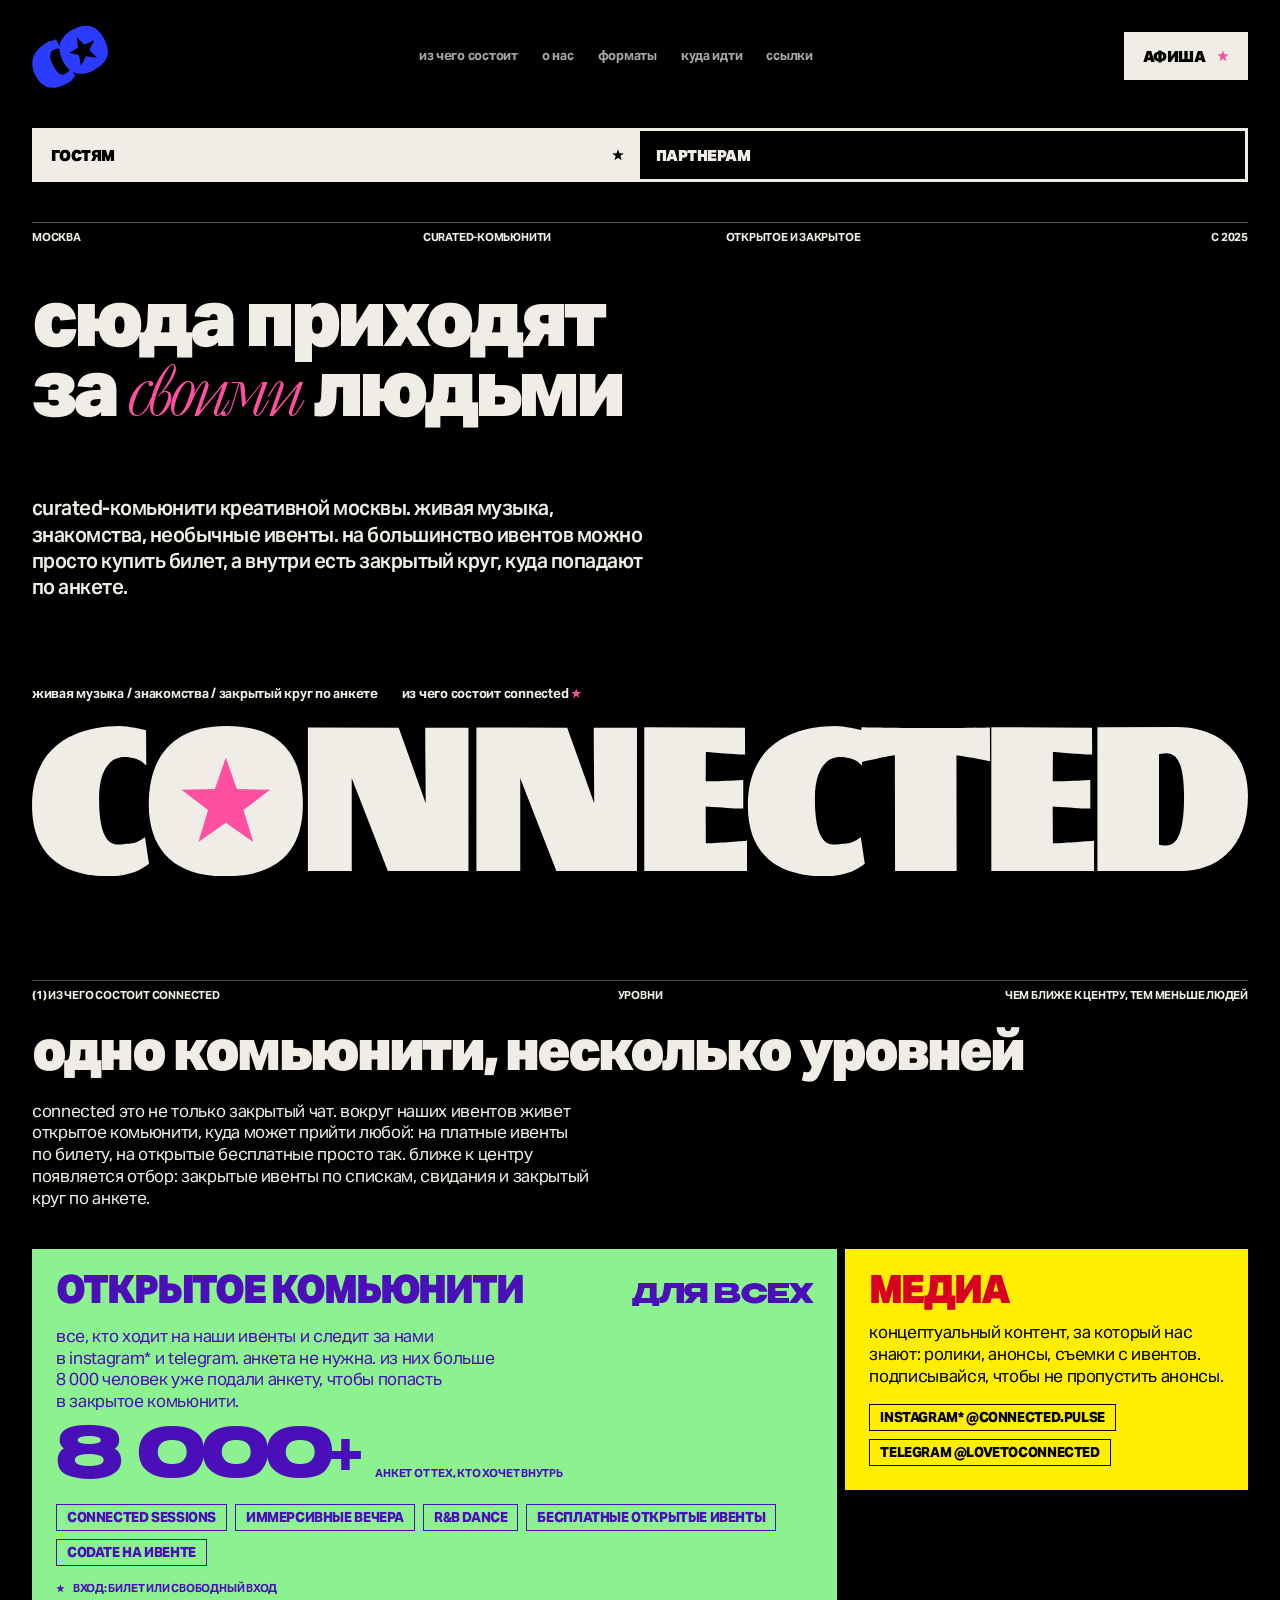
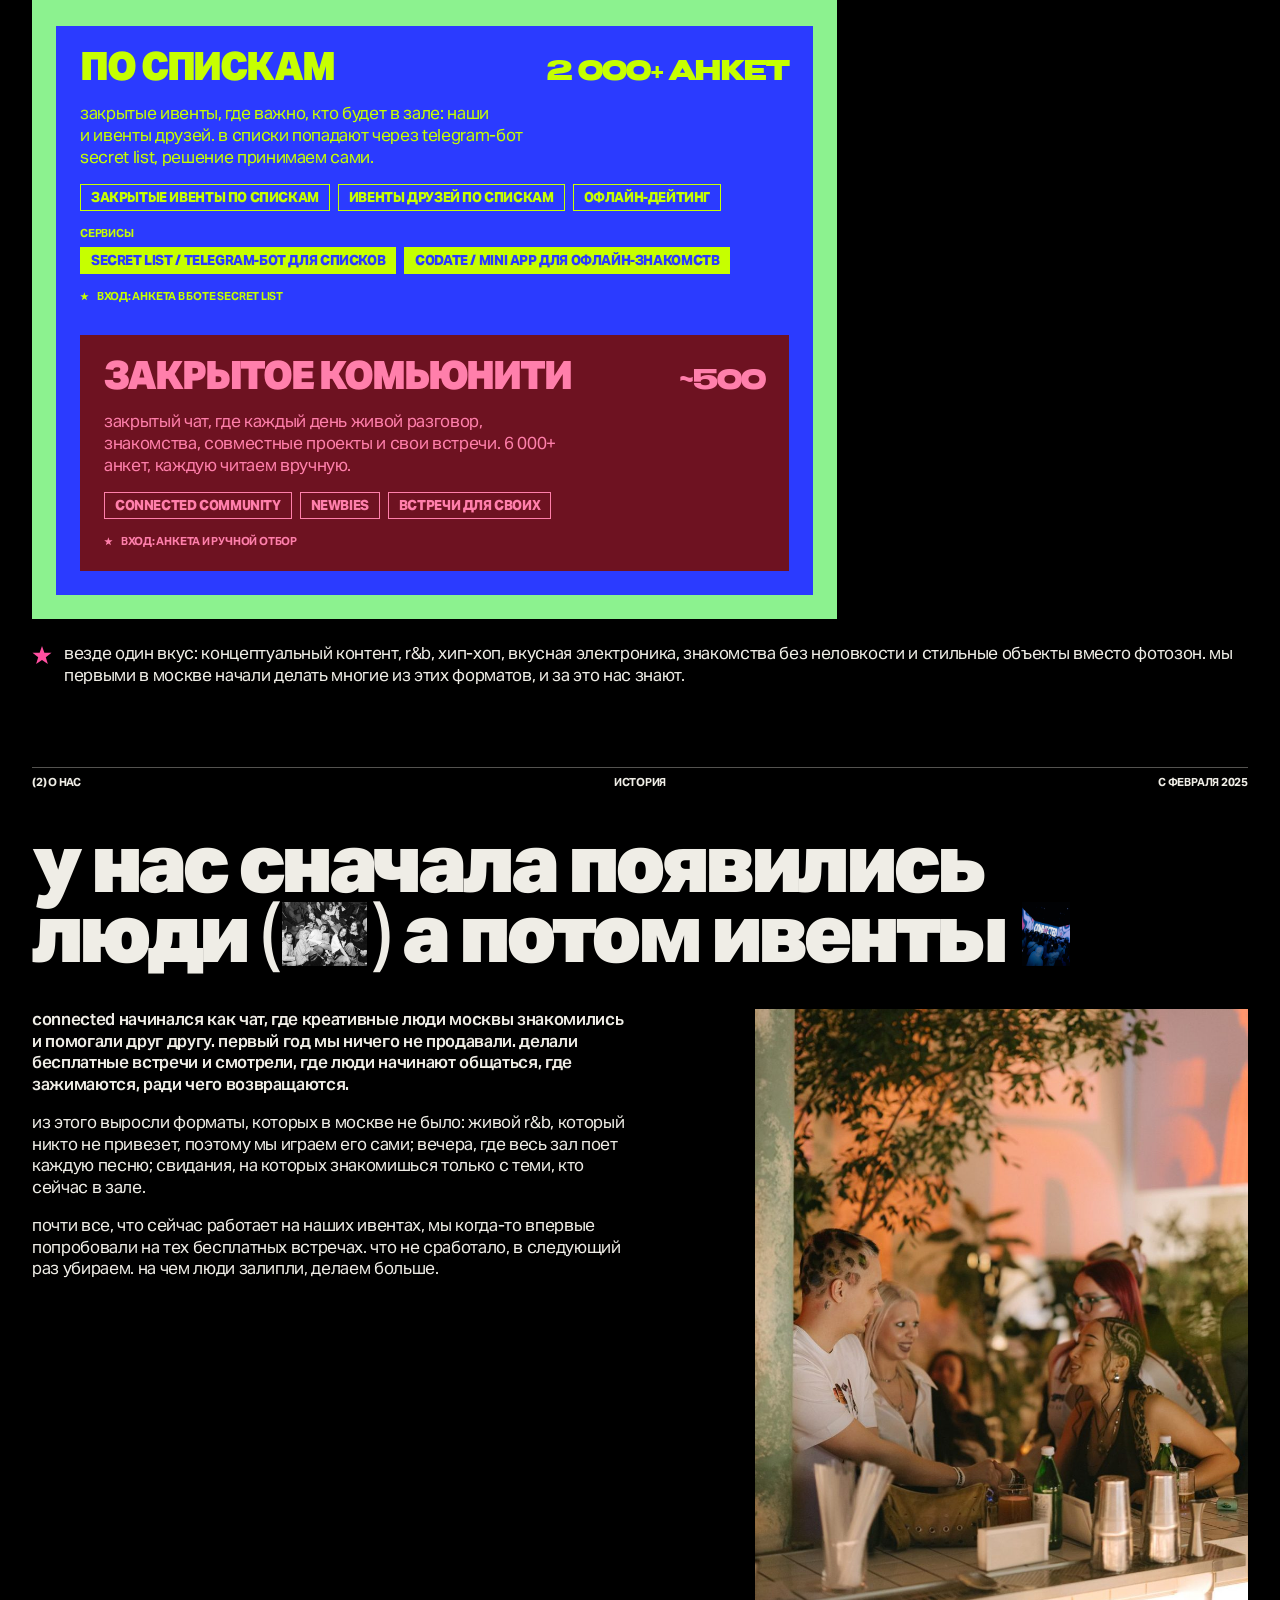
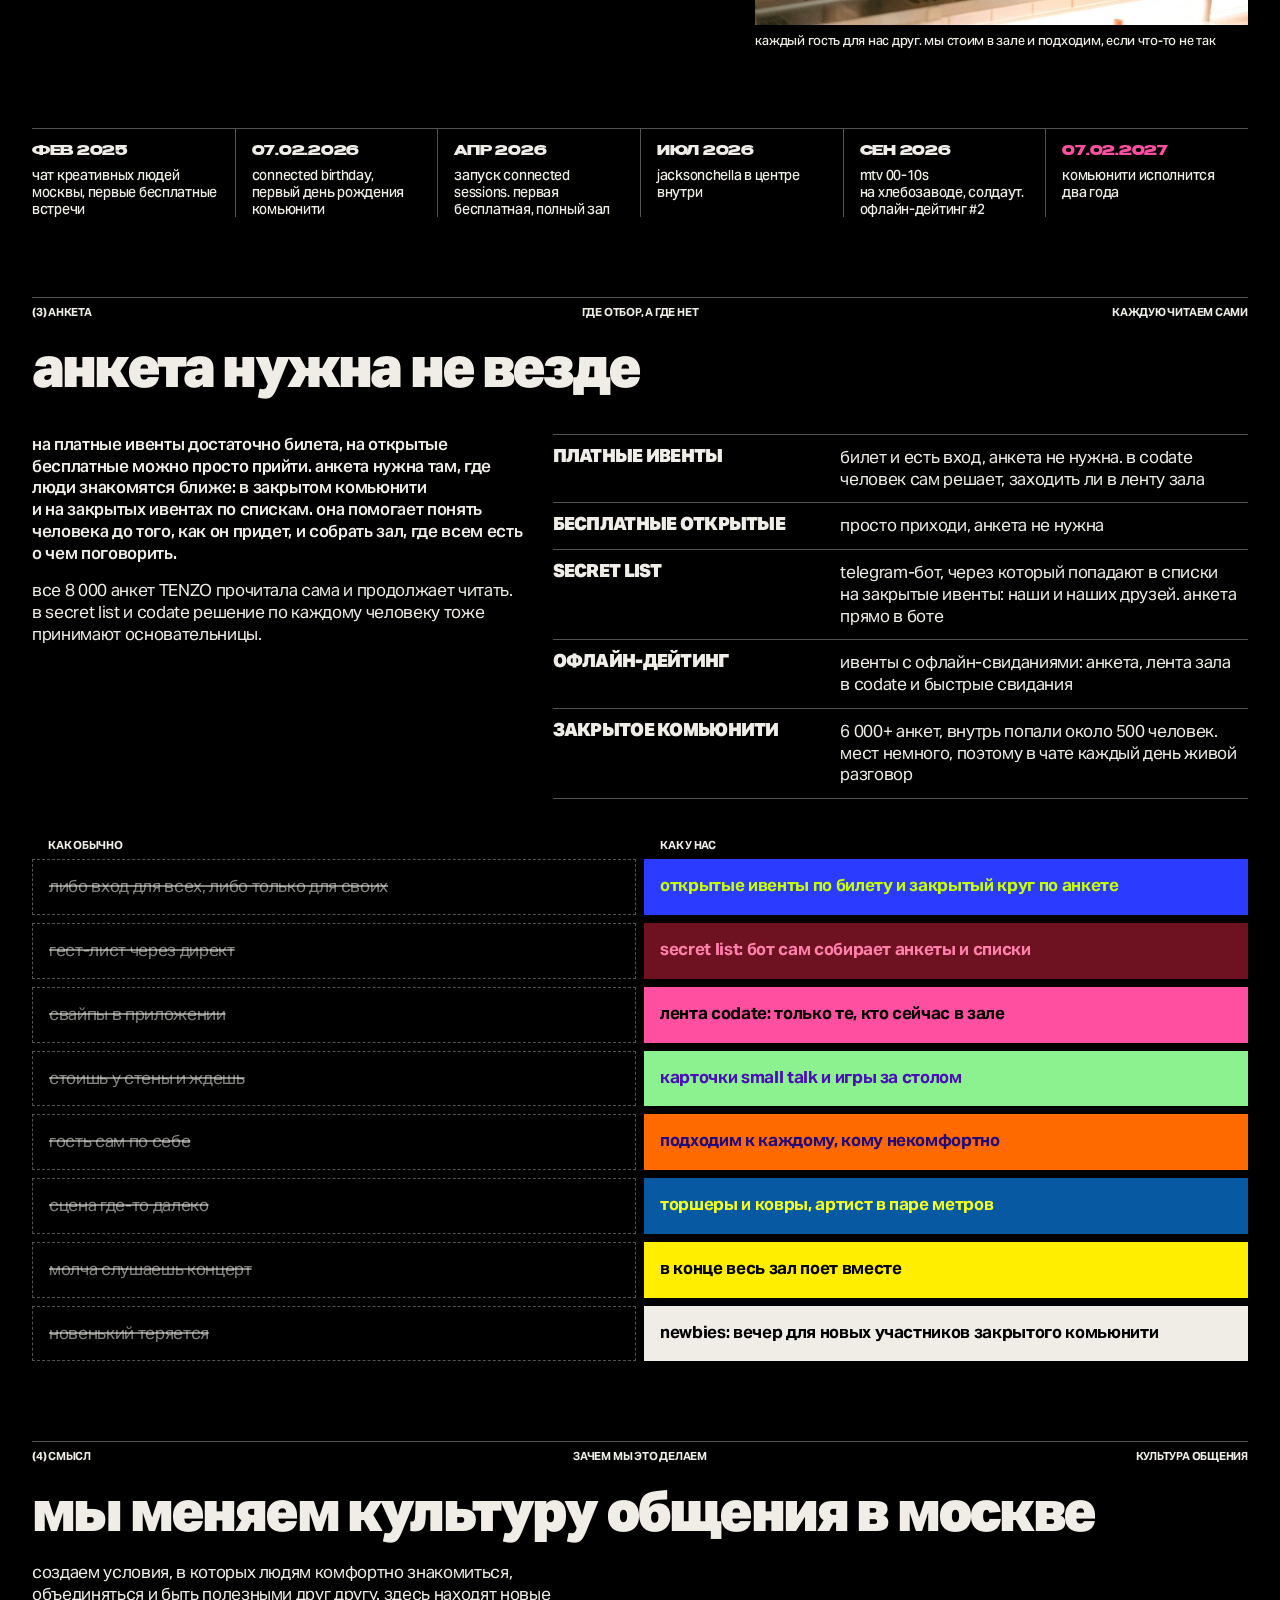
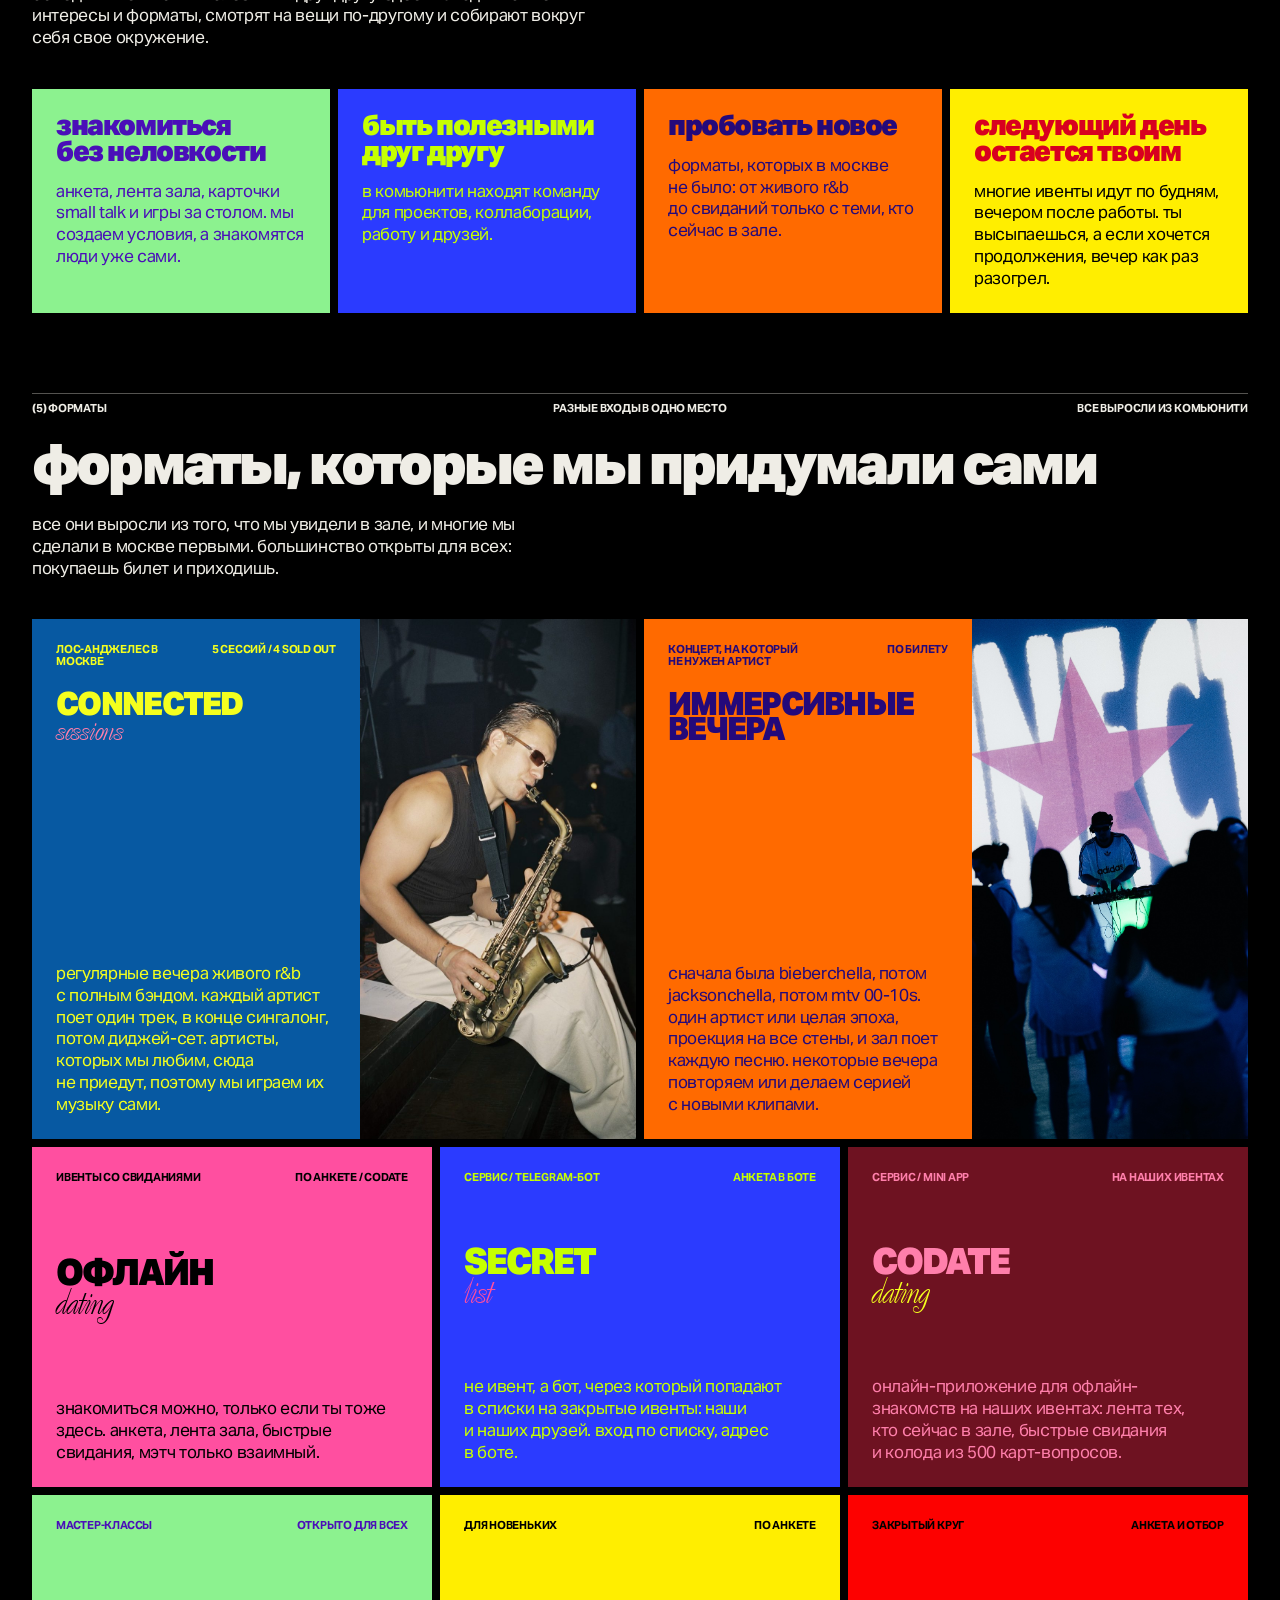
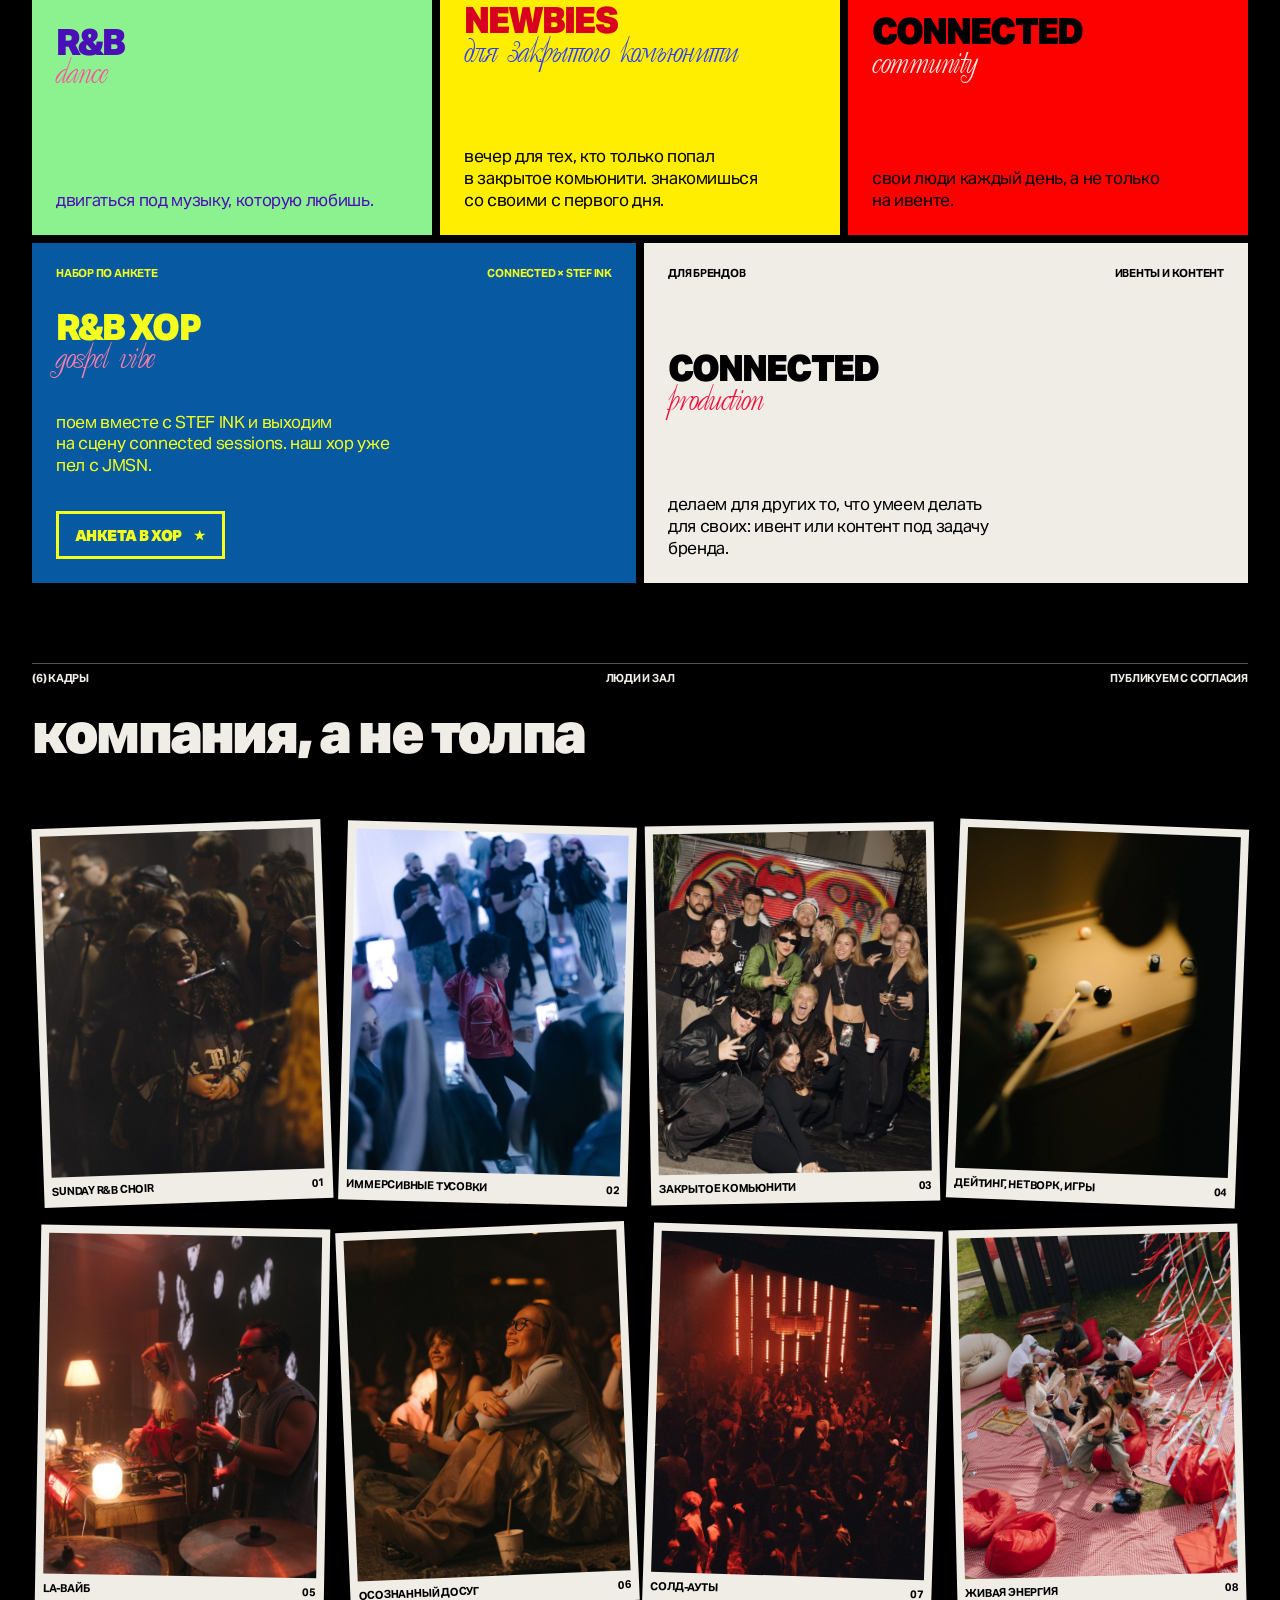
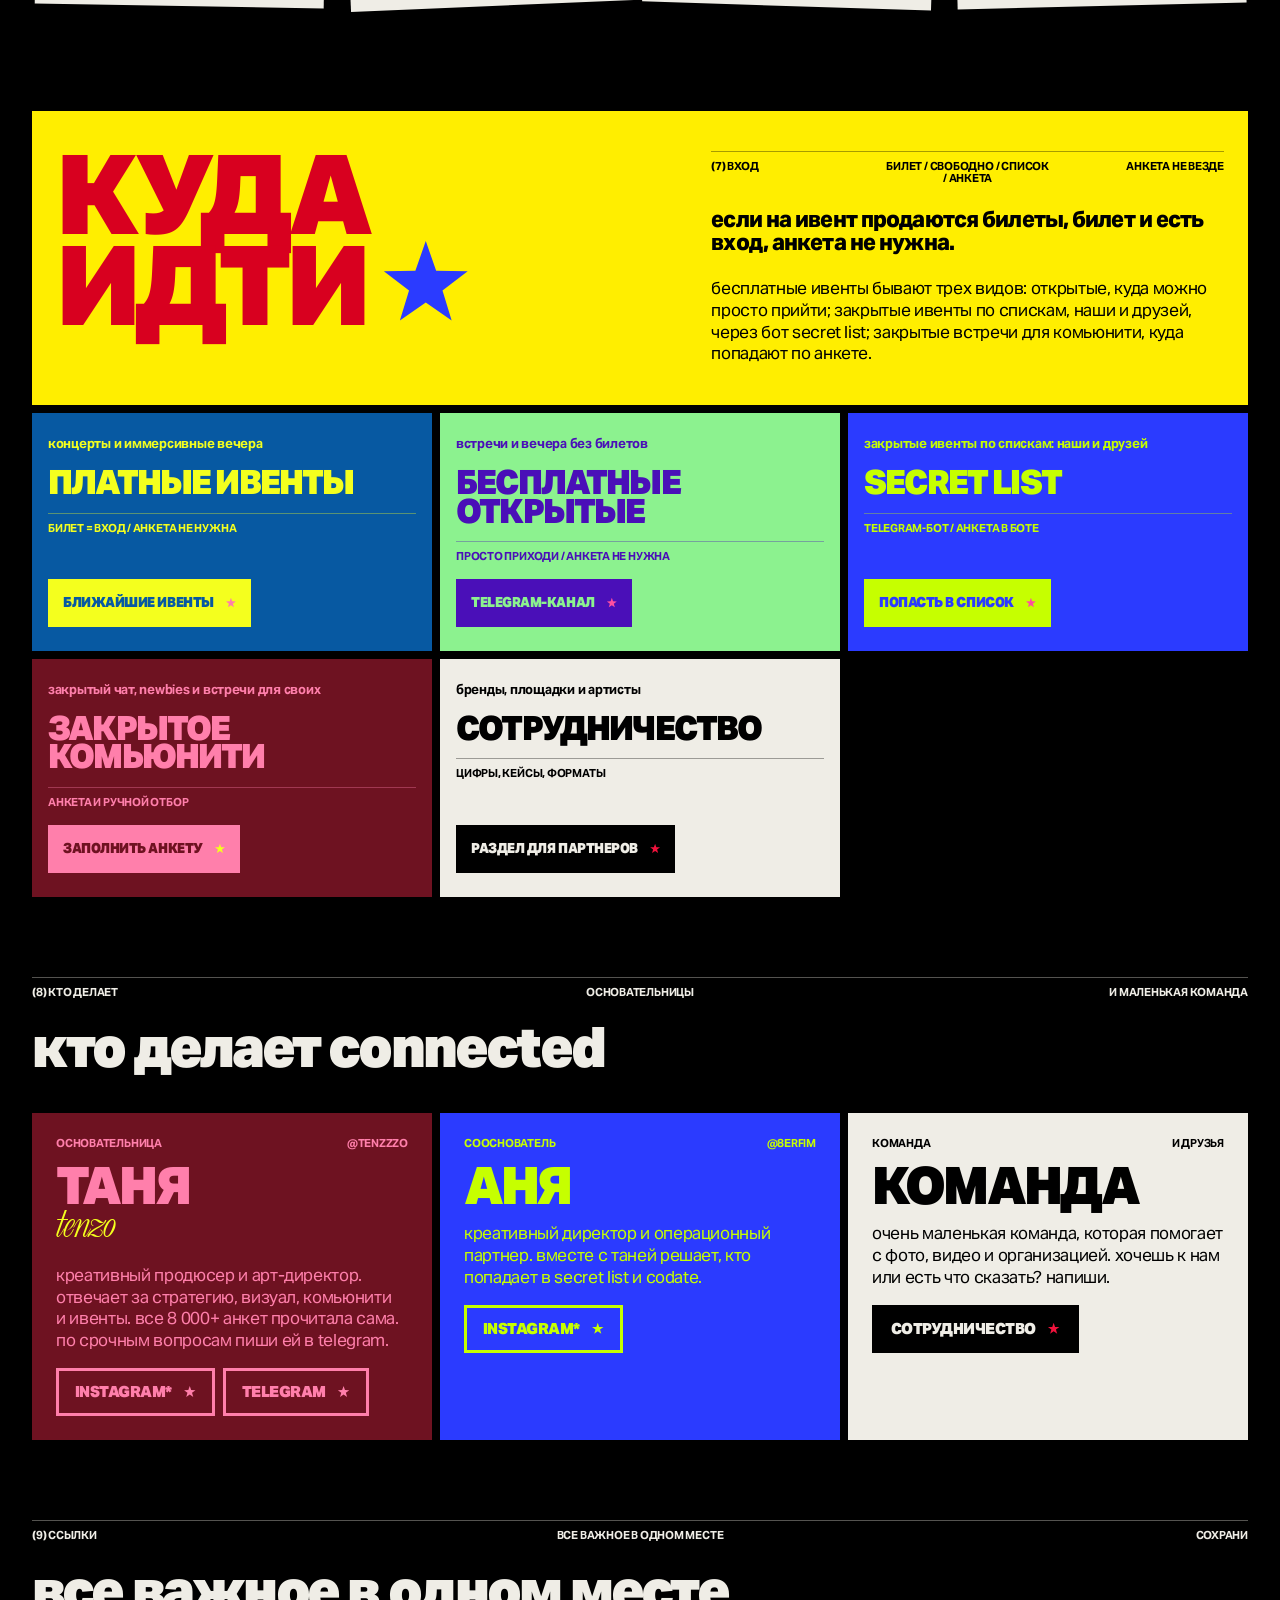
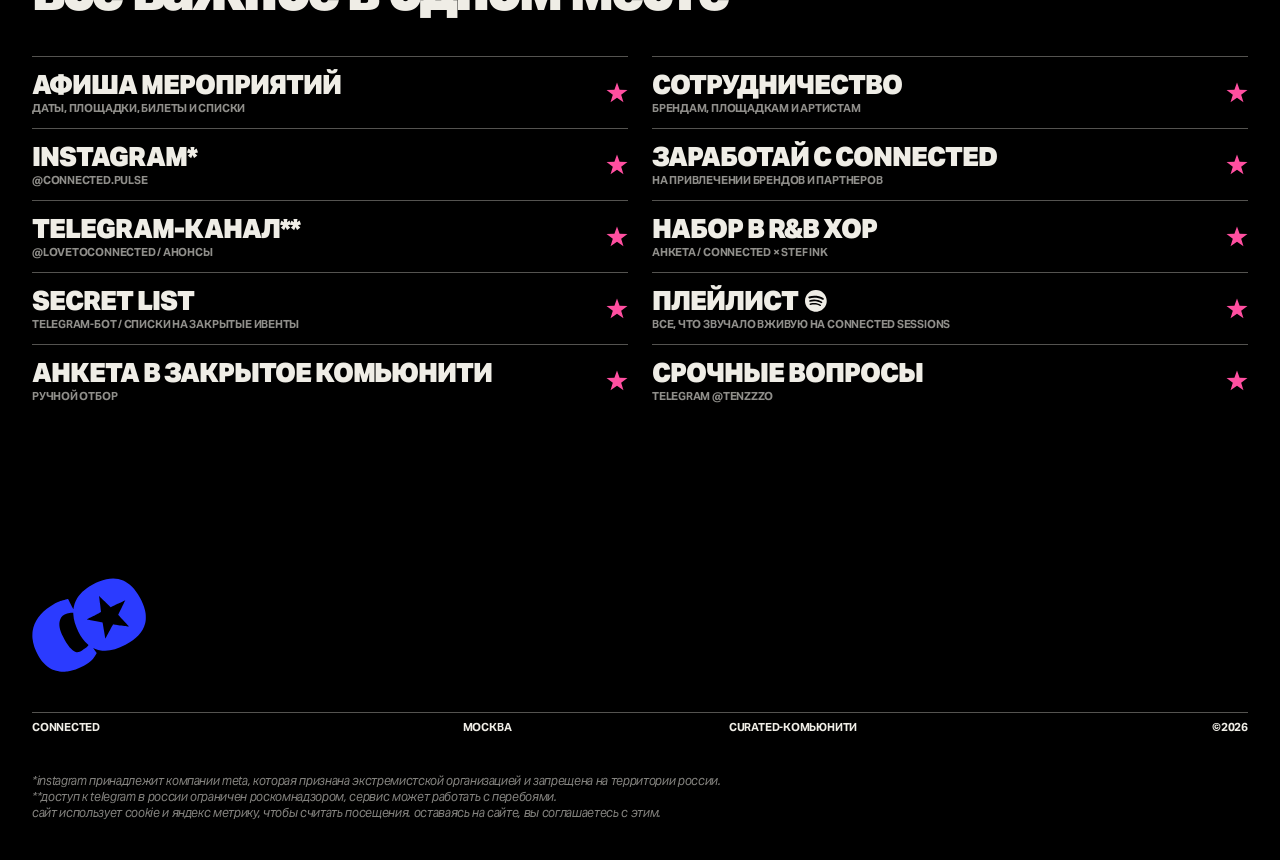
<file: index.html>
<!doctype html>
<html lang="ru">
<head>
<meta charset="utf-8">
<meta name="viewport" content="width=device-width, initial-scale=1, viewport-fit=cover">
<meta property="og:site_name" content="CONNECTED">
<meta property="og:type" content="website">
<meta property="og:url" content="https://connected.tenzzzo.com/">
<meta property="og:title" content="CONNECTED">
<meta property="og:description" content="curated-комьюнити креативной москвы: живая музыка, знакомства, необычные ивенты">
<meta property="og:image" content="https://connected.tenzzzo.com/img/og/co.jpg">
<meta property="og:image:width" content="1080">
<meta property="og:image:height" content="1080">
<meta name="twitter:card" content="summary_large_image">
<meta name="cx-build" content="55468433f400b40d7dda0fd6db49c3d4ef2f28c4">
<link rel="preload" href="fonts/aktiv-400.woff2" as="font" type="font/woff2" crossorigin>
<link rel="preload" href="fonts/aktiv-400i.woff2" as="font" type="font/woff2" crossorigin>
<link rel="preload" href="fonts/aktiv-500.woff2" as="font" type="font/woff2" crossorigin>
<link rel="preload" href="fonts/aktiv-600.woff2" as="font" type="font/woff2" crossorigin>
<link rel="preload" href="fonts/aktiv-700.woff2" as="font" type="font/woff2" crossorigin>
<link rel="preload" href="fonts/aktiv-800.woff2" as="font" type="font/woff2" crossorigin>
<link rel="preload" href="fonts/aktiv-900.woff2" as="font" type="font/woff2" crossorigin>
<link rel="preload" href="fonts/benzin-800.woff2" as="font" type="font/woff2" crossorigin>
<link rel="preload" href="fonts/frisans.woff2" as="font" type="font/woff2" crossorigin>
<link rel="preload" href="fonts/tygra.woff2" as="font" type="font/woff2" crossorigin>
<title>CONNECTED</title>
<meta name="description" content="закрытое комьюнити креативной москвы. живые r&amp;b-концерты с полным бэндом, иммерсивные вечера, офлайн-свидания и тусовки по списку. вход по анкете">
<link rel="icon" href="logo/star-yellow.svg?v=bc19c5d7">
<style>
@font-face{font-family:"Aktiv Grotesk";src:url("fonts/aktiv-400.woff2") format("woff2");font-weight:400;font-display:block}
@font-face{font-family:"Aktiv Grotesk";src:url("fonts/aktiv-400i.woff2") format("woff2");font-weight:400;font-style:italic;font-display:block}
@font-face{font-family:"Aktiv Grotesk";src:url("fonts/aktiv-500.woff2") format("woff2");font-weight:500;font-display:block}
@font-face{font-family:"Aktiv Grotesk";src:url("fonts/aktiv-600.woff2") format("woff2");font-weight:600;font-display:block}
@font-face{font-family:"Aktiv Grotesk";src:url("fonts/aktiv-700.woff2") format("woff2");font-weight:700;font-display:block}
@font-face{font-family:"Aktiv Grotesk";src:url("fonts/aktiv-800.woff2") format("woff2");font-weight:800;font-display:block}
@font-face{font-family:"Aktiv Grotesk";src:url("fonts/aktiv-900.woff2") format("woff2");font-weight:900;font-display:block}
@font-face{font-family:Frisans;src:url("fonts/frisans.woff2") format("woff2");font-weight:900;font-display:block}
@font-face{font-family:Benzin;src:url("fonts/benzin-800.woff2") format("woff2");font-weight:800;font-display:block}
@font-face{font-family:Tygra;src:url("fonts/tygra.woff2") format("woff2");font-weight:400;font-display:block}

/* сайт по дизайн-системе connected: черное поле, воздух, цвет приходит блоками-парами */
:root{
  color-scheme:dark;
  --c-black:#000;--c-paper:#efede6;--c-cherry:#6e1221;--c-red:#f0123c;--c-scarlet:#d8001f;--c-signal:#fd0100;
  --c-flossy:#ff7fab;--c-hotpink:#ff4fa0;--c-orange:#ff6a00;--c-yellow:#ffee00;--c-mellow:#f4ff1e;--c-lime:#c6ff00;
  --c-mint:#8cf28f;--c-electric:#2b3bff;--c-vinyl:#0759a2;--c-violet:#4a0fb8;--c-indigo:#24097a;
  --field:var(--c-black);--ink:var(--c-paper);--display:var(--c-paper);--spark:var(--c-hotpink);--line:rgba(239,237,230,.35);
  --font-grotesk:"Aktiv Grotesk","Helvetica Neue",Arial,sans-serif;
  --font-mark:Frisans,"Aktiv Grotesk",Arial,sans-serif;
  --font-wide:Benzin,"Aktiv Grotesk",sans-serif;
  --font-script:Tygra,"Aktiv Grotesk",serif;
  --space-1:4px;--space-2:8px;--space-3:12px;--space-4:16px;--space-6:24px;--space-10:40px;--space-20:80px;--space-40:160px;
  --stroke-rule:1.5px;--stroke-frame:3px;--radius-card:14px;
  --gutter:clamp(16px,3vw,32px);
}
[data-theme="paper"]{--field:var(--c-paper);--ink:var(--c-black);--display:var(--c-black);--spark:var(--c-red);--line:rgba(0,0,0,.35)}
[data-theme="orange"]{--field:var(--c-orange);--ink:var(--c-indigo);--display:var(--c-indigo);--spark:var(--c-mint);--line:rgba(36,9,122,.35)}
[data-theme="mint"]{--field:var(--c-mint);--ink:var(--c-violet);--display:var(--c-violet);--spark:var(--c-hotpink);--line:rgba(74,15,184,.35)}
[data-theme="electric"]{--field:var(--c-electric);--ink:var(--c-lime);--display:var(--c-lime);--spark:var(--c-hotpink);--line:rgba(198,255,0,.35)}
[data-theme="vinyl"]{--field:var(--c-vinyl);--ink:var(--c-mellow);--display:var(--c-mellow);--spark:var(--c-flossy);--line:rgba(244,255,30,.35)}
[data-theme="cherry"]{--field:var(--c-cherry);--ink:var(--c-flossy);--display:var(--c-flossy);--spark:var(--c-mellow);--line:rgba(255,127,171,.35)}
[data-theme="yellow"]{--field:var(--c-yellow);--ink:var(--c-black);--display:var(--c-scarlet);--spark:var(--c-electric);--line:rgba(0,0,0,.35)}
[data-theme="signal"]{--field:var(--c-signal);--ink:var(--c-black);--display:var(--c-black);--spark:var(--c-paper);--line:rgba(0,0,0,.35)}
.pair-codate{--field:var(--c-hotpink);--ink:var(--c-black);--display:var(--c-black);--spark:var(--c-black);--line:rgba(0,0,0,.35)}

*,*::before,*::after{box-sizing:border-box}
html{scroll-behavior:smooth;-webkit-text-size-adjust:100%}
body{margin:0;background:var(--c-black);color:var(--c-paper);font:400 17px/1.28 var(--font-grotesk);letter-spacing:-.02em;-webkit-font-smoothing:antialiased;overflow-x:hidden}
img{display:block;max-width:100%}
a{color:inherit}
p{margin:0}
h1,h2,h3{margin:0;font-weight:900;text-wrap:balance}
:focus-visible{outline:var(--stroke-frame) solid var(--ink);outline-offset:3px}
.wrap{max-width:1320px;margin:0 auto;padding-inline:var(--gutter)}
.block{background:var(--field);color:var(--ink)}

/* звезда: единственный знак */
.star{display:inline-block;width:.8em;height:.8em;vertical-align:-.02em;flex:none;background:var(--spark);clip-path:polygon(50% 2.5%,61.8% 36.3%,97.6% 37%,69% 58.7%,79.4% 93%,50% 72.5%,20.6% 93%,31% 58.7%,2.4% 37%,38.2% 36.3%)}
.star--ink{background:var(--ink)}
.starcut{clip-path:polygon(50% 2.5%,61.8% 36.3%,97.6% 37%,69% 58.7%,79.4% 93%,50% 72.5%,20.6% 93%,31% 58.7%,2.4% 37%,38.2% 36.3%)}

/* мета-ряд */
.rail{display:grid;grid-template-columns:repeat(var(--cols,4),minmax(0,1fr));gap:var(--space-2);font:700 11px/1.1 var(--font-grotesk);letter-spacing:-.02em;text-transform:uppercase;color:var(--ink)}
.rail>:nth-child(n+2){text-align:center}
.rail>:last-child{text-align:right}
.rail--ruled{border-top:var(--stroke-rule) solid var(--line);padding-top:var(--space-2)}

/* кнопка */
.btn{display:inline-flex;align-items:center;justify-content:space-between;gap:var(--space-3);min-height:48px;padding:0 var(--space-4);border:var(--stroke-frame) solid var(--ink);background:var(--ink);color:var(--field);font:900 15px/1 var(--font-grotesk);letter-spacing:-.035em;text-transform:uppercase;text-decoration:none;white-space:nowrap;transition:transform .15s ease}
.btn:hover{transform:rotate(-1deg)}
.btn--line{background:transparent;color:var(--ink)}
.btn--line .star{background:var(--ink)}

.headline{font:900 clamp(30px,4.4vw,56px)/.92 var(--font-grotesk);letter-spacing:-.05em;color:var(--display)}
.stack{font:900 clamp(44px,8vw,112px)/.82 var(--font-grotesk);letter-spacing:-.055em;text-transform:uppercase;color:var(--display)}
.title{font:800 22px/1.05 var(--font-grotesk);letter-spacing:-.04em}
.small{font:500 13px/1.2 var(--font-grotesk);letter-spacing:-.02em}
.script{font-family:var(--font-script);font-weight:400;letter-spacing:-.04em;color:var(--spark);text-transform:none}

/* ---------- первый экран ---------- */
.hero{display:grid;grid-template-rows:auto auto auto 1fr auto;gap:var(--space-10);min-height:min(100svh,940px);padding-block:var(--space-6) var(--space-6)}
.nav{display:flex;align-items:center;justify-content:space-between;gap:var(--space-6);font:700 13px/1.1 var(--font-grotesk);letter-spacing:-.02em}
.nav__home img{display:block;height:64px;width:auto}
.nav__home{font-weight:600;font-size:17px;letter-spacing:-.075em;text-decoration:none}
.nav__list{display:flex;gap:var(--space-6);list-style:none;margin:0;padding:0}
.nav__list a{text-decoration:none;opacity:.7}
.nav__list a:hover{opacity:1}
.nav__menu{display:none;align-items:center;min-height:48px;padding:0 var(--space-4);border:var(--stroke-frame) solid var(--ink);background:transparent;color:var(--ink);font:900 14px/1 var(--font-grotesk);text-transform:uppercase;letter-spacing:-.02em;cursor:pointer}
.hero__lead{max-width:15ch;font:900 clamp(34px,6.2vw,84px)/.88 var(--font-grotesk);letter-spacing:-.055em}
.hero__lead .script{font-size:1.14em;line-height:.6}
.hero__intro{display:grid;gap:var(--space-6)}
.hero__sub{max-width:52ch;font:600 clamp(17px,1.6vw,21px)/1.28 var(--font-grotesk);letter-spacing:-.025em}
.hero__bottom{display:grid;gap:var(--space-6)}
.hero__next{display:flex;flex-wrap:wrap;align-items:baseline;gap:var(--space-2) var(--space-6);font:700 13px/1.1 var(--font-grotesk);letter-spacing:-.02em}
.hero__next a{text-decoration:none}
.mark{display:block;width:100%;height:auto}

/* ---------- проект ---------- */
.section{padding-block:var(--space-20)}
.section__head{display:grid;gap:var(--space-6);margin-bottom:var(--space-10)}
.about{display:grid;grid-template-columns:repeat(12,minmax(0,1fr));gap:var(--space-10) var(--space-6);align-items:start}
.about__title{grid-column:1/-1;font:900 clamp(36px,6.4vw,92px)/.86 var(--font-grotesk);letter-spacing:-.055em}
.inline-photo{display:inline-block;height:.78em;aspect-ratio:4/3;vertical-align:-.04em;margin-inline:.06em;object-fit:cover}
.inline-photo--tall{aspect-ratio:3/4}
.paren{font-weight:400}
.about__text{grid-column:1/span 6;display:grid;gap:var(--space-4);max-width:60ch}
.about__text p:first-child{font-weight:600}
.about__photo{grid-column:8/-1;display:grid;gap:var(--space-2)}
.about__photo img{width:100%;aspect-ratio:4/5;object-fit:cover}
.quote{grid-column:1/-1;display:grid;grid-template-columns:auto 1fr;gap:var(--space-4);align-items:start;padding-top:var(--space-6);border-top:var(--stroke-rule) solid var(--line)}
.quote .star{width:28px;height:28px;margin-top:4px}
.quote p{font:900 clamp(24px,3vw,40px)/.98 var(--font-grotesk);letter-spacing:-.05em;max-width:24ch}
.quote small{display:block;margin-top:var(--space-3);font:400 italic 15px/1.2 var(--font-grotesk);opacity:.7}

.facts{display:grid;grid-template-columns:repeat(4,minmax(0,1fr));border-top:var(--stroke-rule) solid var(--line);margin-top:var(--space-20)}
.fact{padding:var(--space-4) var(--space-4) 0 0;display:grid;gap:var(--space-2);align-content:start}
.fact+.fact{padding-left:var(--space-4);border-left:var(--stroke-rule) solid var(--line)}
.fact b{white-space:nowrap;font:800 clamp(24px,4vw,58px)/.9 var(--font-wide);letter-spacing:-.04em;text-transform:uppercase}
.fact span{font:700 11px/1.15 var(--font-grotesk);text-transform:uppercase;letter-spacing:-.02em;opacity:.8}

/* ---------- форматы ---------- */
.formats{display:grid;grid-template-columns:repeat(6,minmax(0,1fr));gap:var(--space-2)}
.fmt{display:grid;grid-auto-rows:auto;align-content:space-between;gap:var(--space-6);padding:var(--space-6);min-height:340px;position:relative;overflow:hidden}
.fmt--big{grid-column:span 3;grid-template-columns:minmax(0,1fr) minmax(0,.9fr);grid-template-rows:auto 1fr auto;min-height:520px}
.fmt--big .fmt__photo{grid-column:2;grid-row:1/-1;margin:calc(var(--space-6)*-1) calc(var(--space-6)*-1) calc(var(--space-6)*-1) 0;height:calc(100% + var(--space-6)*2);width:calc(100% + var(--space-6))}
.fmt--big .fmt__photo img{width:100%;height:100%;object-fit:cover}
.fmt--big .fmt__name{font-size:clamp(26px,2.4vw,40px)}
.fmt--sm{grid-column:span 2}
.fmt__name{overflow-wrap:anywhere;font:900 clamp(28px,2.7vw,42px)/.84 var(--font-grotesk);letter-spacing:-.055em;text-transform:uppercase;color:var(--display)}
.fmt__name .script{display:block;font-size:1.05em;line-height:.9;margin-top:.04em}
.fmt__text{align-self:end;max-width:34ch}
.fmt .btn{justify-self:start}
.fmt .rail{--cols:2}

/* ---------- кейсы ---------- */
.cases{display:grid;gap:var(--space-2)}
.case{display:grid;grid-template-columns:minmax(0,3fr) minmax(0,6fr) minmax(0,3fr);gap:var(--space-6);padding:var(--space-6);align-items:start;position:relative}
.case__date{min-width:0;overflow-wrap:anywhere;font:800 clamp(28px,3.6vw,52px)/.9 var(--font-wide);letter-spacing:-.04em;color:var(--display);text-transform:uppercase}
.case__date small{display:block;margin-top:var(--space-3);font:700 11px/1.1 var(--font-grotesk);text-transform:uppercase;letter-spacing:-.02em;color:var(--ink)}
.case__title{min-width:0;overflow-wrap:anywhere;font:900 clamp(34px,4.6vw,72px)/.84 var(--font-grotesk);letter-spacing:-.055em;text-transform:uppercase;color:var(--display)}
.case__text{display:grid;gap:var(--space-4);align-content:space-between;height:100%}
.badge{position:relative;display:grid;place-items:center;width:112px;aspect-ratio:1;background:var(--spark);color:var(--c-black);font:900 13px/.9 var(--font-grotesk);letter-spacing:-.03em;text-transform:uppercase;text-align:center;clip-path:polygon(50% 2.5%,61.8% 36.3%,97.6% 37%,69% 58.7%,79.4% 93%,50% 72.5%,20.6% 93%,31% 58.7%,2.4% 37%,38.2% 36.3%);transform:rotate(-12deg)}
.badge span{transform:translateY(14%)}

.sessions{grid-column:1/-1;list-style:none;margin:0;padding:0;display:grid;grid-template-columns:repeat(5,minmax(0,1fr));gap:var(--space-2)}
.sessions li{display:grid;gap:var(--space-1);padding:var(--space-3);border:var(--stroke-rule) solid var(--line);min-width:0}
.sessions li.is-sold{border-color:var(--ink)}
.sessions b{font:800 clamp(22px,2.4vw,34px)/.9 var(--font-wide);letter-spacing:-.04em;color:var(--display);text-transform:uppercase}
.sessions span{font:600 13px/1.15 var(--font-grotesk);letter-spacing:-.02em}
.sessions em{font:700 11px/1.1 var(--font-grotesk);font-style:normal;text-transform:uppercase;letter-spacing:-.02em}
@media (max-width:720px){.sessions{grid-template-columns:repeat(2,minmax(0,1fr))}.sessions li:last-child{grid-column:1/-1}}

/* ---------- коллаборации ---------- */
.brands{display:flex;flex-wrap:wrap;gap:var(--space-2);margin-bottom:var(--space-10)}
.brands--wall{margin-bottom:0;gap:var(--space-3)}
.brands--wall span{font-size:clamp(22px,3.4vw,48px);padding:var(--space-3) var(--space-6)}
.brands span{min-width:0;overflow-wrap:anywhere;padding:var(--space-3) var(--space-4);background:var(--field);color:var(--ink);font:900 clamp(18px,2.2vw,30px)/1 var(--font-grotesk);letter-spacing:-.045em;text-transform:uppercase}
.brands span:nth-child(odd){transform:rotate(-1.2deg)}
.brands span:nth-child(even){transform:rotate(1deg)}
.collabs{list-style:none;margin:0;padding:0;display:grid}
.collab{display:grid;grid-template-columns:minmax(0,2fr) minmax(0,5fr) minmax(0,4fr) minmax(0,2fr);gap:var(--space-6);align-items:baseline;padding-block:var(--space-4);border-top:var(--stroke-rule) solid var(--line);transition:background .2s ease}
.collab:last-child{border-bottom:var(--stroke-rule) solid var(--line)}
.collab__date{font:800 clamp(14px,1.4vw,18px)/1 var(--font-wide);letter-spacing:-.03em;text-transform:uppercase}
.collab__venue{font:900 clamp(30px,4.4vw,64px)/.84 var(--font-grotesk);letter-spacing:-.055em;text-transform:uppercase}
.collab__with{font:400 clamp(28px,3.4vw,48px)/.9 var(--font-script);letter-spacing:-.04em;color:var(--spark)}
.collab__with .x{font-family:var(--font-grotesk);font-weight:500;font-size:.7em}
.collab__type{font:700 11px/1.15 var(--font-grotesk);letter-spacing:-.02em;text-transform:uppercase;text-align:right;opacity:.8}

/* ---------- кадры ---------- */
.frames{overflow:visible;padding-inline:6px;display:grid;grid-template-columns:repeat(4,minmax(0,1fr));gap:var(--space-6) var(--space-4);padding-block:var(--space-6)}
.frame{margin:0;background:var(--c-paper);padding:8px 8px 10px;color:var(--c-black);transform:rotate(var(--r,0deg));transition:transform .2s ease}
.frame:hover{transform:rotate(0) scale(1.02)}
.frame img{width:100%;aspect-ratio:4/5;object-fit:cover}
.frame figcaption{margin-top:8px;font:700 11px/1.1 var(--font-grotesk);text-transform:uppercase;letter-spacing:-.02em;display:flex;justify-content:space-between;gap:var(--space-2)}

/* ---------- афиша ---------- */
.next{display:grid;grid-template-columns:minmax(0,1.2fr) minmax(0,1fr);gap:var(--space-10);padding:var(--space-10) var(--space-6)}
.next__stack{font:900 clamp(48px,8.6vw,128px)/.8 var(--font-grotesk);letter-spacing:-.055em;text-transform:uppercase;color:var(--display)}
.next__side{display:grid;gap:var(--space-6);align-content:end}
.next__actions{display:flex;flex-wrap:wrap;gap:var(--space-3)}

/* ---------- партнерам ---------- */
.partners{display:grid;grid-template-columns:minmax(0,1fr) minmax(0,1fr);gap:var(--space-10);padding:var(--space-10) var(--space-6)}
.partners__list{display:grid;gap:0;list-style:none;margin:0;padding:0}
.partners__list li{display:grid;grid-template-columns:auto 1fr;gap:var(--space-3);padding-block:var(--space-3);border-top:var(--stroke-rule) solid var(--line)}
.partners__list li b{font-weight:800}
.partners__list .star{margin-top:3px}

/* ---------- ссылки и команда ---------- */
.links--big{grid-template-columns:repeat(2,minmax(0,1fr));grid-template-rows:repeat(5,auto);grid-auto-flow:column}
.links__wide{grid-column:1/-1}
.links--big a,.links__soon{min-height:72px}
.links__soon{display:flex;justify-content:space-between;align-items:center;gap:var(--space-3);padding-block:var(--space-3);border-top:var(--stroke-rule) solid var(--line);font:900 clamp(18px,2vw,26px)/1 var(--font-grotesk);letter-spacing:-.04em;text-transform:uppercase;opacity:.45}
.links__soon small{display:block;margin-top:4px;font:700 11px/1.1 var(--font-grotesk);letter-spacing:-.02em}
.links__soon .star{width:22px;height:22px}
.team{display:grid;grid-template-columns:repeat(3,minmax(0,1fr));gap:var(--space-2)}
.person{display:grid;gap:var(--space-4);align-content:start;padding:var(--space-6);min-width:0}
.person__name{overflow-wrap:break-word;font:900 clamp(36px,4vw,64px)/.82 var(--font-grotesk);letter-spacing:-.055em;text-transform:uppercase;color:var(--display)}
.person__name .script{display:block;font-size:.9em;line-height:.9;text-transform:none}
.person .btn{justify-self:start}
.person__btns{display:flex;flex-wrap:wrap;gap:var(--space-2)}

/* ---------- подвал ---------- */
.footer{padding-block:var(--space-20) var(--space-10);display:grid;gap:var(--space-10)}
.footer__grid{display:flex;flex-wrap:wrap;align-items:center;gap:var(--space-4)}
.footer__co{height:96px;width:auto}
.links{display:grid;grid-template-columns:repeat(2,minmax(0,1fr));gap:0 var(--space-6);list-style:none;margin:0;padding:0}
.links a{display:flex;justify-content:space-between;align-items:center;gap:var(--space-3);padding-block:var(--space-3);border-top:var(--stroke-rule) solid var(--line);text-decoration:none;font:900 clamp(18px,2vw,26px)/1 var(--font-grotesk);letter-spacing:-.04em;text-transform:uppercase}
.spotify{display:inline-block;width:.85em;height:.85em;vertical-align:-.06em;margin-left:.12em}
.links a small{display:block;margin-top:4px;font:700 11px/1.1 var(--font-grotesk);letter-spacing:-.02em;opacity:.6}
.links a .star{width:22px;height:22px;transition:transform .2s ease}
.links a:hover .star{transform:rotate(36deg)}
.footer__sign{margin:0;font:400 clamp(24px,2.6vw,34px)/1 var(--font-script);letter-spacing:-.04em;color:var(--c-paper)}

@media (max-width:980px){
  .fmt--big{grid-column:1/-1}
  .fmt--sm{grid-column:span 3}
  .case{grid-template-columns:minmax(0,1fr) minmax(0,2fr)}
  .collab{grid-template-columns:minmax(0,1fr) minmax(0,3fr);gap:var(--space-2) var(--space-4)}
  .collab__with{grid-column:2}
  .collab__with .x{font-family:var(--font-grotesk);font-weight:500;font-size:.7em}
.collab__type{grid-column:2;text-align:left}
  .case__text{grid-column:1/-1}
  .frames{grid-template-columns:repeat(2,minmax(0,1fr))}
}
@media (max-width:720px){
  .nav__list{display:none}
  .nav{gap:var(--space-3)}
  .nav__menu{display:inline-flex;margin-left:auto}
  /* меню на телефоне: черное поле на весь экран, разделы крупно */
  .nav.is-open .nav__list{display:flex;flex-direction:column;gap:var(--space-2);position:fixed;inset:0;z-index:50;padding:calc(env(safe-area-inset-top,0px) + 96px) var(--space-6) var(--space-10);background:var(--c-black);overflow-y:auto}
  .nav.is-open .nav__list a{display:block;padding:var(--space-2) 0;opacity:1;color:var(--c-paper);font:900 clamp(30px,9vw,44px)/.95 var(--font-grotesk);letter-spacing:-.05em;text-transform:uppercase;border-bottom:var(--stroke-rule) solid rgba(239,237,230,.2)}
  .nav.is-open .nav__menu{position:fixed;z-index:51;top:calc(env(safe-area-inset-top,0px) + var(--space-6));right:var(--space-6);background:var(--c-paper);color:var(--c-black);border-color:var(--c-paper)}
  .hero{min-height:0;gap:var(--space-10)}
  .hero__bottom{margin-top:var(--space-20)}
  .about__text,.about__photo{grid-column:1/-1}
  .facts{grid-template-columns:repeat(2,minmax(0,1fr))}
  .fact:nth-child(3){padding-left:0;border-left:0}
  .fact:nth-child(n+3){padding-top:var(--space-6)}
  .fmt--big{grid-template-columns:1fr;min-height:0}
  /* фото во весь низ карточки, без цветной полоски снизу. снимки вертикальные, поэтому 4:5, а не 4:3: иначе режутся головы */
  .fmt--big .fmt__photo{grid-column:1;grid-row:auto;margin:0 calc(var(--space-6)*-1) calc(var(--space-6)*-1);width:calc(100% + var(--space-6)*2);height:auto}
  .fmt--big .fmt__photo img{aspect-ratio:4/5;object-position:50% 30%}
  .fmt--sm{grid-column:1/-1;min-height:0}
  .case{grid-template-columns:1fr}
  .case .badge{position:absolute;right:var(--space-4);top:var(--space-4);width:88px;font-size:11px}
  .next,.partners{grid-template-columns:1fr}
  .footer__grid{gap:var(--space-3)}
  .links,.links--big,.team{grid-template-columns:1fr}
  .links--big{grid-template-rows:none;grid-auto-flow:row}
}
@media (prefers-reduced-motion:reduce){*{transition:none!important;scroll-behavior:auto!important}}

/* ---------- вехи ---------- */
.miles{list-style:none;margin:var(--space-10) 0 0;padding:0;display:grid;grid-template-columns:repeat(6,minmax(0,1fr));border-top:var(--stroke-rule) solid var(--line)}
.mile{display:grid;gap:var(--space-2);align-content:start;padding:var(--space-4) var(--space-4) 0 0}
.mile+.mile{padding-left:var(--space-4);border-left:var(--stroke-rule) solid var(--line)}
.mile b{font:800 13px/1.05 var(--font-wide);letter-spacing:-.02em;text-transform:uppercase}
.mile span{font:500 14px/1.2 var(--font-grotesk);letter-spacing:-.02em}
.mile--next b{color:var(--spark)}

/* ---------- анкета ---------- */
.form-grid{display:grid;grid-template-columns:minmax(0,5fr) minmax(0,7fr);gap:var(--space-10) var(--space-6);align-items:start}
.route{list-style:none;margin:0;padding:0;display:grid}
.route li{display:grid;grid-template-columns:minmax(0,2fr) minmax(0,3fr);gap:var(--space-4);padding-block:var(--space-3);border-top:var(--stroke-rule) solid var(--line)}
.route li:last-child{border-bottom:var(--stroke-rule) solid var(--line)}
.route b{font:900 18px/1.05 var(--font-grotesk);letter-spacing:-.04em;text-transform:uppercase}
.compare{display:grid;gap:var(--space-2);margin-top:var(--space-10)}
.compare__row{display:grid;grid-template-columns:minmax(0,1fr) minmax(0,1fr);gap:var(--space-2)}
.compare__row>*{padding:var(--space-4)}
.compare__was{border:var(--stroke-rule) dashed var(--line);color:rgba(239,237,230,.55);text-decoration:line-through;text-decoration-thickness:1.5px}
.compare__now{font-weight:700}
.compare__head{font:700 11px/1.1 var(--font-grotesk);text-transform:uppercase;letter-spacing:-.02em}
.compare__head>*{padding-block:0}

/* ---------- аудитория ---------- */
.circles{display:grid;grid-template-columns:repeat(3,minmax(0,1fr));gap:var(--space-2)}
.circle{display:grid;grid-template-rows:auto 1fr auto;gap:var(--space-6);padding:var(--space-6);min-height:300px}
.circle{min-width:0}
.circle b{font:800 clamp(36px,4.4vw,72px)/.9 var(--font-wide);letter-spacing:-.045em;color:var(--display);text-transform:uppercase}
.circle h3{font:900 22px/1.05 var(--font-grotesk);letter-spacing:-.04em;text-transform:uppercase}
.why>*{min-width:0}
.why{display:grid;grid-template-columns:minmax(0,5fr) minmax(0,7fr);gap:var(--space-10) var(--space-6);margin-top:var(--space-20);align-items:start}
.bars{list-style:none;margin:0;padding:0;display:grid;gap:var(--space-3)}
.bars,.bar{min-width:0}
.bar{display:grid;grid-template-columns:minmax(0,11ch) minmax(0,1fr) 3.4em;gap:var(--space-3);align-items:center;font:600 14px/1.1 var(--font-grotesk);letter-spacing:-.02em}
.bar i{display:block;height:22px;width:calc(var(--v) * 2%);background:var(--c-hotpink)}
.bar:first-child i{background:var(--c-yellow)}
.bar em{font:800 13px/1 var(--font-wide);font-style:normal;text-align:right;font-variant-numeric:tabular-nums;text-transform:uppercase}
.who{display:grid;gap:var(--space-4);max-width:52ch}

/* ---------- смысл ---------- */
.thesis{display:grid;grid-template-columns:repeat(4,minmax(0,1fr));gap:var(--space-2)}
.thesis article{padding:var(--space-6);display:grid;gap:var(--space-4);align-content:start}
.thesis h3{font:900 clamp(22px,2.2vw,30px)/.92 var(--font-grotesk);letter-spacing:-.05em;color:var(--display)}

/* ---------- спрос ---------- */
.reels{list-style:none;margin:var(--space-10) 0 0;padding:0;display:grid}
.reel{display:grid;grid-template-columns:minmax(0,7fr) minmax(0,3fr);gap:var(--space-4);align-items:baseline;padding-block:var(--space-3);border-top:var(--stroke-rule) solid var(--line)}
.reel span{font:900 clamp(20px,2.4vw,32px)/1 var(--font-grotesk);letter-spacing:-.045em}
.reel b{font:800 clamp(18px,2vw,28px)/1 var(--font-wide);letter-spacing:-.03em;text-align:right;color:var(--spark);text-transform:uppercase}
.reel small{display:block;font:700 11px/1.1 var(--font-grotesk);text-transform:uppercase;opacity:.7;margin-top:4px}
.stats{display:grid;grid-template-columns:repeat(4,minmax(0,1fr));gap:var(--space-2);margin-top:var(--space-10)}
.stat{padding:var(--space-6) var(--space-4);display:grid;gap:var(--space-3);align-content:start}
.stat{min-width:0}
.stat b{font:800 clamp(24px,3.4vw,50px)/.9 var(--font-wide);letter-spacing:-.04em;color:var(--display);text-transform:uppercase}
.stat span{font:700 11px/1.15 var(--font-grotesk);text-transform:uppercase;letter-spacing:-.02em}

/* ---------- вход ---------- */
.doors{display:grid;grid-template-columns:repeat(3,minmax(0,1fr));gap:var(--space-2);margin-top:var(--space-6)}
.door{display:grid;grid-template-rows:auto 1fr auto;gap:var(--space-6);padding:var(--space-6);min-height:280px}
.door h3{font:900 clamp(28px,3vw,44px)/.86 var(--font-grotesk);letter-spacing:-.055em;text-transform:uppercase;color:var(--display)}
.footnote{font:400 italic 12px/1.3 var(--font-grotesk);opacity:.55}

@media (max-width:980px){
  .miles{grid-template-columns:repeat(3,minmax(0,1fr))}
  .mile:nth-child(4){padding-left:0;border-left:0}
  .mile:nth-child(n+4){padding-top:var(--space-6)}
  .form-grid,.why{grid-template-columns:1fr}
  .thesis{grid-template-columns:repeat(2,minmax(0,1fr))}
  .stats{grid-template-columns:repeat(2,minmax(0,1fr))}
}
@media (max-width:720px){
  .miles{grid-template-columns:repeat(2,minmax(0,1fr))}
  .mile:nth-child(n){padding-left:0;border-left:0;padding-top:var(--space-4)}
  .mile:nth-child(even){padding-left:var(--space-4);border-left:var(--stroke-rule) solid var(--line)}
  .compare__row{grid-template-columns:1fr 1fr}
  .compare__row>*{padding:var(--space-3);font-size:14px}
  .circles,.thesis,.doors{grid-template-columns:1fr}
  .circle,.door{min-height:0}
  .route li{grid-template-columns:1fr;gap:var(--space-1)}
  .bar{grid-template-columns:minmax(0,9ch) minmax(0,1fr) 3.4em}
}
.formats>.fmt--sm:nth-last-child(-n+2){grid-column:span 3}
@media (max-width:720px){.formats>.fmt--sm:nth-last-child(-n+2){grid-column:1/-1}}

/* ---------- карта: из чего состоит connected ---------- */
.map{display:grid;grid-template-columns:minmax(0,8fr) minmax(0,4fr);gap:var(--space-2)}
.level{padding:var(--space-6);display:grid;gap:var(--space-4);align-content:start}
.level .level{margin-top:var(--space-4)}
.level__head{display:flex;flex-wrap:wrap;justify-content:space-between;align-items:baseline;gap:var(--space-2) var(--space-6)}
.level__name{font:900 clamp(26px,3vw,44px)/.86 var(--font-grotesk);letter-spacing:-.055em;text-transform:uppercase;color:var(--display)}
.level__count{font:800 clamp(18px,2vw,28px)/1 var(--font-wide);letter-spacing:-.03em;color:var(--display);white-space:nowrap;text-transform:uppercase}
.level__door{display:inline-flex;align-items:center;gap:var(--space-2);font:700 11px/1.1 var(--font-grotesk);text-transform:uppercase;letter-spacing:-.02em}
.level__door .star{background:var(--ink)}
.level__text{max-width:46ch}
.chips{display:flex;flex-wrap:wrap;gap:var(--space-2);list-style:none;margin:0;padding:0}
.chips li{padding:6px 10px;border:var(--stroke-rule) solid var(--ink);font:800 13px/1 var(--font-grotesk);letter-spacing:-.03em;text-transform:uppercase}
.services{display:grid;gap:var(--space-2)}
.services__label{font:700 11px/1.1 var(--font-grotesk);text-transform:uppercase;letter-spacing:-.02em}
.chips--fill li{background:var(--ink);color:var(--field)}
.map__side{display:grid;gap:var(--space-2);align-content:start}
.map__side .level{height:100%}
.map__note{grid-column:1/-1;display:grid;grid-template-columns:auto 1fr;gap:var(--space-3);align-items:start;padding-top:var(--space-4)}
.map__note .star{width:20px;height:20px;margin-top:2px}

.level__big{display:flex;flex-wrap:wrap;align-items:baseline;gap:var(--space-2) var(--space-4)}
.level__big b{font:800 clamp(40px,5.4vw,80px)/.86 var(--font-wide);letter-spacing:-.045em;color:var(--display);text-transform:uppercase}
.level__big span{font:700 11px/1.15 var(--font-grotesk);text-transform:uppercase;letter-spacing:-.02em}

/* ---------- куда идти ---------- */
.paths{display:grid;grid-template-columns:repeat(3,minmax(0,1fr));gap:var(--space-2);margin-top:var(--space-2)}
.path{display:grid;grid-template-rows:auto auto 1fr auto;gap:var(--space-4);padding:var(--space-6) var(--space-4)}
.path__want{font:700 13px/1.15 var(--font-grotesk);letter-spacing:-.02em}
.path h3{overflow-wrap:break-word;font:900 clamp(24px,2.6vw,38px)/.86 var(--font-grotesk);letter-spacing:-.055em;text-transform:uppercase;color:var(--display)}
.path .btn{justify-self:start;font-size:13px;padding:var(--space-2) var(--space-3);white-space:normal;text-align:left}
.path{min-width:0}
.path__need{font:700 11px/1.15 var(--font-grotesk);text-transform:uppercase;letter-spacing:-.02em;padding-top:var(--space-2);border-top:var(--stroke-rule) solid var(--line)}
@media (max-width:980px){.paths{grid-template-columns:repeat(2,minmax(0,1fr))}}
@media (max-width:720px){.map{grid-template-columns:1fr}.level{padding:var(--space-4)}.paths{grid-template-columns:1fr}}
/* ---------- два раздела: гостям (по умолчанию) и партнерам ---------- */
/* блок с data-for="guests" виден только гостям, data-for="partners" только партнерам, без data-for виден всем */
html:not([data-view="partners"]) [data-for="partners"],html[data-view="partners"] [data-for="guests"]{display:none!important}
/* блок, скрытый в редакторе */
[hidden]{display:none!important}
html[data-view="partners"] #map{padding-top:0}
html[data-view="partners"] .links--big{grid-template-rows:repeat(3,auto)}
.view{display:grid;grid-template-columns:repeat(2,minmax(0,1fr));border:var(--stroke-frame) solid var(--c-paper)}
.view a{display:flex;align-items:center;justify-content:space-between;gap:var(--space-3);min-height:48px;padding:0 var(--space-4);color:var(--c-paper);font:900 15px/1 var(--font-grotesk);letter-spacing:-.035em;text-transform:uppercase;text-decoration:none}
.view a .star{background:var(--c-paper);opacity:0}
.view a[aria-current="page"]{background:var(--c-paper);color:var(--c-black)}
.view a[aria-current="page"] .star{background:var(--c-black);opacity:1}
.view a:not([aria-current="page"]):hover .star{opacity:1}
/* номера разделов считаются сами, по видимым блокам */
main{counter-reset:sec}
.num::before{counter-increment:sec;content:"(" counter(sec) ") "}

/* звезда-приглашение: через 5 секунд выезжает в углу, ведет на пост «ищем партнеров». закрыть: крестик или esc, потом не показывается 5 дней */
.promo{position:fixed;right:clamp(8px,3vw,32px);bottom:clamp(8px,3vw,32px);z-index:60;width:clamp(250px,26vw,330px);aspect-ratio:1;display:none}
.promo.is-on{display:block;animation:promo-in .6s cubic-bezier(.2,1.4,.4,1) both}
.promo{container-type:inline-size;rotate:-8deg}
.promo__star{position:absolute;inset:0;text-decoration:none;background:var(--field);color:var(--ink);transition:transform .2s ease}
.promo__star:hover{transform:scale(1.03)}
/* текст по правилам звезды-бейджа: черный капс, строки разной длины, центр на 55% высоты */
.promo__text{position:absolute;left:0;right:0;top:55%;transform:translateY(-50%);display:grid;gap:1.8cqw;justify-items:center;text-align:center;font-weight:900;text-transform:uppercase;line-height:.9}
.promo__text b{font-size:8cqw;letter-spacing:-.05em}
.promo__text span{font-size:max(3.6cqw,10px);line-height:1.05;letter-spacing:-.03em}
/* знак доллара на тон темнее поля: краска 14% */
.promo__sign{position:absolute;left:0;right:0;top:27.5%;text-align:center;font:900 12cqw/1 var(--font-grotesk);color:rgba(0,0,0,.14);pointer-events:none}
.promo__close{position:absolute;left:50%;top:calc(17% + 5.5cqw);width:max(11cqw,40px);height:max(11cqw,40px);transform:translate(-50%,-50%);display:grid;place-items:center;padding:0;border:0;background:none;color:var(--ink);font:900 9cqw/1 var(--font-grotesk);cursor:pointer}
@keyframes promo-in{from{opacity:0;transform:translateY(40px) rotate(20deg) scale(.6)}to{opacity:1;transform:none}}
@media (prefers-reduced-motion:reduce){.promo.is-on{animation:none}}
/* в редакторе звезда стоит внизу страницы, чтобы можно было править текст */
html[data-cx-editor] .promo{display:block;position:relative;right:auto;bottom:auto;margin:var(--space-10) auto}
</style>
<script>
(function(m,e,t,r,i,k,a){m[i]=m[i]||function(){(m[i].a=m[i].a||[]).push(arguments)};m[i].l=1*new Date();
for(var j=0;j<document.scripts.length;j++){if(document.scripts[j].src===r){return;}}
k=e.createElement(t),a=e.getElementsByTagName(t)[0],k.async=1,k.src=r,a.parentNode.insertBefore(k,a)})
(window,document,'script','https://mc.yandex.ru/metrika/tag.js?id=113656648','ym');
ym(113656648,'init',{ssr:true,webvisor:true,clickmap:true,trackHash:true,trackLinks:true,accurateTrackBounce:true});
// цели: tickets (кнопка билетов), anketa (анкеты, хор, сотрудничество, secret list), telegram (остальные ссылки на t.me),
// event_open (открыли ивент в афише). в параметрах цели: какой ивент или куда ведет ссылка
document.addEventListener('click',function(ev){
  var t=ev.target.closest?ev.target:ev.target.parentNode,ev_=t.closest('.event'),a=t.closest('a[href]');
  var title=ev_&&ev_.querySelector('.event__title');title=title?title.textContent.replace(/\u00ad/g,'').trim():'';
  function goal(g,p){try{ym(113656648,'reachGoal',g,p);}catch(e){}}
  if(!a){if(ev_&&!t.closest('.sheet'))goal('event_open',{event:title});return;}
  var h=a.href;
  if(a.classList.contains('event__buy')||/ticketscloud\./.test(h))goal('tickets',{event:title||h});
  else if(/t\.me\/lovetoconnected\/9|t\.me\/tenzosecretlist_bot|docs\.google\.com\/forms|connected-talents|\/(join|collab|choir)\//.test(h))goal('anketa',{link:h.split('?')[0]});
  else if(/\/\/t\.me\//.test(h))goal('telegram',{link:h.split('?')[0]});
},true);
</script>
<noscript><div><img src="https://mc.yandex.ru/watch/113656648" style="position:absolute;left:-9999px" alt=""></div></noscript>
<script>
document.addEventListener('click',function(ev){
  var a=ev.target.closest&&ev.target.closest('a.nav__back');
  if(!a||ev.metaKey||ev.ctrlKey||ev.shiftKey)return;
  var r=document.referrer;
  if(r&&r.indexOf(location.origin+'/')===0&&r.split('#')[0]!==location.href.split('#')[0]&&history.length>1){ev.preventDefault();history.back();}
});
</script>
</head>
<body>


<script>
// какой раздел открыть: партнерам по ссылке ?for=partners или #partners, иначе гостям
(function(){var q=location.search+location.hash;document.documentElement.setAttribute('data-view',/[?&]for=partners|#partners$/.test(q)?'partners':'guests');})();
</script>

<div class="wrap" id="top">
  <header class="hero">
    <nav class="nav" aria-label="разделы">
      <a class="nav__home" href="#top" aria-label="connected, наверх"><img src="logo/connected-co-electric.svg?v=07eebb75" alt="connected" width="76" height="64"></a>
      <button class="nav__menu" type="button" aria-expanded="false" aria-controls="nav-list">меню</button>
      <ul class="nav__list" id="nav-list">
        <li data-for="guests"><a href="#map">из чего состоит</a></li>
        <li data-for="guests"><a href="#about">о нас</a></li>
        <li data-for="guests"><a href="#formats">форматы</a></li>
        <li data-for="guests"><a href="#join">куда идти</a></li>
        <li data-for="guests"><a href="#links">ссылки</a></li>
        <li data-for="partners"><a href="#audience">аудитория</a></li>
        <li data-for="partners"><a href="#cases">кейсы</a></li>
        <li data-for="partners"><a href="#collabs">коллаборации</a></li>
        <li data-for="partners"><a href="#offer">что предлагаем</a></li>
        <li data-for="partners"><a href="booking/">позвать нас</a></li>
        <li data-for="partners"><a href="#links">контакты</a></li>
      </ul>
      <a class="btn" data-for="guests" href="afisha/">афиша <span class="star"></span></a>
      <a class="btn" data-for="partners" href="collab/">написать <span class="star"></span></a>
    </nav>

    <div class="view" role="group" aria-label="для кого эта страница">
      <a href="?for=guests" data-switch="guests">гостям <span class="star"></span></a>
      <a href="?for=partners" data-switch="partners">партнерам <span class="star"></span></a>
    </div>

    <div class="rail rail--ruled">
      <span>москва</span><span>curated-комьюнити</span><span>открытое и закрытое</span><span>с 2025</span>
    </div>

    <div class="hero__intro" data-for="guests">
      <h1 class="hero__lead">сюда приходят за <span class="script">своими</span> людьми</h1>
      <p class="hero__sub">curated-комьюнити креативной москвы. живая музыка, знакомства, необычные ивенты. на&nbsp;большинство ивентов можно просто купить билет, а&nbsp;внутри есть закрытый круг, куда попадают по&nbsp;анкете.</p>
    </div>

    <div class="hero__intro" data-for="partners">
      <h2 class="hero__lead">аудитория, которую <span class="script">сложно</span> собрать рекламой</h2>
      <p class="hero__sub">креативная москва 25-30 лет, люди, которые сами делают контент. ~500 человек в&nbsp;закрытом комьюнити, 8&nbsp;000+ анкет и&nbsp;около 1&nbsp;млн охватов в&nbsp;месяц без рекламы. делаем интеграции в&nbsp;ивенты, контент и&nbsp;совместные ивенты под задачу бренда.</p>
    </div>

    <div class="hero__bottom">
      <div class="hero__next" data-for="guests">
        <span>живая музыка / знакомства / закрытый круг по анкете</span>
        <a href="#map">из чего состоит connected <span class="star"></span></a>
      </div>
      <div class="hero__next" data-for="partners">
        <span>~1 млн охватов в месяц / 8 000+ анкет / 4 из 5 сессий sold out</span>
        <a href="#audience">цифры и кейсы <span class="star"></span></a>
        <a href="booking/">позвать connected на ивент <span class="star"></span></a>
      </div>
      <svg class="mark" role="img" aria-label="connected" xmlns="http://www.w3.org/2000/svg" viewBox="0 0 1164.6 144.0"><g fill="var(--c-paper)"><g transform="translate(0.00,0.00) scale(1.0000) translate(-4.40,139.00)"><path d="M116.4 -7.0 112.60000000000001 -32.4C111.2 -31.6 110.0 -30.6 108.60000000000001 -29.8C102.2 -25.8 98.2 -26.6 90.4 -25.6C89.4 -25.400000000000002 88.4 -25.400000000000002 87.2 -25.400000000000002C78.2 -25.400000000000002 68.60000000000001 -32.0 68.60000000000001 -69.4C68.60000000000001 -98.2 80.0 -109.2 92.60000000000001 -109.2C99.0 -109.2 104.4 -107.4 107.2 -106.2C110.0 -105.2 111.60000000000001 -102.4 113.80000000000001 -101.4L113.60000000000001 -135.0C110.2 -135.6 96.60000000000001 -139.0 88.4 -139.0C43.6 -138.8 4.2 -118.4 4.4 -62.6C4.6000000000000005 -8.8 41.400000000000006 4.2 75.60000000000001 5.0C76.4 5.0 77.2 5.0 77.80000000000001 5.0C96.60000000000001 5.0 107.4 -0.2 116.4 -7.0ZM263.8 -64.2C263.8 -64.60000000000001 263.8 -65.2 263.8 -65.8C263.20000000000005 -110.4 243.8 -139.0 190.60000000000002 -139.0C139.0 -139.0 116.2 -109.2 116.2 -63.800000000000004C116.2 -21.0 140.20000000000002 5.0 188.60000000000002 5.0C236.8 5.0 263.8 -16.2 263.8 -64.2ZM200.4 -67.8C200.4 -34.2 199.20000000000002 -20.0 189.20000000000002 -20.0C189.0 -20.0 188.8 -20.0 188.60000000000002 -20.0C177.2 -20.6 176.60000000000002 -34.2 176.60000000000002 -68.4C176.60000000000002 -102.0 179.0 -114.0 189.0 -114.0C189.20000000000002 -114.0 189.60000000000002 -114.0 189.8 -114.0C199.8 -113.4 200.4 -102.2 200.4 -67.8ZM422.40000000000003 0.0V-137.4H381.0C381.0 -120.2 381.40000000000003 -88.2 381.40000000000003 -71.8C381.40000000000003 -69.0 381.40000000000003 -66.8 381.40000000000003 -65.0L355.6 -137.4L268.6 -137.6V0.0H310.6V-89.0L345.20000000000005 0.0ZM583.8 0.0V-137.4H542.4C542.4 -120.2 542.8 -88.2 542.8 -71.8C542.8 -69.0 542.8 -66.8 542.8 -65.0L517.0 -137.4L430.0 -137.6V0.0H472.0V-89.0L506.6 0.0ZM689.2 0.0V-29.200000000000003C685.6 -29.0 664.2 -27.200000000000003 649.8 -26.6C649.8 -37.0 649.6 -57.800000000000004 649.6 -62.0C668.0 -61.0 674.0 -60.0 685.6 -60.0V-87.2C672.8 -86.60000000000001 667.0 -86.0 649.6 -86.0L649.8 -114.2C659.1999999999999 -113.4 683.6 -111.60000000000001 687.4 -111.60000000000001L687.2 -137.4L590.8 -137.8V0.0ZM802.0 -7.0 798.2 -32.4C796.8000000000001 -31.6 795.6 -30.6 794.2 -29.8C787.8000000000001 -25.8 783.8000000000001 -26.6 776.0 -25.6C775.0 -25.400000000000002 774.0 -25.400000000000002 772.8000000000001 -25.400000000000002C763.8000000000001 -25.400000000000002 754.2 -32.0 754.2 -69.4C754.2 -98.2 765.6 -109.2 778.2 -109.2C784.6 -109.2 790.0 -107.4 792.8000000000001 -106.2C795.6 -105.2 797.2 -102.4 799.4000000000001 -101.4L799.2 -135.0C795.8000000000001 -135.6 782.2 -139.0 774.0 -139.0C729.2 -138.8 689.8000000000001 -118.4 690.0 -62.6C690.2 -8.8 727.0 4.2 761.2 5.0C762.0 5.0 762.8000000000001 5.0 763.4000000000001 5.0C782.2 5.0 793.0 -0.2 802.0 -7.0ZM922.0 -105.2 921.8 -137.6C918.2 -137.4 877.4 -137.0 857.6 -137.0C855.6 -137.0 853.8 -137.0 852.4 -137.0C834.8 -137.20000000000002 803.0 -137.6 798.8 -137.8C798.8 -134.8 799.0 -110.2 799.0 -104.60000000000001C811.8 -107.2 827.0 -111.0 830.8 -111.0L831.0 0.0H890.0L889.8 -110.80000000000001C893.6 -110.80000000000001 909.6 -107.80000000000001 922.0 -105.2ZM1021.6000000000001 0.0V-29.200000000000003C1018.0000000000001 -29.0 996.6000000000001 -27.200000000000003 982.2 -26.6C982.2 -37.0 982.0000000000001 -57.800000000000004 982.0000000000001 -62.0C1000.4000000000001 -61.0 1006.4000000000001 -60.0 1018.0000000000001 -60.0V-87.2C1005.2 -86.60000000000001 999.4000000000001 -86.0 982.0000000000001 -86.0L982.2 -114.2C991.6 -113.4 1016.0000000000001 -111.60000000000001 1019.8000000000001 -111.60000000000001L1019.6000000000001 -137.4L923.2 -137.8V0.0ZM1169.0 -71.60000000000001C1169.0 -118.4 1136.2 -138.0 1101.4 -138.0L1024.8 -137.8V0.0H1104.8C1137.6 0.0 1169.0 -20.6 1169.0 -71.60000000000001ZM1107.8 -71.0C1107.8 -31.200000000000003 1098.8 -24.6 1090.8 -24.6H1088.0C1087.4 -24.6 1086.0 -24.8 1083.8 -25.200000000000003V-112.0C1083.8 -112.0 1090.0 -112.80000000000001 1090.8 -112.80000000000001C1099.4 -112.60000000000001 1107.8 -107.0 1107.8 -71.0Z"></path></g><ellipse cx="185.60" cy="72.00" rx="44.28" ry="51.84"></ellipse><path fill="var(--spark)" d="M185.60,30.24 L196.10,60.43 L228.06,61.09 L202.58,80.40 L211.84,110.99 L185.60,92.74 L159.36,110.99 L168.62,80.40 L143.15,61.09 L175.11,60.43 Z"></path></g></svg>
    </div>
  </header>
</div>

<main>
  <!-- только для партнеров: в разделе для гостей эти блоки скрыты -->
  <section class="section" data-for="partners" id="audience" aria-labelledby="audience-title">
    <div class="wrap">
      <div class="section__head">
        <div class="rail rail--ruled" style="--cols:3"><span class="num">аудитория</span><span>три круга</span><span>данные на 09.10.2026</span></div>
        <h2 class="headline" id="audience-title">чем меньше людей внутри, тем больше хотят попасть</h2>
      </div>
      <div class="circles">
        <article class="circle block" data-theme="cherry"><h3>закрытое комьюнити</h3><b>~500</b><p>закрытое комьюнити за&nbsp;два года. вход только по&nbsp;анкете.</p></article>
        <article class="circle block" data-theme="electric"><h3>хотят внутрь</h3><b>8&nbsp;000+</b><p>анкет в&nbsp;комьюнити, secret list и&nbsp;codate.</p></article>
        <article class="circle block" data-theme="mint"><h3>охват</h3><b>~1&nbsp;млн</b><p>охватов каждый месяц, без рекламы. отсюда люди приходят на&nbsp;открытые ивенты, поэтому закрытый круг может оставаться маленьким.</p></article>
      </div>

      <div class="why">
        <div class="who">
          <h3 class="title">кто в&nbsp;зале</h3>
          <p>основной возраст на&nbsp;connected sessions 25-30 лет, на&nbsp;иммерсивных ивентах публика старше. 75% подписчиков в&nbsp;instagram* девушки, почти все из&nbsp;москвы.</p>
          <p>музыканты и&nbsp;вокалисты, маркетинг и&nbsp;smm, блогеры, фото и&nbsp;видео, дизайн, продюсеры, модели, бизнес, it, диджеи, стилисты, актеры.</p>
          <p class="small" style="opacity:.75">ивент для гостя повод. причина прийти в&nbsp;том, что здесь он находит среду: людей, с&nbsp;которыми хочется увидеться снова, друзей, нетворк, иногда отношения.</p>
        </div>
        <div>
          <h3 class="title" style="margin-bottom:var(--space-4)">почему хотят в&nbsp;connected</h3>
          <ul class="bars">
            <li class="bar" style="--v:49"><span>знакомства и&nbsp;общение</span><i></i><em>49%</em></li>
            <li class="bar" style="--v:28"><span>найти своих по&nbsp;вайбу</span><i></i><em>28%</em></li>
            <li class="bar" style="--v:16"><span>творчество</span><i></i><em>16%</em></li>
            <li class="bar" style="--v:16"><span>тусовки</span><i></i><em>16%</em></li>
            <li class="bar" style="--v:16"><span>нетворк и&nbsp;работа</span><i></i><em>16%</em></li>
            <li class="bar" style="--v:9"><span>музыка</span><i></i><em>9%</em></li>
            <li class="bar" style="--v:7"><span>стиль</span><i></i><em>7%</em></li>
          </ul>
          <p class="small" style="margin-top:var(--space-3);opacity:.6">ответы из&nbsp;анкет. можно было выбрать несколько, поэтому сумма больше 100%.</p>
        </div>
      </div>
    </div>
  </section>
  <section class="section" data-for="partners" id="cases" aria-labelledby="cases-title" style="padding-top:0">
    <div class="wrap">
      <div class="section__head">
        <div class="rail rail--ruled" style="--cols:3"><span class="num">кейсы</span><span>спрос</span><span>2026</span></div>
        <h2 class="headline" id="cases-title">наши ивенты расходятся сами: про нас рассказывают гости</h2>
      </div>

      <div class="cases">
        <article class="case block" data-theme="yellow">
          <div class="case__date">07.02<small>yauza place</small></div>
          <h3 class="case__title">connected birthday</h3>
          <div class="case__text">
            <p>первый день рождения комьюнити. анонс набрал 3&nbsp;млн просмотров, это наш самый сильный ролик за&nbsp;год.</p>
            <div class="badge"><span>3 млн</span></div>
          </div>
        </article>

        <article class="case block" data-theme="vinyl">
          <div class="case__date">#1-#5<small>с апреля 2026</small></div>
          <h3 class="case__title">connected sessions</h3>
          <div class="case__text">
            <p>пять сессий за&nbsp;полгода, четыре из&nbsp;них в&nbsp;солдаут. на&nbsp;вторую в&nbsp;yauza place пришли 700 человек, а&nbsp;самым комфортным оказался зал на&nbsp;400: так это все еще компания, а&nbsp;не&nbsp;толпа. ролик о&nbsp;запуске набрал 253&nbsp;тыс. просмотров, бибер живьем со&nbsp;второй сессии еще 138&nbsp;тыс., наш хор на&nbsp;сцене с&nbsp;JMSN 59&nbsp;тыс.</p>
            <div class="badge"><span>4 sold<br>out</span></div>
          </div>
          <ol class="sessions" aria-label="все сессии">
            <li class="is-sold"><b>#1</b><span>.оригинал / 08.04</span><em>300 человек / sold out</em></li>
            <li class="is-sold"><b>#2</b><span>yauza place / 21.05</span><em>700 человек / sold out</em></li>
            <li><b>#3</b><span>.оригинал / 25.06</span><em>400 человек</em></li>
            <li class="is-sold"><b>#4</b><span>.оригинал / 06.08</span><em>400 человек / sold out</em></li>
            <li class="is-sold"><b>#5</b><span>.оригинал / 08.10</span><em>400 человек / sold out</em></li>
          </ol>
        </article>

        <article class="case block" data-theme="orange">
          <div class="case__date">BIEBER<br>CHELLA<small>центр внутри / хлебозавод №9</small></div>
          <h3 class="case__title">первый иммерсивный</h3>
          <div class="case__text">
            <p>вечер джастина бибера с&nbsp;проекцией на&nbsp;все стены. с&nbsp;него начались иммерсивные вечера, и&nbsp;он сразу ушел в&nbsp;солдаут.</p>
            <div class="badge"><span>sold<br>out</span></div>
          </div>
        </article>

        <article class="case block" data-theme="signal">
          <div class="case__date">17.07<small>центр внутри / хлебозавод №9</small></div>
          <h3 class="case__title">jackson&shy;chella</h3>
          <div class="case__text">
            <p>иммерсивный вечер майкла джексона: проекция на&nbsp;все поверхности, зал поет каждую песню. 98&nbsp;тыс. просмотров у&nbsp;ролика.</p>
          </div>
        </article>

        <article class="case block" data-theme="electric">
          <div class="case__date">26.09<small>центр внутри / хлебозавод №9</small></div>
          <h3 class="case__title">mtv 00-10s</h3>
          <div class="case__text">
            <p>эпоха mtv на&nbsp;всех стенах. билеты закончились, ролик про солдаут посмотрели 135&nbsp;тыс. раз.</p>
            <div class="badge"><span>sold<br>out</span></div>
          </div>
        </article>

      </div>

      <div class="stats">
        <div class="stat block" data-theme="cherry"><b>1,47 млн</b><span>просмотров в instagram* за 90 дней</span></div>
        <div class="stat block" data-theme="mint"><b>56 тыс.</b><span>взаимодействий с контентом за 90 дней</span></div>
        <div class="stat block" data-theme="yellow"><b>+26%</b><span>подписчиков в instagram* за 90 дней</span></div>
        <div class="stat block" data-theme="electric"><b>600‑<br>2&nbsp;000</b><span>просмотров у одной сторис</span></div>
      </div>
    </div>
  </section>
  <section class="section" data-for="partners" id="collabs" aria-labelledby="collabs-title" style="padding-top:0">
    <div class="wrap">
      <div class="section__head">
        <div class="rail rail--ruled" style="--cols:3"><span class="num">коллаборации</span><span>бренды / команды / площадки</span><span>и не только</span></div>
        <h2 class="headline" id="collabs-title">бренды, команды и&nbsp;площадки, с&nbsp;которыми мы уже работали</h2>
      </div>
      <div class="brands brands--wall" aria-label="партнеры">
        <span data-theme="electric">personality music</span>
        <span data-theme="cherry">128studio</span>
        <span data-theme="orange">дом культур</span>
        <span data-theme="mint">радио greenhouse</span>
        <span data-theme="yellow">дк альфа кристалл</span>
        <span data-theme="signal">marcelo miracles</span>
        <span data-theme="vinyl">uppercuts</span>
        <span data-theme="paper">neighbors</span>
        <span data-theme="cherry">substance</span>
        <span data-theme="electric">yauza place</span>
        <span data-theme="orange">центр внутри</span>
        <span data-theme="mint">.оригинал</span>
        <span class="pair-codate">billie</span>
        <span data-theme="yellow">blanc</span>
        <span data-theme="paper">studio 21</span>
        <span data-theme="signal">dr.head</span>
      </div>
    </div>
  </section>
  <section class="section" data-for="partners" id="offer" aria-labelledby="partners-title" style="padding-top:0">
    <div class="wrap">
      <div class="partners block" data-theme="paper">
        <div style="display:grid;gap:var(--space-6);align-content:start">
          <div class="rail rail--ruled" style="--cols:2"><span class="num">партнерам</span><span>бренды / площадки / артисты</span></div>
          <h2 class="headline" id="partners-title">идей у&nbsp;нас больше, чем рук</h2>
          <p style="max-width:46ch">в&nbsp;заметках лежат форматы, которых в&nbsp;москве еще никто не&nbsp;делал. почти все наши ивенты расходятся по&nbsp;соцсетям сами. упираемся обычно в&nbsp;ресурсы: людей и&nbsp;денег, чтобы сделать так вкусно, как мы это видим.</p>
          <p style="max-width:46ch">поэтому мы ищем партнеров. работаем только с&nbsp;проектами, которыми пользуемся сами: музыка, техника, одежда, напитки, сервисы из&nbsp;телефона каждого нашего гостя.</p>
          <div style="display:flex;flex-wrap:wrap;gap:var(--space-2)"><a class="btn" href="collab/">обсудить коллаборацию <span class="star"></span></a><a class="btn btn--line" href="booking/">позвать connected на ивент <span class="star"></span></a></div>
        </div>
        <div style="display:grid;gap:var(--space-10);align-content:start">
          <ul class="partners__list" aria-label="что получает бренд">
            <li><span class="star"></span><span><b>рекомендацию от&nbsp;своих.</b> когда мы зовем бренд на&nbsp;свой ивент, гости считывают это как совет, а&nbsp;не&nbsp;как рекламу.</span></li>
            <li><span class="star"></span><span><b>аудиторию, которую сложно собрать рекламой.</b> креативная москва 25-30 лет, люди, которые сами делают контент.</span></li>
            <li><span class="star"></span><span><b>интеграцию, которую хочется снимать.</b> мы делаем стильные объекты, а&nbsp;не&nbsp;фотозоны с&nbsp;логотипом.</span></li>
            <li><span class="star"></span><span><b>охват дальше подписчиков.</b> большая часть просмотров наших роликов приходит от&nbsp;неподписанных.</span></li>
          </ul>
          <div>
            <div class="rail rail--ruled" style="--cols:1;margin-bottom:var(--space-3)"><span style="text-align:left">форматы сотрудничества</span></div>
            <ul class="partners__list">
              <li><span class="star"></span><span>интеграция в&nbsp;ивент: объект, механика, подарок гостям</span></li>
              <li><span class="star"></span><span>контент в&nbsp;наших соцсетях</span></li>
              <li><span class="star"></span><span>совместный ивент или сезон</span></li>
              <li><span class="star"></span><span>connected production: ивент или контент под задачу бренда</span></li>
              <li><span class="star"></span><span><a href="booking/">выступление на&nbsp;вашем ивенте</a>: connected sessions полным составом, хор, диджеи, фото и&nbsp;видео, арт-дирекция вечера</span></li>
            </ul>
          </div>
        </div>
      </div>
    </div>
  </section>

  <section class="section" id="map" aria-labelledby="map-title">
    <div class="wrap">
      <div class="section__head">
        <div class="rail rail--ruled" style="--cols:3"><span class="num">из чего состоит connected</span><span>уровни</span><span>чем ближе к центру, тем меньше людей</span></div>
        <h2 class="headline" id="map-title">одно комьюнити, несколько уровней</h2>
        <p style="max-width:56ch">connected это не&nbsp;только закрытый чат. вокруг наших ивентов живет открытое комьюнити, куда может прийти любой: на&nbsp;платные ивенты по&nbsp;билету, на&nbsp;открытые бесплатные просто так. ближе к&nbsp;центру появляется отбор: закрытые ивенты по&nbsp;спискам, свидания и&nbsp;закрытый круг по&nbsp;анкете.</p>
      </div>

      <div class="map">
        <div class="level block" data-theme="mint" aria-label="открытое комьюнити">
          <div class="level__head"><h3 class="level__name">открытое комьюнити</h3><span class="level__count">для всех</span></div>
          <p class="level__text">все, кто ходит на&nbsp;наши ивенты и&nbsp;следит за&nbsp;нами в&nbsp;instagram* и&nbsp;telegram. анкета не&nbsp;нужна. из&nbsp;них больше 8&nbsp;000 человек уже подали анкету, чтобы попасть в&nbsp;закрытое комьюнити.</p>
          <p class="level__big"><b>8&nbsp;000+</b><span>анкет от&nbsp;тех, кто хочет внутрь</span></p>
          <ul class="chips"><li>connected sessions</li><li>иммерсивные вечера</li><li>r&amp;b dance</li><li>бесплатные открытые ивенты</li><li>codate на ивенте</li></ul>
          <span class="level__door"><span class="star"></span>вход: билет или свободный вход</span>

          <div class="level block" data-theme="electric" aria-label="ивенты по списку">
            <div class="level__head"><h3 class="level__name">по спискам</h3><span class="level__count">2&nbsp;000+ анкет</span></div>
            <p class="level__text">закрытые ивенты, где важно, кто будет в&nbsp;зале: наши и&nbsp;ивенты друзей. в&nbsp;списки попадают через telegram-бот secret list, решение принимаем сами.</p>
            <ul class="chips"><li>закрытые ивенты по спискам</li><li>ивенты друзей по спискам</li><li>офлайн-дейтинг</li></ul>
            <div class="services"><span class="services__label">сервисы</span><ul class="chips chips--fill"><li>secret list / telegram-бот для списков</li><li>codate / mini app для офлайн-знакомств</li></ul></div>
            <span class="level__door"><span class="star"></span>вход: анкета в боте secret list</span>

            <div class="level block" data-theme="cherry" aria-label="закрытое комьюнити">
              <div class="level__head"><h3 class="level__name">закрытое комьюнити</h3><span class="level__count">~500</span></div>
              <p class="level__text">закрытый чат, где каждый день живой разговор, знакомства, совместные проекты и&nbsp;свои встречи. 6&nbsp;000+ анкет, каждую читаем вручную.</p>
              <ul class="chips"><li>connected community</li><li>newbies</li><li>встречи для своих</li></ul>
              <span class="level__door"><span class="star"></span>вход: анкета и ручной отбор</span>
            </div>
          </div>
        </div>

        <div class="map__side">
          <div class="level block" data-theme="yellow" aria-label="медиа">
            <div class="level__head"><h3 class="level__name">медиа</h3><span class="level__count" data-for="partners">~1 млн / мес</span></div>
            <p class="level__text">концептуальный контент, за&nbsp;который нас знают: ролики, анонсы, съемки с&nbsp;ивентов.<span data-for="guests"> подписывайся, чтобы не&nbsp;пропустить анонсы.</span><span data-for="partners"> около 1&nbsp;млн охватов каждый месяц.</span></p>
            <ul class="chips"><li>instagram* @connected.pulse</li><li>telegram @lovetoconnected</li></ul>
          </div>
          <div class="level block" data-theme="paper" data-for="partners" aria-label="для брендов">
            <div class="level__head"><h3 class="level__name">для брендов</h3></div>
            <p class="level__text">делаем для других то, что умеем делать для своих.</p>
            <ul class="chips"><li>connected production</li><li>коллаборации</li><li>интеграции</li></ul>
          </div>
        </div>

        <p class="map__note"><span class="star"></span><span>везде один вкус: концептуальный контент, r&amp;b, хип-хоп, вкусная электроника, знакомства без неловкости и&nbsp;стильные объекты вместо фотозон. мы первыми в&nbsp;москве начали делать многие из&nbsp;этих форматов, и&nbsp;за&nbsp;это нас знают.</span></p>
      </div>
    </div>
  </section>

  <section class="section" id="about" aria-labelledby="about-title" style="padding-top:0">
    <div class="wrap about">
      <div class="rail rail--ruled" style="grid-column:1/-1;--cols:3"><span class="num">о нас</span><span>история</span><span>с февраля 2025</span></div>
      <h2 class="about__title" id="about-title">у&nbsp;нас сначала появились люди <span style="white-space:nowrap"><span class="paren">(</span><img class="inline-photo" src="img/u-nas-snachala-poyavilis-lyudi-foto-a63au5.jpg?v=879645e9" alt="гости сидят на полу у сцены"><span class="paren">)</span></span> а&nbsp;потом ивенты <img class="inline-photo inline-photo--tall" src="img/u-nas-snachala-poyavilis-lyudi-foto-a62vkt.jpg?v=4603864e" alt="сцена connected с вокалисткой и бэндом"></h2>

      <div class="about__text">
        <p>connected начинался как чат, где креативные люди москвы знакомились и&nbsp;помогали друг другу. первый год мы ничего не&nbsp;продавали. делали бесплатные встречи и&nbsp;смотрели, где люди начинают общаться, где зажимаются, ради чего возвращаются.</p>
        <p>из этого выросли форматы, которых в&nbsp;москве не&nbsp;было: живой r&amp;b, который никто не&nbsp;привезет, поэтому мы играем его сами; вечера, где весь зал поет каждую песню; свидания, на&nbsp;которых знакомишься только с&nbsp;теми, кто сейчас в&nbsp;зале.</p>
        <p>почти все, что сейчас работает на&nbsp;наших ивентах, мы когда-то впервые попробовали на&nbsp;тех бесплатных встречах. что не&nbsp;сработало, в&nbsp;следующий раз убираем. на&nbsp;чем люди залипли, делаем больше.</p>
      </div>

      <figure class="about__photo" style="margin:0">
        <img src="img/bar-crew.jpg?v=42f1e55e" alt="гости у бара" loading="lazy" style="aspect-ratio:4/5">
        <figcaption class="small">каждый гость для нас друг. мы стоим в&nbsp;зале и&nbsp;подходим, если что-то не&nbsp;так</figcaption>
      </figure>

      <ol class="miles" style="grid-column:1/-1" aria-label="вехи">
        <li class="mile"><b>фев 2025</b><span>чат креативных людей москвы, первые бесплатные встречи</span></li>
        <li class="mile"><b>07.02.2026</b><span>connected birthday, первый день рождения комьюнити<span data-for="partners">. анонс набрал 3&nbsp;млн просмотров</span></span></li>
        <li class="mile"><b>апр 2026</b><span>запуск connected sessions. первая бесплатная, полный зал</span></li>
        <li class="mile"><b>июл 2026</b><span>jacksonchella в&nbsp;центре внутри</span></li>
        <li class="mile"><b>сен 2026</b><span>mtv 00-10s на&nbsp;хлебозаводе, солдаут. офлайн-дейтинг #2</span></li>
        <li class="mile mile--next"><b>07.02.2027</b><span>комьюнити исполнится два года</span></li>
      </ol>
    </div>
  </section>

  <section class="section" data-for="guests" id="form" aria-labelledby="form-title" style="padding-top:0">
    <div class="wrap">
      <div class="section__head">
        <div class="rail rail--ruled" style="--cols:3"><span class="num">анкета</span><span>где отбор, а где нет</span><span>каждую читаем сами</span></div>
        <h2 class="headline" id="form-title">анкета нужна не&nbsp;везде</h2>
      </div>
      <div class="form-grid">
        <div class="who">
          <p style="font-weight:600">на&nbsp;платные ивенты достаточно билета, на&nbsp;открытые бесплатные можно просто прийти. анкета нужна там, где люди знакомятся ближе: в&nbsp;закрытом комьюнити и&nbsp;на&nbsp;закрытых ивентах по&nbsp;спискам. она помогает понять человека до&nbsp;того, как он придет, и&nbsp;собрать зал, где всем есть о&nbsp;чем поговорить.</p>
          <p>все 8&nbsp;000 анкет TENZO прочитала сама и&nbsp;продолжает читать. в&nbsp;secret list и&nbsp;codate решение по&nbsp;каждому человеку тоже принимают основательницы.</p>
        </div>
        <ul class="route" aria-label="куда ведет анкета">
          <li><b>платные ивенты</b><span>билет и&nbsp;есть вход, анкета не&nbsp;нужна. в&nbsp;codate человек сам решает, заходить ли в&nbsp;ленту зала</span></li>
          <li><b>бесплатные открытые</b><span>просто приходи, анкета не&nbsp;нужна</span></li>
          <li><b>secret list</b><span>telegram-бот, через который попадают в&nbsp;списки на&nbsp;закрытые ивенты: наши и&nbsp;наших друзей. анкета прямо в&nbsp;боте</span></li>
          <li><b>офлайн-дейтинг</b><span>ивенты с&nbsp;офлайн-свиданиями: анкета, лента зала в&nbsp;codate и&nbsp;быстрые свидания</span></li>
          <li><b>закрытое комьюнити</b><span>6&nbsp;000+ анкет, внутрь попали около 500 человек. мест немного, поэтому в&nbsp;чате каждый день живой разговор</span></li>
        </ul>
      </div>

      <div class="compare" aria-label="как обычно и как у нас">
        <div class="compare__row compare__head"><span>как обычно</span><span>как у нас</span></div>
        <div class="compare__row"><span class="compare__was">либо вход для всех, либо только для своих</span><span class="compare__now block" data-theme="electric">открытые ивенты по&nbsp;билету и&nbsp;закрытый круг по&nbsp;анкете</span></div>
        <div class="compare__row"><span class="compare__was">гест-лист через директ</span><span class="compare__now block" data-theme="cherry">secret list: бот сам собирает анкеты и&nbsp;списки</span></div>
        <div class="compare__row"><span class="compare__was">свайпы в&nbsp;приложении</span><span class="compare__now block pair-codate">лента codate: только те, кто сейчас в&nbsp;зале</span></div>
        <div class="compare__row"><span class="compare__was">стоишь у&nbsp;стены и&nbsp;ждешь</span><span class="compare__now block" data-theme="mint">карточки small talk и&nbsp;игры за&nbsp;столом</span></div>
        <div class="compare__row"><span class="compare__was">гость сам по&nbsp;себе</span><span class="compare__now block" data-theme="orange">подходим к&nbsp;каждому, кому некомфортно</span></div>
        <div class="compare__row"><span class="compare__was">сцена где-то далеко</span><span class="compare__now block" data-theme="vinyl">торшеры и&nbsp;ковры, артист в&nbsp;паре метров</span></div>
        <div class="compare__row"><span class="compare__was">молча слушаешь концерт</span><span class="compare__now block" data-theme="yellow">в&nbsp;конце весь зал поет вместе</span></div>
        <div class="compare__row"><span class="compare__was">новенький теряется</span><span class="compare__now block" data-theme="paper">newbies: вечер для новых участников закрытого комьюнити</span></div>
      </div>
    </div>
  </section>


  <section class="section" data-for="guests" id="meaning" aria-labelledby="meaning-title" style="padding-top:0">
    <div class="wrap">
      <div class="section__head">
        <div class="rail rail--ruled" style="--cols:3"><span class="num">смысл</span><span>зачем мы это делаем</span><span>культура общения</span></div>
        <h2 class="headline" id="meaning-title">мы меняем культуру общения в&nbsp;москве</h2>
        <p style="max-width:58ch">создаем условия, в&nbsp;которых людям комфортно знакомиться, объединяться и&nbsp;быть полезными друг другу. здесь находят новые интересы и&nbsp;форматы, смотрят на&nbsp;вещи по-другому и&nbsp;собирают вокруг себя свое окружение.</p>
      </div>
      <div class="thesis">
        <article class="block" data-theme="mint"><h3>знакомиться без неловкости</h3><p>анкета, лента зала, карточки small talk и&nbsp;игры за&nbsp;столом. мы создаем условия, а&nbsp;знакомятся люди уже сами.</p></article>
        <article class="block" data-theme="electric"><h3>быть полезными друг другу</h3><p>в&nbsp;комьюнити находят команду для проектов, коллаборации, работу и&nbsp;друзей.</p></article>
        <article class="block" data-theme="orange"><h3>пробовать новое</h3><p>форматы, которых в&nbsp;москве не&nbsp;было: от&nbsp;живого r&amp;b до&nbsp;свиданий только с&nbsp;теми, кто сейчас в&nbsp;зале.</p></article>
        <article class="block" data-theme="yellow"><h3>следующий день остается твоим</h3><p>многие ивенты идут по&nbsp;будням, вечером после работы. ты высыпаешься, а&nbsp;если хочется продолжения, вечер как раз разогрел.</p></article>
      </div>
    </div>
  </section>

  <section class="section" id="formats" aria-labelledby="formats-title" style="padding-top:0">
    <div class="wrap">
      <div class="section__head">
        <div class="rail rail--ruled" style="--cols:3"><span class="num">форматы</span><span>разные входы в одно место</span><span>все выросли из комьюнити</span></div>
        <h2 class="headline" id="formats-title">форматы, которые мы придумали сами</h2>
        <p style="max-width:52ch">все они выросли из&nbsp;того, что мы увидели в&nbsp;зале, и&nbsp;многие мы сделали в&nbsp;москве первыми. большинство открыты для всех: покупаешь билет и&nbsp;приходишь.</p>
      </div>

      <div class="formats">
        <article class="fmt fmt--big block" data-theme="vinyl">
          <div class="rail"><span>лос-анджелес в москве</span><span>5 сессий / 4 sold out</span></div>
          <h3 class="fmt__name">connected<span class="script">sessions</span></h3>
          <p class="fmt__text">регулярные вечера живого r&amp;b с&nbsp;полным бэндом. каждый артист поет один трек, в&nbsp;конце сингалонг, потом диджей-сет. артисты, которых мы любим, сюда не&nbsp;приедут, поэтому мы играем их музыку сами.</p>
          <div class="fmt__photo"><img src="img/sax-flash.jpg?v=574a1144" alt="саксофонист на сцене" loading="lazy"></div>
        </article>

        <article class="fmt fmt--big block" data-theme="orange">
          <div class="rail"><span>концерт, на который не нужен артист</span><span>по билету</span></div>
          <h3 class="fmt__name">иммер&shy;сивные вечера</h3>
          <p class="fmt__text">сначала была bieberchella, потом jacksonchella, потом mtv 00-10s. один артист или целая эпоха, проекция на&nbsp;все стены, и&nbsp;зал поет каждую песню. некоторые вечера повторяем или делаем серией с&nbsp;новыми клипами.</p>
          <div class="fmt__photo"><img src="img/formaty-kotorye-my-pridumali-s-foto-a625i9.jpg?v=a1196981" alt="гости танцуют в дыму" loading="lazy"></div>
        </article>

        <article class="fmt fmt--sm block pair-codate">
          <div class="rail"><span>ивенты со свиданиями</span><span>по анкете / codate</span></div>
          <h3 class="fmt__name">офлайн<span class="script">dating</span></h3>
          <p class="fmt__text">знакомиться можно, только если ты тоже здесь. анкета, лента зала, быстрые свидания, мэтч только взаимный.</p>
        </article>

        <article class="fmt fmt--sm block" data-theme="electric">
          <div class="rail"><span>сервис / telegram-бот</span><span>анкета в боте</span></div>
          <h3 class="fmt__name">secret<span class="script">list</span></h3>
          <p class="fmt__text">не&nbsp;ивент, а&nbsp;бот, через который попадают в&nbsp;списки на&nbsp;закрытые ивенты: наши и&nbsp;наших друзей. вход по&nbsp;списку, адрес в&nbsp;боте.</p>
        </article>

        <article class="fmt fmt--sm block" data-theme="cherry">
          <div class="rail"><span>сервис / mini app</span><span>на наших ивентах</span></div>
          <h3 class="fmt__name">codate<span class="script">dating</span></h3>
          <p class="fmt__text">онлайн-приложение для офлайн-знакомств на&nbsp;наших ивентах: лента тех, кто сейчас в&nbsp;зале, быстрые свидания и&nbsp;колода из&nbsp;500 карт-вопросов.</p>
        </article>

        <article class="fmt fmt--sm block" data-theme="mint">
          <div class="rail"><span>мастер-классы</span><span>открыто для всех</span></div>
          <h3 class="fmt__name">r&amp;b<span class="script">dance</span></h3>
          <p class="fmt__text">двигаться под музыку, которую любишь.</p>
        </article>

        <article class="fmt fmt--sm block" data-theme="yellow">
          <div class="rail"><span>для новеньких</span><span>по анкете</span></div>
          <h3 class="fmt__name">newbies<span class="script">для закрытого комьюнити</span></h3>
          <p class="fmt__text">вечер для тех, кто только попал в&nbsp;закрытое комьюнити. знакомишься со&nbsp;своими с&nbsp;первого дня.</p>
        </article>

        <article class="fmt fmt--sm block" data-theme="signal">
          <div class="rail"><span>закрытый круг</span><span>анкета и отбор</span></div>
          <h3 class="fmt__name">connected<span class="script">community</span></h3>
          <p class="fmt__text">свои люди каждый день, а&nbsp;не&nbsp;только на&nbsp;ивенте.</p>
        </article>

        <article class="fmt fmt--sm block" data-theme="vinyl">
          <div class="rail"><span>набор по анкете</span><span>connected × stef ink</span></div>
          <h3 class="fmt__name">r&amp;b хор<span class="script">gospel vibe</span></h3>
          <p class="fmt__text">поем вместе с&nbsp;STEF INK и&nbsp;выходим на&nbsp;сцену connected sessions. наш хор уже пел с&nbsp;JMSN.</p>
          <a class="btn btn--line" href="choir/">анкета в хор <span class="star"></span></a>
        </article>

        <article class="fmt fmt--sm block" data-theme="paper">
          <div class="rail"><span>для брендов</span><span>ивенты и контент</span></div>
          <h3 class="fmt__name">connected<span class="script">production</span></h3>
          <p class="fmt__text">делаем для других то, что умеем делать для своих: ивент или контент под задачу бренда.</p>
        </article>
      </div>
    </div>
  </section>



    <section class="section" aria-labelledby="frames-title" style="padding-top:0">
    <div class="wrap">
      <div class="section__head">
        <div class="rail rail--ruled" style="--cols:3"><span class="num">кадры</span><span>люди и зал</span><span>публикуем с согласия</span></div>
        <h2 class="headline" id="frames-title">компания, а&nbsp;не&nbsp;толпа</h2>
      </div>
      <div class="frames">
        <figure class="frame" style="--r:-2deg"><img src="img/choir.jpg?v=2d31881c" alt="хор в солнцезащитных очках поет у микрофонов"><figcaption><span>sunday r&amp;b choir</span><span>01</span></figcaption></figure>
        <figure class="frame" style="--r:1.5deg"><img src="img/mj-dance.jpg?v=d3f926c8" alt="танцор в красной куртке среди гостей с телефонами"><figcaption><span>иммерсивные тусовки</span><span>02</span></figcaption></figure>
        <figure class="frame" style="--r:-1deg"><img src="img/community-crew.jpg?v=3b2cecb5" alt="ребята из закрытого комьюнити на фоне граффити"><figcaption><span>закрытое комьюнити</span><span>03</span></figcaption></figure>
        <figure class="frame" style="--r:2.2deg"><img src="img/billiards.jpg?v=17791dc3" alt="игра в бильярд в теплом свете"><figcaption><span>дейтинг, нетворк, игры</span><span>04</span></figcaption></figure>
        <figure class="frame" style="--r:1deg"><img src="img/sax-dj.jpg?v=96a908c1" alt="саксофонист и диджей на сцене"><figcaption><span>la-вайб</span><span>05</span></figcaption></figure>
        <figure class="frame" style="--r:-2.4deg"><img src="img/sitting-glow.jpg?v=e1cf22aa" alt="гостьи сидят на полу и улыбаются сцене"><figcaption><span>осознанный досуг</span><span>06</span></figcaption></figure>
        <figure class="frame" style="--r:1.8deg"><img src="img/soldout-floor.jpg?v=96f2cb43" alt="полный зал в красном свете"><figcaption><span>солд-ауты</span><span>07</span></figcaption></figure>
        <figure class="frame" style="--r:-1.4deg"><img src="img/fest-picnic.jpg?v=e35a2c4b" alt="гости танцуют на пледах на фестивале"><figcaption><span>живая энергия</span><span>08</span></figcaption></figure>
      </div>
    </div>
  </section>


  <section class="section" data-for="guests" id="join" aria-labelledby="join-title" style="padding-top:0">
    <div class="wrap">
      <div class="next block" data-theme="yellow">
        <h2 class="next__stack" id="join-title">куда<br>идти <span class="star"></span></h2>
        <div class="next__side">
          <div class="rail rail--ruled" style="--cols:3"><span class="num">вход</span><span>билет / свободно / список / анкета</span><span>анкета не везде</span></div>
          <p class="title">если на&nbsp;ивент продаются билеты, билет и&nbsp;есть вход, анкета не&nbsp;нужна.</p>
          <p>бесплатные ивенты бывают трех видов: открытые, куда можно просто прийти; закрытые ивенты по&nbsp;спискам, наши и&nbsp;друзей, через бот secret list; закрытые встречи для комьюнити, куда попадают по&nbsp;анкете.</p>
        </div>
      </div>
      <div class="paths">
        <article class="path block" data-theme="vinyl">
          <p class="path__want">концерты и иммерсивные вечера</p>
          <h3>платные ивенты</h3>
          <p class="path__need">билет = вход / анкета не нужна</p>
          <a class="btn" href="https://t.me/lovetoconnected" target="_blank" rel="noopener">ближайшие ивенты <span class="star"></span></a>
        </article>
        <article class="path block" data-theme="mint">
          <p class="path__want">встречи и вечера без билетов</p>
          <h3>бесплатные открытые</h3>
          <p class="path__need">просто приходи / анкета не нужна</p>
          <a class="btn" href="https://t.me/lovetoconnected" target="_blank" rel="noopener">telegram-канал <span class="star"></span></a>
        </article>
        <article class="path block" data-theme="electric">
          <p class="path__want">закрытые ивенты по спискам: наши и друзей</p>
          <h3>secret list</h3>
          <p class="path__need">telegram-бот / анкета в боте</p>
          <a class="btn" href="https://t.me/tenzosecretlist_bot" target="_blank" rel="noopener">попасть в список <span class="star"></span></a>
        </article>
        <article class="path block" data-theme="cherry">
          <p class="path__want">закрытый чат, newbies и встречи для своих</p>
          <h3>закрытое комьюнити</h3>
          <p class="path__need">анкета и ручной отбор</p>
          <a class="btn" href="join/">заполнить анкету <span class="star"></span></a>
        </article>
        <article class="path block pair-codate" hidden>
          <p class="path__want">знакомиться прямо на ивенте</p>
          <h3>codate</h3>
          <p class="path__need">mini app для офлайн-знакомств</p>
          <a class="btn" href="https://t.me/lovetoconnected" target="_blank" rel="noopener">открыть ленту зала <span class="star"></span></a>
        </article>
        <article class="path block" data-theme="paper">
          <p class="path__want">бренды, площадки и артисты</p>
          <h3>сотрудничество</h3>
          <p class="path__need">цифры, кейсы, форматы</p>
          <a class="btn" href="?for=partners" data-switch="partners">раздел для партнеров <span class="star"></span></a>
        </article>
      </div>
    </div>
  </section>



<section class="section" id="team" aria-labelledby="team-title" style="padding-top:0">
  <div class="wrap">
    <div class="section__head">
      <div class="rail rail--ruled" style="--cols:3"><span class="num">кто делает</span><span>основательницы</span><span>и маленькая команда</span></div>
      <h2 class="headline" id="team-title">кто делает connected</h2>
    </div>
    <div class="team">
      <article class="person block" data-theme="cherry">
        <div class="rail" style="--cols:2"><span>основательница</span><span>@tenzzzo</span></div>
        <h3 class="person__name">таня<span class="script">tenzo</span></h3>
        <p>креативный продюсер и&nbsp;арт-директор. отвечает за&nbsp;стратегию, визуал, комьюнити и&nbsp;ивенты. все 8&nbsp;000+ анкет прочитала сама. по&nbsp;срочным вопросам пиши ей в&nbsp;telegram.</p>
        <div class="person__btns"><a class="btn btn--line" href="https://instagram.com/tenzzzo" target="_blank" rel="noopener">instagram* <span class="star"></span></a><a class="btn btn--line" href="https://t.me/tenzzzo" target="_blank" rel="noopener">telegram <span class="star"></span></a></div>
      </article>
      <article class="person block" data-theme="electric">
        <div class="rail" style="--cols:2"><span>сооснователь</span><span>@8erfim</span></div>
        <h3 class="person__name">аня</h3>
        <p>креативный директор и&nbsp;операционный партнер. вместе с&nbsp;таней решает, кто попадает в&nbsp;secret list и&nbsp;codate.</p>
        <a class="btn btn--line" href="https://instagram.com/8erfim" target="_blank" rel="noopener">instagram* <span class="star"></span></a>
      </article>
      <article class="person block" data-theme="paper">
        <div class="rail" style="--cols:2"><span>команда</span><span>и друзья</span></div>
        <h3 class="person__name">команда</h3>
        <p>очень маленькая команда, которая помогает с&nbsp;фото, видео и&nbsp;организацией. хочешь к&nbsp;нам или есть что сказать? напиши.</p>
        <a class="btn" href="collab/">сотрудничество <span class="star"></span></a>
      </article>
    </div>
  </div>
</section>

<section class="section" id="links" aria-labelledby="links-title" style="padding-top:0">
  <div class="wrap">
    <div class="section__head">
      <div class="rail rail--ruled" style="--cols:3"><span class="num">ссылки</span><span>все важное в одном месте</span><span>сохрани</span></div>
      <h2 class="headline" id="links-title">все важное в&nbsp;одном месте</h2>
    </div>
    <ul class="links links--big">
      <li data-for="guests"><a href="afisha/"><span>афиша мероприятий<small>даты, площадки, билеты и&nbsp;списки</small></span><span class="star"></span></a></li>
      <li><a href="https://instagram.com/connected.pulse" target="_blank" rel="noopener"><span>instagram*<small>@connected.pulse</small></span><span class="star"></span></a></li>
      <li><a href="https://t.me/lovetoconnected" target="_blank" rel="noopener"><span>telegram-канал**<small>@lovetoconnected / анонсы</small></span><span class="star"></span></a></li>
      <li data-for="guests"><a href="https://t.me/tenzosecretlist_bot" target="_blank" rel="noopener"><span>secret list<small>telegram-бот / списки на закрытые ивенты</small></span><span class="star"></span></a></li>
      <li data-for="guests"><a href="join/"><span>анкета в закрытое комьюнити<small>ручной отбор</small></span><span class="star"></span></a></li>
      <li><a href="collab/"><span>сотрудничество<small>брендам, площадкам и артистам</small></span><span class="star"></span></a></li>
      <li><a href="blog/partners/"><span>заработай с&nbsp;connected<small>на привлечении брендов и&nbsp;партнеров</small></span><span class="star"></span></a></li>
      <li data-for="guests"><a href="choir/"><span>набор в r&amp;b хор<small>анкета / connected × stef ink</small></span><span class="star"></span></a></li>
      <li data-for="guests"><a href="https://open.spotify.com/playlist/6o9yJp4jcw99hrQKLu93ef" target="_blank" rel="noopener"><span>плейлист <svg class="spotify" viewBox="0 0 24 24" aria-label="spotify" role="img" fill="currentColor"><path d="M12 0C5.4 0 0 5.4 0 12s5.4 12 12 12 12-5.4 12-12S18.66 0 12 0zm5.521 17.34c-.24.359-.66.48-1.021.24-2.82-1.74-6.36-2.101-10.561-1.141-.418.122-.779-.179-.899-.539-.12-.421.18-.78.54-.9 4.56-1.021 8.52-.6 11.64 1.32.42.18.479.659.301 1.02zm1.44-3.3c-.301.42-.841.6-1.262.3-3.239-1.98-8.159-2.58-11.939-1.38-.479.12-1.02-.12-1.14-.6-.12-.48.12-1.021.6-1.141C9.6 9.9 15 10.561 18.72 12.84c.361.181.54.78.241 1.2zm.12-3.36C15.24 8.4 8.82 8.16 5.16 9.301c-.6.179-1.2-.181-1.38-.721-.18-.601.18-1.2.72-1.381 4.26-1.26 11.28-1.02 15.721 1.621.539.3.719 1.02.419 1.56-.299.421-1.02.599-1.559.3z"></path></svg><small>все, что звучало вживую на connected sessions</small></span><span class="star"></span></a></li>
      <li><a href="https://t.me/tenzzzo" target="_blank" rel="noopener"><span>срочные вопросы<small>telegram @tenzzzo</small></span><span class="star"></span></a></li>
    </ul>
  </div>
</section>
</main>

<footer class="wrap footer">
  <div class="footer__grid">
    <img class="footer__co" src="logo/connected-co-electric.svg?v=07eebb75" alt="монограмма connected">
  </div>
  <div class="rail rail--ruled"><span>connected</span><span>москва</span><span>curated-комьюнити</span><span>©2026</span></div>
  <p class="footnote">*instagram принадлежит компании meta, которая признана экстремистской организацией и&nbsp;запрещена на&nbsp;территории россии.<br>**доступ к&nbsp;telegram в&nbsp;россии ограничен роскомнадзором, сервис может работать с&nbsp;перебоями.<br>сайт использует cookie и&nbsp;яндекс метрику, чтобы считать посещения. оставаясь на&nbsp;сайте, вы&nbsp;соглашаетесь с&nbsp;этим.</p>
</footer>

<aside class="promo" data-theme="yellow" aria-label="заработать с connected">
  <a class="promo__star starcut" href="blog/partners/"><span class="promo__sign" aria-hidden="true">$</span><span class="promo__text"><b>заработай</b><span>на привлечении<br>брендов<br>и партнеров<br>в connected</span></span></a>
  <button class="promo__close" type="button" aria-label="закрыть">×</button>
</aside>

<script>
// звезда-приглашение: показать через 5 секунд, если ее не закрывали последние 5 дней
(function(){
  var box=document.querySelector('.promo'),KEY='cx-promo-closed',DAYS=5;if(!box||box.hidden)return;
  try{var t=+localStorage.getItem(KEY);if(t&&Date.now()-t<DAYS*864e5)return;}catch(e){}
  function close(){box.classList.remove('is-on');try{localStorage.setItem(KEY,Date.now());}catch(e){}}
  box.querySelector('.promo__close').addEventListener('click',close);
  box.querySelector('.promo__star').addEventListener('click',close);
  document.addEventListener('keydown',function(e){if(e.key==='Escape'&&box.classList.contains('is-on'))close();});
  setTimeout(function(){box.classList.add('is-on');},5000);
})();
</script>

<script>
// меню на телефоне: открыть, закрыть по ссылке или esc
(function(){
  var nav=document.querySelector('.nav'),btn=nav&&nav.querySelector('.nav__menu');if(!btn)return;
  function set(open){nav.classList.toggle('is-open',open);btn.setAttribute('aria-expanded',open);btn.textContent=open?'закрыть':'меню';document.documentElement.style.overflow=open?'hidden':'';}
  btn.addEventListener('click',function(){set(!nav.classList.contains('is-open'));});
  nav.querySelectorAll('.nav__list a').forEach(function(a){a.addEventListener('click',function(){set(false);});});
  document.addEventListener('keydown',function(e){if(e.key==='Escape')set(false);});
})();
// переключатель гостям / партнерам: меняет раздел без перезагрузки и адрес страницы
(function(){
  var root=document.documentElement,tabs=document.querySelectorAll('.view a');
  function mark(){var v=root.getAttribute('data-view');tabs.forEach(function(a){if(a.getAttribute('data-switch')===v)a.setAttribute('aria-current','page');else a.removeAttribute('aria-current');});}
  function go(v){
    root.setAttribute('data-view',v);mark();
    try{history.replaceState(null,'',v==='partners'?'?for=partners':location.pathname);}catch(e){}
    window.scrollTo({top:0});
  }
  document.querySelectorAll('[data-switch]').forEach(function(a){a.addEventListener('click',function(e){e.preventDefault();go(a.getAttribute('data-switch'));});});
  mark();
})();
</script>

</body>
</html>
</file>
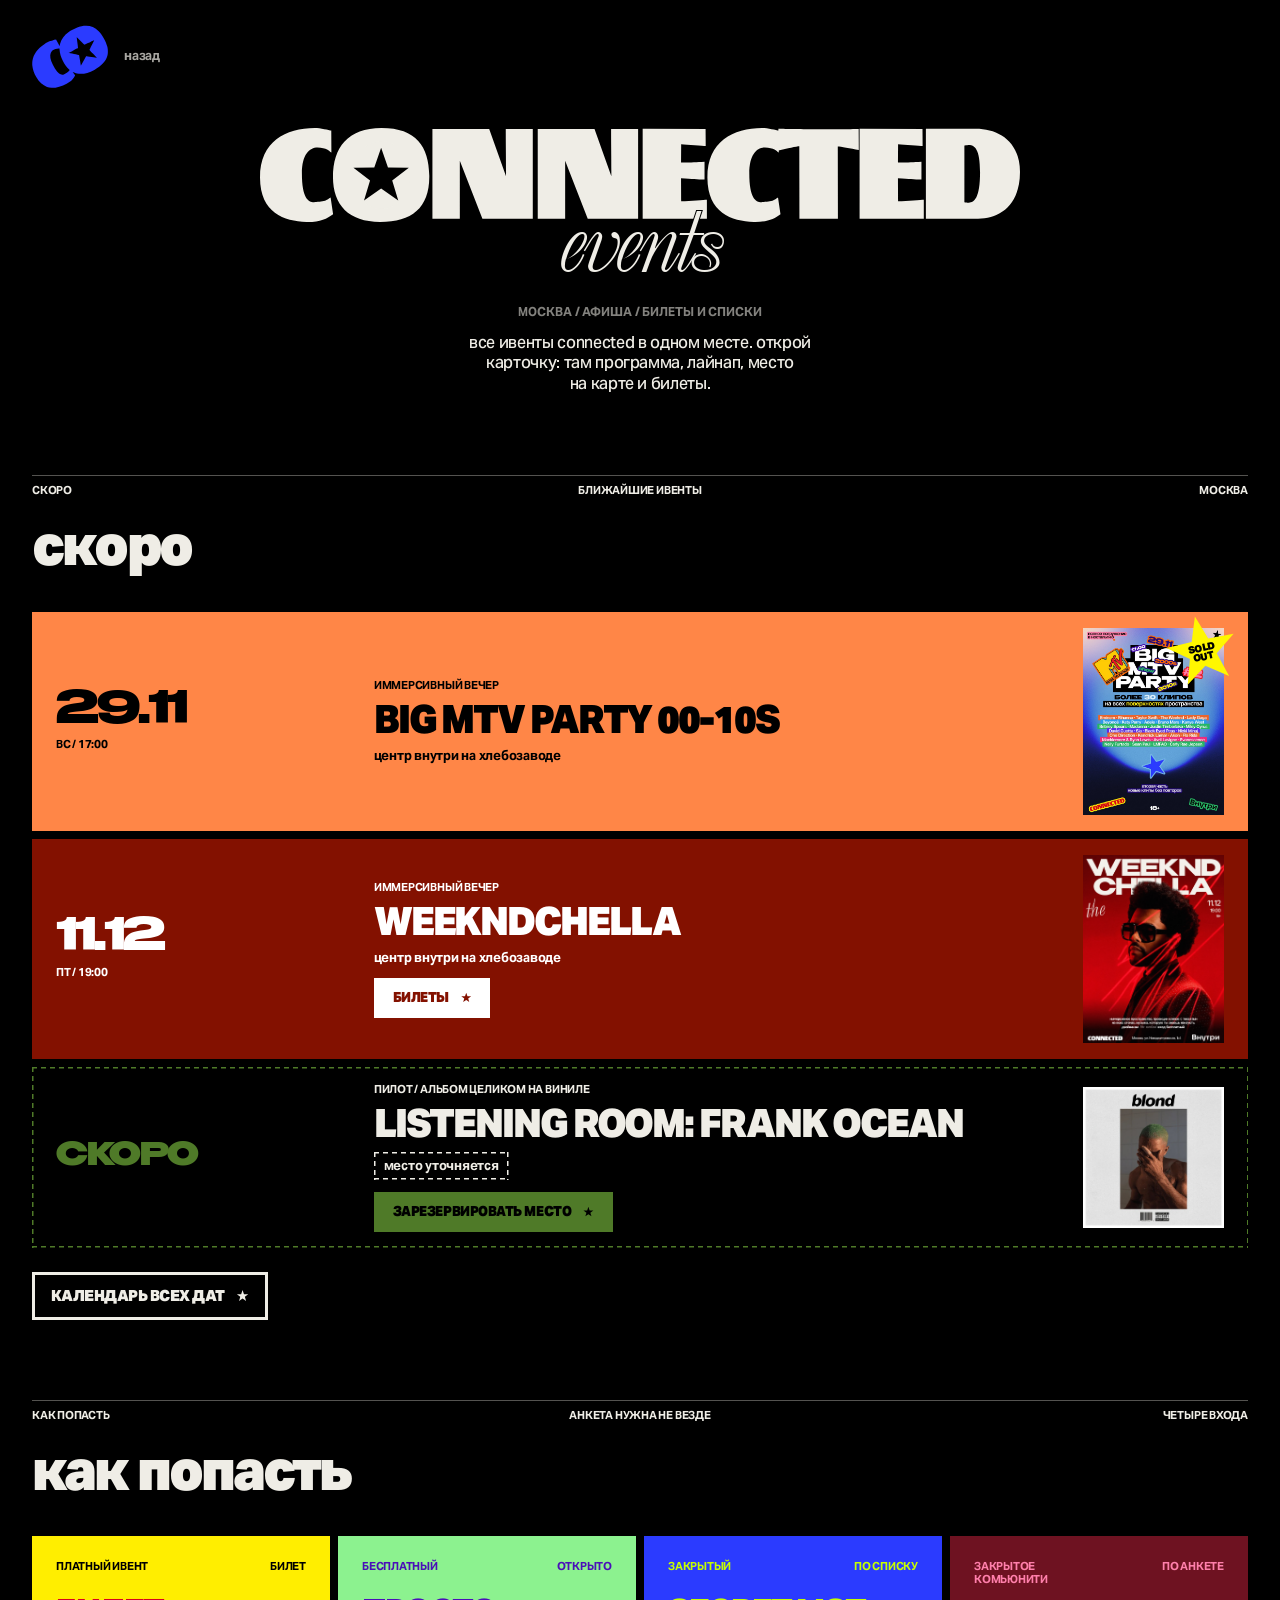
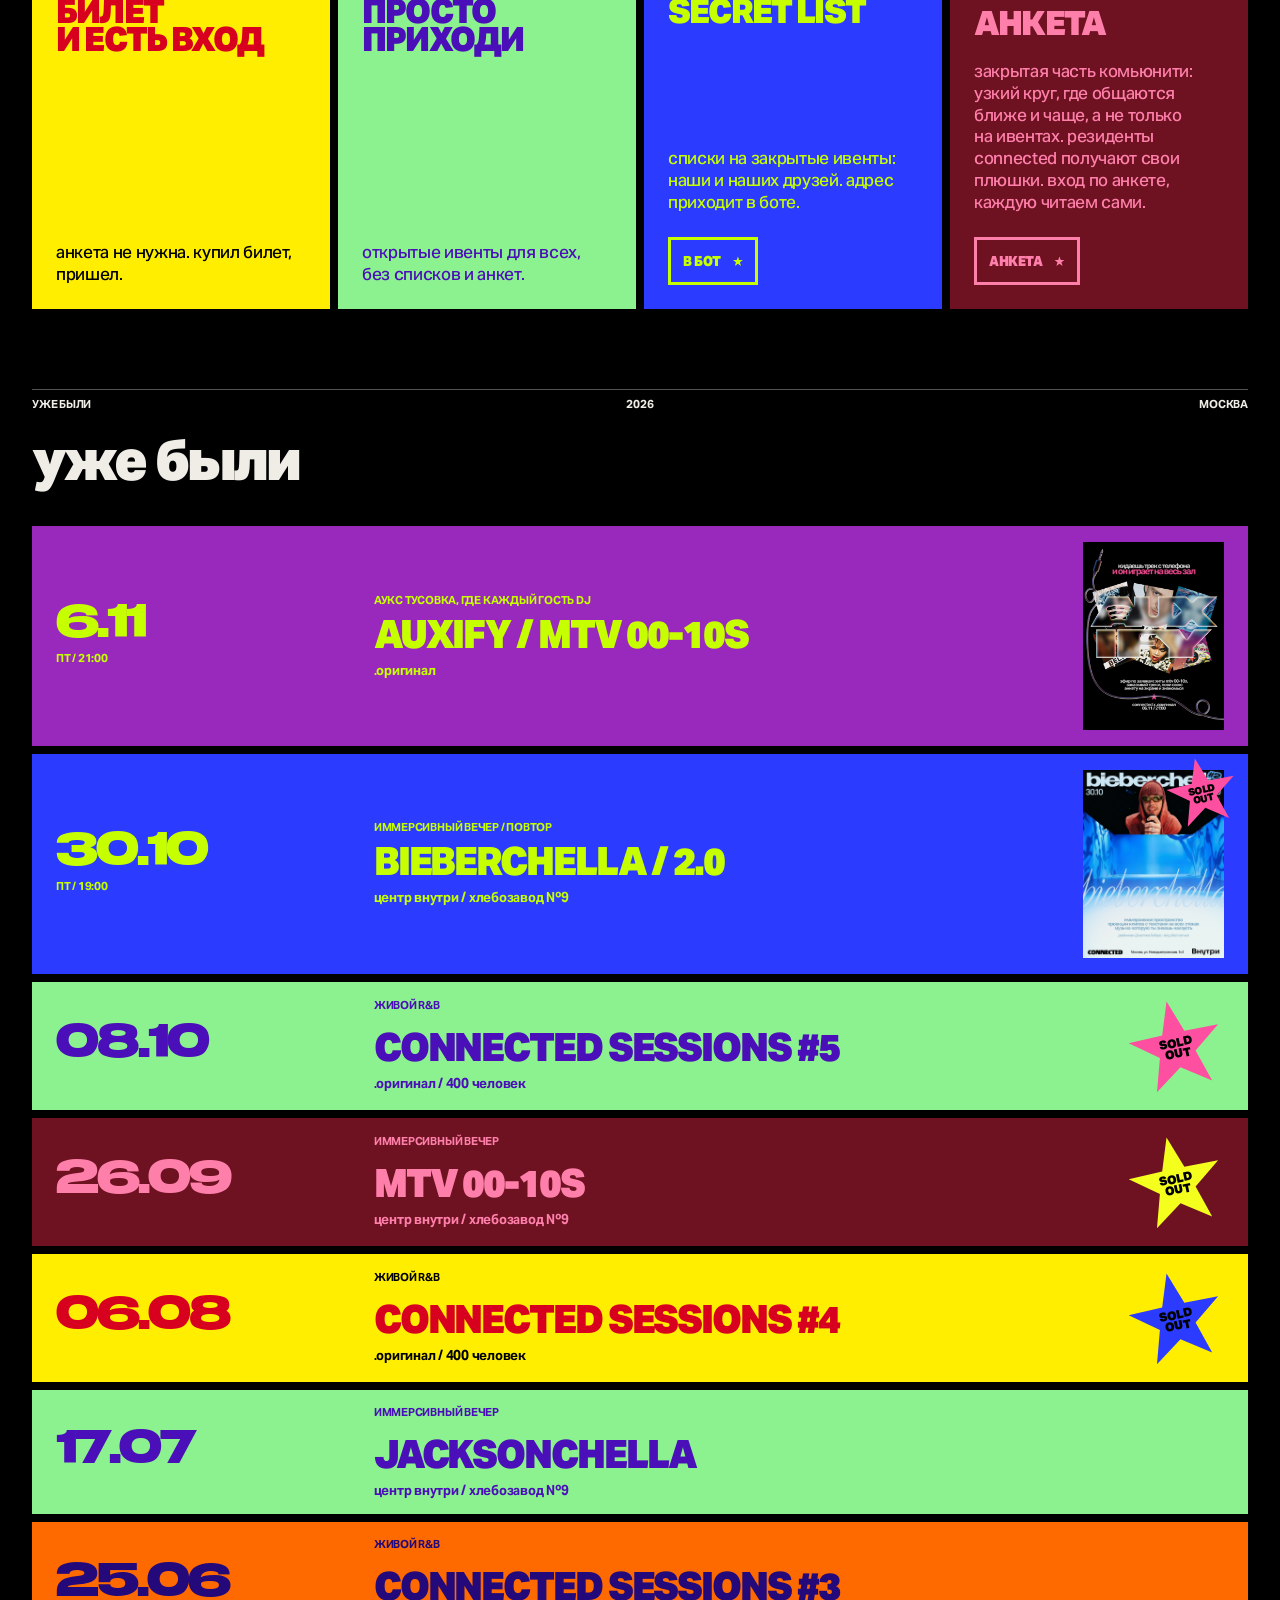
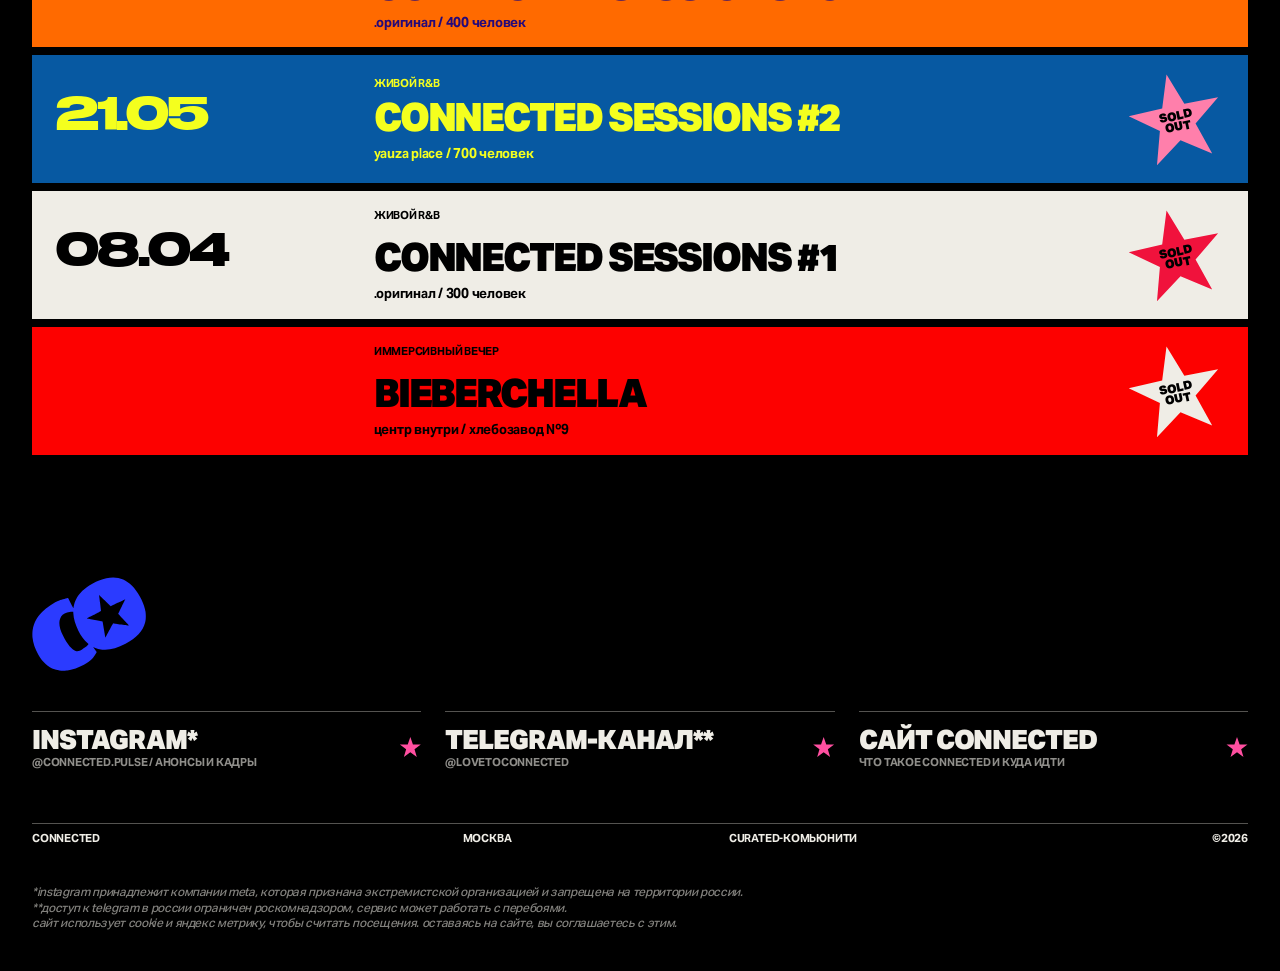
<file: afisha/index.html>
<!doctype html>
<html lang="ru">
<head>
<meta charset="utf-8">
<meta name="viewport" content="width=device-width, initial-scale=1, viewport-fit=cover">
<meta property="og:site_name" content="CONNECTED">
<meta property="og:type" content="website">
<meta property="og:url" content="https://connected.tenzzzo.com/afisha/">
<meta property="og:title" content="CONNECTED афиша">
<meta property="og:description" content="афиша connected: ближайшие ивенты, билеты и списки">
<meta property="og:image" content="https://connected.tenzzzo.com/img/og/co.jpg">
<meta property="og:image:width" content="1080">
<meta property="og:image:height" content="1080">
<meta name="twitter:card" content="summary_large_image">
<meta name="cx-build" content="55468433f400b40d7dda0fd6db49c3d4ef2f28c4">
<link rel="preload" href="../fonts/aktiv-500.woff2" as="font" type="font/woff2" crossorigin>
<link rel="preload" href="../fonts/aktiv-600.woff2" as="font" type="font/woff2" crossorigin>
<link rel="preload" href="../fonts/aktiv-700.woff2" as="font" type="font/woff2" crossorigin>
<link rel="preload" href="../fonts/aktiv-800.woff2" as="font" type="font/woff2" crossorigin>
<link rel="preload" href="../fonts/aktiv-900.woff2" as="font" type="font/woff2" crossorigin>
<link rel="preload" href="../fonts/benzin-800.woff2" as="font" type="font/woff2" crossorigin>
<link rel="preload" href="../fonts/tygra.woff2" as="font" type="font/woff2" crossorigin>
<title>CONNECTED афиша</title>
<meta name="description" content="афиша connected: ближайшие ивенты, даты, площадки, билеты и списки. живой r&amp;b, иммерсивные вечера, закрытые ивенты по списку">
<link rel="icon" href="../logo/star-yellow.svg?v=bc19c5d7">
<style>
@font-face{font-family:"Aktiv Grotesk";src:url("../fonts/aktiv-500.woff2") format("woff2");font-weight:500;font-display:block}
@font-face{font-family:"Aktiv Grotesk";src:url("../fonts/aktiv-600.woff2") format("woff2");font-weight:600;font-display:block}
@font-face{font-family:"Aktiv Grotesk";src:url("../fonts/aktiv-700.woff2") format("woff2");font-weight:700;font-display:block}
@font-face{font-family:"Aktiv Grotesk";src:url("../fonts/aktiv-800.woff2") format("woff2");font-weight:800;font-display:block}
@font-face{font-family:"Aktiv Grotesk";src:url("../fonts/aktiv-900.woff2") format("woff2");font-weight:900;font-display:block}
@font-face{font-family:Benzin;src:url("../fonts/benzin-800.woff2") format("woff2");font-weight:800;font-display:block}
@font-face{font-family:Tygra;src:url("../fonts/tygra.woff2") format("woff2");font-weight:400;font-display:block}

/* афиша по дизайн-системе connected: черное поле, ивенты карточками-парами, как кейсы на сайте */
:root{
  color-scheme:dark;
  --c-black:#000;--c-paper:#efede6;--c-cherry:#6e1221;--c-red:#f0123c;--c-scarlet:#d8001f;--c-signal:#fd0100;
  --c-flossy:#ff7fab;--c-hotpink:#ff4fa0;--c-orange:#ff6a00;--c-yellow:#ffee00;--c-mellow:#f4ff1e;--c-lime:#c6ff00;
  --c-mint:#8cf28f;--c-electric:#2b3bff;--c-vinyl:#0759a2;--c-violet:#4a0fb8;--c-indigo:#24097a;
  --field:var(--c-black);--ink:var(--c-paper);--display:var(--c-paper);--spark:var(--c-hotpink);--line:rgba(239,237,230,.35);
  --font-grotesk:"Aktiv Grotesk","Helvetica Neue",Arial,sans-serif;
  --font-wide:Benzin,"Aktiv Grotesk",sans-serif;
  --font-script:Tygra,"Aktiv Grotesk",serif;
  --space-1:4px;--space-2:8px;--space-3:12px;--space-4:16px;--space-6:24px;--space-10:40px;--space-20:80px;
  --stroke-rule:1.5px;--stroke-frame:3px;
  --gutter:clamp(16px,3vw,32px);
}
[data-theme="paper"]{--field:var(--c-paper);--ink:var(--c-black);--display:var(--c-black);--spark:var(--c-red);--line:rgba(0,0,0,.35)}
[data-theme="orange"]{--field:var(--c-orange);--ink:var(--c-indigo);--display:var(--c-indigo);--spark:var(--c-mint);--line:rgba(36,9,122,.35)}
[data-theme="mint"]{--field:var(--c-mint);--ink:var(--c-violet);--display:var(--c-violet);--spark:var(--c-hotpink);--line:rgba(74,15,184,.35)}
[data-theme="electric"]{--field:var(--c-electric);--ink:var(--c-lime);--display:var(--c-lime);--spark:var(--c-hotpink);--line:rgba(198,255,0,.35)}
[data-theme="vinyl"]{--field:var(--c-vinyl);--ink:var(--c-mellow);--display:var(--c-mellow);--spark:var(--c-flossy);--line:rgba(244,255,30,.35)}
[data-theme="cherry"]{--field:var(--c-cherry);--ink:var(--c-flossy);--display:var(--c-flossy);--spark:var(--c-mellow);--line:rgba(255,127,171,.35)}
[data-theme="yellow"]{--field:var(--c-yellow);--ink:var(--c-black);--display:var(--c-scarlet);--spark:var(--c-electric);--line:rgba(0,0,0,.35)}
[data-theme="signal"]{--field:var(--c-signal);--ink:var(--c-black);--display:var(--c-black);--spark:var(--c-paper);--line:rgba(0,0,0,.35)}
.pair-codate{--field:var(--c-hotpink);--ink:var(--c-black);--display:var(--c-black);--spark:var(--c-black);--line:rgba(0,0,0,.35)}

*,*::before,*::after{box-sizing:border-box}
html{scroll-behavior:smooth;-webkit-text-size-adjust:100%}
body{margin:0;background:var(--c-black);color:var(--c-paper);font:400 17px/1.28 var(--font-grotesk);letter-spacing:-.02em;-webkit-font-smoothing:antialiased;overflow-x:hidden}
img{display:block;max-width:100%}
a{color:inherit}
p{margin:0}
h1,h2,h3{margin:0;font-weight:900;text-wrap:balance}
:focus-visible{outline:var(--stroke-frame) solid var(--ink);outline-offset:3px}
.wrap{max-width:1320px;margin:0 auto;padding-inline:var(--gutter)}
.block{background:var(--field);color:var(--ink)}
[hidden]{display:none!important}

.star{display:inline-block;width:.8em;height:.8em;vertical-align:-.02em;flex:none;background:var(--spark);clip-path:polygon(50% 2.5%,61.8% 36.3%,97.6% 37%,69% 58.7%,79.4% 93%,50% 72.5%,20.6% 93%,31% 58.7%,2.4% 37%,38.2% 36.3%)}
.rail{display:grid;grid-template-columns:repeat(var(--cols,4),minmax(0,1fr));gap:var(--space-2);font:700 11px/1.1 var(--font-grotesk);letter-spacing:-.02em;text-transform:uppercase;color:var(--ink)}
.rail>:nth-child(n+2){text-align:center}
.rail>:last-child{text-align:right}
.rail--ruled{border-top:var(--stroke-rule) solid var(--line);padding-top:var(--space-2)}
.btn{display:inline-flex;align-items:center;justify-content:space-between;gap:var(--space-3);min-height:48px;padding:0 var(--space-4);border:var(--stroke-frame) solid var(--ink);background:var(--ink);color:var(--field);font:900 15px/1 var(--font-grotesk);letter-spacing:-.035em;text-transform:uppercase;text-decoration:none;white-space:nowrap;transition:transform .15s ease}
.btn:hover{transform:rotate(-1deg)}
.btn--line{background:transparent;color:var(--ink)}
.btn--line .star{background:var(--ink)}
.headline{font:900 clamp(30px,4.4vw,56px)/.92 var(--font-grotesk);letter-spacing:-.05em;color:var(--display)}
.script{font-family:var(--font-script);font-weight:400;letter-spacing:-.04em;color:var(--spark);text-transform:none}
.badge{display:grid;place-items:center;width:112px;aspect-ratio:1;background:var(--spark);color:var(--c-black);font:900 13px/.9 var(--font-grotesk);letter-spacing:-.03em;text-transform:uppercase;text-align:center;clip-path:polygon(50% 2.5%,61.8% 36.3%,97.6% 37%,69% 58.7%,79.4% 93%,50% 72.5%,20.6% 93%,31% 58.7%,2.4% 37%,38.2% 36.3%);transform:rotate(-12deg)}
.badge span{transform:translateY(14%)}

/* ---------- шапка как в топлинке: вордмарк connected, под ним рукописное events ---------- */
/* шапка: логотип и «назад» */
.nav{display:flex;align-items:center;gap:var(--space-4);padding-top:var(--space-6)}
.nav__home img{display:block;height:64px;width:auto}
.nav__back{font:700 13px/1.1 var(--font-grotesk);letter-spacing:-.02em;text-decoration:none;opacity:.7}
.nav__back:hover{opacity:1}
@media (max-width:760px){.nav__home img{height:52px}}
.head{display:grid;justify-items:center;gap:14px;container-type:inline-size;max-width:760px;margin:0 auto;padding:var(--space-10) 0 var(--space-20);text-align:center}
.mark{display:block;width:100%;height:auto}
/* «events» заходит на логотип на одну и ту же долю его высоты на любой ширине, как на телефоне */
.head__script{margin:calc(-14px - 1.8cqi) 0 0;position:relative;font:400 clamp(48px,11vw,104px)/.8 var(--font-script);letter-spacing:-.04em;color:var(--c-paper);-webkit-text-stroke:2px var(--c-black);paint-order:stroke fill}
.head__meta{font:700 12px/1.1 var(--font-grotesk);text-transform:uppercase;letter-spacing:-.01em;color:rgba(239,237,230,.55)}
.head__lead{max-width:40ch;font:500 16px/1.3 var(--font-grotesk)}

/* ---------- ивенты: строка с датой, названием и афишей справа ---------- */
.section{padding-bottom:var(--space-20)}
.section__head{display:grid;gap:var(--space-6);margin-bottom:var(--space-10)}
.events{display:grid;gap:var(--space-2)}
.event{display:grid;grid-template-columns:minmax(0,3fr) minmax(0,7fr) clamp(96px,11vw,148px);gap:var(--space-4) var(--space-6);padding:var(--space-4) var(--space-6);align-items:center}
.event__when{display:grid;gap:var(--space-2);align-content:start;min-width:0}
.event__date{overflow-wrap:anywhere;font:800 clamp(28px,3.4vw,48px)/.86 var(--font-wide);letter-spacing:-.045em;color:var(--display);text-transform:uppercase}
.event__day{font:700 11px/1.15 var(--font-grotesk);text-transform:uppercase;letter-spacing:-.02em}
.event__day:empty{display:none}
.event__main{display:grid;gap:var(--space-3);align-content:start;min-width:0}
.event__main .rail{--cols:1}
.event__title{overflow-wrap:anywhere;font:900 clamp(26px,3vw,44px)/.86 var(--font-grotesk);letter-spacing:-.055em;text-transform:uppercase;color:var(--display)}
.event__place{font:700 13px/1.2 var(--font-grotesk);letter-spacing:-.02em}
.event__go{display:inline-flex;align-items:center;gap:var(--space-2)}
.event__go .star{background:var(--ink)}
/* карточка открывается кликом целиком, отдельная надпись «подробнее» в строке не нужна */
.event .event__go{display:none}
.event__media{position:relative;display:grid;justify-items:end;align-self:stretch;align-content:center;min-width:0}
.event__cover{width:clamp(96px,11vw,148px);aspect-ratio:3/4;object-fit:cover}
/* квадратные обложки (альбомы, data-cover="square"): на карточке и в окне без обрезки под 3:4 */
.event[data-cover="square"] .event__cover,.event[data-cover="square"] .slide img{aspect-ratio:1/1}
.event .badge{display:none;width:96px;font-size:12px}
.event[data-sold] .badge{display:grid}
/* у карточки с афишей звезда sold out лежит на углу афиши, у карточки без афиши стоит в своей колонке */
.event__cover~.badge{position:absolute;right:-14px;top:-14px;width:72px;font-size:10px}
.event:has(.event__more){cursor:pointer;transition:transform .15s ease}
.event:has(.event__more):hover{transform:rotate(-.4deg)}
.event__more{display:none}
.soon-empty{display:grid;grid-template-columns:auto 1fr;gap:var(--space-4);align-items:start;padding:var(--space-6) 0;border-top:var(--stroke-rule) solid var(--line)}
.soon-empty .star{width:28px;height:28px;margin-top:4px}
.soon-empty p{font:900 clamp(24px,3vw,40px)/.98 var(--font-grotesk);letter-spacing:-.05em;max-width:24ch}
.soon-empty__links{display:flex;flex-wrap:wrap;gap:var(--space-2);margin-top:var(--space-6)}
.events--soon:has(>.event:not([hidden]))+.soon-empty{display:none}

/* анонс: ивент будет, но дата, программа или билеты еще уточняются. карточка без заливки, с пунктиром */
/* анонс без заливки: выбранный цвет карточки (--field) уходит в пунктир, дату и плашку. --tba-field и --tba-ink хранят пару, белый текст ставится уже внутренним блокам */
/* пунктир нарисован фоном, а не border или outline: safari на iphone не рисует боковые стороны тонкого пунктира */
.event[data-tba]{--tba-field:var(--field);--tba-ink:var(--ink);--tba-date:var(--field);--dash-x:repeating-linear-gradient(90deg,var(--tba-field) 0 5px,transparent 0 9px);--dash-y:repeating-linear-gradient(180deg,var(--tba-field) 0 5px,transparent 0 9px);background:var(--dash-x) 0 0/100% var(--stroke-rule) no-repeat,var(--dash-x) 0 100%/100% var(--stroke-rule) no-repeat,var(--dash-y) 0 0/var(--stroke-rule) 100% no-repeat,var(--dash-y) 100% 0/var(--stroke-rule) 100% no-repeat;color:var(--c-paper)}
.event[data-tba]>*{--ink:var(--c-paper);--display:var(--c-paper);--line:rgba(239,237,230,.35)}
/* темные цвета плохо видны на черном: у них пара меняется местами, пунктир, дата и плашка светлым цветом пары */
.event[data-tba][data-theme="vinyl"],.event[data-tba][data-theme="cherry"]{--tba-field:var(--ink);--tba-ink:var(--field);--tba-date:var(--ink)}
/* у анонса дата бывает словами в две строки: интервал шире, чтобы строки не наезжали друг на друга */
.event[data-tba] .event__date{font-size:clamp(22px,2.4vw,34px);line-height:1;color:var(--tba-date)}
.event[data-tba] .event__main::after{content:"дата и детали уточняются / билеты скоро";justify-self:start;padding:6px 10px;background:var(--tba-field);color:var(--tba-ink);font:900 12px/1 var(--font-grotesk);text-transform:uppercase;letter-spacing:-.02em}
/* текст плашки зависит от того, что уже известно: скрипт страницы (и редактор) ставит карточке data-known="date place" по дате и месту */
.event[data-tba][data-known~="date"] .event__main::after{content:"место уточняется / билеты скоро"}
.event[data-tba][data-known~="place"] .event__main::after{content:"дата скоро / билеты скоро"}
.event[data-tba][data-known~="date"][data-known~="place"] .event__main::after{content:"билеты скоро"}
.event[data-tba] .badge{display:none}
/* анонс с резервом (data-reserve): билетов еще нет, но место можно занять. кнопка «зарезервировать место» ставит скрипт страницы на место кнопки билетов, она открывает чат с таней в telegram с готовым сообщением */
/* у анонса кнопка встает вместо плашки «билеты скоро» и берет ее цвета */
.event[data-tba][data-reserve] .event__main::after{display:none}
.event[data-reserve] .event__buy{display:none}
.event__main:has(>.event__reserve){grid-template-columns:minmax(0,1fr)}
/* на телефоне колонка с названием узкая: длинная надпись кнопки переносится, а не раздвигает колонку под фото */
.event__main>.event__reserve{justify-self:start;max-width:100%;min-height:40px;padding-block:8px;font-size:13px;white-space:normal;text-align:left}
.events .event[data-tba] .event__main>.event__reserve{background:var(--tba-field);color:var(--tba-ink);border-color:var(--tba-field)}
.events .event[data-tba] .event__reserve .star{background:var(--tba-ink)}
/* «место уточняется» (скрипт страницы ставит класс is-vague, если в месте написано «уточняется») пунктирной рамкой, как анонс. пунктир фоном: safari на iphone не рисует тонкий пунктир бордером */
.event__place.is-vague{justify-self:start;padding:6px 10px;--d:currentColor;background:repeating-linear-gradient(90deg,var(--d) 0 5px,transparent 0 9px) 0 0/100% var(--stroke-rule) no-repeat,repeating-linear-gradient(90deg,var(--d) 0 5px,transparent 0 9px) 0 100%/100% var(--stroke-rule) no-repeat,repeating-linear-gradient(180deg,var(--d) 0 5px,transparent 0 9px) 0 0/var(--stroke-rule) 100% no-repeat,repeating-linear-gradient(180deg,var(--d) 0 5px,transparent 0 9px) 100% 0/var(--stroke-rule) 100% no-repeat}
/* у анонса в окне только афиши, дата, название и текст: программы, места и билетов еще нет */
.sheet .event[data-tba] .event__info>:not(.event__about):not(.series):not(.event__h--series){display:none}
/* анонс с резервом: в окне виден нижний ряд кнопок с «зарезервировать место» (кнопку ставит скрипт страницы), билеты в нем спрятаны правилом ниже */
.sheet .event[data-tba][data-reserve] .event__info>.event__actions:not(.event__about){display:flex}
/* если место у анонса уже вписано, в окне виден блок «где» с картой. адрес-заготовка «улица, дом» не показывается */
.sheet .event[data-tba][data-known~="place"] .event__info>:is(.event__venue,.event__address:not(.is-vague),.event__map){display:block}
.sheet .event[data-tba][data-known~="place"] .event__info>:is(.event__h:has(+.event__venue),.event__route){display:revert}
/* выпуски серии (listening room): строка на выпуск, дата, артист или альбом, справа вид: винил или селекция */
.series{display:grid;list-style:none;margin:0;padding:0}
.series li{display:grid;grid-template-columns:minmax(0,7ch) minmax(0,1fr) auto;gap:var(--space-3);align-items:baseline;padding-block:var(--space-2);border-bottom:var(--stroke-rule) solid var(--line);font:600 15px/1.25 var(--font-grotesk)}
.series b{font:800 13px/1.2 var(--font-wide);letter-spacing:-.03em;text-transform:uppercase}
.series i{font:700 11px/1 var(--font-grotesk);font-style:normal;text-transform:uppercase;letter-spacing:-.02em;padding:4px 6px;border:var(--stroke-rule) solid currentColor}
/* в окне фон цветной: анонс берет обычные цвета пары, а не светлый текст пунктирной карточки */
.sheet .event[data-tba]{--tba-field:var(--ink);--tba-ink:var(--field);--tba-date:var(--display);color:var(--ink);background:none}
.sheet .event[data-tba]>*{--ink:inherit;--display:inherit;--line:inherit}

/* тема ивента (data-fx): поверх карточки и окна падают звездочки. снег цвета paper, звездопад цвета --spark. рисует css, поэтому видно и в редакторе */
/* узор: два слоя звездочек разного размера (плитки 160 и 240), слои едут вниз с разной скоростью */
.event[data-fx]{position:relative;isolation:isolate}
[data-theme="paper"],[data-theme="yellow"],[data-theme="mint"]{--fx-snow:var(--ink)}
.event[data-fx][data-tba]{--fx-snow:var(--c-paper)}
.sheet .event[data-fx][data-tba]{--fx-snow:inherit}
.event[data-fx]::after{content:"";position:absolute;inset:0;z-index:3;pointer-events:none;background:var(--fx-snow,var(--c-paper));opacity:.85;
  -webkit-mask-image:url("data:image/svg+xml,%3Csvg xmlns='http://www.w3.org/2000/svg' width='160' height='160'%3E%3Cpath d='M134.0 118.5L134.0 120.1L135.5 120.6L134.0 121.1L134.0 122.7L133.1 121.5L131.5 121.9L132.5 120.6L131.6 119.3L133.1 119.8ZM74.5 101.7L73.3 103.2L74.3 104.9L72.5 104.3L71.2 105.8L71.3 103.8L69.4 103.1L71.3 102.5L71.5 100.5L72.6 102.2ZM8.6 129.9L8.2 131.4L9.5 132.2L8.0 132.4L7.6 133.8L7.0 132.4L5.5 132.5L6.6 131.5L6.0 130.1L7.4 130.8ZM6.8 69.9L5.6 71.8L7.0 73.6L4.8 73.0L3.5 74.8L3.3 72.6L1.2 71.9L3.3 71.1L3.3 68.9L4.7 70.6ZM63.7 34.4L63.2 36.8L65.3 38.0L62.9 38.3L62.3 40.7L61.3 38.5L58.8 38.7L60.6 37.0L59.7 34.7L61.8 35.9ZM38.3 68.9L37.9 70.3L39.1 71.1L37.6 71.2L37.1 72.6L36.6 71.2L35.2 71.2L36.3 70.3L35.9 68.9L37.1 69.7ZM50.1 5.7L48.9 7.2L49.8 8.8L48.0 8.1L46.7 9.5L46.9 7.6L45.1 6.7L47.0 6.3L47.3 4.4L48.2 6.1ZM104.2 31.3L102.6 32.5L103.2 34.5L101.6 33.3L99.9 34.5L100.5 32.6L98.8 31.3L100.9 31.3L101.5 29.4L102.2 31.3ZM113.5 143.7L113.1 145.9L115.0 147.1L112.8 147.3L112.3 149.5L111.4 147.5L109.2 147.6L110.8 146.1L109.9 144.1L111.9 145.2Z'/%3E%3C/svg%3E"),url("data:image/svg+xml,%3Csvg xmlns='http://www.w3.org/2000/svg' width='240' height='240'%3E%3Cpath d='M221.5 14.1L222.5 18.5L227.1 19.1L223.2 21.5L224.0 26.0L220.6 23.0L216.5 25.2L218.3 21.0L215.0 17.8L219.5 18.2ZM175.5 153.0L175.2 157.3L179.3 159.1L175.0 160.2L174.6 164.5L172.3 160.9L168.0 161.8L170.7 158.4L168.5 154.7L172.6 156.2ZM107.4 93.0L105.7 95.7L107.6 98.2L104.5 97.4L102.7 100.0L102.5 96.8L99.5 95.9L102.5 94.7L102.4 91.6L104.4 94.0ZM67.4 9.4L68.5 12.9L72.1 13.1L69.1 15.3L70.1 18.8L67.1 16.6L64.1 18.6L65.2 15.1L62.4 12.8L66.1 12.9ZM11.8 75.7L12.3 78.9L15.6 79.6L12.6 81.1L13.0 84.3L10.7 82.0L7.7 83.4L9.2 80.5L6.9 78.1L10.2 78.6ZM234.6 154.8L235.0 158.6L238.6 159.5L235.2 161.0L235.4 164.8L232.9 162.0L229.4 163.4L231.3 160.1L228.8 157.2L232.5 158.0Z'/%3E%3C/svg%3E");mask-image:url("data:image/svg+xml,%3Csvg xmlns='http://www.w3.org/2000/svg' width='160' height='160'%3E%3Cpath d='M134.0 118.5L134.0 120.1L135.5 120.6L134.0 121.1L134.0 122.7L133.1 121.5L131.5 121.9L132.5 120.6L131.6 119.3L133.1 119.8ZM74.5 101.7L73.3 103.2L74.3 104.9L72.5 104.3L71.2 105.8L71.3 103.8L69.4 103.1L71.3 102.5L71.5 100.5L72.6 102.2ZM8.6 129.9L8.2 131.4L9.5 132.2L8.0 132.4L7.6 133.8L7.0 132.4L5.5 132.5L6.6 131.5L6.0 130.1L7.4 130.8ZM6.8 69.9L5.6 71.8L7.0 73.6L4.8 73.0L3.5 74.8L3.3 72.6L1.2 71.9L3.3 71.1L3.3 68.9L4.7 70.6ZM63.7 34.4L63.2 36.8L65.3 38.0L62.9 38.3L62.3 40.7L61.3 38.5L58.8 38.7L60.6 37.0L59.7 34.7L61.8 35.9ZM38.3 68.9L37.9 70.3L39.1 71.1L37.6 71.2L37.1 72.6L36.6 71.2L35.2 71.2L36.3 70.3L35.9 68.9L37.1 69.7ZM50.1 5.7L48.9 7.2L49.8 8.8L48.0 8.1L46.7 9.5L46.9 7.6L45.1 6.7L47.0 6.3L47.3 4.4L48.2 6.1ZM104.2 31.3L102.6 32.5L103.2 34.5L101.6 33.3L99.9 34.5L100.5 32.6L98.8 31.3L100.9 31.3L101.5 29.4L102.2 31.3ZM113.5 143.7L113.1 145.9L115.0 147.1L112.8 147.3L112.3 149.5L111.4 147.5L109.2 147.6L110.8 146.1L109.9 144.1L111.9 145.2Z'/%3E%3C/svg%3E"),url("data:image/svg+xml,%3Csvg xmlns='http://www.w3.org/2000/svg' width='240' height='240'%3E%3Cpath d='M221.5 14.1L222.5 18.5L227.1 19.1L223.2 21.5L224.0 26.0L220.6 23.0L216.5 25.2L218.3 21.0L215.0 17.8L219.5 18.2ZM175.5 153.0L175.2 157.3L179.3 159.1L175.0 160.2L174.6 164.5L172.3 160.9L168.0 161.8L170.7 158.4L168.5 154.7L172.6 156.2ZM107.4 93.0L105.7 95.7L107.6 98.2L104.5 97.4L102.7 100.0L102.5 96.8L99.5 95.9L102.5 94.7L102.4 91.6L104.4 94.0ZM67.4 9.4L68.5 12.9L72.1 13.1L69.1 15.3L70.1 18.8L67.1 16.6L64.1 18.6L65.2 15.1L62.4 12.8L66.1 12.9ZM11.8 75.7L12.3 78.9L15.6 79.6L12.6 81.1L13.0 84.3L10.7 82.0L7.7 83.4L9.2 80.5L6.9 78.1L10.2 78.6ZM234.6 154.8L235.0 158.6L238.6 159.5L235.2 161.0L235.4 164.8L232.9 162.0L229.4 163.4L231.3 160.1L228.8 157.2L232.5 158.0Z'/%3E%3C/svg%3E");
  -webkit-mask-size:160px 160px,240px 240px;mask-size:160px 160px,240px 240px;
  animation:cx-snow 24s linear infinite}
.event[data-fx="stars"]::after{background:var(--spark);opacity:1;animation-duration:9s}
@keyframes cx-snow{from{-webkit-mask-position:0 0,0 0;mask-position:0 0,0 0}to{-webkit-mask-position:160px 480px,-240px 960px;mask-position:160px 480px,-240px 960px}}
@media (prefers-reduced-motion:reduce){.event[data-fx]::after{animation:none}}

/* ---------- подробно об ивенте ---------- */
.event__slides{display:flex;gap:var(--space-2);overflow-x:auto;scroll-snap-type:x mandatory;scrollbar-width:none}
.event__slides::-webkit-scrollbar{display:none}
.slide{flex:0 0 100%;margin:0;scroll-snap-align:start}
.slide img,.slide video{display:block;width:100%;aspect-ratio:3/4;object-fit:cover;background:rgba(0,0,0,.2)}
.event__info{display:grid;gap:var(--space-4);align-content:start;min-width:0}
.event__about{max-width:52ch;font:600 17px/1.3 var(--font-grotesk)}
.event__h{margin:var(--space-4) 0 0;padding-top:var(--space-2);border-top:var(--stroke-rule) solid var(--line);font:700 11px/1.1 var(--font-grotesk);text-transform:uppercase;letter-spacing:-.02em}
.lineup{display:flex;flex-wrap:wrap;gap:var(--space-2);list-style:none;margin:0;padding:0}
.lineup li{padding:6px 10px;border:var(--stroke-rule) solid var(--ink);font:900 14px/1 var(--font-grotesk);letter-spacing:-.03em;text-transform:uppercase}
.program{display:grid;list-style:none;margin:0;padding:0}
.program li{display:grid;grid-template-columns:minmax(0,7ch) minmax(0,1fr);gap:var(--space-3);padding-block:var(--space-2);border-bottom:var(--stroke-rule) solid var(--line);font:500 15px/1.25 var(--font-grotesk)}
.program b{font:800 13px/1.2 var(--font-wide);letter-spacing:-.03em;text-transform:uppercase}
.event__venue{font:900 clamp(22px,2.4vw,32px)/.92 var(--font-grotesk);letter-spacing:-.045em;text-transform:uppercase}
.event__address{font:600 15px/1.25 var(--font-grotesk)}
.event__map{position:relative;aspect-ratio:16/10;background:rgba(0,0,0,.25);border:var(--stroke-rule) solid var(--line)}
.event__map iframe{position:absolute;inset:0;width:100%;height:100%;border:0}
.event__route{font:700 12px/1.1 var(--font-grotesk);text-transform:uppercase;letter-spacing:-.02em}
.event__venue a{color:inherit;text-decoration:underline;text-decoration-thickness:.08em;text-underline-offset:.12em}
.event__venue a:hover{color:var(--spark)}
.event__access{font:700 15px/1.25 var(--font-grotesk)}
.event__actions{display:flex;flex-wrap:wrap;gap:var(--space-2);margin-top:var(--space-2)}
/* ивент прошел: записаться уже нельзя. прячем билеты и регистрацию, резерв, «просто прийти» (data-walk) и кнопки с готовым сообщением в telegram (?text=), instagram остается */
:is(.events--past .event,.event.is-past) :is(.event__buy,.event__reserve,a[data-walk],.event__actions a[href*="t.me/"][href*="?text="]){display:none}
.event[data-sold] .event__buy{display:none}
.event[data-tba] .event__buy{display:none}
/* кнопка билетов на самой карточке: копия кнопки из подробностей, ставит ее скрипт страницы. на сайте покупка открывается окном ticketscloud поверх афиши */
.event__main>.event__buy{justify-self:start;min-height:40px;font-size:13px}

/* в редакторе подробности видны прямо под карточкой, чтобы их можно было править */
html[data-cx-editor] .event__more{display:grid;grid-column:1/-1;grid-template-columns:minmax(0,1fr) minmax(0,2fr);gap:var(--space-6);padding-top:var(--space-4);border-top:var(--stroke-rule) dashed var(--line)}
html[data-cx-editor] .event__slides{display:grid;grid-template-columns:repeat(2,minmax(0,1fr));overflow:visible}
/* карта пока выключена: в редакторе ее и ссылку «открыть в яндекс картах» не видно, ссылка на место правится в панели ивента */
html[data-cx-editor] :is(.event__map,.event__route){display:none}
/* в редакторе скрипт страницы не работает: кнопку резерва и площадку из «где» на карточке показываем заглушками, как их увидят гости. в код страницы они не попадают. [data-reserve] дважды: правило должно перебить плашку анонса «билеты скоро» (data-known) */
html[data-cx-editor] .events .event[data-reserve][data-reserve] .event__main::after{display:flex;content:"зарезервировать место";justify-self:start;align-items:center;min-height:40px;padding:8px var(--space-4);background:var(--ink);color:var(--field);font:900 13px/1 var(--font-grotesk);letter-spacing:-.035em;text-transform:uppercase}
html[data-cx-editor] .events .event[data-tba][data-reserve][data-reserve] .event__main::after{background:var(--tba-field);color:var(--tba-ink)}
html[data-cx-editor] .event__place[data-cx-place]:not([contenteditable]){font-size:0}
html[data-cx-editor] .event__place[data-cx-place]:not([contenteditable])::before{content:attr(data-cx-place);font-size:13px}

/* окно ивента на сайте: та же карточка целиком */
.sheet{width:min(1180px,calc(100vw - 32px));max-width:none;max-height:calc(100dvh - 32px);margin:auto;padding:0;border:0;background:var(--field);color:var(--ink);overflow:auto;overscroll-behavior:contain}
.sheet::backdrop{background:rgba(0,0,0,.82)}
.sheet__bar{position:sticky;top:0;z-index:2;display:flex;justify-content:flex-end;gap:var(--space-2);padding:var(--space-3) var(--space-3) 0;pointer-events:none}
.sheet__bar .btn{pointer-events:auto;min-height:40px;font-size:13px}
.sheet .event{grid-template-columns:minmax(0,5fr) minmax(0,7fr);grid-template-areas:"slides when" "slides main" "slides info";align-items:start;gap:var(--space-4) var(--space-10);padding:0 var(--space-6) var(--space-10);margin-top:-28px;cursor:auto;transform:none}
.sheet .event:not(:has(.slide)){grid-template-columns:1fr;grid-template-areas:"when" "main" "info"}
.sheet .event:hover{transform:none}
.sheet .event__when{grid-area:when;padding-top:var(--space-10)}
.sheet .event__date{font-size:clamp(40px,5vw,80px)}
.sheet .event__main{grid-area:main}
.sheet .event__title{font-size:clamp(36px,5vw,76px)}
.sheet .event__go,.sheet .event__media{display:none}
.sheet .event__more{display:contents}
.sheet .event__slides-wrap{grid-area:slides;position:sticky;top:56px;display:grid;gap:var(--space-2);padding-top:var(--space-10)}
.sheet .event__info{grid-area:info}
.sheet__count{display:flex;justify-content:space-between;align-items:center;gap:var(--space-2);font:700 11px/1.1 var(--font-grotesk);text-transform:uppercase}
.sheet__count button{min-height:32px;padding:0 var(--space-3);border:var(--stroke-rule) solid var(--ink);background:transparent;color:var(--ink);font:800 11px/1 var(--font-grotesk);text-transform:uppercase;cursor:pointer}
.sheet .badge{display:none}
.sheet .event[data-sold] .event__when::after{content:"sold out";justify-self:start;padding:6px 10px;background:var(--spark);color:var(--c-black);font:900 12px/1 var(--font-grotesk);text-transform:uppercase}
html.is-locked{overflow:hidden}

/* шаблоны ивентов: на сайте их нет, в редакторе видны внизу страницы */
.templates{display:none}
html[data-cx-editor] .templates{display:block;border-top:var(--stroke-frame) dashed var(--line)}
.templates__note{max-width:60ch;font:500 15px/1.3 var(--font-grotesk);opacity:.8}
.events--tpl .event::before{content:"шаблон: " attr(data-tpl);grid-column:1/-1;font:800 12px/1 var(--font-grotesk);text-transform:uppercase}

/* ---------- календарь: собирается сам из дат ивентов, открывается кнопкой ---------- */
.cal-box{margin-top:var(--space-6)}
.cal-box>summary{list-style:none;cursor:pointer}
.cal-box>summary::-webkit-details-marker{display:none}
.cal-box[open]>summary{margin-bottom:var(--space-6)}
.cal-box__hide,.cal-box[open] .cal-box__show{display:none}
.cal-box[open] .cal-box__hide{display:inline}
.cal__bar{display:flex;align-items:center;justify-content:space-between;gap:var(--space-3);margin-bottom:var(--space-4)}
.cal__month{font:900 clamp(26px,3.4vw,48px)/.9 var(--font-grotesk);letter-spacing:-.05em;text-transform:uppercase}
.cal__bar .btn{min-height:40px;font-size:13px}
.cal__bar .btn:disabled{opacity:.3;pointer-events:none}
.cal__grid{display:grid;grid-template-columns:repeat(7,minmax(0,1fr));border-top:var(--stroke-rule) solid var(--line);border-left:var(--stroke-rule) solid var(--line)}
.cal__wd{padding:var(--space-2);border-right:var(--stroke-rule) solid var(--line);border-bottom:var(--stroke-rule) solid var(--line);font:700 11px/1 var(--font-grotesk);text-transform:uppercase;opacity:.7}
.cal__day{display:grid;align-content:start;gap:var(--space-1);min-height:112px;min-width:0;padding:var(--space-2);border-right:var(--stroke-rule) solid var(--line);border-bottom:var(--stroke-rule) solid var(--line)}
.cal__day.is-out{opacity:.25}
.cal__num{font:800 13px/1 var(--font-wide);letter-spacing:-.03em;text-transform:uppercase}
.cal__day.is-today .cal__num{display:inline-block;justify-self:start;padding:3px 5px;background:var(--c-paper);color:var(--c-black)}
.cal__ev{display:block;width:100%;min-width:0;padding:6px;border:0;background:var(--field);color:var(--ink);font:900 12px/1 var(--font-grotesk);letter-spacing:-.03em;text-transform:uppercase;text-align:left;overflow-wrap:anywhere;cursor:pointer}
.cal__ev.is-past{opacity:.5}
.cal__ev.is-tba,.cal__list .is-tba{background:transparent;color:var(--c-paper);outline:var(--stroke-rule) dashed var(--c-paper);outline-offset:-1.5px}
.cal__ev:hover{transform:rotate(-1deg)}
.cal__list{display:none;list-style:none;margin:var(--space-4) 0 0;padding:0;gap:var(--space-2)}
.cal__list button{display:grid;grid-template-columns:6ch minmax(0,1fr);gap:var(--space-3);align-items:baseline;width:100%;padding:var(--space-3) var(--space-4);border:0;background:var(--field);color:var(--ink);text-align:left;cursor:pointer}
.cal__list b{font:800 15px/1 var(--font-wide);letter-spacing:-.03em;text-transform:uppercase}
.cal__list span{font:900 16px/1 var(--font-grotesk);letter-spacing:-.04em;text-transform:uppercase}
.cal__list .is-past{opacity:.55}
.cal__empty{margin-top:var(--space-4);font:700 13px/1.2 var(--font-grotesk);text-transform:uppercase;opacity:.6}
html[data-cx-editor] .cal-box{display:block}
html[data-cx-editor] .cal-box>summary{display:none}
html[data-cx-editor] .cal-box .cal{display:block}
html[data-cx-editor] .cal{padding:var(--space-10);border:var(--stroke-rule) dashed var(--line);text-align:center}
html[data-cx-editor] .cal::before{content:"календарь соберется на сайте сам из дат ивентов";font:700 12px/1.2 var(--font-grotesk);text-transform:uppercase;opacity:.6}
@media (max-width:720px){
  .cal__day{min-height:48px;padding:4px}
  .cal__ev{height:10px;padding:0;font-size:0;overflow:hidden}
  .cal__list{display:grid}
}

/* ---------- как попасть ---------- */
.doors{display:grid;grid-template-columns:repeat(4,minmax(0,1fr));gap:var(--space-2)}
.door{display:grid;grid-template-rows:auto 1fr auto;gap:var(--space-6);padding:var(--space-6);min-height:260px;min-width:0}
.door h3{overflow-wrap:break-word;font:900 clamp(26px,2.6vw,40px)/.86 var(--font-grotesk);letter-spacing:-.055em;text-transform:uppercase;color:var(--display)}
.door .btn{justify-self:start;font-size:13px;padding:var(--space-2) var(--space-3);white-space:normal;text-align:left}

/* ---------- подвал ---------- */
.footer{padding-block:var(--space-10);display:grid;gap:var(--space-10)}
.footer__co{height:96px;width:auto}
.social{display:grid;grid-template-columns:repeat(3,minmax(0,1fr));gap:0 var(--space-6);list-style:none;margin:0;padding:0}
.social a{display:flex;justify-content:space-between;align-items:center;gap:var(--space-3);min-height:72px;padding-block:var(--space-3);border-top:var(--stroke-rule) solid var(--line);text-decoration:none;font:900 clamp(18px,2vw,26px)/1 var(--font-grotesk);letter-spacing:-.04em;text-transform:uppercase}
.social small{display:block;margin-top:4px;font:700 11px/1.1 var(--font-grotesk);letter-spacing:-.02em;opacity:.6}
.social .star{width:22px;height:22px;transition:transform .2s ease}
.social a:hover .star{transform:rotate(36deg)}
.footnote{font:400 italic 12px/1.3 var(--font-grotesk);opacity:.55}

@media (max-width:980px){
  .doors{grid-template-columns:repeat(2,minmax(0,1fr))}
  .sheet .event{grid-template-columns:minmax(0,1fr) minmax(0,1fr);gap:var(--space-4) var(--space-6)}
}
@media (max-width:720px){
  .head{padding-top:var(--space-6);padding-bottom:var(--space-10)}
  /* на телефоне: дата и название слева, афиша или звезда справа во всю высоту */
  .event{grid-template-columns:minmax(0,1fr) 96px;gap:var(--space-2) var(--space-4);padding:var(--space-4);align-items:start}
  .event__when{grid-column:1;grid-row:1}
  .event__main{grid-column:1;grid-row:2}
  .event__media{grid-column:2;grid-row:1/3}
  .event__cover{width:96px}
  .event .badge{width:72px;font-size:10px}
  .event__cover~.badge{width:60px;font-size:9px;right:-10px;top:-10px}
  html[data-cx-editor] .event__more{grid-template-columns:1fr}
  .sheet{width:100vw;max-height:100dvh;height:100dvh}
  .sheet .event,.sheet .event:not(:has(.slide)){grid-template-columns:1fr;grid-template-areas:"slides" "when" "main" "info";padding:0 var(--space-4) var(--space-10)}
  .sheet .event__when{padding-top:0}
  .sheet .event__slides-wrap{position:static;padding-top:var(--space-10)}
  .doors{grid-template-columns:1fr}
  .door{min-height:0}
  .social{grid-template-columns:1fr}
}
@media (prefers-reduced-motion:reduce){*{transition:none!important;scroll-behavior:auto!important}}
</style>
<script>
(function(m,e,t,r,i,k,a){m[i]=m[i]||function(){(m[i].a=m[i].a||[]).push(arguments)};m[i].l=1*new Date();
for(var j=0;j<document.scripts.length;j++){if(document.scripts[j].src===r){return;}}
k=e.createElement(t),a=e.getElementsByTagName(t)[0],k.async=1,k.src=r,a.parentNode.insertBefore(k,a)})
(window,document,'script','https://mc.yandex.ru/metrika/tag.js?id=113656648','ym');
ym(113656648,'init',{ssr:true,webvisor:true,clickmap:true,trackHash:true,trackLinks:true,accurateTrackBounce:true});
// цели: tickets (кнопка билетов), anketa (анкеты, хор, сотрудничество, secret list), telegram (остальные ссылки на t.me),
// event_open (открыли ивент в афише). в параметрах цели: какой ивент или куда ведет ссылка
document.addEventListener('click',function(ev){
  var t=ev.target.closest?ev.target:ev.target.parentNode,ev_=t.closest('.event'),a=t.closest('a[href]');
  var title=ev_&&ev_.querySelector('.event__title');title=title?title.textContent.replace(/\u00ad/g,'').trim():'';
  function goal(g,p){try{ym(113656648,'reachGoal',g,p);}catch(e){}}
  if(!a){if(ev_&&!t.closest('.sheet'))goal('event_open',{event:title});return;}
  var h=a.href;
  if(a.classList.contains('event__buy')||/ticketscloud\./.test(h))goal('tickets',{event:title||h});
  else if(/t\.me\/lovetoconnected\/9|t\.me\/tenzosecretlist_bot|docs\.google\.com\/forms|connected-talents|\/(join|collab|choir)\//.test(h))goal('anketa',{link:h.split('?')[0]});
  else if(/\/\/t\.me\//.test(h))goal('telegram',{link:h.split('?')[0]});
},true);
</script>
<noscript><div><img src="https://mc.yandex.ru/watch/113656648" style="position:absolute;left:-9999px" alt=""></div></noscript>
<script>
document.addEventListener('click',function(ev){
  var a=ev.target.closest&&ev.target.closest('a.nav__back');
  if(!a||ev.metaKey||ev.ctrlKey||ev.shiftKey)return;
  var r=document.referrer;
  if(r&&r.indexOf(location.origin+'/')===0&&r.split('#')[0]!==location.href.split('#')[0]&&history.length>1){ev.preventDefault();history.back();}
});
</script>
</head>
<body>


<div class="wrap">
  <nav class="nav" aria-label="навигация">
    <a class="nav__home" href="../" aria-label="connected, на главную"><img src="../logo/connected-co-electric.svg?v=07eebb75" alt="connected" width="76" height="64"></a>
    <a class="nav__back" href="../">назад</a>
  </nav>
  <header class="head">
    <h1 style="margin:0;width:100%"><svg class="mark" role="img" aria-label="CONNECTED" xmlns="http://www.w3.org/2000/svg" viewBox="0 0 1164.6 144.0"><g fill="var(--c-paper)"><g transform="translate(0.00,0.00) scale(1.0000) translate(-4.40,139.00)"><path d="M116.4 -7.0 112.60000000000001 -32.4C111.2 -31.6 110.0 -30.6 108.60000000000001 -29.8C102.2 -25.8 98.2 -26.6 90.4 -25.6C89.4 -25.400000000000002 88.4 -25.400000000000002 87.2 -25.400000000000002C78.2 -25.400000000000002 68.60000000000001 -32.0 68.60000000000001 -69.4C68.60000000000001 -98.2 80.0 -109.2 92.60000000000001 -109.2C99.0 -109.2 104.4 -107.4 107.2 -106.2C110.0 -105.2 111.60000000000001 -102.4 113.80000000000001 -101.4L113.60000000000001 -135.0C110.2 -135.6 96.60000000000001 -139.0 88.4 -139.0C43.6 -138.8 4.2 -118.4 4.4 -62.6C4.6000000000000005 -8.8 41.400000000000006 4.2 75.60000000000001 5.0C76.4 5.0 77.2 5.0 77.80000000000001 5.0C96.60000000000001 5.0 107.4 -0.2 116.4 -7.0ZM263.8 -64.2C263.8 -64.60000000000001 263.8 -65.2 263.8 -65.8C263.20000000000005 -110.4 243.8 -139.0 190.60000000000002 -139.0C139.0 -139.0 116.2 -109.2 116.2 -63.800000000000004C116.2 -21.0 140.20000000000002 5.0 188.60000000000002 5.0C236.8 5.0 263.8 -16.2 263.8 -64.2ZM200.4 -67.8C200.4 -34.2 199.20000000000002 -20.0 189.20000000000002 -20.0C189.0 -20.0 188.8 -20.0 188.60000000000002 -20.0C177.2 -20.6 176.60000000000002 -34.2 176.60000000000002 -68.4C176.60000000000002 -102.0 179.0 -114.0 189.0 -114.0C189.20000000000002 -114.0 189.60000000000002 -114.0 189.8 -114.0C199.8 -113.4 200.4 -102.2 200.4 -67.8ZM422.40000000000003 0.0V-137.4H381.0C381.0 -120.2 381.40000000000003 -88.2 381.40000000000003 -71.8C381.40000000000003 -69.0 381.40000000000003 -66.8 381.40000000000003 -65.0L355.6 -137.4L268.6 -137.6V0.0H310.6V-89.0L345.20000000000005 0.0ZM583.8 0.0V-137.4H542.4C542.4 -120.2 542.8 -88.2 542.8 -71.8C542.8 -69.0 542.8 -66.8 542.8 -65.0L517.0 -137.4L430.0 -137.6V0.0H472.0V-89.0L506.6 0.0ZM689.2 0.0V-29.200000000000003C685.6 -29.0 664.2 -27.200000000000003 649.8 -26.6C649.8 -37.0 649.6 -57.800000000000004 649.6 -62.0C668.0 -61.0 674.0 -60.0 685.6 -60.0V-87.2C672.8 -86.60000000000001 667.0 -86.0 649.6 -86.0L649.8 -114.2C659.1999999999999 -113.4 683.6 -111.60000000000001 687.4 -111.60000000000001L687.2 -137.4L590.8 -137.8V0.0ZM802.0 -7.0 798.2 -32.4C796.8000000000001 -31.6 795.6 -30.6 794.2 -29.8C787.8000000000001 -25.8 783.8000000000001 -26.6 776.0 -25.6C775.0 -25.400000000000002 774.0 -25.400000000000002 772.8000000000001 -25.400000000000002C763.8000000000001 -25.400000000000002 754.2 -32.0 754.2 -69.4C754.2 -98.2 765.6 -109.2 778.2 -109.2C784.6 -109.2 790.0 -107.4 792.8000000000001 -106.2C795.6 -105.2 797.2 -102.4 799.4000000000001 -101.4L799.2 -135.0C795.8000000000001 -135.6 782.2 -139.0 774.0 -139.0C729.2 -138.8 689.8000000000001 -118.4 690.0 -62.6C690.2 -8.8 727.0 4.2 761.2 5.0C762.0 5.0 762.8000000000001 5.0 763.4000000000001 5.0C782.2 5.0 793.0 -0.2 802.0 -7.0ZM922.0 -105.2 921.8 -137.6C918.2 -137.4 877.4 -137.0 857.6 -137.0C855.6 -137.0 853.8 -137.0 852.4 -137.0C834.8 -137.20000000000002 803.0 -137.6 798.8 -137.8C798.8 -134.8 799.0 -110.2 799.0 -104.60000000000001C811.8 -107.2 827.0 -111.0 830.8 -111.0L831.0 0.0H890.0L889.8 -110.80000000000001C893.6 -110.80000000000001 909.6 -107.80000000000001 922.0 -105.2ZM1021.6000000000001 0.0V-29.200000000000003C1018.0000000000001 -29.0 996.6000000000001 -27.200000000000003 982.2 -26.6C982.2 -37.0 982.0000000000001 -57.800000000000004 982.0000000000001 -62.0C1000.4000000000001 -61.0 1006.4000000000001 -60.0 1018.0000000000001 -60.0V-87.2C1005.2 -86.60000000000001 999.4000000000001 -86.0 982.0000000000001 -86.0L982.2 -114.2C991.6 -113.4 1016.0000000000001 -111.60000000000001 1019.8000000000001 -111.60000000000001L1019.6000000000001 -137.4L923.2 -137.8V0.0ZM1169.0 -71.60000000000001C1169.0 -118.4 1136.2 -138.0 1101.4 -138.0L1024.8 -137.8V0.0H1104.8C1137.6 0.0 1169.0 -20.6 1169.0 -71.60000000000001ZM1107.8 -71.0C1107.8 -31.200000000000003 1098.8 -24.6 1090.8 -24.6H1088.0C1087.4 -24.6 1086.0 -24.8 1083.8 -25.200000000000003V-112.0C1083.8 -112.0 1090.0 -112.80000000000001 1090.8 -112.80000000000001C1099.4 -112.60000000000001 1107.8 -107.0 1107.8 -71.0Z"></path></g><ellipse cx="185.60" cy="72.00" rx="44.28" ry="51.84"></ellipse><path fill="var(--c-black)" d="M185.60,30.24 L196.10,60.43 L228.06,61.09 L202.58,80.40 L211.84,110.99 L185.60,92.74 L159.36,110.99 L168.62,80.40 L143.15,61.09 L175.11,60.43 Z"></path></g></svg></h1>
    <p class="head__script">events</p>
    <p class="head__meta">москва / афиша / билеты и списки</p>
    <p class="head__lead">все ивенты connected в&nbsp;одном месте. открой карточку: там программа, лайнап, место на&nbsp;карте и&nbsp;билеты.</p>
  </header>
</div>

<main>
  <section class="section" id="soon" aria-labelledby="soon-title">
    <div class="wrap">
      <div class="section__head">
        <div class="rail rail--ruled" style="--cols:3"><span>скоро</span><span>ближайшие ивенты</span><span>москва</span></div>
        <h2 class="headline" id="soon-title">скоро</h2>
      </div>

      <div class="events events--soon">
        

        
        
        
        
        <article class="event block" style="--field: #ff8647; --ink: #000000; --display: #000000; --spark: #fff700; --line: rgba(0,0,0,.35);" data-sold="" data-theme="custom">
          <div class="event__when">
            <b class="event__date">29.11</b>
            <span class="event__day">вс / 17:00</span>
          </div>
          <div class="event__main">
            <div class="rail"><span>иммерсивный вечер</span><span class="event__go">подробнее <span class="star"></span></span></div>
            <h3 class="event__title">big mtv party 00-10s</h3>
            <p class="event__place">место уточняется</p>
          </div>
          <div class="event__media">
            <img class="event__cover" src="../img/big-mtv-party-00-10s-afisha-cc8d2k.jpg?v=683fe600" alt="mtv 00-10s" loading="lazy">
            <div class="badge"><span>sold<br>out</span></div>
          </div>
          <div class="event__more">
            <div class="event__slides-wrap">
              <div class="event__slides">
              </div>
            </div>
            <div class="event__info">
              <p class="event__about">клипы, которые мы ждали у&nbsp;телевизора после школы, теперь на&nbsp;всех стенах. хиты нулевых и&nbsp;десятых, тексты на&nbsp;проекциях, каждый припев поет весь зал. в&nbsp;сентябре был солдаут, возвращаемся</p>
              <h4 class="event__h">лайнап</h4>
              <ul class="lineup">
                <li>хиты mtv 00-10s</li>
              </ul>
              <h4 class="event__h">программа</h4>
              <ol class="program">
                <li><b>17:00</b><span>сбор гостей</span></li>
                <li><b>18:00</b><span>программа: клипы на&nbsp;всех стенах, тексты песен</span></li>
                <li><b>20:30</b><span>завершающий диджей-сет</span></li>
                
              </ol>
              <h4 class="event__h">где</h4>
              <p class="event__venue">ЦЕНТР ВНУТРИ НА&nbsp;ХЛЕБОЗАВОДЕ</p>
              <p class="event__address">москва, ул. новодмитровская, 1с4</p>
              <div class="event__map"></div>
              <a class="event__route" href="https://yandex.ru/maps/-/CXrPJ6mP" target="_blank" rel="noopener">открыть в&nbsp;яндекс картах</a>
              <h4 class="event__h">вход</h4>
              <p class="event__access">по билету</p>
              <div class="event__actions">
                <a class="btn event__buy" href="" target="_blank" rel="noopener" data-tc-event="6aebc816f4dad58ff8f57957" data-tc-token="eyJhbGciOiJIUzI1NiIsImlzcyI6InRpY2tldHNjbG91ZC5ydSIsInR5cCI6IkpXVCJ9.eyJwIjoiNjllYTUwMDY1ZWQ3NjNlN2E4ODdkYjQwIn0.PeDv2DILNJnItWoGS6xdE_prsDhcD2PZgTB4C25cTR0">билеты <span class="star"></span></a>
                <a class="btn btn--line" href="https://instagram.com/connected.pulse" target="_blank" rel="noopener">instagram* <span class="star"></span></a>
              </div>
            </div>
          </div>
        </article><article class="event block" style="--field: #831100; --ink: #ffffff; --display: #ffffff; --spark: #831100; --line: rgba(255,255,255,.35);" data-theme="custom">
          <div class="event__when">
            <b class="event__date">11.12</b>
            <span class="event__day">пт / 19:00</span>
          </div>
          <div class="event__main">
            <div class="rail"><span>иммерсивный вечер</span><span class="event__go">подробнее <span class="star"></span></span></div>
            <h3 class="event__title">weeknd&shy;chella</h3>
            <p class="event__place">место уточняется</p>
          </div>
          <div class="event__media">
            <img class="event__cover" src="../img/weekndchella-afisha-41fitq.jpg?v=573978be" alt="weekndchella" loading="lazy">
            <div class="badge"><span>sold<br>out</span></div>
          </div>
          <div class="event__more">
            <div class="event__slides-wrap">
              <div class="event__slides">
              </div>
            </div>
            <div class="event__info">
              <p class="event__about">клипы the weeknd на&nbsp;всех стенах вокруг тебя, красный свет, и&nbsp;весь зал поет blinding lights. дресс-код: выбери свою эру, от&nbsp;house of balloons до&nbsp;hurry up tomorrow</p>
              <h4 class="event__h">лайнап</h4>
              <ul class="lineup">
                <li>клипы the weeknd</li>
              </ul>
              <h4 class="event__h">программа</h4>
              <ol class="program">
                <li><b>19:00</b><span>сбор гостей</span></li>
                <li><b>20:00</b><span>программа: клипы на&nbsp;всех стенах, тексты песен</span></li>
                <li><b>22:30</b><span>завершающий диджей-сет</span></li>
              </ol>
              <h4 class="event__h">где</h4>
              <p class="event__venue">ЦЕНТР ВНУТРИ НА&nbsp;ХЛЕБОЗАВОДЕ</p>
              <p class="event__address">москва, ул. новодмитровская, 1с4</p>
              <div class="event__map"></div>
              <a class="event__route" href="https://yandex.ru/maps/-/CXrPJ6mP" target="_blank" rel="noopener">открыть в&nbsp;яндекс картах</a>
              <h4 class="event__h">вход</h4>
              <p class="event__access">по билету</p>
              <div class="event__actions">
                <a class="btn event__buy" href="" target="_blank" rel="noopener" data-tc-event="6aebe458cd8fc3e242e1ee70" data-tc-token="eyJhbGciOiJIUzI1NiIsImlzcyI6InRpY2tldHNjbG91ZC5ydSIsInR5cCI6IkpXVCJ9.eyJwIjoiNjllYTUwMDY1ZWQ3NjNlN2E4ODdkYjQwIn0.PeDv2DILNJnItWoGS6xdE_prsDhcD2PZgTB4C25cTR0">билеты <span class="star"></span></a>
                <a class="btn btn--line" href="https://instagram.com/connected.pulse" target="_blank" rel="noopener">instagram* <span class="star"></span></a>
              </div>
            </div>
          </div>
        </article><article class="event block" style="--field: #e32400; --ink: #000000; --display: #000000; --spark: #ffffff; --line: rgba(0,0,0,.35);" data-theme="custom" hidden>
          <div class="event__when">
            <b class="event__date">17.12</b>
            <span class="event__day">чт / 19:00</span>
          </div>
          <div class="event__main">
            <div class="rail"><span>камерная джаз и&nbsp;соул сессия во&nbsp;французской квартире</span><span class="event__go">подробнее <span class="star"></span></span></div>
            <h3 class="event__title">APARTMENT JAZZ by connected sessions</h3>
            <p class="event__place">НЮАНС</p>
          </div>
          <div class="event__media">
            <img class="event__cover" src="../img/apartment-jazz-by-connected-se-afisha-bpt95s.jpg?v=b085cd52" alt="афиша connected sessions" loading="lazy">
            <div class="badge"><span>sold<br>out</span></div>
          </div>
          <div class="event__more">
            <div class="event__slides-wrap">
              <div class="event__slides">
                <figure class="slide"><img src="../img/apartment-jazz-by-connected-se-foto-ggw5vs.jpg?v=ca969018" alt="еще одна афиша или фото" loading="lazy"></figure><figure class="slide"><img src="../img/choir.jpg?v=2d31881c" alt="еще одна афиша или фото" loading="lazy"></figure>
                
                
                <figure class="slide"><img src="../img/apartment-jazz-by-connected-se-foto-ggxfsr.jpg?v=03cf3231" alt="еще одна афиша или фото" loading="lazy"></figure>
                
              </div>
            </div>
            <div class="event__info">
              <p class="event__about">а&nbsp;что если вместо обычного ужина в&nbsp;ресторане в&nbsp;четверг ты&nbsp;попадешь в&nbsp;джазовые апартаменты<br><br> в&nbsp;самом начале диджей крутит винил, после выступлений - диско джаз, блюз, соул, фанк, диско, и&nbsp;все, что получается на&nbsp;их пересечении<br>это ритмичнее connected sessions: там мы&nbsp;про&nbsp;голос и&nbsp;чилл, здесь про&nbsp;музыкантов труба, саксофон, бас, гитара, клавиши, барабаны играют не&nbsp;фоном, они сегодня главные<br><br>а&nbsp;во&nbsp;второй части к&nbsp;бэнду выходит хор connected<br>танцуй, если тянет<br><br>идеально подходит как для&nbsp;пар, так и&nbsp;для&nbsp;одиночек<br>всего 100 билетов</p>
              <h4 class="event__h">лайнап</h4>
              <ul class="lineup">
                <li>stef ink</li>
                <li>irma the first</li>
                <li>sasha sorelle</li>
                <li>бас / anton romanenko</li>
                <li>гитара / alexander anriyanov</li>
                <li>ударные / marasdrm</li>
                <li>клавиши / laimboi</li>
                <li>сакс / giantstepler</li>
                <li>труба / soon</li>
                <li>connected choir x stef ink</li>
                <li>vinyl DJ / pyrat</li>
                
                
              </ul>
              <h4 class="event__h">программа</h4>
              <ol class="program">
                <li><b>#0</b><span>интро: dj-set / диско и&nbsp;соул на&nbsp;виниле, пока гости собираются</span></li>
                <li><b>#1</b><span>разогрев: dj-set + live band / джаз с&nbsp;винила, музыканты подыгрывают вживую</span></li>
                <li><b>#2</b><span>live: живой джаз и&nbsp;соул от&nbsp;артистов и&nbsp;бэнда connected sessions</span></li>
                <li><b>#3</b><span>collective: хор connected и&nbsp;треки, которые поет вся комната</span></li>
                <li><b>#4</b><span>outro: dj-set / диско на&nbsp;виниле до&nbsp;закрытия</span></li>
              </ol>
              <h4 class="event__h">где</h4>
              <p class="event__venue">НЮАНС</p>
              <p class="event__address">столешников переулок 11</p>
              <div class="event__map"></div>
              <a class="event__route" href="https://yandex.ru/maps/-/CXrPJBN3" target="_blank" rel="noopener">открыть в&nbsp;яндекс картах</a>
              <h4 class="event__h">вход</h4>
              <p class="event__access">по билету</p>
              <div class="event__actions">
                <a class="btn event__buy" href="https://apartmentjazz.ticketscloud.org" target="_blank" rel="noopener" data-tc-event="6af9d2eff2d09dfa6677fc4d" data-tc-token="eyJhbGciOiJIUzI1NiIsImlzcyI6InRpY2tldHNjbG91ZC5ydSIsInR5cCI6IkpXVCJ9.eyJwIjoiNjllYTUwMDY1ZWQ3NjNlN2E4ODdkYjQwIn0.PeDv2DILNJnItWoGS6xdE_prsDhcD2PZgTB4C25cTR0">билеты <span class="star"></span></a>
                <a class="btn btn--line" href="https://instagram.com/connected.pulse" target="_blank" rel="noopener">instagram* <span class="star"></span></a>
              </div>
            </div>
          </div>
        </article><article class="event block" data-tba="" data-reserve="" data-cover="square" style="--field: #4f7a28; --ink: #000000; --display: #000000; --spark: #d6d6d6; --line: rgba(0,0,0,.35);" data-theme="custom">
          <div class="event__when">
            <b class="event__date">скоро</b>
            <span class="event__day"></span>
          </div>
          <div class="event__main">
            <div class="rail"><span>пилот / альбом целиком на&nbsp;виниле</span><span class="event__go">подробнее <span class="star"></span></span></div>
            <h3 class="event__title">listening room: frank ocean</h3>
            <p class="event__place">место уточняется</p>
          </div>
          <div class="event__media">
            <img class="event__cover" src="../img/listening-room-frank-ocean-blond.jpg?v=16cb36eb" alt="frank ocean, blonde" loading="lazy">
            <div class="badge"><span>sold<br>out</span></div>
          </div>
          <div class="event__more">
            <div class="event__slides-wrap">
              <div class="event__slides">
              </div>
            </div>
            <div class="event__info">
              <p class="event__about">пилот новой серии. blonde frank ocean на&nbsp;виниле целиком, от&nbsp;nikes до&nbsp;futura free: хороший звук, теплый свет, мягкие места и&nbsp;люди, для которых этот альбом тоже что-то значит.<br>дальше в&nbsp;серии музыка, которую хочется послушать глубже, чем в&nbsp;наушниках на&nbsp;бегу: r&amp;b, нео-соул, джаз и&nbsp;все, что рядом. giveon, brent faiyaz, tems, summer walker, sade, frank sinatra, jmsn, jorja smith, snoh aalegra, drake, billie eilish, leon thomas, sza, masego и&nbsp;другие. где-то целый альбом на&nbsp;виниле, где-то наша селекция треков</p>
              <h4 class="event__h">лайнап</h4>
              <ul class="lineup">
                <li>frank ocean / blonde</li>
              </ul>
              <h4 class="event__h">где</h4>
              <p class="event__venue">МЕСТО УТОЧНЯЕТСЯ</p>
              <p class="event__address">улица, дом</p>
              <div class="event__map"></div>
              <a class="event__route" href="https://yandex.ru/maps/" target="_blank" rel="noopener">открыть в&nbsp;яндекс картах</a>
              <h4 class="event__h">вход</h4>
              <p class="event__access">по билету</p>
              <div class="event__actions">
                <a class="btn event__buy" href="" target="_blank" rel="noopener">билеты <span class="star"></span></a>
                <a class="btn btn--line" href="https://instagram.com/connected.pulse" target="_blank" rel="noopener">instagram* <span class="star"></span></a>
              </div>
            </div>
          </div>
        </article>
      </div>

      <div class="soon-empty">
        <span class="star"></span>
        <div>
          <p>новые даты скоро. следи за&nbsp;анонсами в&nbsp;соцсетях</p>
          <div class="soon-empty__links">
            <a class="btn" href="https://instagram.com/connected.pulse" target="_blank" rel="noopener">instagram* <span class="star"></span></a>
            <a class="btn btn--line" href="https://t.me/lovetoconnected" target="_blank" rel="noopener">telegram** <span class="star"></span></a>
          </div>
        </div>
      </div>

      <details class="cal-box">
        <summary class="btn btn--line"><span class="cal-box__show">календарь всех дат</span><span class="cal-box__hide">скрыть календарь</span> <span class="star"></span></summary>
        <div class="cal" aria-live="polite"></div>
      </details>
    </div>
  </section>

  <section class="section" id="how" aria-labelledby="how-title">
    <div class="wrap">
      <div class="section__head">
        <div class="rail rail--ruled" style="--cols:3"><span>как попасть</span><span>анкета нужна не везде</span><span>четыре входа</span></div>
        <h2 class="headline" id="how-title">как попасть</h2>
      </div>
      <div class="doors">
        <article class="door block" data-theme="yellow">
          <div class="rail" style="--cols:2"><span>платный ивент</span><span>билет</span></div>
          <h3>билет и&nbsp;есть вход</h3>
          <p>анкета не&nbsp;нужна. купил билет, пришел.</p>
        </article>
        <article class="door block" data-theme="mint">
          <div class="rail" style="--cols:2"><span>бесплатный</span><span>открыто</span></div>
          <h3>просто приходи</h3>
          <p>открытые ивенты для всех, без списков и&nbsp;анкет.</p>
        </article>
        <article class="door block" data-theme="electric">
          <div class="rail" style="--cols:2"><span>закрытый</span><span>по списку</span></div>
          <h3>secret list</h3>
          <p>списки на&nbsp;закрытые ивенты: наши и&nbsp;наших друзей. адрес приходит в&nbsp;боте.</p>
          <a class="btn btn--line" href="https://t.me/tenzosecretlist_bot" target="_blank" rel="noopener">в&nbsp;бот <span class="star"></span></a>
        </article>
        <article class="door block" data-theme="cherry">
          <div class="rail" style="--cols:2"><span>закрытое комьюнити</span><span>по анкете</span></div>
          <h3>анкета</h3>
          <p>закрытая часть комьюнити: узкий круг, где общаются ближе и&nbsp;чаще, а&nbsp;не&nbsp;только на&nbsp;ивентах. резиденты connected получают свои плюшки. вход по&nbsp;анкете, каждую читаем сами.</p>
          <a class="btn btn--line" href="../join/">анкета <span class="star"></span></a>
        </article>
      </div>
    </div>
  </section>

  <section class="section" id="past" aria-labelledby="past-title">
    <div class="wrap">
      <div class="section__head">
        <div class="rail rail--ruled" style="--cols:3"><span>уже были</span><span>2026</span><span>москва</span></div>
        <h2 class="headline" id="past-title">уже были</h2>
      </div>

      <div class="events events--past"><article class="event block" style="--field: #9929bd; --ink: #c6ff00; --display: #c6ff00; --spark: #ff4fa0; --line: rgba(198,255,0,.35);" data-theme="custom">
          <div class="event__when">
            <b class="event__date">6.11</b>
            <span class="event__day">пт / 21:00</span>
          </div>
          <div class="event__main">
            <div class="rail"><span>аукс тусовка, где каждый гость dj</span><span class="event__go">подробнее <span class="star"></span></span></div>
            <h3 class="event__title">auxify / mtv 00-10s</h3>
            <p class="event__place">.оригинал</p>
          </div>
          <div class="event__media">
            <img class="event__cover" src="../img/auxify-mtv-00-10s-afisha-27oz6g.jpg?v=251c87ed" alt="афиша ивента" loading="lazy">
            <div class="badge"><span>sold<br>out</span></div>
          </div>
          <div class="event__more">
            <div class="event__slides-wrap">
              <div class="event__slides">
                
              </div>
            </div>
            <div class="event__info">
              <p class="event__about">пилотный ивент ауксифай, где мы&nbsp;все создаем общий плейлист вечера и&nbsp;знакомимся ближе, под&nbsp;любимые треки - анкеты гостей на&nbsp;экране - треки выбирают гости<br><br>❗️ниже две кнопки:<br>регистрация - твоя анкета на&nbsp;экране + твои треки прозвучат на&nbsp;ивенте<br>просто прийти - резерв места без&nbsp;анкеты и&nbsp;треков</p>
              <h4 class="event__h">лайнап</h4>
              <ul class="lineup">
                <li>гости</li>
                <li>MIRzo</li>
                <li>anas</li>
              </ul>
              <h4 class="event__h">программа</h4>
              <ol class="program">
                <li><b>21:00</b><span>сбор гостей</span></li>
                <li><b>22:00</b><span>начало программы общего плейлиста</span></li>
              </ol>
              <h4 class="event__h">где</h4>
              <p class="event__venue">.оригинал</p>
              <p class="event__address">ул. земляной вал, 9а</p>
              <div class="event__map"></div>
              <a class="event__route" href="https://yandex.ru/maps/-/CXrPFDnf" target="_blank" rel="noopener">открыть в&nbsp;яндекс картах</a>
              <h4 class="event__h">вход</h4>
              <p class="event__access">бесплатно - по&nbsp;регистрации</p>
              <div class="event__actions">
                <a class="btn event__buy" href="https://t.me/CO_DATE_BOT" target="_blank" rel="noopener">free регистрация&nbsp;<span class="star"></span></a>
                <a class="btn btn--line" href="https://t.me/creatortenzo" target="_blank" rel="noopener" data-walk="">просто прийти <span class="star"></span></a><a class="btn btn--line" href="https://instagram.com/connected.pulse" target="_blank" rel="noopener">instagram* <span class="star"></span></a>
              </div>
            </div>
          </div>
        </article><article class="event block" data-sold="" data-theme="electric">
          <div class="event__when">
            <b class="event__date">30.10</b>
            <span class="event__day">пт / 19:00</span>
          </div>
          <div class="event__main">
            <div class="rail"><span>иммерсивный вечер / повтор</span><span class="event__go">подробнее <span class="star"></span></span></div>
            <h3 class="event__title">bieberchella / 2.0</h3>
            <p class="event__place">центр внутри / хлебозавод №9</p>
          </div>
          <div class="event__media">
            <img class="event__cover" src="../img/bieberchella-2-0-afisha-bgjr7u.jpg?v=f8b5d9a8" alt="афиша bieberchella 2.0" loading="lazy">
            <div class="badge"><span>sold<br>out</span></div>
          </div>
          <div class="event__more">
            <div class="event__slides-wrap">
              <div class="event__slides">
                <figure class="slide"><img src="../img/bieberchella-2-0-foto-bnqf4n.jpg?v=245e2532" alt="еще одна афиша или фото" loading="lazy"></figure>
              </div>
            </div>
            <div class="event__info">
              <p class="event__about">12&nbsp;июня здесь прошла первая bieberchella. 30&nbsp;октября делаем вторую и&nbsp;последнюю и&nbsp;заодно празднуем хэллоуин на&nbsp;день раньше всех. будет много бибера: клипы на&nbsp;стенах и&nbsp;полу, тексты на&nbsp;экранах, поют все. программу обновили: оставили все, под что вы&nbsp;орали в&nbsp;прошлый раз, и&nbsp;добавили клипы, которых тогда не&nbsp;было. 500&nbsp;м² проекций: стоишь внутри клипа, музыка и&nbsp;картинка со&nbsp;всех сторон. зал небольшой, а&nbsp;третьей bieberchella не&nbsp;будет.</p>
              <h4 class="event__h">дресс-код: джастин бибер, любой период</h4>
              <ul class="lineup">
                <li>челка 2010</li>
                <li>purpose</li>
                <li>drew house</li>
                <li>свадебный бибер</li>
              </ul>
              <h4 class="event__h">программа</h4>
              <ol class="program">
                <li><b>19:00</b><span>сбор гостей</span></li>
                <li><b>20:00</b><span>программа</span></li>
                <li><b>23:00</b><span>завершение</span></li>
              </ol>
              <h4 class="event__h">где</h4>
              <p class="event__venue">центр внутри на&nbsp;хлебозаводе</p>
              <p class="event__address">москва, ул.&nbsp;новодмитровская, 1с4</p>
              <div class="event__map" data-ll="55.806424,37.583771"></div>
              <a class="event__route" href="https://yandex.ru/maps/?text=%D0%BC%D0%BE%D1%81%D0%BA%D0%B2%D0%B0%2C%20%D0%BD%D0%BE%D0%B2%D0%BE%D0%B4%D0%BC%D0%B8%D1%82%D1%80%D0%BE%D0%B2%D1%81%D0%BA%D0%B0%D1%8F%201%D1%814" target="_blank" rel="noopener">открыть в&nbsp;яндекс картах</a>
              <h4 class="event__h">вход</h4>
              <p class="event__access">по&nbsp;билету, 18+, только по&nbsp;паспорту. двойникам бибера вход бесплатный</p>
              <div class="event__actions">
                <a class="btn event__buy" href="https://bieberchella2.ticketscloud.org" target="_blank" rel="noopener" data-tc-event="6ad28c2f33cfe7c709d3b00f" data-tc-token="eyJhbGciOiJIUzI1NiIsImlzcyI6InRpY2tldHNjbG91ZC5ydSIsInR5cCI6IkpXVCJ9.eyJwIjoiNjllYTUwMDY1ZWQ3NjNlN2E4ODdkYjQwIn0.PeDv2DILNJnItWoGS6xdE_prsDhcD2PZgTB4C25cTR0">билеты <span class="star"></span></a>
                <a class="btn btn--line" href="https://t.me/creatortenzo?text=%D0%9F%D1%80%D0%B8%D0%B2%D0%B5%D1%82%21%20%D0%9F%D0%B8%D1%88%D1%83%20%D1%81%20%D1%81%D0%B0%D0%B9%D1%82%D0%B0%20connected%2C%20%D1%81%D1%82%D1%80%D0%B0%D0%BD%D0%B8%D1%86%D0%B0%20%D0%B0%D1%84%D0%B8%D1%88%D0%B8.%0A%D0%A5%D0%BE%D1%87%D1%83%20%D0%BF%D0%BE%D0%BB%D1%83%D1%87%D0%B8%D1%82%D1%8C%20%D0%B0%D0%BA%D0%BA%D1%80%D0%B5%D0%B4%D0%B8%D1%82%D0%B0%D1%86%D0%B8%D1%8E%20%D0%B4%D0%B2%D0%BE%D0%B9%D0%BD%D0%B8%D0%BA%D0%B0%20%D0%94%D0%B6%D0%B0%D1%81%D1%82%D0%B8%D0%BD%D0%B0%20%D0%91%D0%B8%D0%B1%D0%B5%D1%80%D0%B0%20%D0%BD%D0%B0%20bieberchella%202.0%20%2830.10%29.%0A%0A%D0%98%D0%BC%D1%8F%3A%0AInstagram%3A%0A%D0%A4%D0%BE%D1%82%D0%BE%20%D0%B2%20%D0%BE%D0%B1%D1%80%D0%B0%D0%B7%D0%B5%3A" target="_blank" rel="noopener">аккредитация двойника <span class="star"></span></a>
                <a class="btn btn--line" href="https://instagram.com/connected.pulse" target="_blank" rel="noopener">instagram* <span class="star"></span></a>
              </div>
            </div>
          </div>
        </article>
        <article class="event block" data-sold="" data-theme="mint">
          <div class="event__when"><b class="event__date">08.10</b><span class="event__day"></span></div>
          <div class="event__main">
            <div class="rail"><span>живой r&amp;b</span><span></span></div>
            <h3 class="event__title">connected sessions #5</h3>
            <p class="event__place">.оригинал / 400 человек</p>
          </div>
          <div class="event__media"><div class="badge"><span>sold<br>out</span></div></div>
        </article>
        <article class="event block" data-theme="cherry" data-sold="">
          <div class="event__when"><b class="event__date">26.09</b><span class="event__day"></span></div>
          <div class="event__main">
            <div class="rail"><span>иммерсивный вечер</span><span></span></div>
            <h3 class="event__title">mtv 00-10s</h3>
            <p class="event__place">центр внутри / хлебозавод №9</p>
          </div>
          <div class="event__media"><div class="badge"><span>sold<br>out</span></div></div>
        </article>
        <article class="event block" data-theme="yellow" data-sold="">
          <div class="event__when"><b class="event__date">06.08</b><span class="event__day"></span></div>
          <div class="event__main">
            <div class="rail"><span>живой r&amp;b</span><span></span></div>
            <h3 class="event__title">connected sessions #4</h3>
            <p class="event__place">.оригинал / 400 человек</p>
          </div>
          <div class="event__media"><div class="badge"><span>sold<br>out</span></div></div>
        </article>
        <article class="event block" data-theme="mint">
          <div class="event__when"><b class="event__date">17.07</b><span class="event__day"></span></div>
          <div class="event__main">
            <div class="rail"><span>иммерсивный вечер</span><span></span></div>
            <h3 class="event__title">jackson&shy;chella</h3>
            <p class="event__place">центр внутри / хлебозавод №9</p>
          </div>
          <div class="event__media"><div class="badge"><span>sold<br>out</span></div></div>
        </article>
        <article class="event block" data-theme="orange">
          <div class="event__when"><b class="event__date">25.06</b><span class="event__day"></span></div>
          <div class="event__main">
            <div class="rail"><span>живой r&amp;b</span><span></span></div>
            <h3 class="event__title">connected sessions #3</h3>
            <p class="event__place">.оригинал / 400 человек</p>
          </div>
          <div class="event__media"><div class="badge"><span>sold<br>out</span></div></div>
        </article>
        <article class="event block" data-theme="vinyl" data-sold="">
          <div class="event__when"><b class="event__date">21.05</b><span class="event__day"></span></div>
          <div class="event__main">
            <div class="rail"><span>живой r&amp;b</span><span class="event__go">подробнее <span class="star"></span></span></div>
            <h3 class="event__title">connected sessions #2</h3>
            <p class="event__place">yauza place / 700 человек</p>
          </div>
          <div class="event__media"><div class="badge"><span>sold<br>out</span></div></div>
          <div class="event__more">
            <div class="event__info">
              <p class="event__about">вечер на&nbsp;открытой веранде: r&amp;b, который ты знаешь, но&nbsp;вживую, с&nbsp;группой и&nbsp;голосами. после 23:00 афтерчилл в&nbsp;ресторане яузы, плюс secret merch pop-up connected × dvoid studios.</p>
              <h4 class="event__h">лайнап</h4>
              <ul class="lineup">
                <li>mirzo</li>
                <li>gina</li>
                <li>rozalia</li>
                <li>fvnni</li>
                <li>odddi</li>
                <li>stef ink</li>
                <li>golden birds</li>
                <li>father antonio</li>
                <li>sax na plyazhe</li>
                <li>marasdrm</li>
                <li>synthlord</li>
              </ul>
              <h4 class="event__h">программа</h4>
              <ol class="program">
                <li><b>#0</b><span>интро: веранда открывается, dj-сет mirzo</span></li>
                <li><b>#1</b><span>сбор гостей: r&amp;b dj-сет и&nbsp;живой сакс, gina &amp; sax na plyazhe</span></li>
                <li><b>#2</b><span>live: знакомые треки под живые инструменты</span></li>
                <li><b>#3</b><span>collective: поем вместе с&nbsp;golden birds</span></li>
                <li><b>#4</b><span>outro: dj-сет mirzo</span></li>
              </ol>
              <h4 class="event__h">где</h4>
              <p class="event__venue">yauza place</p>
              <p class="event__address">подколокольный переулок, 16 стр. 4</p>
              <div class="event__map"></div>
              <a class="event__route" href="https://yandex.ru/maps/" target="_blank" rel="noopener">открыть в&nbsp;яндекс картах</a>
              <h4 class="event__h">вход</h4>
              <p class="event__access">по билету</p>
              <div class="event__actions">
                <a class="btn event__buy" href="https://connectedsessions.ticketscloud.org" target="_blank" rel="noopener">билеты <span class="star"></span></a>
                <a class="btn btn--line" href="https://www.instagram.com/p/DXpKnVLjOSw/" target="_blank" rel="noopener">instagram* <span class="star"></span></a>
              </div>
            </div>
          </div>
        </article>
        <article class="event block" data-theme="paper" data-sold="">
          <div class="event__when"><b class="event__date">08.04</b><span class="event__day"></span></div>
          <div class="event__main">
            <div class="rail"><span>живой r&amp;b</span><span></span></div>
            <h3 class="event__title">connected sessions #1</h3>
            <p class="event__place">.оригинал / 300 человек</p>
          </div>
          <div class="event__media"><div class="badge"><span>sold<br>out</span></div></div>
        </article>
        <article class="event block" data-theme="signal" data-sold="">
          <div class="event__when"><b class="event__date"></b><span class="event__day"></span></div>
          <div class="event__main">
            <div class="rail"><span>иммерсивный вечер</span><span></span></div>
            <h3 class="event__title">bieber&shy;chella</h3>
            <p class="event__place">центр внутри / хлебозавод №9</p>
          </div>
          <div class="event__media"><div class="badge"><span>sold<br>out</span></div></div>
        </article>
      </div>
    </div>
  </section>
  <section class="section templates" id="templates" aria-label="шаблоны ивентов">
    <div class="wrap">
      <div class="section__head">
        <div class="rail rail--ruled" style="--cols:3"><span>шаблоны</span><span>видно только в редакторе</span><span>не удалять</span></div>
        <h2 class="headline">шаблоны ивентов</h2>
        <p class="templates__note">из них редактор собирает новый ивент: кнопка «новый ивент» справа. то, что здесь написано (текст, программа, вход, кнопки), попадет в каждый новый ивент этого формата. новый формат: «+ копия» любого шаблона и новое название в строчке над ним.</p>
      </div>
      <div class="events events--tpl">
        <article class="event block" data-theme="vinyl" data-tpl="connected sessions">
          <div class="event__when">
            <b class="event__date">дд.мм</b>
            <span class="event__day">пт / 19:00</span>
          </div>
          <div class="event__main">
            <div class="rail"><span>живой r&amp;b</span><span class="event__go">подробнее <span class="star"></span></span></div>
            <h3 class="event__title">connected sessions #</h3>
            <p class="event__place">площадка</p>
          </div>
          <div class="event__media">
            <img class="event__cover" src="../img/sax-flash.jpg?v=574a1144" alt="афиша connected sessions" loading="lazy">
            <div class="badge"><span>sold<br>out</span></div>
          </div>
          <div class="event__more">
            <div class="event__slides-wrap">
              <div class="event__slides">
                <figure class="slide"><img src="../img/soldout-floor.jpg?v=96f2cb43" alt="еще одна афиша или фото" loading="lazy"></figure>
              </div>
            </div>
            <div class="event__info">
              <p class="event__about">регулярные вечера живого r&amp;b с&nbsp;полным бэндом. каждый артист поет один трек, в&nbsp;конце сингалонг, потом диджей-сет. артисты, которых мы любим, сюда не&nbsp;приедут, поэтому мы играем их музыку сами.</p>
              <h4 class="event__h">лайнап</h4>
              <ul class="lineup">
                <li>артист</li>
                <li>артист</li>
              </ul>
              <h4 class="event__h">программа</h4>
              <ol class="program">
                <li><b>#0</b><span>интро: dj-сет</span></li>
                <li><b>#1</b><span>сбор гостей: r&amp;b dj-сет</span></li>
                <li><b>#2</b><span>live: знакомые треки под живые инструменты</span></li>
                <li><b>#3</b><span>collective: поем вместе</span></li>
                <li><b>#4</b><span>outro: dj-сет</span></li>
              </ol>
              <h4 class="event__h">где</h4>
              <p class="event__venue">площадка</p>
              <p class="event__address">улица, дом</p>
              <div class="event__map"></div>
              <a class="event__route" href="https://yandex.ru/maps/" target="_blank" rel="noopener">открыть в&nbsp;яндекс картах</a>
              <h4 class="event__h">вход</h4>
              <p class="event__access">по билету</p>
              <div class="event__actions">
                <a class="btn event__buy" href="https://connectedsessions.ticketscloud.org" target="_blank" rel="noopener">билеты <span class="star"></span></a>
                <a class="btn btn--line" href="https://instagram.com/connected.pulse" target="_blank" rel="noopener">instagram* <span class="star"></span></a>
              </div>
            </div>
          </div>
        </article>
        <article class="event block" data-theme="orange" data-tpl="иммерсивный вечер">
          <div class="event__when">
            <b class="event__date">дд.мм</b>
            <span class="event__day">пт / 19:00</span>
          </div>
          <div class="event__main">
            <div class="rail"><span>иммерсивный вечер</span><span class="event__go">подробнее <span class="star"></span></span></div>
            <h3 class="event__title">название</h3>
            <p class="event__place">центр внутри / хлебозавод №9</p>
          </div>
          <div class="event__media">
            <img class="event__cover" src="../img/smoke-dance.jpg?v=9459c849" alt="афиша иммерсивного вечера" loading="lazy">
            <div class="badge"><span>sold<br>out</span></div>
          </div>
          <div class="event__more">
            <div class="event__slides-wrap">
              <div class="event__slides">
                <figure class="slide"><img src="../img/soldout-floor.jpg?v=96f2cb43" alt="еще одна афиша или фото" loading="lazy"></figure>
              </div>
            </div>
            <div class="event__info">
              <p class="event__about">один артист или целая эпоха, проекция на&nbsp;все стены, и&nbsp;зал поет каждую песню.</p>
              <h4 class="event__h">лайнап</h4>
              <ul class="lineup">
                <li>артист</li>
                <li>артист</li>
              </ul>
              <h4 class="event__h">программа</h4>
              <ol class="program">
                <li><b>20:00</b><span>сбор гостей</span></li>
                <li><b>21:00</b><span>что происходит</span></li>
              </ol>
              <h4 class="event__h">где</h4>
              <p class="event__venue">центр внутри / хлебозавод №9</p>
              <p class="event__address">улица, дом</p>
              <div class="event__map"></div>
              <a class="event__route" href="https://yandex.ru/maps/" target="_blank" rel="noopener">открыть в&nbsp;яндекс картах</a>
              <h4 class="event__h">вход</h4>
              <p class="event__access">по билету</p>
              <div class="event__actions">
                <a class="btn event__buy" href="https://connectedsessions.ticketscloud.org" target="_blank" rel="noopener">билеты <span class="star"></span></a>
                <a class="btn btn--line" href="https://instagram.com/connected.pulse" target="_blank" rel="noopener">instagram* <span class="star"></span></a>
              </div>
            </div>
          </div>
        </article>
        <article class="event block" data-theme="mint" data-tpl="другой формат">
          <div class="event__when">
            <b class="event__date">дд.мм</b>
            <span class="event__day">пт / 19:00</span>
          </div>
          <div class="event__main">
            <div class="rail"><span>формат</span><span class="event__go">подробнее <span class="star"></span></span></div>
            <h3 class="event__title">название ивента</h3>
            <p class="event__place">площадка</p>
          </div>
          <div class="event__media">
            <img class="event__cover" src="../img/crew-floor.jpg?v=1262f855" alt="афиша ивента" loading="lazy">
            <div class="badge"><span>sold<br>out</span></div>
          </div>
          <div class="event__more">
            <div class="event__slides-wrap">
              <div class="event__slides">
                <figure class="slide"><img src="../img/soldout-floor.jpg?v=96f2cb43" alt="еще одна афиша или фото" loading="lazy"></figure>
              </div>
            </div>
            <div class="event__info">
              <p class="event__about">пара строк о&nbsp;вечере голосом гостя: что будет и&nbsp;почему стоит прийти.</p>
              <h4 class="event__h">лайнап</h4>
              <ul class="lineup">
                <li>артист</li>
                <li>артист</li>
              </ul>
              <h4 class="event__h">программа</h4>
              <ol class="program">
                <li><b>19:00</b><span>что происходит</span></li>
                <li><b>20:00</b><span>что происходит</span></li>
              </ol>
              <h4 class="event__h">где</h4>
              <p class="event__venue">площадка</p>
              <p class="event__address">улица, дом</p>
              <div class="event__map"></div>
              <a class="event__route" href="https://yandex.ru/maps/" target="_blank" rel="noopener">открыть в&nbsp;яндекс картах</a>
              <h4 class="event__h">вход</h4>
              <p class="event__access">по билету</p>
              <div class="event__actions">
                <a class="btn event__buy" href="https://connectedsessions.ticketscloud.org" target="_blank" rel="noopener">билеты <span class="star"></span></a>
                <a class="btn btn--line" href="https://instagram.com/connected.pulse" target="_blank" rel="noopener">instagram* <span class="star"></span></a>
              </div>
            </div>
          </div>
        </article>
      </div>
    </div>
  </section>
</main>

<footer class="wrap footer">
  <a href="../" aria-label="connected, на главную"><img class="footer__co" src="../logo/connected-co-electric.svg?v=07eebb75" alt="монограмма connected"></a>
  <ul class="social" aria-label="соцсети connected">
    <li><a href="https://instagram.com/connected.pulse" target="_blank" rel="noopener"><span>instagram*<small>@connected.pulse / анонсы и&nbsp;кадры</small></span><span class="star"></span></a></li>
    <li><a href="https://t.me/lovetoconnected" target="_blank" rel="noopener"><span>telegram-канал**<small>@lovetoconnected</small></span><span class="star"></span></a></li>
    <li><a href="../"><span>сайт connected<small>что такое connected и&nbsp;куда идти</small></span><span class="star"></span></a></li>
  </ul>
  <div class="rail rail--ruled"><span>connected</span><span>москва</span><span>curated-комьюнити</span><span>©2026</span></div>
  <p class="footnote">*instagram принадлежит компании meta, которая признана экстремистской организацией и&nbsp;запрещена на&nbsp;территории россии.<br>**доступ к&nbsp;telegram в&nbsp;россии ограничен роскомнадзором, сервис может работать с&nbsp;перебоями.<br>сайт использует cookie и&nbsp;яндекс метрику, чтобы считать посещения. оставаясь на&nbsp;сайте, вы&nbsp;соглашаетесь с&nbsp;этим.</p>
</footer>

<script>
// афиша: клик по карточке открывает ивент целиком, у каждого ивента своя ссылка (#название-дата)
(function(){
  var TR={а:'a',б:'b',в:'v',г:'g',д:'d',е:'e',ё:'e',ж:'zh',з:'z',и:'i',й:'y',к:'k',л:'l',м:'m',н:'n',о:'o',п:'p',р:'r',с:'s',т:'t',у:'u',ф:'f',х:'h',ц:'c',ч:'ch',ш:'sh',щ:'sch',ъ:'',ы:'y',ь:'',э:'e',ю:'yu',я:'ya'};
  function txt(e,s){var x=e.querySelector(s);return x?x.textContent.trim():'';}
  function slug(e){
    var s=(txt(e,'.event__title')+' '+txt(e,'.event__date')).toLowerCase().replace(/[а-яё]/g,function(c){return TR[c];});
    return s.replace(/[^a-z0-9]+/g,'-').replace(/^-|-$/g,'');
  }
  // заготовки вместо места («место уточняется», «площадка», «улица, дом») считаются пустыми
  function vague(v){return /уточня|^площадка$|^улица,?\s*дом$/i.test(v.trim())?'':v.trim();}
  // что у анонса уже известно: точная дата (чч.мм) и место. от этого зависит текст плашки и блок «где» в окне. в редакторе то же самое делает markKnown
  // место вписано только в подробностях («где»), а на карточке осталось «уточняется»: ставим на карточку площадку. у любого ивента, не только у анонса
  [].forEach.call(document.querySelectorAll('.event'),function(e){
    if(e.closest('.templates'))return;
    var place=e.querySelector('.event__place');
    if(place&&!vague(place.textContent)&&vague(txt(e,'.event__venue')))place.textContent=txt(e,'.event__venue').toLowerCase();
  });
  [].forEach.call(document.querySelectorAll('.event[data-tba]'),function(e){
    var k=[];
    if(/\d{1,2}\.\d{1,2}/.test(txt(e,'.event__date')))k.push('date');
    var where=vague(txt(e,'.event__venue'))||vague(txt(e,'.event__address')),place=e.querySelector('.event__place');
    if(where||(place&&vague(place.textContent)))k.push('place');
    var a=e.querySelector('.event__address');if(a&&!vague(a.textContent))a.classList.add('is-vague');
    if(k.length)e.setAttribute('data-known',k.join(' '));else e.removeAttribute('data-known');
  });
  var events=[].slice.call(document.querySelectorAll('.event')).filter(function(e){return e.querySelector('.event__more')&&!e.hidden&&!e.closest('.templates');});
  var dlg=document.createElement('dialog');dlg.className='sheet';document.body.appendChild(dlg);
  // окно ивента это отдельный шаг в истории: жест или кнопка «назад» в браузере закрывают окно, а не уводят с афиши
  // закрытие доводим сами, не дожидаясь события close: часть браузеров присылает его с опозданием или не присылает
  var base=location.pathname+location.search,leaving=false,shown=false;
  function done(){
    if(!shown)return;shown=false;
    if(dlg.open)dlg.close();
    document.documentElement.classList.remove('is-locked');dlg.innerHTML='';
    try{if(history.state&&history.state.cxEvent){leaving=true;history.back();}else history.replaceState(null,'',base);}catch(e){}
  }
  function close(){done();}
  dlg.addEventListener('close',done);
  dlg.addEventListener('cancel',function(ev){ev.preventDefault();done();});
  window.addEventListener('popstate',function(){if(leaving){leaving=false;return;}done();});
  dlg.addEventListener('click',function(ev){if(ev.target===dlg)close();});
  function open(e,push,key){
    var c=e.cloneNode(true),theme=e.getAttribute('data-theme');
    // в окне кнопки регистрации и резерва остаются в нижнем ряду
    c.querySelectorAll('.event__main > .event__buy, .event__main > .event__reserve').forEach(function(button){button.remove();});
    dlg.className='sheet'+(e.className.match(/pair-[a-z]+/)?' '+e.className.match(/pair-[a-z]+/)[0]:'');
    if(theme)dlg.setAttribute('data-theme',theme);else dlg.removeAttribute('data-theme');
    // свой цвет из редактора (data-theme="custom"): цвета лежат в style карточки, окну нужны те же
    if(theme==='custom'&&e.getAttribute('style'))dlg.setAttribute('style',e.getAttribute('style'));else dlg.removeAttribute('style');
    c.removeAttribute('data-theme');c.className='event';
    if(e.closest('.events--past'))c.classList.add('is-past');
    // афиша с карточки идет первой в карусель
    var slides=c.querySelector('.event__slides'),cover=c.querySelector('.event__cover');
    if(slides&&cover){var f=document.createElement('figure');f.className='slide';cover.className='';f.appendChild(cover);slides.insertBefore(f,slides.firstChild);}
    if(slides&&!slides.querySelector('.slide'))slides.parentNode.remove();
    // карта пока выключена (решение владелицы 04.11.2026): название места ведет в яндекс карты.
    // ссылка: href у .event__route (владелица ставит в редакторе «ссылка на место»), без нее точка data-ll у .event__map, без точки поиск по адресу
    var addr=vague(txt(c,'.event__address')),venue=vague(txt(c,'.event__venue')),q=encodeURIComponent('москва, '+(addr||venue));
    var map=c.querySelector('.event__map'),route=c.querySelector('.event__route'),own=route?route.getAttribute('href')||'':'';
    var ll=map&&/^\s*(-?\d{1,2}\.\d+)\s*,\s*(-?\d{1,3}\.\d+)\s*$/.exec(map.getAttribute('data-ll')||''),pt=ll?ll[2]+','+ll[1]:'';
    var href=/^https?:\/\//.test(own)&&!/^https?:\/\/(www\.)?yandex\.ru\/maps\/?(\?text=.*)?$/.test(own)?own:pt?'https://yandex.ru/maps/?ll='+pt+'&z=17&pt='+pt+',pm2rdl':(addr||venue)?'https://yandex.ru/maps/?text='+q:'';
    if(map)map.remove();
    if(route)route.remove();
    var vEl=c.querySelector('.event__venue');
    if(vEl&&venue&&href){var va=document.createElement('a');va.href=href;va.target='_blank';va.rel='noopener';while(vEl.firstChild)va.appendChild(vEl.firstChild);vEl.appendChild(va);}
    var bar=document.createElement('div');bar.className='sheet__bar';
    bar.innerHTML='<button class="btn" type="button">закрыть <span class="star"></span></button>';
    bar.querySelector('button').addEventListener('click',close);
    dlg.innerHTML='';dlg.appendChild(bar);dlg.appendChild(c);
    // счетчик и листание, если афиш больше одной
    var wrap=c.querySelector('.event__slides-wrap'),list=wrap&&wrap.querySelectorAll('.slide');
    if(list&&list.length>1){
      var cnt=document.createElement('div');cnt.className='sheet__count';
      cnt.innerHTML='<button type="button">назад</button><span>1 / '+list.length+'</span><button type="button">дальше</button>';
      var label=cnt.querySelector('span'),b=cnt.querySelectorAll('button');
      function at(){return Math.round(slides.scrollLeft/slides.clientWidth);}
      function go(i){slides.scrollTo({left:Math.max(0,Math.min(list.length-1,i))*slides.clientWidth,behavior:'smooth'});}
      b[0].addEventListener('click',function(){go(at()-1);});b[1].addEventListener('click',function(){go(at()+1);});
      slides.addEventListener('scroll',function(){label.textContent=(at()+1)+' / '+list.length;},{passive:true});
      wrap.appendChild(cnt);
    }
    document.documentElement.classList.add('is-locked');
    // после закрытия окна браузер возвращает фокус туда, откуда открыли, и safari рисует вокруг карточки рамку. если открыли касанием или мышью, фокус снимаем заранее, с клавиатуры оставляем
    if(!key&&document.activeElement&&document.activeElement!==document.body)document.activeElement.blur();
    if(!dlg.open)dlg.showModal();shown=true;dlg.scrollTop=0;
    try{
      var st={cxEvent:1};
      if(history.state&&history.state.cxEvent)history.replaceState(st,'','#'+slug(e));
      else{if(push===false)history.replaceState(null,'',base);history.pushState(st,'','#'+slug(e));}
    }catch(err){}
  }
  events.forEach(function(e){
    e.setAttribute('tabindex','0');e.setAttribute('role','button');
    e.setAttribute('aria-label',txt(e,'.event__title')+', '+txt(e,'.event__date')+': подробнее');
    e.addEventListener('click',function(ev){if(ev.target.closest('a'))return;open(e);});
    e.addEventListener('keydown',function(ev){if(ev.target!==e)return;if(ev.key==='Enter'||ev.key===' '){ev.preventDefault();open(e,true,true);}});
    // кнопка билетов прямо на карточке, чтобы не открывать подробности ради покупки. ticketscloud без ссылки тоже считается: его окно открывается по data-tc-event
    var buy=e.querySelector('.event__more .event__buy'),main=e.querySelector('.event__main');
    if(buy&&main&&!e.hasAttribute('data-reserve')&&(buy.hasAttribute('data-tc-event')||!/^#?$/.test(buy.getAttribute('href')||'')))main.appendChild(buy.cloneNode(true));
    // резерв: билетов еще нет, кнопка открывает чат с таней с готовым сообщением (ивент, дата, место). место «уточняется» в сообщение не идет
    var place=e.querySelector('.event__place');if(place&&/уточня/.test(place.textContent))place.classList.add('is-vague');
    // «просто прийти» (кнопка с data-walk, ставится в редакторе): чат с таней с готовым сообщением о резерве
    // текст сообщения и кому писать владелица меняет в редакторе (data-walk-msg, data-reserve-msg, data-msg-to у ивента).
    // [ивент] в тексте заменяется на «название, дата, место», без него они дописываются в конец первой строки
    var info=function(){var when=/\d/.test(txt(e,'.event__date'))?[txt(e,'.event__date'),txt(e,'.event__day')].filter(Boolean).join(' '):'',where=vague(txt(e,'.event__venue'))||vague(txt(e,'.event__place'));return [txt(e,'.event__title').replace(/\u00ad/g,''),when,where].filter(Boolean).join(', ');};
    var tg=function(own,def){var t=(own||'').trim()||def,i=info(),to=(e.getAttribute('data-msg-to')||'creatortenzo').replace(/^@|^https?:\/\/t\.me\//,'').trim()||'creatortenzo';
      t=/\[ивент\]/.test(t)?t.replace(/\[ивент\]/g,i):t.replace(/^([^\n]*)/,function(l){return l.replace(/\s+$/,'')+' '+i;});
      return 'https://t.me/'+to+'?text='+encodeURIComponent(t);};
    e.querySelectorAll('a[data-walk]').forEach(function(w){
      w.href=tg(e.getAttribute('data-walk-msg'),'привет! резервирую место на тусовку');
    });
    if(main&&e.hasAttribute('data-reserve')){
      var r=document.createElement('a');r.className='btn event__reserve';r.target='_blank';r.rel='noopener';
      r.href=tg(e.getAttribute('data-reserve-msg'),'привет! хочу зарезервировать место на ивент');r.innerHTML='зарезервировать место <span class="star"></span>';
      main.appendChild(r);
      // в окне ивента кнопка резерва встает на место кнопки билетов (рядом с instagram)
      var acts=e.querySelector('.event__more .event__actions');
      if(acts)acts.insertBefore(r.cloneNode(true),acts.firstChild);
    }
  });
  window.cxAfisha={open:open};
  // ticketscloud: у кнопки билетов есть id ивента (data-tc-event) и открытый токен виджета (data-tc-token).
  // их скрипт сам ловит нажатие и открывает окно покупки поверх страницы. если скрипт не загрузился, кнопка ведет по ссылке
  var tc=document.querySelector('.event__buy[data-tc-event]');
  if(tc){
    var tok=document.querySelector('.event__buy[data-tc-token]');
    if(tok)window.ticketscloudid=tok.getAttribute('data-tc-token');
    var sc=document.createElement('script');sc.src='https://ticketscloud.com/static/scripts/widget/tcwidget.js';sc.async=true;document.head.appendChild(sc);
    // окно ивента лежит поверх всего на странице, и окно оплаты оказалось бы под ним: закрываем ивент в момент покупки
    var moved=false;
    dlg.addEventListener('touchmove',function(){moved=true;},{passive:true});
    function toBuy(ev){
      var was=moved;moved=false;
      if(was&&ev.type==='touchend')return;
      if(window.ticketsCloudWidget&&window.ticketscloudid&&ev.target.closest&&ev.target.closest('.event__buy[data-tc-event]'))close();
    }
    dlg.addEventListener('touchend',toBuy);dlg.addEventListener('click',toBuy);
  }
  var h=decodeURIComponent(location.hash.slice(1));
  if(h)events.some(function(e){if(slug(e)===h){open(e,false);return true;}});
})();
</script>
<script>
// календарь: месяц сеткой, ивенты берутся из карточек «скоро» и «уже были». год у карточек не пишется, поэтому:
// будущий ивент с датой раньше сегодняшней значит следующий год, прошедший с датой позже сегодняшней значит прошлый
(function(){
  var box=document.querySelector('.cal');if(!box)return;
  var holder=box.closest('details');
  var MONTHS=['январь','февраль','март','апрель','май','июнь','июль','август','сентябрь','октябрь','ноябрь','декабрь'];
  var MONTHS_OF=['января','февраля','марта','апреля','мая','июня','июля','августа','сентября','октября','ноября','декабря'];
  var now=new Date(),today=new Date(now.getFullYear(),now.getMonth(),now.getDate());
  var list=[];
  [].forEach.call(document.querySelectorAll('.events--soon .event,.events--past .event'),function(e){
    if(e.hidden)return;
    var d=/(\d{1,2})\.(\d{1,2})/.exec((e.querySelector('.event__date')||{}).textContent||'');if(!d)return;
    var past=!!e.closest('.events--past'),y=today.getFullYear(),dt=new Date(y,+d[2]-1,+d[1]);
    if(!past&&dt<today)dt=new Date(y+1,+d[2]-1,+d[1]);
    if(past&&dt>today)dt=new Date(y-1,+d[2]-1,+d[1]);
    var t=e.querySelector('.event__title');
    list.push({el:e,date:dt,past:past,tba:e.hasAttribute('data-tba'),title:t?t.textContent.replace(/\u00ad/g,'').trim():'',theme:e.getAttribute('data-theme'),style:e.getAttribute('data-theme')==='custom'?e.getAttribute('style'):'',pair:(e.className.match(/pair-[a-z]+/)||[''])[0]});
  });
  if(!list.length){if(holder)holder.hidden=true;return;}
  list.sort(function(a,b){return a.date-b.date;});
  var next=list.filter(function(x){return !x.past;})[0],start=next?next.date:today;
  var cur=new Date(start.getFullYear(),start.getMonth(),1);
  var first=new Date(list[0].date.getFullYear(),list[0].date.getMonth(),1),last=list[list.length-1].date;
  var lastM=new Date(Math.max(last,today));lastM=new Date(lastM.getFullYear(),lastM.getMonth(),1);
  function go(x){if(x.el.querySelector('.event__more')&&window.cxAfisha)window.cxAfisha.open(x.el);else x.el.scrollIntoView({behavior:'smooth',block:'center'});}
  function chip(x,tag){var b=document.createElement(tag||'button');b.type='button';b.className='block'+(x.pair?' '+x.pair:'');if(x.theme)b.setAttribute('data-theme',x.theme);if(x.style)b.setAttribute('style',x.style);b.addEventListener('click',function(){go(x);});return b;}
  function render(){
    var y=cur.getFullYear(),m=cur.getMonth(),days=new Date(y,m+1,0).getDate(),shift=(new Date(y,m,1).getDay()+6)%7;
    var inMonth=list.filter(function(x){return x.date.getFullYear()===y&&x.date.getMonth()===m;});
    box.innerHTML='';
    var bar=document.createElement('div');bar.className='cal__bar';
    bar.innerHTML='<button class="btn btn--line" type="button">назад</button><b class="cal__month">'+MONTHS[m]+' '+y+'</b><button class="btn btn--line" type="button">дальше</button>';
    var bt=bar.querySelectorAll('button');
    bt[0].disabled=cur<=first;bt[1].disabled=cur>=lastM;
    bt[0].addEventListener('click',function(){cur=new Date(y,m-1,1);render();});
    bt[1].addEventListener('click',function(){cur=new Date(y,m+1,1);render();});
    box.appendChild(bar);
    var g=document.createElement('div');g.className='cal__grid';
    ['пн','вт','ср','чт','пт','сб','вс'].forEach(function(w){var c=document.createElement('div');c.className='cal__wd';c.textContent=w;g.appendChild(c);});
    var cells=Math.ceil((shift+days)/7)*7;
    for(var i=0;i<cells;i++){
      var dt=new Date(y,m,i-shift+1),c=document.createElement('div');
      c.className='cal__day'+(dt.getMonth()!==m?' is-out':'')+(+dt===+today?' is-today':'');
      c.innerHTML='<span class="cal__num">'+dt.getDate()+'</span>';
      if(dt.getMonth()===m)inMonth.forEach(function(x){if(+x.date===+dt){var b=chip(x);b.className+=' cal__ev'+(x.past?' is-past':'')+(x.tba?' is-tba':'');b.textContent=x.title;b.setAttribute('aria-label',dt.getDate()+' '+MONTHS_OF[m]+': '+x.title);c.appendChild(b);}});
      g.appendChild(c);
    }
    box.appendChild(g);
    var ul=document.createElement('ul');ul.className='cal__list';
    inMonth.forEach(function(x){var li=document.createElement('li'),b=chip(x);if(x.past)b.className+=' is-past';if(x.tba)b.className+=' is-tba';
      b.innerHTML='<b>'+('0'+x.date.getDate()).slice(-2)+'.'+('0'+(m+1)).slice(-2)+'</b><span></span>';b.querySelector('span').textContent=x.title+(x.tba?' (билеты скоро)':'');li.appendChild(b);ul.appendChild(li);});
    box.appendChild(ul);
    if(!inMonth.length){var p=document.createElement('p');p.className='cal__empty';p.textContent='в этом месяце ивентов нет';box.appendChild(p);}
  }
  render();
})();
</script>

</body>
</html>
</file>
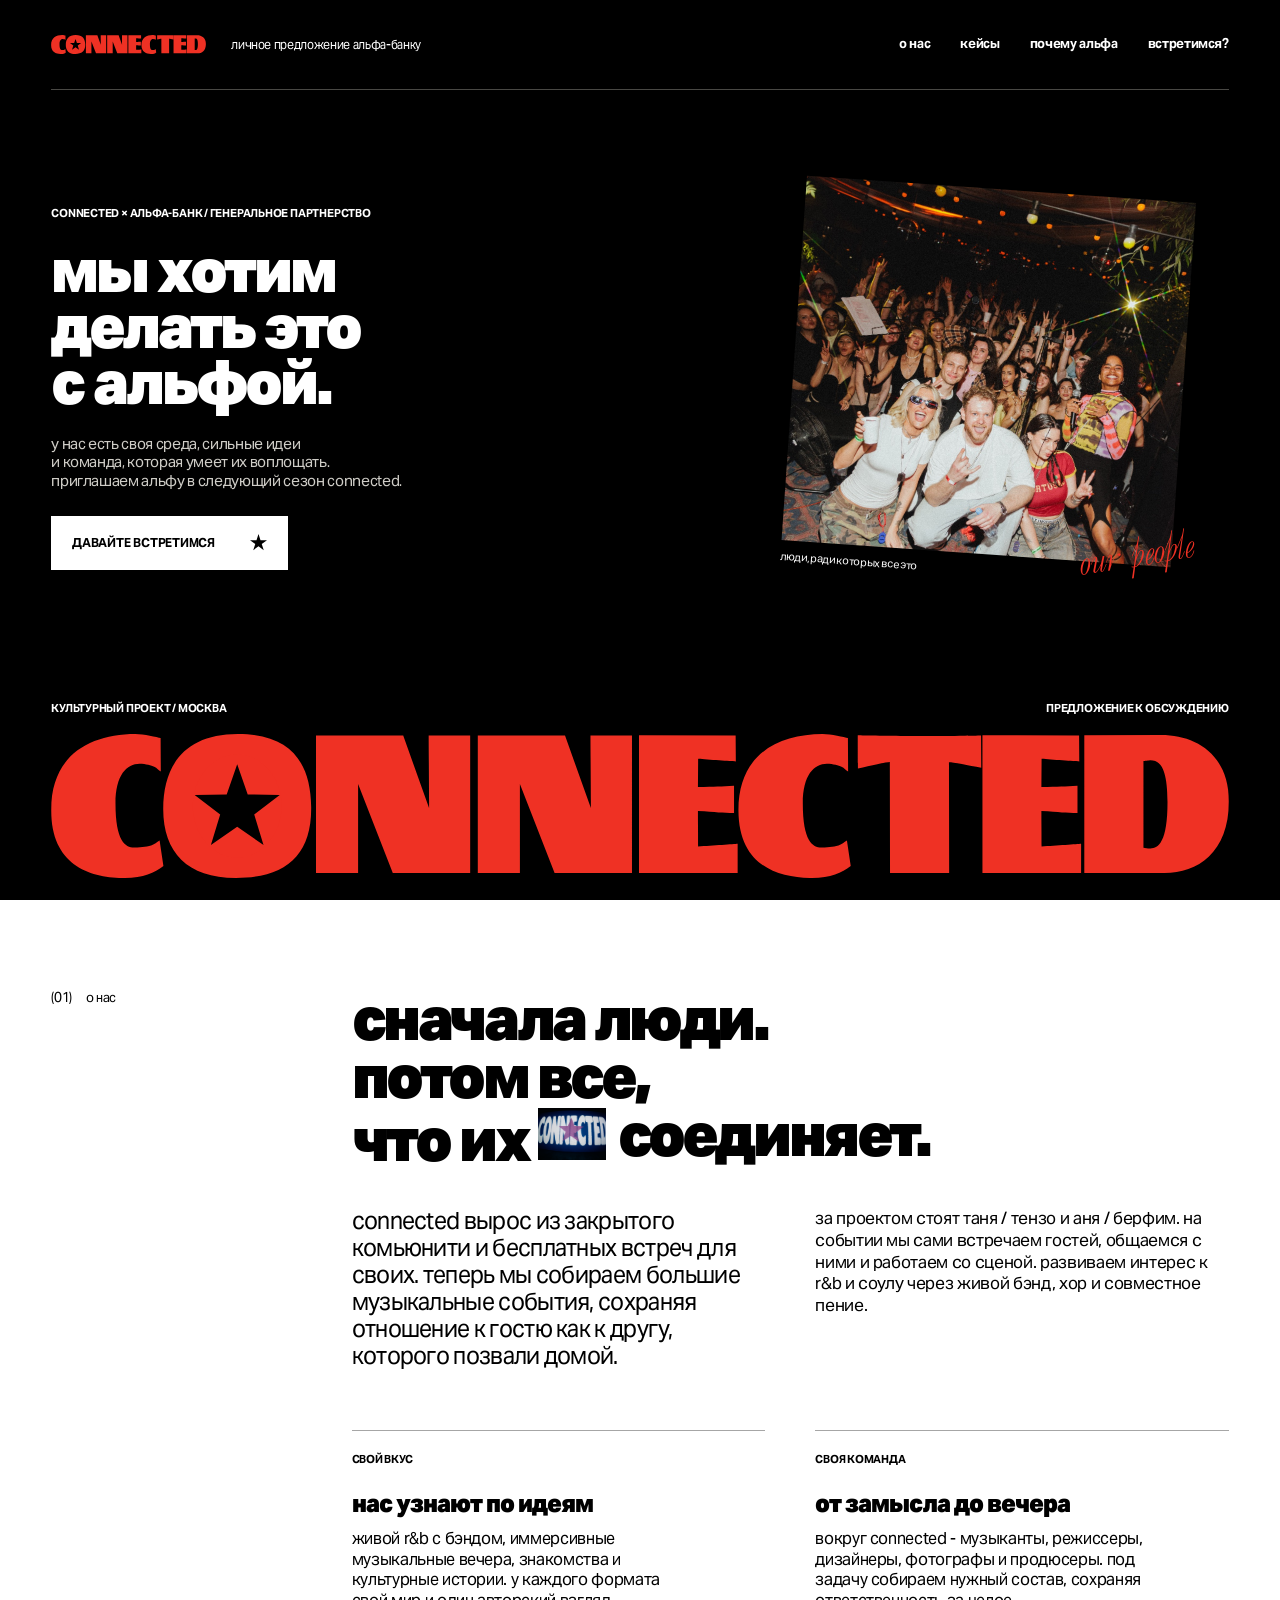
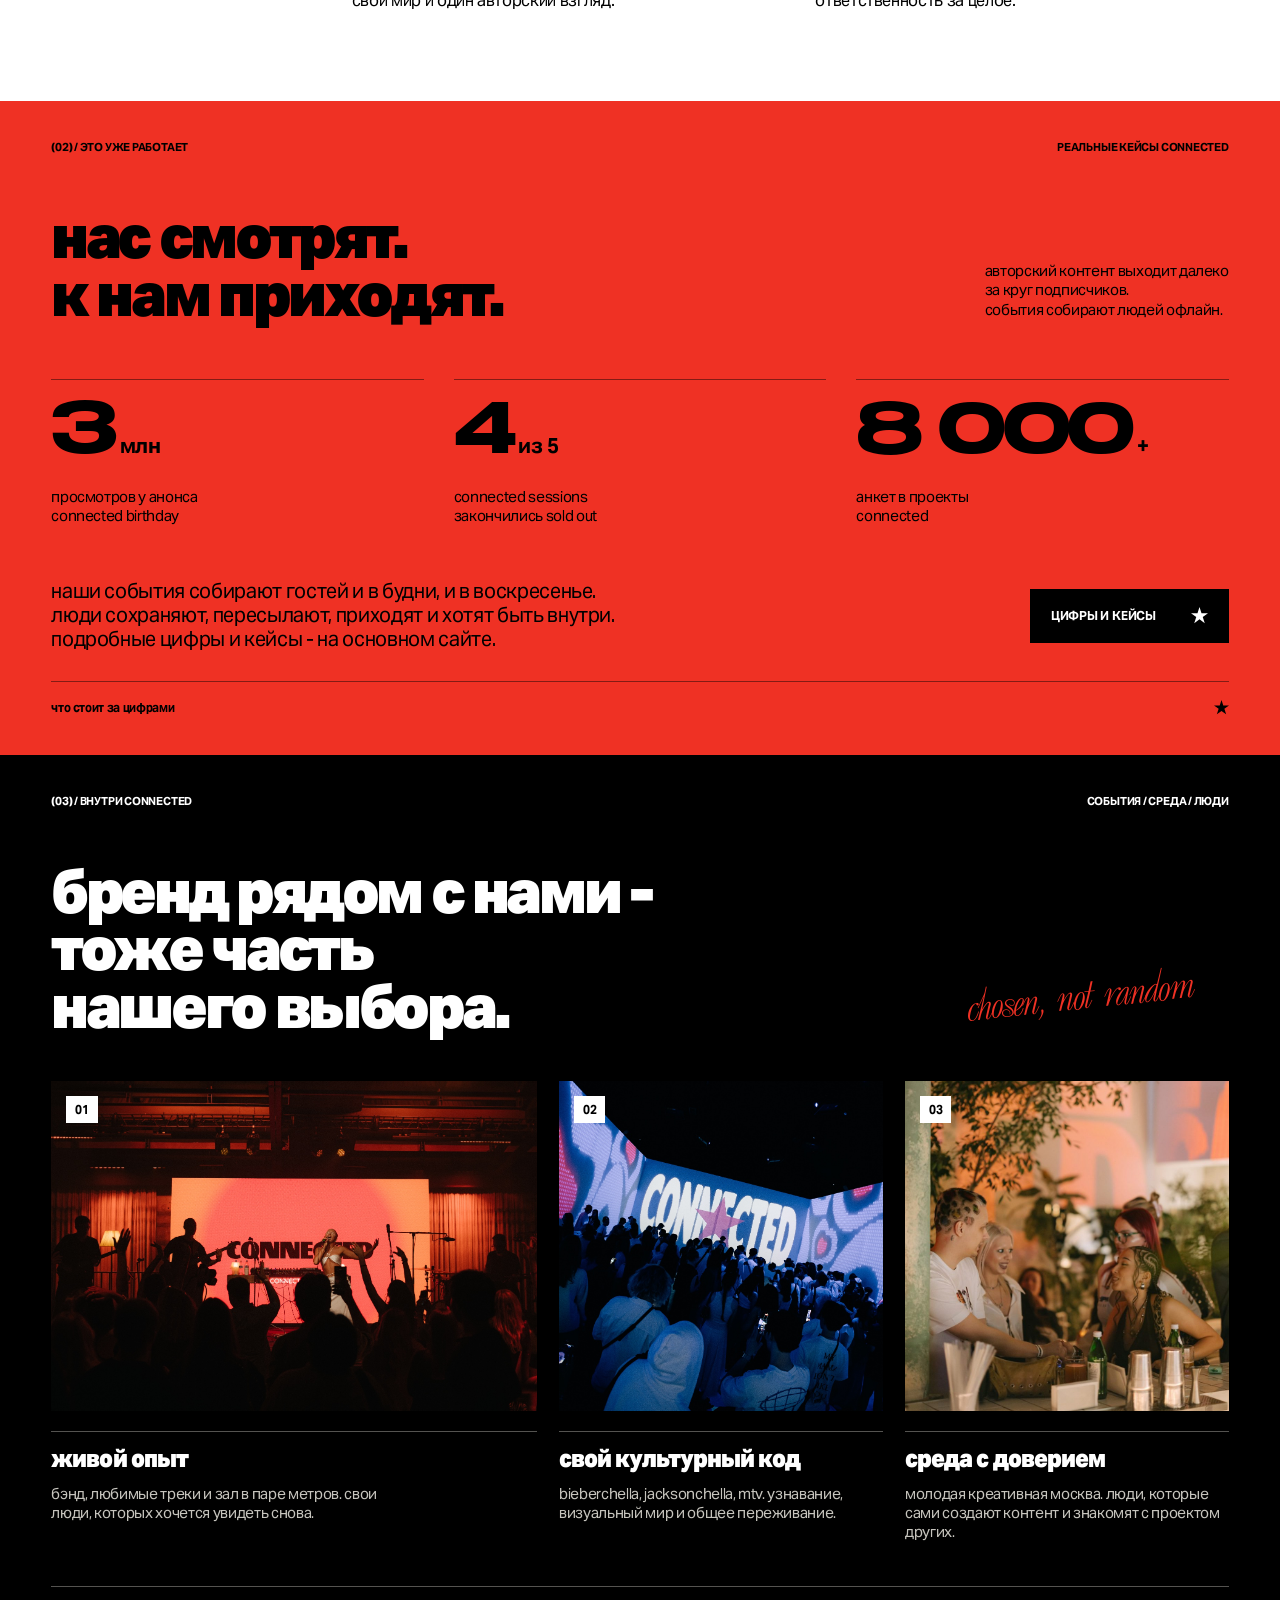
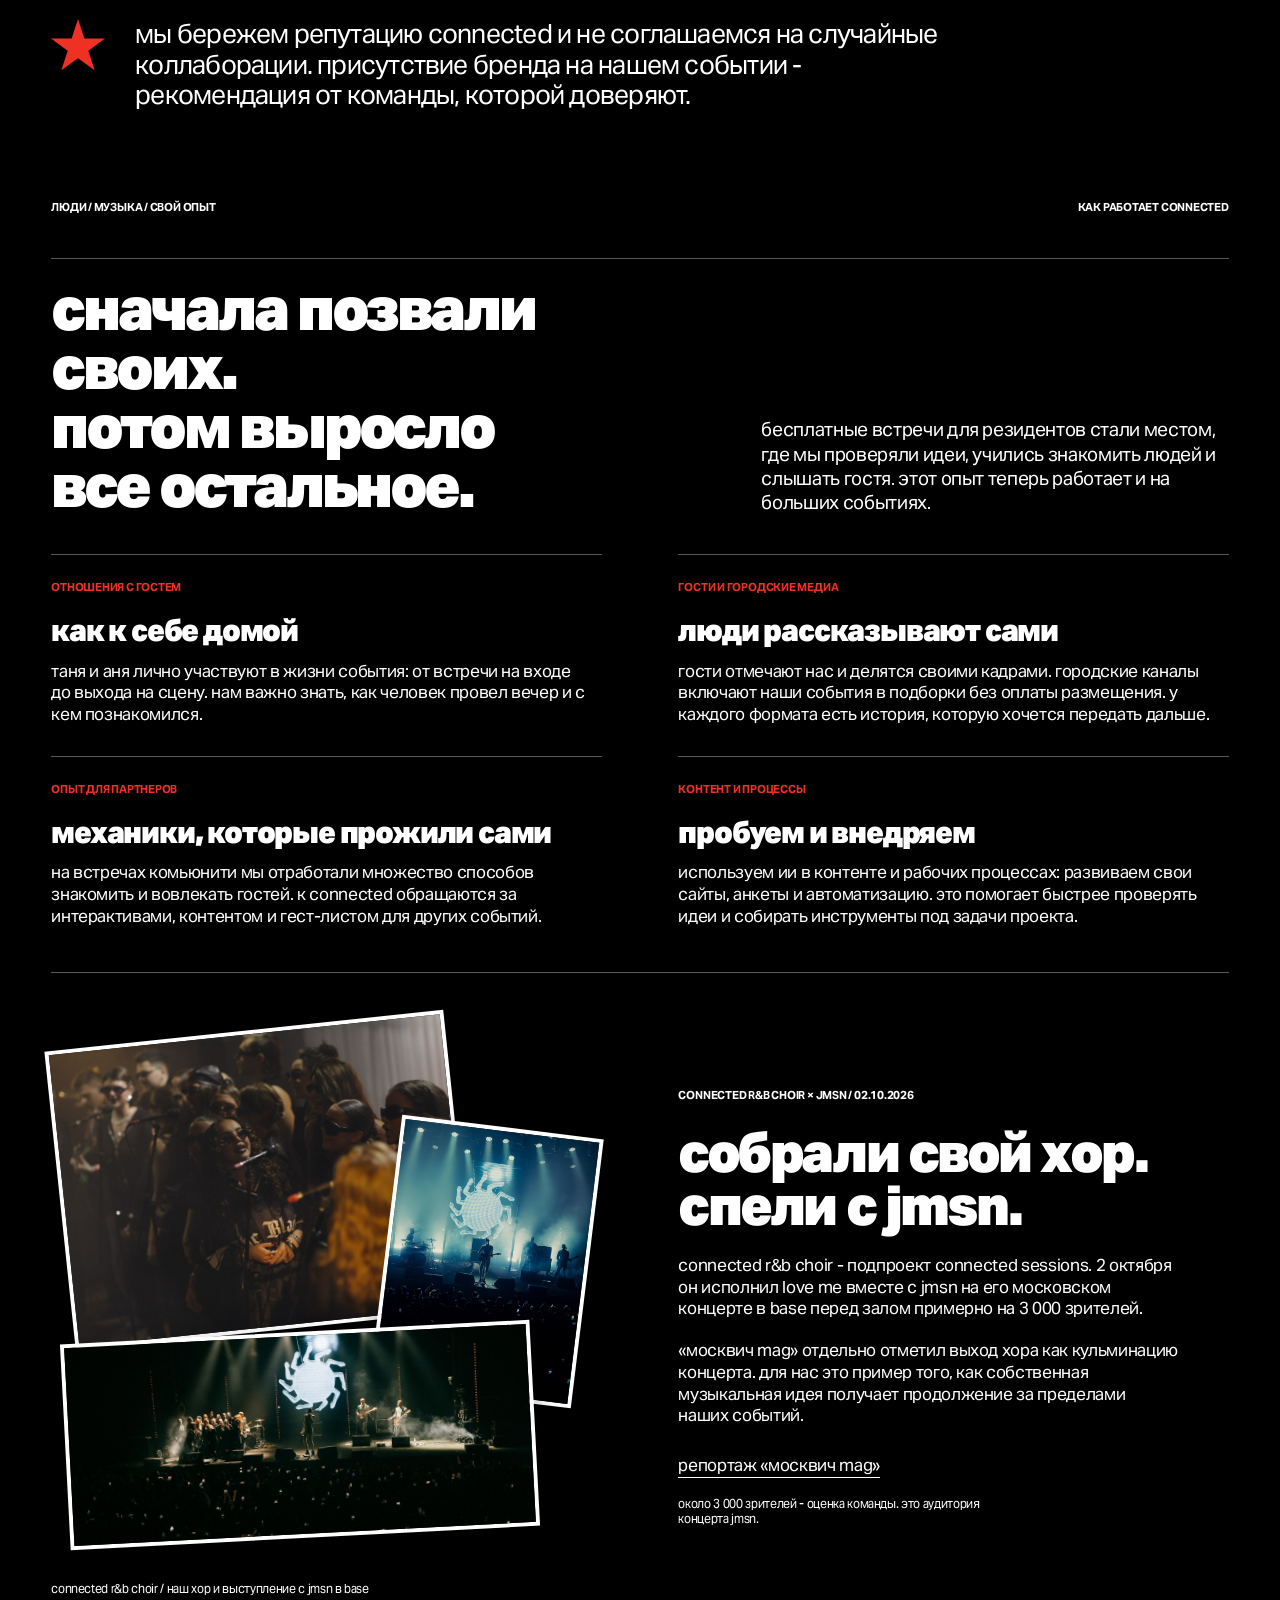
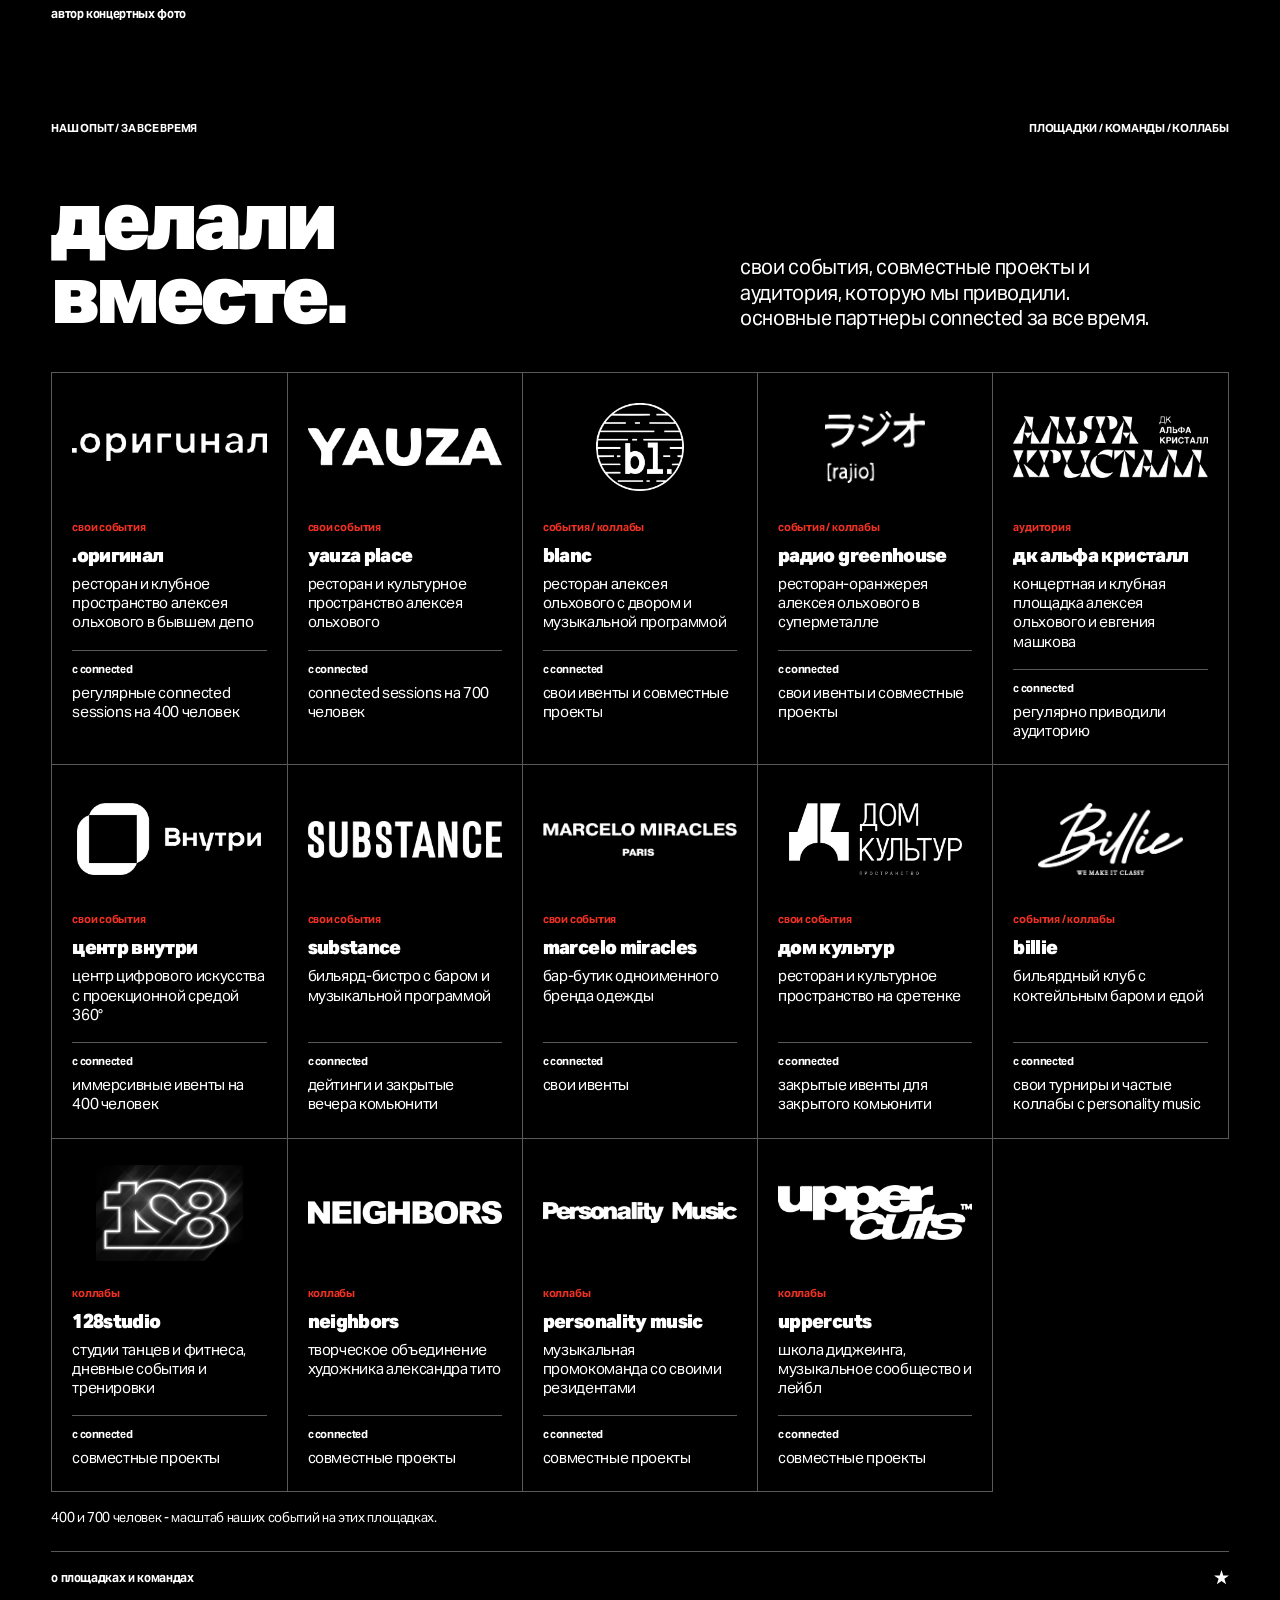
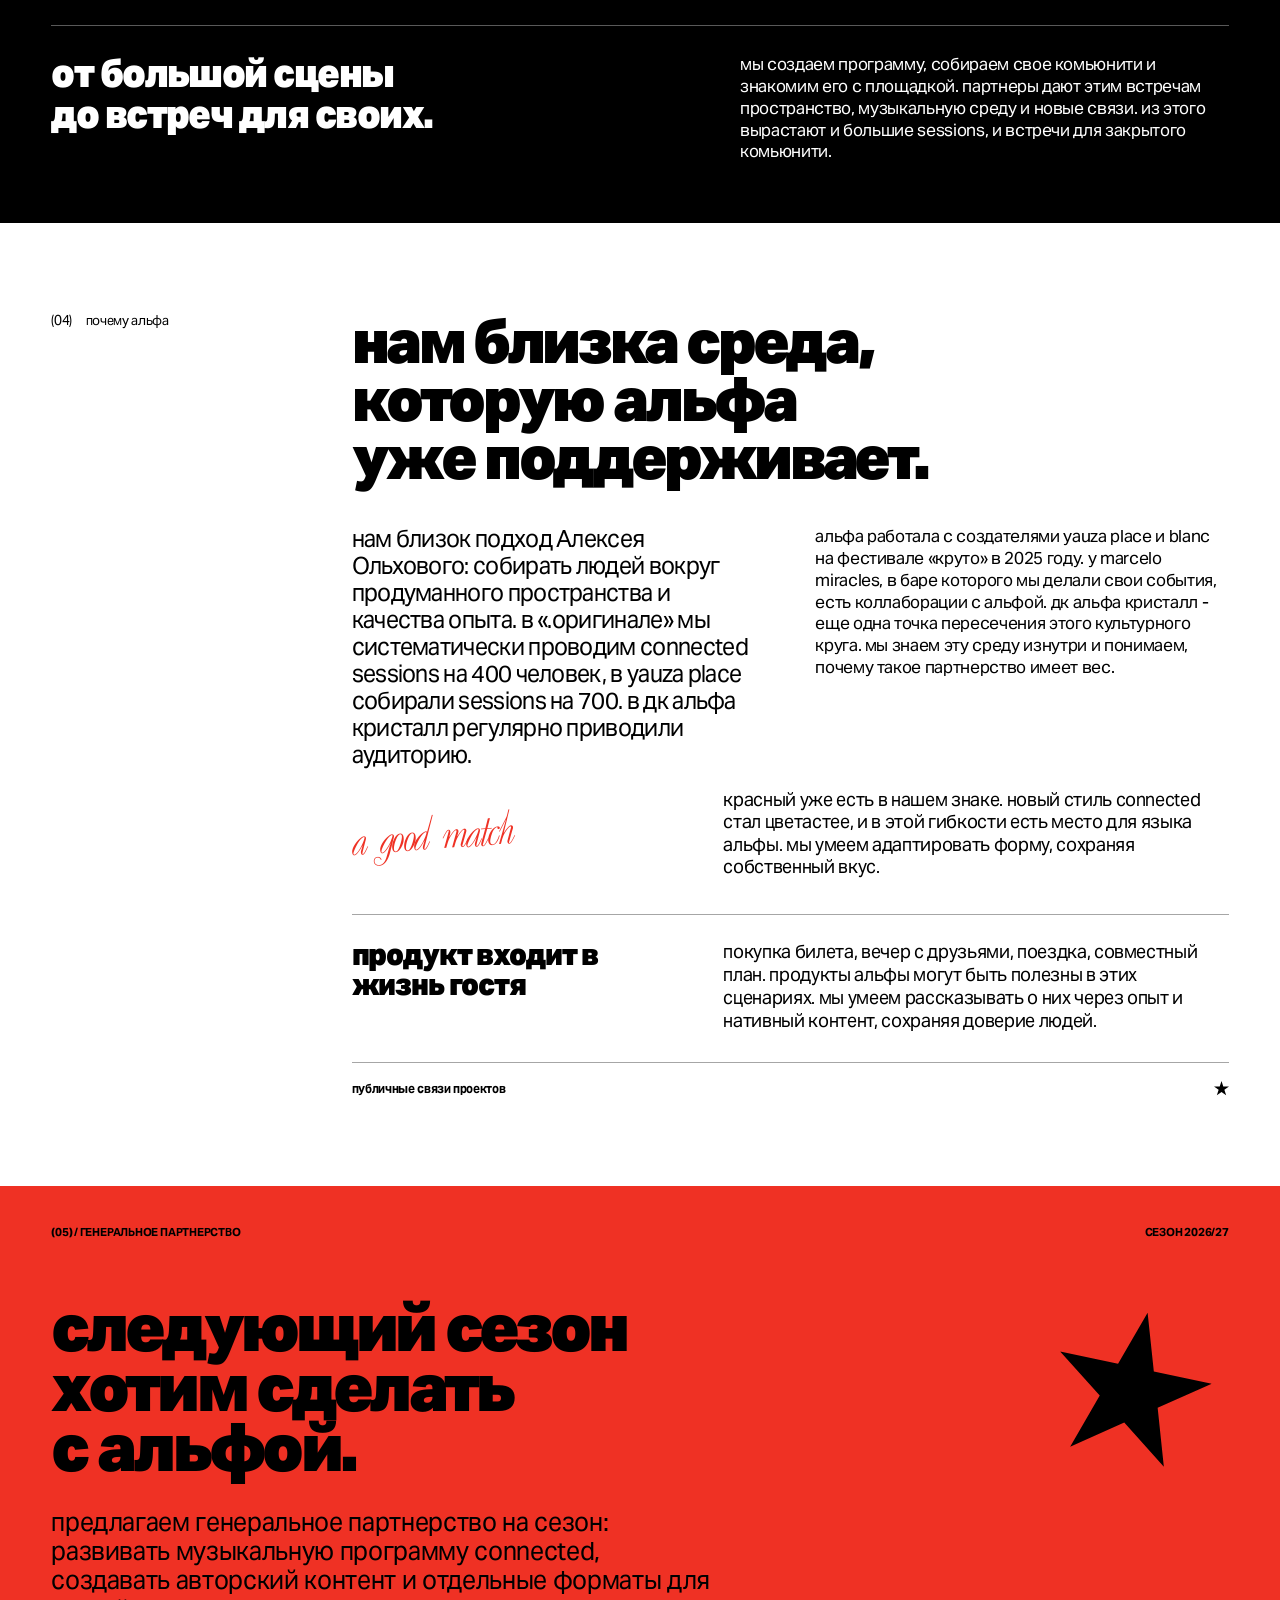
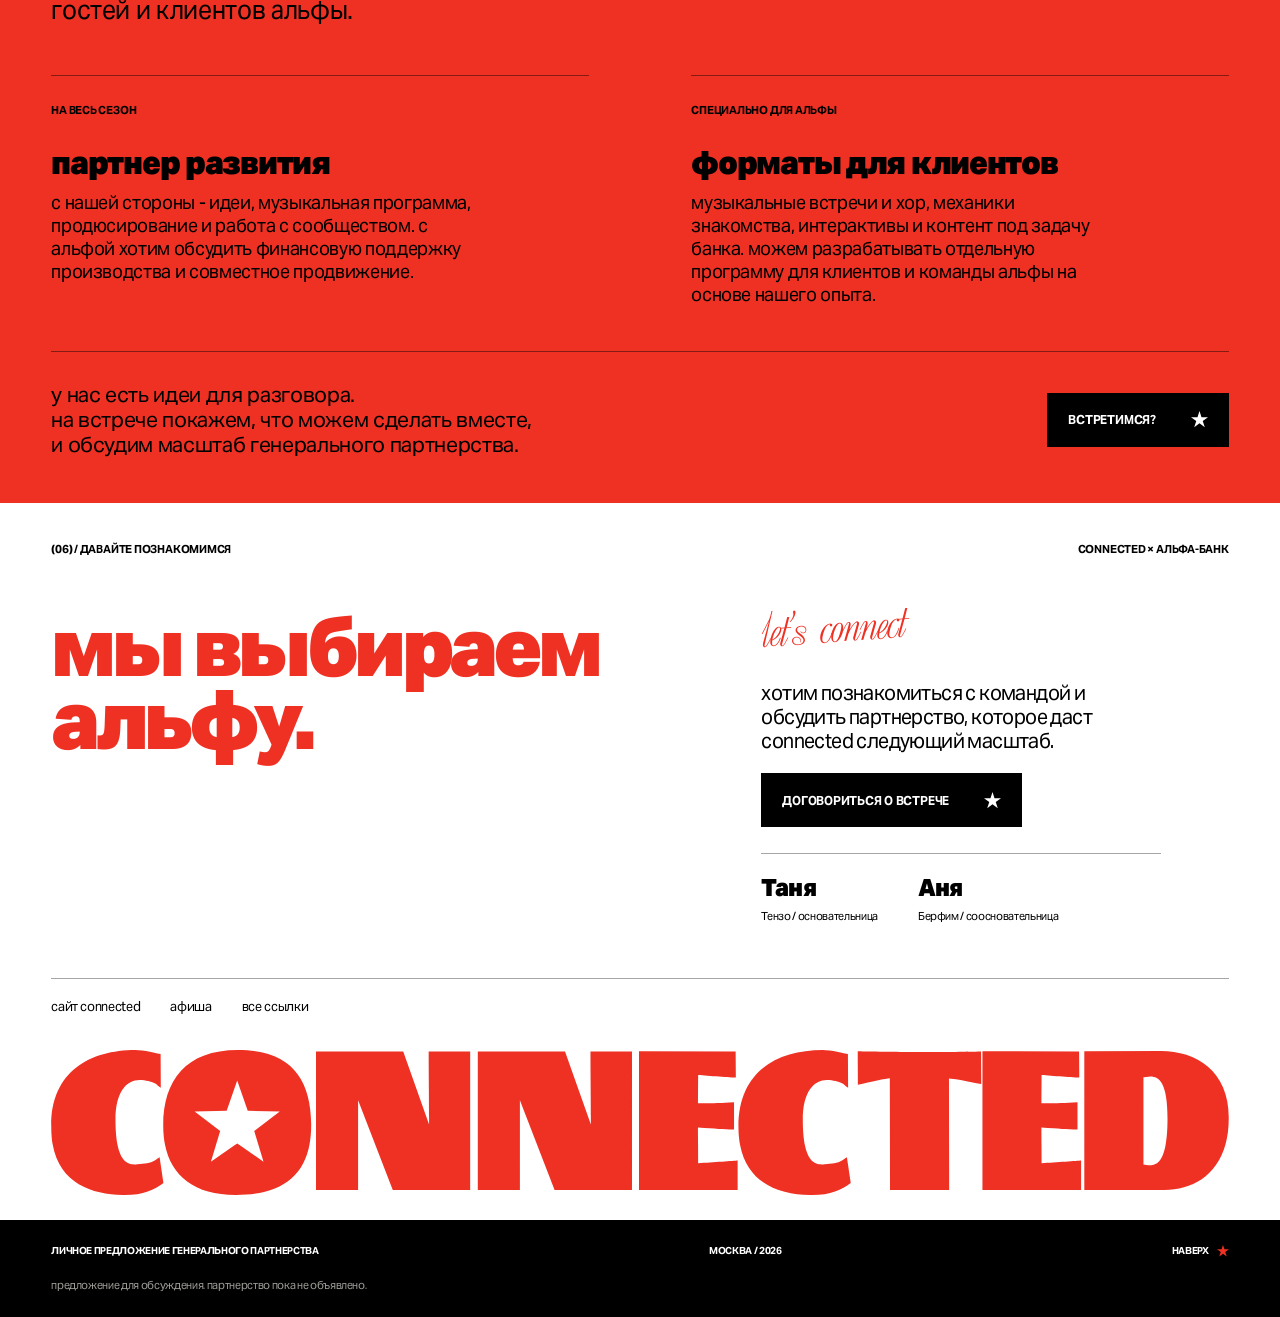
<file: alfa/index.html>
<!doctype html>
<html lang="ru">
<head>
<meta charset="utf-8">
<meta name="viewport" content="width=device-width, initial-scale=1, viewport-fit=cover">
<meta property="og:site_name" content="CONNECTED">
<meta property="og:type" content="website">
<meta property="og:url" content="https://connected.tenzzzo.com/alfa/">
<meta property="og:title" content="CONNECTED × Альфа-Банк | давайте познакомимся">
<meta property="og:description" content="CONNECTED приглашает Альфа-Банк к генеральному партнерству">
<meta property="og:image" content="https://connected.tenzzzo.com/img/og/co.jpg">
<meta property="og:image:width" content="1080">
<meta property="og:image:height" content="1080">
<meta name="twitter:card" content="summary_large_image">
<meta name="cx-build" content="55468433f400b40d7dda0fd6db49c3d4ef2f28c4">
<link rel="preload" href="../fonts/aktiv-400.woff2" as="font" type="font/woff2" crossorigin>
<link rel="preload" href="../fonts/aktiv-700.woff2" as="font" type="font/woff2" crossorigin>
<link rel="preload" href="../fonts/aktiv-900.woff2" as="font" type="font/woff2" crossorigin>
<link rel="preload" href="../fonts/alfa-benzin-700.woff2" as="font" type="font/woff2" crossorigin>
<link rel="preload" href="../fonts/tygra.woff2" as="font" type="font/woff2" crossorigin>
<title>CONNECTED × Альфа-Банк | давайте познакомимся</title>
<link rel="icon" type="image/svg+xml" href="../logo/alfa-star.svg?v=824a8a1e">
<meta name="robots" content="noindex, nofollow">
<style>
@font-face{font-family:Aktiv;src:url("../fonts/aktiv-400.woff2");font-weight:400;font-display:block}@font-face{font-family:Aktiv;src:url("../fonts/aktiv-700.woff2");font-weight:700;font-display:block}@font-face{font-family:Aktiv;src:url("../fonts/aktiv-900.woff2");font-weight:900;font-display:block}@font-face{font-family:Tygra;src:url("../fonts/tygra.woff2");font-display:block}@font-face{font-family:Benzin;src:url("../fonts/alfa-benzin-700.woff2");font-weight:700;font-display:block}
:root{--paper:#ffffff;--pink:#ef3124;--mint:#ef3124;--violet:#000000;--cherry:#ef3124;--flossy:#000000;--alfa:#ef3124;--pad:4vw;--line:rgba(0,0,0,.35)}*{box-sizing:border-box}html{scroll-behavior:smooth;scroll-padding-top:24px}body{margin:0;background:#000;color:var(--paper);font:400 17px/1.28 Aktiv,Arial,sans-serif;letter-spacing:-.02em}img{max-width:100%;display:block}a{color:inherit;text-decoration:none}button{font:inherit;cursor:pointer}a:focus-visible,button:focus-visible,summary:focus-visible{outline:3px solid currentColor;outline-offset:6px}::selection{background:var(--pink);color:#000}.svg-defs{position:absolute;width:0;height:0;overflow:hidden}.skip{position:fixed;left:20px;top:-100px;padding:16px;background:var(--paper);color:#000;z-index:100}.skip:focus{top:12px}.hero{padding:0 var(--pad) 22px;min-height:800px;min-height:min(100svh,1100px);display:flex;flex-direction:column;gap:0;background:#000;overflow:hidden}.header{display:flex;align-items:center;gap:25px;min-height:90px;border-bottom:1px solid #494844}.brand-small{width:155px;flex-shrink:0}.brand-small img{width:100%;height:auto}.edition{font-size:12px}.header nav{margin-left:auto;display:flex;align-items:center;gap:30px;font-size:13px;font-weight:700}.header nav a:hover{text-decoration:underline;text-underline-offset:5px}.nav-contact{border-bottom:1px solid var(--paper);padding-bottom:3px}.menu{display:none}.hero-content{flex:1;display:grid;grid-template-columns:1.35fr 1fr;align-items:center;gap:8vw;min-height:490px;padding:35px 0}.rail{font-size:11px;font-weight:700;line-height:1.1;letter-spacing:-.02em;margin:0}.hero-copy h1{font-size:clamp(33px,3.5vw,56px);line-height:.96;font-weight:900;letter-spacing:-.05em;margin:24px 0}.hero-description{font-size:15px;line-height:1.25;margin:0 0 25px;color:#cfcdc7}.button{display:inline-flex;align-items:center;justify-content:space-between;gap:35px;padding:17px 20px;border:1px solid transparent;min-height:54px;font-size:12px;font-weight:700;letter-spacing:-.02em;transition:background-color .2s,color .2s}.button svg{width:17px;height:17px;fill:currentColor;flex-shrink:0}.button-paper{background:var(--paper);color:#000}.button-paper:hover{background:var(--pink)}.button-black{background:#000;color:var(--paper)}.button-black:hover{background:#292929}.hero-photo{width:100%;max-width:390px;justify-self:center;position:relative;transform:rotate(4deg);margin:15px 25px 25px 0}.hero-photo>img{width:100%;height:350px;object-fit:cover;object-position:center 53%}.hero-photo figcaption{font-size:11px;margin-top:9px}.photo-note{position:absolute;right:-24px;bottom:12px;font:40px/.9 Tygra;color:var(--pink);transform:rotate(-13deg)}.hero-footer{display:flex;justify-content:space-between;align-items:center;gap:20px;margin:15px 0 20px}.hero-wordmark{width:100%;height:auto;flex-shrink:0}.paper{background:var(--paper);color:#000;--line:rgba(0,0,0,.35)}.black{background:#000;color:var(--paper);--line:rgba(239,237,230,.35)}.mint{background:var(--mint);color:var(--violet);--line:rgba(74,15,184,.35)}.cherry{background:var(--cherry);color:var(--flossy);--line:rgba(255,127,171,.35)}.spread{display:grid;grid-template-columns:repeat(12,minmax(0,1fr));column-gap:24px;padding:90px var(--pad)}.section-index{grid-column:span 3;display:flex;gap:14px;font-size:13px;align-items:flex-start}.spread-content{grid-column:span 9;min-width:0}h2{font-size:clamp(38px,4.8vw,76px);line-height:.94;letter-spacing:-.055em;font-weight:900;margin:0 0 40px}h3{font-size:24px;font-weight:900;line-height:1.04;letter-spacing:-.04em;margin:0 0 12px}p{margin:0 0 20px}.photo-word{display:inline-flex;align-items:center;gap:12px;white-space:nowrap}.photo-word img{height:.85em;width:1.1em;object-fit:cover;object-position:50% 30%}.intro-columns{display:grid;grid-template-columns:1fr 1fr;gap:50px}.intro-columns>p,.intro-columns>div{max-width:440px}.intro{font-size:23px;line-height:1.17;letter-spacing:-.03em}.project-map{display:grid;grid-template-columns:1fr 1fr;gap:36px 50px;margin-top:40px}.project-map article{border-top:1px solid var(--line);padding-top:16px}.project-map h3{margin-top:24px}.project-map p{max-width:330px;font-size:16px;margin:0}.section-top{display:flex;align-items:flex-start;justify-content:space-between;gap:20px}.case-section{padding:40px var(--pad) 50px}.case-heading{display:flex;align-items:flex-end;justify-content:space-between;gap:30px;margin-top:55px}.case-heading h2{margin-bottom:45px}.script{font:44px/.95 Tygra;letter-spacing:-.04em;display:inline-block;font-weight:400}.pink{color:var(--pink)}.red{color:var(--alfa)}.case-heading .script{transform:rotate(-6deg);margin:0 35px 60px 0}.case-grid{display:grid;grid-template-columns:1.5fr 1fr 1fr;gap:22px}.case{min-width:0}.case figure{margin:0 0 20px;position:relative;overflow:hidden}.case figure>img{width:100%;height:330px;object-fit:cover}.case-wide figure>img{object-position:40% 50%}.case-number{position:absolute;top:15px;left:15px;background:var(--paper);color:#000;font-size:12px;font-weight:700;padding:6px 9px}.case-caption{border-top:1px solid var(--line);padding-top:16px}.case h3{font-size:23px}.case p{font-size:15px;color:#c6c4bd;max-width:360px}.small{font-size:12px;line-height:1.3}.archive-note{margin:28px 0 0;max-width:770px;color:#a6a49f}.numbers{padding:40px var(--pad)}.numbers-head{display:flex;justify-content:space-between;align-items:flex-end;margin-top:55px;gap:30px}.numbers-head h2{margin-bottom:0}.numbers-head>p{font-size:15px;max-width:350px;margin-bottom:5px}.stats{display:grid;grid-template-columns:repeat(3,1fr);gap:30px;margin:55px 0 50px}.stats article{border-top:1px solid var(--line);padding-top:20px}.stat-value{font:700 clamp(40px,5.2vw,82px)/1 Benzin,Arial,sans-serif;letter-spacing:-.05em;white-space:nowrap}.stat-value>span{font:700 .25em/1 Aktiv,sans-serif;letter-spacing:-.02em;margin-left:5px}.stats p{font-size:15px;margin:18px 0 0}.evidence-heading{border-top:1px solid var(--line);padding-top:20px;display:flex;justify-content:space-between;gap:20px}.evidence{display:grid;grid-template-columns:1fr 1fr;gap:50px;margin:32px 0}.evidence article{display:flex;align-items:flex-start;gap:26px}.evidence-value{font-size:46px;font-weight:900;line-height:1;letter-spacing:-.05em;min-width:105px}.evidence h3{font-size:20px;margin-bottom:8px}.evidence p{font-size:14px;margin:0}.source-details{border-top:1px solid var(--line);font-size:12px;padding:18px 0 0}summary{cursor:pointer;list-style:none;display:flex;justify-content:space-between;align-items:center;font-weight:700}summary::-webkit-details-marker{display:none}summary svg{width:15px;height:15px;fill:currentColor;transition:transform .2s}.source-details[open] summary svg{transform:rotate(180deg)}.details-content{max-width:850px;padding:22px 0 0}.details-content p:last-child{margin-bottom:0}#why-alfa h2 .script{margin-top:25px;font-size:.7em;display:block;line-height:1.05}.text-link{font-size:12px;text-decoration:underline;text-underline-offset:4px}.text-link:hover{color:var(--alfa)}.alfa-cases{display:grid;grid-template-columns:1fr 1fr;gap:50px;margin-top:40px}.alfa-cases article{border-top:1px solid var(--line);padding-top:18px}.alfa-cases h3{margin-top:25px}.alfa-cases p{font-size:16px;max-width:380px}.alfa-conclusion{display:flex;align-items:center;gap:30px;border-top:1px solid var(--line);padding-top:30px;margin-top:40px}.star{width:60px;height:60px;fill:var(--alfa);flex-shrink:0}.alfa-conclusion p{max-width:630px;font-size:23px;line-height:1.17;margin:0;letter-spacing:-.03em}.offer{padding:40px var(--pad) 45px}.offer-head{margin:60px 0 30px;display:flex;justify-content:space-between;align-items:center;gap:30px}.offer h2{font-size:clamp(46px,6.4vw,102px);margin:0;line-height:.9}.offer-star{width:155px;height:155px;fill:#000000;transform:rotate(12deg);margin-right:20px}.offer-lead{max-width:660px;font-size:25px;line-height:1.17;margin:0 0 50px}.offer-columns{display:grid;grid-template-columns:1fr 1fr;gap:9vw}.offer-row{display:flex;gap:22px;border-top:1px solid var(--line);padding-top:24px;margin-top:24px}.offer-row>span{font-size:12px}.offer-row p{max-width:410px;font-size:16px;margin-bottom:0}.offer-note{font-size:12px;max-width:850px;margin:40px 0 0;padding-top:20px;border-top:1px solid var(--line)}.activation{padding:40px var(--pad) 50px}.activation h2{margin:55px 0 45px}.activation-layout{display:grid;grid-template-columns:1fr 1.15fr;gap:8vw;align-items:start}.activation-photo{margin:0;position:relative}.activation-photo>img{width:100%;height:590px;object-fit:cover}.activation-photo figcaption{position:absolute;bottom:18px;left:20px;right:20px;background:var(--paper);color:#000;padding:14px;font-size:17px;font-weight:700;line-height:1.15}.activation-rows article{border-top:1px solid var(--line);padding-top:20px;margin-bottom:35px}.activation-rows h3{font-size:30px;max-width:420px;margin-top:20px}.activation-rows p{max-width:450px;color:#c6c4bd;font-size:16px}.muted{color:#a6a49f;max-width:900px;margin:35px 0 0}.measure-grid{display:grid;grid-template-columns:1fr 1fr;gap:35px 45px}.measure-grid article{border-top:1px solid var(--line);padding-top:18px}.measure-grid h3{margin-top:24px;max-width:350px}.measure-grid p{font-size:16px;max-width:350px;margin:0}.closing{background:#ffffff;color:#000;padding:40px var(--pad) 25px}.closing-grid{display:grid;grid-template-columns:1.3fr 1fr;gap:8vw;margin:55px 0}.closing h2{font-size:clamp(48px,6.3vw,98px);line-height:.9;margin:0;color:var(--alfa)}.closing-copy{align-self:center;max-width:400px}.closing-copy>.script{color:var(--alfa);margin-bottom:26px;transform:rotate(-4deg);font-size:48px}.closing-copy p{font-size:20px;line-height:1.2;letter-spacing:-.03em}.contact-name{display:block;margin-top:12px;font-size:12px}.public-links{border-top:1px solid rgba(0,0,0,.35);padding:20px 0 35px;display:flex;gap:30px;font-size:13px}.public-links a:hover{text-decoration:underline;text-underline-offset:5px}.closing-mark{width:100%;height:auto}footer{padding:25px var(--pad);display:flex;justify-content:space-between;align-items:center;flex-wrap:wrap;gap:20px;font-size:10px;font-weight:700}footer>a{display:flex;align-items:center;gap:8px}footer svg{width:12px;height:12px;fill:var(--pink)}footer small{width:100%;font-size:11px;font-weight:400;color:#9d9b96}@media(min-width:1800px){:root{--pad:max(4vw,calc((100vw - 1660px)/2))}.hero-content{max-height:650px}.hero{min-height:1050px}}@media(max-width:1050px){.edition{display:none}.hero-content{gap:5vw}.hero-photo{max-width:320px}.hero-photo>img{height:340px}.hero{min-height:760px}.case-grid{grid-template-columns:1.2fr 1fr 1fr}.case figure>img{height:270px}.intro-columns,.project-map,.alfa-cases{gap:30px}.spread{column-gap:15px}.section-index{grid-column:span 2}.spread-content{grid-column:span 10}.offer-star{width:110px;height:110px}.activation-photo>img{height:560px}.stat-value{font-size:5.2vw}.numbers-head p br{display:none}}
@media(max-width:700px){:root{--pad:5vw}.hero{padding-bottom:16px;min-height:730px;min-height:100svh}.header{min-height:68px;gap:15px}.brand-small{width:135px}.menu{display:flex;flex-direction:column;justify-content:center;gap:6px;margin-left:auto;padding:10px 0 10px 10px;border:0;background:none;width:36px;height:40px}.menu span{height:1px;background:var(--paper);width:25px;transition:transform .15s}.menu[aria-expanded=true] span:first-child{transform:translateY(3.5px) rotate(45deg)}.menu[aria-expanded=true] span:last-child{transform:translateY(-3.5px) rotate(-45deg)}.header nav{display:none;position:absolute;top:68px;left:0;right:0;background:#000;padding:30px var(--pad);z-index:10;border-bottom:1px solid #555;gap:25px}.header nav.open{display:flex;flex-direction:column;align-items:flex-start}.hero-content{grid-template-columns:1.05fr .8fr;gap:20px;min-height:440px;padding:30px 0}.hero-copy h1{font-size:clamp(26px,6.1vw,42px);margin:22px 0}.hero-copy>.rail{font-size:9px;max-width:180px}.hero-description{font-size:12px;max-width:180px;margin-bottom:22px}.hero-description br:first-child{display:none}.hero-copy .button{font-size:10px;padding:12px;gap:12px;min-height:44px}.hero-copy .button svg{width:12px;height:12px}.hero-photo{margin:0 12px 30px 0;transform:rotate(4deg);max-width:200px}.hero-photo>img{height:240px;object-position:center}.hero-photo figcaption{font-size:9px}.photo-note{font-size:28px;right:-12px;bottom:0}.hero-footer{margin:15px 0 20px;align-items:flex-end}.hero-footer .rail{font-size:8px;max-width:120px}.hero-footer .rail:last-child{text-align:right}.spread{padding:55px var(--pad);display:block}.section-index{gap:10px;font-size:12px;margin-bottom:32px}h2{font-size:clamp(35px,7.8vw,55px);margin-bottom:28px}.photo-word{gap:8px}.intro-columns{grid-template-columns:1fr;gap:2px}.intro{font-size:21px}.intro-columns>p,.intro-columns>div{max-width:100%}.intro-columns>p:not(.intro){font-size:16px}.project-map{gap:28px 24px;margin-top:22px}.rail{font-size:10px}.project-map h3{font-size:21px;margin-top:18px}.project-map p{font-size:14px}.section-top{gap:20px}.section-top>.rail{font-size:9px;max-width:55%}.section-top>.rail:last-child{text-align:right}.case-section{padding:30px var(--pad) 35px}.case-heading{display:block;margin-top:35px}.case-heading h2{margin-bottom:20px}.case-heading .script{margin:0 0 35px;font-size:35px;transform:rotate(-4deg)}.case-grid{grid-template-columns:1fr 1fr;gap:25px 20px}.case-wide{grid-column:1/-1}.case figure>img{height:240px}.case-wide figure>img{height:290px}.case h3{font-size:22px;overflow-wrap:anywhere}.case p{font-size:14px}.case-caption{padding-top:14px}.archive-note{font-size:11px;margin-top:20px}.numbers{padding:30px var(--pad)}.numbers-head{display:block;margin-top:35px}.numbers-head>p{max-width:100%;font-size:14px;margin-top:25px}.stats{grid-template-columns:1fr;gap:0;margin:25px 0 30px}.stats article{display:flex;align-items:center;gap:25px;padding:24px 0}.stat-value{font-size:40px;min-width:175px}.stats p{font-size:13px;margin:0}.evidence-heading{display:block}.evidence-heading .small{display:block;margin-top:12px}.evidence{grid-template-columns:1fr;gap:25px;margin:25px 0}.evidence article{gap:25px}.evidence-value{font-size:42px;min-width:105px}.source-details{font-size:11px}#why-alfa h2 .script{font-size:.75em;margin-top:20px}.alfa-cases{gap:25px;margin-top:25px}.alfa-cases h3{font-size:23px}.alfa-cases p{font-size:14px}.alfa-conclusion{align-items:flex-start;gap:20px;margin-top:30px;padding-top:25px}.alfa-conclusion .star{width:40px;height:40px}.alfa-conclusion p{font-size:20px}.offer{padding:30px var(--pad)}.offer-head{margin:40px 0 25px;gap:15px;align-items:flex-end}.offer h2{font-size:clamp(38px,8.3vw,60px)}.offer-star{width:65px;height:65px;flex-shrink:0;margin:0 5px 4px 0}.offer-lead{font-size:21px;margin-bottom:30px}.offer-columns{grid-template-columns:1fr;gap:35px}.offer-row{gap:18px;padding-top:20px;margin-top:20px}.offer-row h3{font-size:25px}.offer-row p{font-size:15px}.offer-note{margin-top:30px;font-size:11px}.activation{padding:30px var(--pad)}.activation h2{margin:35px 0}.activation-layout{grid-template-columns:1fr;gap:30px}.activation-photo>img{height:410px}.activation-photo figcaption{font-size:15px;left:15px;right:15px;bottom:15px}.activation-rows article{margin-bottom:28px}.activation-rows h3{font-size:27px;margin-top:18px}.activation-rows p{font-size:15px}.muted{font-size:11px;margin-top:0}.measure-grid{gap:28px 25px}.measure-grid h3{font-size:21px;margin-top:18px}.measure-grid p{font-size:14px}.closing{padding:30px var(--pad) 20px}.closing-grid{grid-template-columns:1fr;gap:35px;margin:40px 0}.closing h2{font-size:clamp(50px,11vw,77px)}.closing-copy{max-width:360px}.closing-copy>.script{font-size:40px;margin-bottom:20px}.closing-copy p{font-size:18px}.closing .button{font-size:12px}.public-links{gap:25px;padding-bottom:25px;font-size:12px}footer{font-size:9px;gap:16px}footer>span:first-child{max-width:175px}footer>small{font-size:10px}}
@media(max-width:370px){.hero-content{grid-template-columns:1fr .65fr;gap:12px}.hero-copy h1{font-size:25px}.hero-photo>img{height:210px}.hero-photo figcaption{font-size:8px}.hero-copy .button{font-size:9px;gap:8px;padding:10px}.hero-description{font-size:11px}.photo-note{font-size:24px}.project-map,.measure-grid,.alfa-cases{grid-template-columns:1fr}.stat-value{min-width:160px;font-size:36px}.stats p{font-size:12px}.offer-star{width:45px;height:45px}.offer h2{font-size:34px}}@media(prefers-reduced-motion:reduce){html{scroll-behavior:auto}*{transition:none!important}}@media print{.hero{min-height:auto}.header nav,.menu,.button,.source-details{display:none}.hero-wordmark{margin-top:30px}section{break-inside:avoid}.hero-photo>img{height:200px}}

/* CONNECTED × Альфа: палитра этой презентации, 01.11.2026 */
.red-field{background:var(--alfa);color:#000;--line:rgba(0,0,0,.45)}.hero-copy h1{font-size:clamp(42px,4.8vw,74px);line-height:.91}.hero-description{max-width:390px}.photo-note{color:var(--alfa)}.hero-photo>img{height:365px}.proof-bottom{display:flex;justify-content:space-between;align-items:center;gap:45px;padding-top:5px;margin-bottom:30px}.proof-bottom>p{max-width:570px;font-size:20px;line-height:1.18;margin:0}.stats .stat-value{font-size:clamp(42px,5.4vw,82px)}.stats .stat-value>span{font-size:.3em}.trust-statement{display:flex;align-items:flex-start;gap:30px;border-top:1px solid var(--line);padding-top:32px;margin-top:25px}.trust-statement>p{max-width:820px;font-size:26px;line-height:1.17;margin:0;letter-spacing:-.03em}.trust-statement .star{width:54px;height:54px}.place-strip{display:flex;flex-wrap:wrap;gap:24px 36px;padding:25px 0;border-block:1px solid var(--line);margin:20px 0 35px;font-size:24px;font-weight:900;letter-spacing:-.04em}.affinity{display:grid;grid-template-columns:1fr 1.5fr;align-items:center;gap:35px;margin-bottom:35px}.affinity .script{font-size:46px;transform:rotate(-4deg)}.affinity>p{font-size:18px;line-height:1.25;margin:0}.native-product{border-top:1px solid var(--line);padding-top:25px;margin-bottom:30px;display:grid;grid-template-columns:1fr 1.5fr;gap:35px}.native-product h3{font-size:29px}.native-product p{font-size:18px;margin:0}.details-content a{text-decoration:underline;text-underline-offset:3px}.offer h2{font-size:clamp(40px,5.2vw,84px)}.offer-star{fill:#000}.partner-summary{display:grid;grid-template-columns:1fr 1fr;gap:8vw}.partner-summary article{border-top:1px solid var(--line);padding-top:22px}.partner-summary h3{font-size:32px;margin-top:26px}.partner-summary p{font-size:18px;max-width:430px}.meeting-note{display:flex;justify-content:space-between;align-items:center;gap:35px;border-top:1px solid var(--line);padding-top:30px;margin-top:25px}.meeting-note p{font-size:21px;line-height:1.2;margin:0}.founders{display:flex;gap:40px;margin-top:26px;border-top:1px solid var(--line);padding-top:20px}.founders>span{font-size:11px;display:flex;flex-direction:column;gap:5px}.founders b{font-size:23px;font-weight:900;letter-spacing:-.04em}.closing{--line:rgba(0,0,0,.35)}.closing h2{font-size:clamp(50px,6.4vw,100px);color:var(--alfa)}.closing-copy>.script{color:var(--alfa)}
@media(max-width:1050px){.proof-bottom>p{font-size:18px}.partner-summary h3{font-size:28px}.affinity{grid-template-columns:1fr 1.4fr}.stats .stat-value{font-size:5.3vw}.offer-star{width:100px;height:100px}}
@media(max-width:700px){.hero-photo{padding-bottom:26px}.photo-note{right:-6px;bottom:-4px}.hero-copy h1{font-size:clamp(32px,7.6vw,51px)}.hero-description br{display:none}.hero-photo>img{height:240px}.stats .stat-value{font-size:42px}.proof-bottom{display:block;margin-bottom:25px}.proof-bottom>p{font-size:19px;margin-bottom:22px}.trust-statement{gap:20px;padding-top:25px}.trust-statement>p{font-size:21px}.trust-statement .star{width:36px;height:36px}.place-strip{font-size:21px;gap:16px 24px;margin:15px 0 30px;padding:20px 0}.affinity,.native-product{grid-template-columns:1fr;gap:20px}.affinity .script{font-size:39px}.affinity>p,.native-product p{font-size:17px}.native-product h3{font-size:27px;max-width:250px}.offer-head{align-items:center}.offer h2{font-size:clamp(32px,7.4vw,49px)}.offer-star{width:55px;height:55px}.partner-summary{grid-template-columns:1fr;gap:25px}.partner-summary h3{font-size:29px;margin-top:20px}.partner-summary p{font-size:16px}.meeting-note{display:block;padding-top:25px;margin-top:25px}.meeting-note p{font-size:19px;margin-bottom:22px}.meeting-note p br{display:none}.founders{gap:35px}.founders>span{font-size:10px}.closing h2{font-size:clamp(50px,11vw,76px)}}
@media(max-width:370px){.hero-copy h1{font-size:29px}.hero-photo>img{height:210px}.stats .stat-value{font-size:37px}.offer-star{width:40px;height:40px}.offer h2{font-size:30px}}


/* История партнерств: все форматы работы, подтвержденные владелицей. */
.partner-history{padding:40px var(--pad) 60px;background:#000;color:var(--paper);--line:rgba(255,255,255,.35)}
.partner-history-head{display:grid;grid-template-columns:1.2fr 1fr;gap:8vw;align-items:end;margin:50px 0 40px}
.partner-history h2{font-size:clamp(42px,6.3vw,96px);line-height:.92;letter-spacing:-.05em;margin:0}
.partner-history-head>p{font-size:20px;max-width:420px;margin:0;line-height:1.28}
.partner-grid{display:grid;grid-template-columns:repeat(5,minmax(0,1fr));border-top:1px solid var(--line);border-left:1px solid var(--line)}
.partner-card{min-width:0;padding:24px 20px;border-right:1px solid var(--line);border-bottom:1px solid var(--line)}
.partner-logo{height:100px;display:flex;align-items:center;justify-content:center;margin-bottom:24px}
.partner-logo img{width:auto;height:auto;max-width:100%;max-height:72px;object-fit:contain}
.partner-card[data-partner="blanc"] .partner-logo img{max-height:88px}
.partner-card[data-partner="128studio"] .partner-logo img{max-height:96px}
.partner-role{color:var(--alfa);margin:0 0 12px}
.partner-card h3{font-size:19px;line-height:1.1;letter-spacing:-.035em;margin:0 0 10px;overflow-wrap:anywhere}
.partner-card .partner-description{font-size:15px;line-height:1.28;margin:0;max-width:26ch}
.partner-history-note{font-size:13px;line-height:1.28;max-width:760px;margin:18px 0 0}
.partner-value{display:grid;grid-template-columns:1.2fr 1fr;gap:8vw;border-top:1px solid var(--line);padding-top:28px;margin-top:40px}
.partner-value h3{font-size:clamp(26px,3vw,42px);line-height:1.05;letter-spacing:-.04em;margin:0}
.partner-value>p{font-size:17px;line-height:1.28;margin:0;max-width:50ch}
@media(max-width:1050px){.partner-grid{grid-template-columns:repeat(3,minmax(0,1fr))}}
@media(max-width:700px){.partner-history{padding:30px var(--pad) 40px}.partner-history-head{grid-template-columns:1fr;gap:22px;margin:35px 0 28px}.partner-history h2{font-size:clamp(42px,11vw,66px)}.partner-history-head>p{font-size:17px}.partner-grid{grid-template-columns:repeat(2,minmax(0,1fr))}.partner-card{padding:20px 14px}.partner-logo{height:76px;margin-bottom:22px}.partner-logo img{max-height:58px}.partner-card[data-partner="blanc"] .partner-logo img{max-height:72px}.partner-card[data-partner="128studio"] .partner-logo img{max-height:76px}.partner-card h3{font-size:18px}.partner-card .partner-description{font-size:15px}.partner-role{font-size:10px;line-height:1.2;min-height:24px}.partner-history-note{font-size:12px}.partner-value{grid-template-columns:1fr;gap:20px;margin-top:30px}.partner-value h3{font-size:29px}.partner-value>p{font-size:17px}}

.partner-context{display:grid;grid-template-columns:1fr 2fr;gap:35px;border-top:1px solid var(--line);padding:22px 0 30px}
.partner-context>.rail{color:var(--alfa);padding-top:4px}
.partner-context>p{font-size:19px;line-height:1.28;max-width:66ch;margin:0}
.partner-affiliation{font-size:12px;line-height:1.2;color:var(--alfa);border-left:2px solid var(--alfa);padding-left:8px;margin:0 0 18px;max-width:22ch}
.partner-card h3{margin-bottom:8px}
.partner-type{font-size:15px;line-height:1.28;margin:0 0 18px;min-height:3.84em}
.partner-work-label{display:block;font-size:11px;line-height:1.2;font-weight:700;margin-bottom:7px}
.partner-card .partner-description{border-top:1px solid var(--line);padding-top:12px}
.partner-sources{margin-top:24px}
@media(max-width:700px){.partner-context{grid-template-columns:1fr;gap:14px;padding:20px 0 24px}.partner-context>p{font-size:17px}.partner-affiliation{font-size:12px;min-height:2.4em}.partner-type{font-size:15px;min-height:0}.partner-card{display:flex;flex-direction:column}.partner-card .partner-description{margin-top:auto}.partner-role{min-height:0}.partner-card h3{margin-top:0}}

.evidence-section{padding:40px var(--pad) 60px;background:#000;color:var(--paper);--line:rgba(255,255,255,.35)}
.evidence-heading{display:grid;grid-template-columns:1.3fr 1fr;gap:8vw;margin:45px 0 40px;align-items:end}
.evidence-heading h2{font-size:clamp(35px,4.8vw,74px);line-height:.96;letter-spacing:-.05em;margin:0}
.evidence-heading>p{font-size:19px;line-height:1.28;margin:0;max-width:45ch}
.evidence-grid{display:grid;grid-template-columns:1fr 1fr;gap:30px 6vw}
.evidence-grid article{border-top:1px solid var(--line);padding-top:20px}
.evidence-grid .rail{color:var(--alfa)}
.evidence-grid h3{font-size:30px;line-height:1.05;letter-spacing:-.04em;margin:18px 0 14px}
.evidence-grid p{font-size:17px;line-height:1.28;max-width:54ch;margin:0}
.choir-evidence{display:grid;grid-template-columns:1fr 1fr;gap:6vw;border-top:1px solid var(--line);padding-top:35px;margin-top:45px;align-items:center}
.choir-evidence figure{margin:0;min-width:0}
.choir-photo-stack{position:relative;aspect-ratio:1/1;isolation:isolate;margin:16px 8px 22px}
.choir-photo-stack img{position:absolute;display:block;height:auto;object-fit:cover;box-shadow:0 8px 22px #0005;border:4px solid var(--paper,#f3eee5)}
.choir-photo-stack .choir-photo-original{width:75%;aspect-ratio:4/3;left:0;top:1%;transform:rotate(-6deg);z-index:1}
.choir-photo-stack .choir-photo-artist{width:38%;aspect-ratio:3/4;right:1%;top:19%;transform:rotate(7deg);z-index:2;object-position:center 30%}
.choir-photo-stack .choir-photo-concert{width:88%;aspect-ratio:16/7;left:1%;bottom:4%;transform:rotate(-3deg);z-index:3}

.photo-credit{font-size:12px;margin-top:10px}.photo-credit summary{cursor:pointer}.choir-evidence .photo-credit p{font-size:12px;line-height:1.4;margin:8px 0}.photo-credit a{text-decoration:underline}
.choir-evidence figcaption{font-size:12px;margin-top:9px}
.choir-evidence h3{font-size:clamp(34px,4.3vw,65px);line-height:.96;letter-spacing:-.045em;margin:22px 0}
.choir-evidence p{font-size:17px;line-height:1.28;max-width:50ch}
.evidence-source{display:inline-block;border-bottom:1px solid currentColor;margin-top:8px}
.choir-evidence .evidence-note{font-size:12px;margin-top:18px}
@media(max-width:700px){.evidence-section{padding:30px var(--pad) 40px}.evidence-heading{grid-template-columns:1fr;gap:22px;margin:35px 0 28px}.evidence-heading h2{font-size:clamp(32px,8vw,49px)}.evidence-heading>p{font-size:17px}.evidence-grid{grid-template-columns:1fr;gap:26px}.evidence-grid h3{font-size:28px}.choir-evidence{grid-template-columns:1fr;gap:26px;padding-top:26px;margin-top:35px}.choir-evidence h3{font-size:40px}.choir-evidence .rail{font-size:10px}}
</style>
<script>
(function(m,e,t,r,i,k,a){m[i]=m[i]||function(){(m[i].a=m[i].a||[]).push(arguments)};m[i].l=1*new Date();
for(var j=0;j<document.scripts.length;j++){if(document.scripts[j].src===r){return;}}
k=e.createElement(t),a=e.getElementsByTagName(t)[0],k.async=1,k.src=r,a.parentNode.insertBefore(k,a)})
(window,document,'script','https://mc.yandex.ru/metrika/tag.js?id=113656648','ym');
ym(113656648,'init',{ssr:true,webvisor:true,clickmap:true,trackHash:true,trackLinks:true,accurateTrackBounce:true});
// цели: tickets (кнопка билетов), anketa (анкеты, хор, сотрудничество, secret list), telegram (остальные ссылки на t.me),
// event_open (открыли ивент в афише). в параметрах цели: какой ивент или куда ведет ссылка
document.addEventListener('click',function(ev){
  var t=ev.target.closest?ev.target:ev.target.parentNode,ev_=t.closest('.event'),a=t.closest('a[href]');
  var title=ev_&&ev_.querySelector('.event__title');title=title?title.textContent.replace(/\u00ad/g,'').trim():'';
  function goal(g,p){try{ym(113656648,'reachGoal',g,p);}catch(e){}}
  if(!a){if(ev_&&!t.closest('.sheet'))goal('event_open',{event:title});return;}
  var h=a.href;
  if(a.classList.contains('event__buy')||/ticketscloud\./.test(h))goal('tickets',{event:title||h});
  else if(/t\.me\/lovetoconnected\/9|t\.me\/tenzosecretlist_bot|docs\.google\.com\/forms|connected-talents|\/(join|collab|choir)\//.test(h))goal('anketa',{link:h.split('?')[0]});
  else if(/\/\/t\.me\//.test(h))goal('telegram',{link:h.split('?')[0]});
},true);
</script>
<noscript><div><img src="https://mc.yandex.ru/watch/113656648" style="position:absolute;left:-9999px" alt=""></div></noscript>
<script>
document.addEventListener('click',function(ev){
  var a=ev.target.closest&&ev.target.closest('a.nav__back');
  if(!a||ev.metaKey||ev.ctrlKey||ev.shiftKey)return;
  var r=document.referrer;
  if(r&&r.indexOf(location.origin+'/')===0&&r.split('#')[0]!==location.href.split('#')[0]&&history.length>1){ev.preventDefault();history.back();}
});
</script>
</head>
<body>

<svg class="svg-defs" xmlns="http://www.w3.org/2000/svg" aria-hidden="true"><symbol id="star" viewBox="0 0 100 100"><path d="M50 0 61.8 36.2 100 36.2 69.1 58.7 80.9 95 50 72.5 19.1 95 30.9 58.7 0 36.2 38.2 36.2Z"></path></symbol></svg>
<a class="skip" href="#about">перейти к содержанию</a>
<section class="hero" id="top"><header class="header"><a class="brand-small" href="#top" aria-label="CONNECTED — начало"><img src="../logo/alfa-connected-red.svg?v=737dc7fb" width="1175" height="144" alt="CONNECTED"></a><span class="edition">личное предложение альфа-банку</span><nav id="nav"><a href="#about">о нас</a><a href="#proof">кейсы</a><a href="#why-alfa">почему альфа</a><a href="#contact">встретимся?</a></nav><button id="menu" class="menu" aria-label="Открыть меню" aria-expanded="false" aria-controls="nav"><span></span><span></span></button></header>
<div class="hero-content"><div class="hero-copy"><p class="rail">CONNECTED × АЛЬФА-БАНК / ГЕНЕРАЛЬНОЕ ПАРТНЕРСТВО</p><h1>мы хотим<br>делать это<br>с альфой.</h1><p class="hero-description">у нас есть своя среда, сильные идеи <br>и команда, которая умеет их воплощать. <br>приглашаем альфу в следующий сезон connected.</p><a class="button button-paper" href="#contact">ДАВАЙТЕ ВСТРЕТИМСЯ<svg><use href="#star"></use></svg></a></div><figure class="hero-photo"><img src="../img/my-hotimdelat-etos-alfoy-foto-x5cnx0.jpg?v=a0250848" width="934" height="1400" alt="Гости CONNECTED на камерном событии"><figcaption>люди, ради которых все это</figcaption><span class="photo-note">our people</span></figure></div><div class="hero-footer"><span class="rail">КУЛЬТУРНЫЙ ПРОЕКТ / МОСКВА</span><span class="rail">ПРЕДЛОЖЕНИЕ К ОБСУЖДЕНИЮ</span></div><img class="hero-wordmark" src="../logo/alfa-connected-red.svg?v=737dc7fb" width="1175" height="144" alt="CONNECTED"></section>
<main>
<section id="about" class="spread paper"><div class="section-index"><span>(01)</span><span>о нас</span></div><div class="spread-content"><h2>сначала люди.<br>потом все,<br>что их <span class="photo-word"><img src="../img/snachala-lyudi-potom-vse-chto-foto-x5b01s.jpg?v=247183f7" alt="" loading="lazy"> соединяет.</span></h2><div class="intro-columns"><p class="intro">connected вырос из закрытого комьюнити и бесплатных встреч для своих. теперь мы собираем большие музыкальные события, сохраняя отношение к гостю как к другу, которого позвали домой.</p><p>за проектом стоят таня / тензо и аня / берфим. на событии мы сами встречаем гостей, общаемся с ними и работаем со сценой. развиваем интерес к r&b и соулу через живой бэнд, хор и совместное пение.</p></div><div class="project-map"><article><span class="rail">СВОЙ ВКУС</span><h3>нас узнают по идеям</h3><p>живой r&amp;b с бэндом, иммерсивные музыкальные вечера, знакомства и культурные истории. у каждого формата свой мир и один авторский взгляд.</p></article><article><span class="rail">СВОЯ КОМАНДА</span><h3>от замысла до вечера</h3><p>вокруг connected - музыканты, режиссеры, дизайнеры, фотографы и продюсеры. под задачу собираем нужный состав, сохраняя ответственность за целое.</p></article></div></div></section>
<section id="proof" class="numbers red-field"><div class="section-top"><span class="rail">(02) / ЭТО УЖЕ РАБОТАЕТ</span><span class="rail">РЕАЛЬНЫЕ КЕЙСЫ CONNECTED</span></div><div class="numbers-head"><h2>нас смотрят. <br>к нам приходят.</h2><p>авторский контент выходит далеко <br>за круг подписчиков. <br>события собирают людей офлайн.</p></div><div class="stats"><article><div class="stat-value">3<span>млн</span></div><p>просмотров у анонса<br>connected birthday</p></article><article><div class="stat-value">4<span>из 5</span></div><p>connected sessions<br>закончились sold out</p></article><article><div class="stat-value">8 000<span>+</span></div><p>анкет в проекты<br>connected</p></article></div><div class="proof-bottom"><p>наши события собирают гостей и в будни, и в воскресенье. люди сохраняют, пересылают, приходят и хотят быть внутри. подробные цифры и кейсы - на основном сайте.</p><a class="button button-black" href="https://connected.tenzzzo.com/#cases" target="_blank" rel="noopener">ЦИФРЫ И КЕЙСЫ<svg><use href="#star"></use></svg></a></div><details class="source-details"><summary>что стоит за цифрами <svg><use href="#star"></use></svg></summary><div class="details-content"><p>по опубликованным данным сайта CONNECTED: анонс дня рождения в Yauza Place набрал 3 млн просмотров; из пяти Sessions, прошедших с апреля по октябрь 2026 года, четыре закрыли продажи. 8 000+ - число анкет в комьюнити, secret list и codate, а не уникальных гостей.</p><p>данные - исторические результаты, без обещания такого же охвата или продаж будущего сезона. просмотры и анкеты не складываются в уникальную аудиторию.</p><p>просмотры относятся к instagram, принадлежащему meta platforms inc., деятельность которой запрещена на территории рф.</p></div></details></section>
<section class="case-section black"><div class="section-top"><span class="rail">(03) / ВНУТРИ CONNECTED</span><span class="rail">СОБЫТИЯ / СРЕДА / ЛЮДИ</span></div><div class="case-heading"><h2>бренд рядом с нами -<br>тоже часть<br>нашего выбора.</h2><span class="script red">chosen, not random</span></div><div class="case-grid"><article class="case case-wide"><figure><img src="../img/brend-ryadom-s-nami-tozhe-chas-foto-x59rx6.jpg?v=5dc011f6" alt="Живое выступление на CONNECTED SESSIONS" loading="lazy"><span class="case-number">01</span></figure><div class="case-caption"><h3>живой опыт</h3><p>бэнд, любимые треки и зал в паре метров. свои люди, которых хочется увидеть снова.</p></div></article><article class="case"><figure><img src="../img/brend-ryadom-s-nami-tozhe-chas-foto-x5agrs.jpg?v=4603864e" alt="Гостья события CONNECTED" loading="lazy"><span class="case-number">02</span></figure><div class="case-caption"><h3>свой культурный код</h3><p>bieberchella, jacksonchella, mtv. узнавание, визуальный мир и общее переживание.</p></div></article><article class="case"><figure><img src="../img/bar-crew.jpg?v=42f1e55e" alt="Гости CONNECTED вместе на событии" loading="lazy"><span class="case-number">03</span></figure><div class="case-caption"><h3>среда с доверием</h3><p>молодая креативная москва. люди, которые сами создают контент и знакомят с проектом других.</p></div></article></div><div class="trust-statement"><svg class="star"><use href="#star"></use></svg><p>мы бережем репутацию connected и не соглашаемся на случайные коллаборации. присутствие бренда на нашем событии - рекомендация от команды, которой доверяют.</p></div></section>
<section class="evidence-section black" id="community-experience" aria-labelledby="community-experience-title">
<div class="section-top"><span class="rail">ЛЮДИ / МУЗЫКА / СВОЙ ОПЫТ</span><span class="rail">КАК РАБОТАЕТ CONNECTED</span></div>
<div class="evidence-heading"><h2 id="community-experience-title">сначала позвали своих.<br>потом выросло<br>все остальное.</h2><p>бесплатные встречи для резидентов стали местом, где мы проверяли идеи, учились знакомить людей и слышать гостя. этот опыт теперь работает и на больших событиях.</p></div>
<div class="evidence-grid">
<article><span class="rail">ОТНОШЕНИЯ С ГОСТЕМ</span><h3>как к себе домой</h3><p>таня и аня лично участвуют в жизни события: от встречи на входе до выхода на сцену. нам важно знать, как человек провел вечер и с кем познакомился.</p></article>
<article><span class="rail">ГОСТИ И ГОРОДСКИЕ МЕДИА</span><h3>люди рассказывают сами</h3><p>гости отмечают нас и делятся своими кадрами. городские каналы включают наши события в подборки без оплаты размещения. у каждого формата есть история, которую хочется передать дальше.</p></article>
<article><span class="rail">ОПЫТ ДЛЯ ПАРТНЕРОВ</span><h3>механики, которые прожили сами</h3><p>на встречах комьюнити мы отработали множество способов знакомить и вовлекать гостей. к connected обращаются за интерактивами, контентом и гест-листом для других событий.</p></article>
<article><span class="rail">КОНТЕНТ И ПРОЦЕССЫ</span><h3>пробуем и внедряем</h3><p>используем ии в контенте и рабочих процессах: развиваем свои сайты, анкеты и автоматизацию. это помогает быстрее проверять идеи и собирать инструменты под задачи проекта.</p></article>
</div>
<article class="choir-evidence"><figure><div class="choir-photo-stack"><img class="choir-photo-original" src="../img/choir-wide.jpg?v=c510c63e" width="1600" height="1200" alt="connected r&amp;b choir на событии connected" loading="lazy"><img class="choir-photo-concert" src="../img/connected-choir-jmsn-base.jpg?v=185687a9" alt="connected r&amp;b choir и jmsn вместе на сцене base" loading="lazy"><img class="choir-photo-artist" src="../img/jmsn-base-stage.jpg?v=b7add26d" alt="jmsn на московском концерте в base" loading="lazy"></div><figcaption>connected r&amp;b choir / наш хор и выступление с jmsn в base</figcaption><details class="photo-credit"><summary>автор концертных фото</summary><p>фото с концерта jmsn: <a href="https://www.instagram.com/zaskochill/" target="_blank" rel="noopener">@zaskochill</a> / instagram*</p><p>* instagram принадлежит meta, признанной экстремистской организацией и запрещенной в рф.</p></details></figure><div><span class="rail">CONNECTED R&B CHOIR × JMSN / 02.10.2026</span><h3>собрали свой хор.<br>спели с jmsn.</h3><p>connected r&amp;b choir - подпроект connected sessions. 2 октября он исполнил love me вместе с jmsn на его московском концерте в base перед залом примерно на 3 000 зрителей.</p><p>«москвич mag» отдельно отметил выход хора как кульминацию концерта. для нас это пример того, как собственная музыкальная идея получает продолжение за пределами наших событий.</p><a class="evidence-source" href="https://moskvichmag.ru/gorod/moskvich-posle-raboty-slushaem-soul-izuchaem-neformalov-probuem-prosrochku-i-hodim-po-volge/" target="_blank" rel="noopener">репортаж «москвич mag»</a><p class="evidence-note">около 3 000 зрителей - оценка команды. это аудитория концерта jmsn.</p></div></article>
</section>
<section class="partner-history black" id="partners-history" aria-labelledby="partners-history-title">
<div class="section-top"><span class="rail">НАШ ОПЫТ / ЗА ВСЕ ВРЕМЯ</span><span class="rail">ПЛОЩАДКИ / КОМАНДЫ / КОЛЛАБЫ</span></div>
<div class="partner-history-head"><h2 id="partners-history-title">делали<br>вместе.</h2><p>свои события, совместные проекты и аудитория, которую мы приводили. основные партнеры connected за все время.</p></div>
<div class="partner-grid"><article class="partner-card" data-partner="original">
<div class="partner-logo"><img src="../logo/partner-original.png?v=d4bd097d" width="1200" height="172" alt=".оригинал" loading="lazy"></div>
<p class="rail partner-role">свои события</p><h3>.оригинал</h3><p class="partner-type">ресторан и клубное пространство алексея ольхового в бывшем депо</p><p class="partner-description"><span class="partner-work-label">с connected</span>регулярные connected sessions на 400 человек</p></article><article class="partner-card" data-partner="yauza">
<div class="partner-logo"><img src="../logo/partner-yauza.png?v=4cfa427c" width="1200" height="237" alt="yauza place" loading="lazy"></div>
<p class="rail partner-role">свои события</p><h3>yauza place</h3><p class="partner-type">ресторан и культурное пространство алексея ольхового</p><p class="partner-description"><span class="partner-work-label">с connected</span>connected sessions на 700 человек</p></article><article class="partner-card" data-partner="blanc">
<div class="partner-logo"><img src="../logo/partner-blanc.png?v=81b908ec" width="600" height="600" alt="blanc" loading="lazy"></div>
<p class="rail partner-role">события / коллабы</p><h3>blanc</h3><p class="partner-type">ресторан алексея ольхового с двором и музыкальной программой</p><p class="partner-description"><span class="partner-work-label">с connected</span>свои ивенты и совместные проекты</p></article><article class="partner-card" data-partner="radio">
<div class="partner-logo"><img src="../logo/partner-radio.png?v=58d2e1a1" width="833" height="600" alt="радио greenhouse" loading="lazy"></div>
<p class="rail partner-role">события / коллабы</p><h3>радио greenhouse</h3><p class="partner-type">ресторан-оранжерея алексея ольхового в суперметалле</p><p class="partner-description"><span class="partner-work-label">с connected</span>свои ивенты и совместные проекты</p></article><article class="partner-card" data-partner="alfa-kristall">
<div class="partner-logo"><img src="../logo/partner-alfa-kristall.png?v=aed355ed" width="1200" height="384" alt="дк альфа кристалл" loading="lazy"></div>
<p class="rail partner-role">аудитория</p><h3>дк альфа кристалл</h3><p class="partner-type">концертная и клубная площадка алексея ольхового и евгения машкова</p><p class="partner-description"><span class="partner-work-label">с connected</span>регулярно приводили аудиторию</p></article><article class="partner-card" data-partner="vnutri">
<div class="partner-logo"><img src="../logo/partner-vnutri.png?v=ffc38c52" width="1200" height="470" alt="центр внутри" loading="lazy"></div>
<p class="rail partner-role">свои события</p><h3>центр внутри</h3><p class="partner-type">центр цифрового искусства с проекционной средой 360°</p><p class="partner-description"><span class="partner-work-label">с connected</span>иммерсивные ивенты на 400 человек</p></article><article class="partner-card" data-partner="substance">
<div class="partner-logo"><img src="../logo/partner-substance.png?v=0e79e143" width="1200" height="227" alt="substance" loading="lazy"></div>
<p class="rail partner-role">свои события</p><h3>substance</h3><p class="partner-type">бильярд-бистро с баром и музыкальной программой</p><p class="partner-description"><span class="partner-work-label">с connected</span>дейтинги и закрытые вечера комьюнити</p></article><article class="partner-card" data-partner="marcelo">
<div class="partner-logo"><img src="../logo/partner-marcelo.png?v=4648c4ba" width="502" height="84" alt="marcelo miracles" loading="lazy"></div>
<p class="rail partner-role">свои события</p><h3>marcelo miracles</h3><p class="partner-type">бар-бутик одноименного бренда одежды</p><p class="partner-description"><span class="partner-work-label">с connected</span>свои ивенты</p></article><article class="partner-card" data-partner="dom-kultur">
<div class="partner-logo"><img src="../logo/partner-dom-kultur.png?v=5f37f7eb" width="1200" height="498" alt="дом культур" loading="lazy"></div>
<p class="rail partner-role">свои события</p><h3>дом культур</h3><p class="partner-type">ресторан и культурное пространство на сретенке</p><p class="partner-description"><span class="partner-work-label">с connected</span>закрытые ивенты для закрытого комьюнити</p></article><article class="partner-card" data-partner="billie">
<div class="partner-logo"><img src="../logo/partner-billie.png?v=810928ce" width="1200" height="593" alt="billie" loading="lazy"></div>
<p class="rail partner-role">события / коллабы</p><h3>billie</h3><p class="partner-type">бильярдный клуб с коктейльным баром и едой</p><p class="partner-description"><span class="partner-work-label">с connected</span>свои турниры и частые коллабы с personality music</p></article><article class="partner-card" data-partner="128studio">
<div class="partner-logo"><img src="../logo/partner-128studio.png?v=a0c5f1ab" width="916" height="600" alt="128studio" loading="lazy"></div>
<p class="rail partner-role">коллабы</p><h3>128studio</h3><p class="partner-type">студии танцев и фитнеса, дневные события и тренировки</p><p class="partner-description"><span class="partner-work-label">с connected</span>совместные проекты</p></article><article class="partner-card" data-partner="neighbors">
<div class="partner-logo"><img src="../logo/partner-neighbors.png?v=076b0bf5" width="1200" height="147" alt="neighbors" loading="lazy"></div>
<p class="rail partner-role">коллабы</p><h3>neighbors</h3><p class="partner-type">творческое объединение художника александра тито</p><p class="partner-description"><span class="partner-work-label">с connected</span>совместные проекты</p></article><article class="partner-card" data-partner="personality">
<div class="partner-logo"><img src="../logo/partner-personality.png?v=6a4092d3" width="1200" height="135" alt="personality music" loading="lazy"></div>
<p class="rail partner-role">коллабы</p><h3>personality music</h3><p class="partner-type">музыкальная промокоманда со своими резидентами</p><p class="partner-description"><span class="partner-work-label">с connected</span>совместные проекты</p></article><article class="partner-card" data-partner="uppercuts">
<div class="partner-logo"><img src="../logo/partner-uppercuts.png?v=d6363288" width="1200" height="336" alt="uppercuts" loading="lazy"></div>
<p class="rail partner-role">коллабы</p><h3>uppercuts</h3><p class="partner-type">школа диджеинга, музыкальное сообщество и лейбл</p><p class="partner-description"><span class="partner-work-label">с connected</span>совместные проекты</p></article></div>
<p class="partner-history-note">400 и 700 человек - масштаб наших событий на этих площадках.</p>
<details class="source-details partner-sources"><summary>о площадках и командах <svg><use href="#star"></use></svg></summary><div class="details-content"><p>yauza, blanc и radio green house Алексей Ольховой называет своими проектами в <a href="https://openkitchen.eda.yandex/article/people/people_stories/aleksey-olkhovoy-lyubaya-kritika-i-obratnaya-svyaz-eto-tochka-rosta" target="_blank" rel="noopener">интервью «открытой кухне»</a>. о создании «.оригинала» он рассказывает в <a href="https://daily.afisha.ru/eating/29352-mesto-gde-vse-budut-tusovatsya-etim-letom-kak-ustroen-restoran-i-klub-original/amp/" target="_blank" rel="noopener">«афише daily»</a>. связь дк кристалл с White Studios Ольхового и Евгением Машковым описана в <a href="https://i-m-i.ru/profiles/dk-kristall" target="_blank" rel="noopener">материале ими</a>.</p><p>другие проекты: <a href="https://www.vnutri.art/" target="_blank" rel="noopener">центр внутри</a>, <a href="https://sbstnc.ru/" target="_blank" rel="noopener">substance</a>, <a href="https://marcelomiraclesbar.ru/" target="_blank" rel="noopener">marcelo miracles</a>, <a href="https://domkultur.ru/about" target="_blank" rel="noopener">дом культур</a>, <a href="https://billie.moscow/" target="_blank" rel="noopener">billie</a>, <a href="https://128-bpm.ru/events" target="_blank" rel="noopener">128studio</a>, <a href="https://t.me/neighbors_social_club/5847" target="_blank" rel="noopener">neighbors</a>, <a href="https://www.druzhbafest.com/" target="_blank" rel="noopener">personality music</a>, <a href="https://uppercuts.academy/" target="_blank" rel="noopener">uppercuts</a>.</p></div></details><div class="partner-value"><h3>от большой сцены<br>до встреч для своих.</h3><p>мы создаем программу, собираем свое комьюнити и знакомим его с площадкой. партнеры дают этим встречам пространство, музыкальную среду и новые связи. из этого вырастают и большие sessions, и встречи для закрытого комьюнити.</p></div>
</section>
<section id="why-alfa" class="spread paper"><div class="section-index"><span>(04)</span><span>почему альфа</span></div><div class="spread-content"><h2>нам близка среда,<br>которую альфа<br>уже поддерживает.</h2><div class="intro-columns"><p class="intro">нам близок подход Алексея Ольхового: собирать людей вокруг продуманного пространства и качества опыта. в «.оригинале» мы систематически проводим connected sessions на 400 человек, в yauza place собирали sessions на 700. в дк альфа кристалл регулярно приводили аудиторию.</p><p>альфа работала с создателями yauza place и blanc на фестивале «круто» в 2025 году. у marcelo miracles, в баре которого мы делали свои события, есть коллаборации с альфой. дк альфа кристалл - еще одна точка пересечения этого культурного круга. мы знаем эту среду изнутри и понимаем, почему такое партнерство имеет вес.</p></div><div class="affinity"><span class="script red">a good match</span><p>красный уже есть в нашем знаке. новый стиль connected стал цветастее, и в этой гибкости есть место для языка альфы. мы умеем адаптировать форму, сохраняя собственный вкус.</p></div><div class="native-product"><h3>продукт входит в жизнь гостя</h3><p>покупка билета, вечер с друзьями, поездка, совместный план. продукты альфы могут быть полезны в этих сценариях. мы умеем рассказывать о них через опыт и нативный контент, сохраняя доверие людей.</p></div><details class="source-details"><summary>публичные связи проектов <svg><use href="#star"></use></svg></summary><div class="details-content"><p>связь альфы с фестивалем «Круто» и создателями Yauza Place и Blanc подтверждена <a href="https://t.me/s/alfabank?before=2980" target="_blank" rel="noopener">публикацией самого банка</a>. «Альфа-Кристалл» и другие пространства представлены на <a href="https://whitestudios.ru/re/" target="_blank" rel="noopener">сайте White Studios</a>. коллаборация банка с брендом marcelo miracles описана в <a href="https://alfabank.ru/news/t/release/alfa-bank-i-marcelo-miracles-vipustili-limitirovannuyu-kollektsiyu-dizainerskikh-kart/" target="_blank" rel="noopener">пресс-релизе альфы</a>. подход Алексея Ольхового описан в <a href="https://openkitchen.eda.yandex/article/people/people_stories/aleksey-olkhovoy-lyubaya-kritika-i-obratnaya-svyaz-eto-tochka-rosta" target="_blank" rel="noopener">его интервью «Открытой кухне»</a>.</p><p>близость подходов - позиция команды CONNECTED. она не означает рекомендацию от Алексея или его участие в этом предложении.</p></div></details></div></section>
<section id="partnership" class="offer red-field"><div class="section-top"><span class="rail">(05) / ГЕНЕРАЛЬНОЕ ПАРТНЕРСТВО</span><span class="rail">СЕЗОН 2026/27</span></div><div class="offer-head"><h2>следующий сезон<br>хотим сделать<br>с альфой.</h2><svg class="offer-star"><use href="#star"></use></svg></div><p class="offer-lead">предлагаем генеральное партнерство на сезон: развивать музыкальную программу connected, создавать авторский контент и отдельные форматы для гостей и клиентов альфы.</p><div class="partner-summary"><article><span class="rail">НА ВЕСЬ СЕЗОН</span><h3>партнер развития</h3><p>с нашей стороны - идеи, музыкальная программа, продюсирование и работа с сообществом. с альфой хотим обсудить финансовую поддержку производства и совместное продвижение.</p></article><article><span class="rail">СПЕЦИАЛЬНО ДЛЯ АЛЬФЫ</span><h3>форматы для клиентов</h3><p>музыкальные встречи и хор, механики знакомства, интерактивы и контент под задачу банка. можем разрабатывать отдельную программу для клиентов и команды альфы на основе нашего опыта.</p></article></div><div class="meeting-note"><p>у нас есть идеи для разговора. <br>на встрече покажем, что можем сделать вместе, <br>и обсудим масштаб генерального партнерства.</p><a class="button button-black" href="#contact">ВСТРЕТИМСЯ?<svg><use href="#star"></use></svg></a></div></section>
<section class="closing" id="contact"><div class="section-top"><span class="rail">(06) / ДАВАЙТЕ ПОЗНАКОМИМСЯ</span><span class="rail">CONNECTED × АЛЬФА-БАНК</span></div><div class="closing-grid"><h2>мы выбираем<br>альфу.</h2><div class="closing-copy"><span class="script">let’s connect</span><p>хотим познакомиться с командой и обсудить партнерство, которое даст connected следующий масштаб.</p><a class="button button-black" href="https://t.me/tenzzzo" target="_blank" rel="noopener">ДОГОВОРИТЬСЯ О ВСТРЕЧЕ<svg><use href="#star"></use></svg></a><div class="founders"><span><b>Таня</b>Тензо / основательница</span><span><b>Аня</b>Берфим / соосновательница</span></div></div></div><div class="public-links"><a href="https://connected.tenzzzo.com" target="_blank" rel="noopener">сайт connected</a><a href="https://connected.tenzzzo.com/afisha" target="_blank" rel="noopener">афиша</a><a href="https://connected.tenzzzo.com/links" target="_blank" rel="noopener">все ссылки</a></div><img class="closing-mark" src="../logo/alfa-connected-red.svg?v=737dc7fb" width="1175" height="144" alt="CONNECTED"></section>
</main><footer><span>ЛИЧНОЕ ПРЕДЛОЖЕНИЕ ГЕНЕРАЛЬНОГО ПАРТНЕРСТВА</span><span>МОСКВА / 2026</span><a href="#top">НАВЕРХ <svg><use href="#star"></use></svg></a><small>предложение для обсуждения. партнерство пока не объявлено.</small></footer><script>
const menu=document.querySelector('#menu'),nav=document.querySelector('#nav');
function closeMenu(){menu.setAttribute('aria-expanded','false');menu.setAttribute('aria-label','Открыть меню');nav.classList.remove('open')}
menu.addEventListener('click',()=>{const open=menu.getAttribute('aria-expanded')!=='true';menu.setAttribute('aria-expanded',String(open));menu.setAttribute('aria-label',open?'Закрыть меню':'Открыть меню');nav.classList.toggle('open',open)});
nav.addEventListener('click',event=>{if(event.target.closest('a'))closeMenu()});
document.addEventListener('keydown',event=>{if(event.key==='Escape'){closeMenu();if(document.activeElement.closest('nav'))menu.focus()}});

</script>

</body>
</html>
</file>
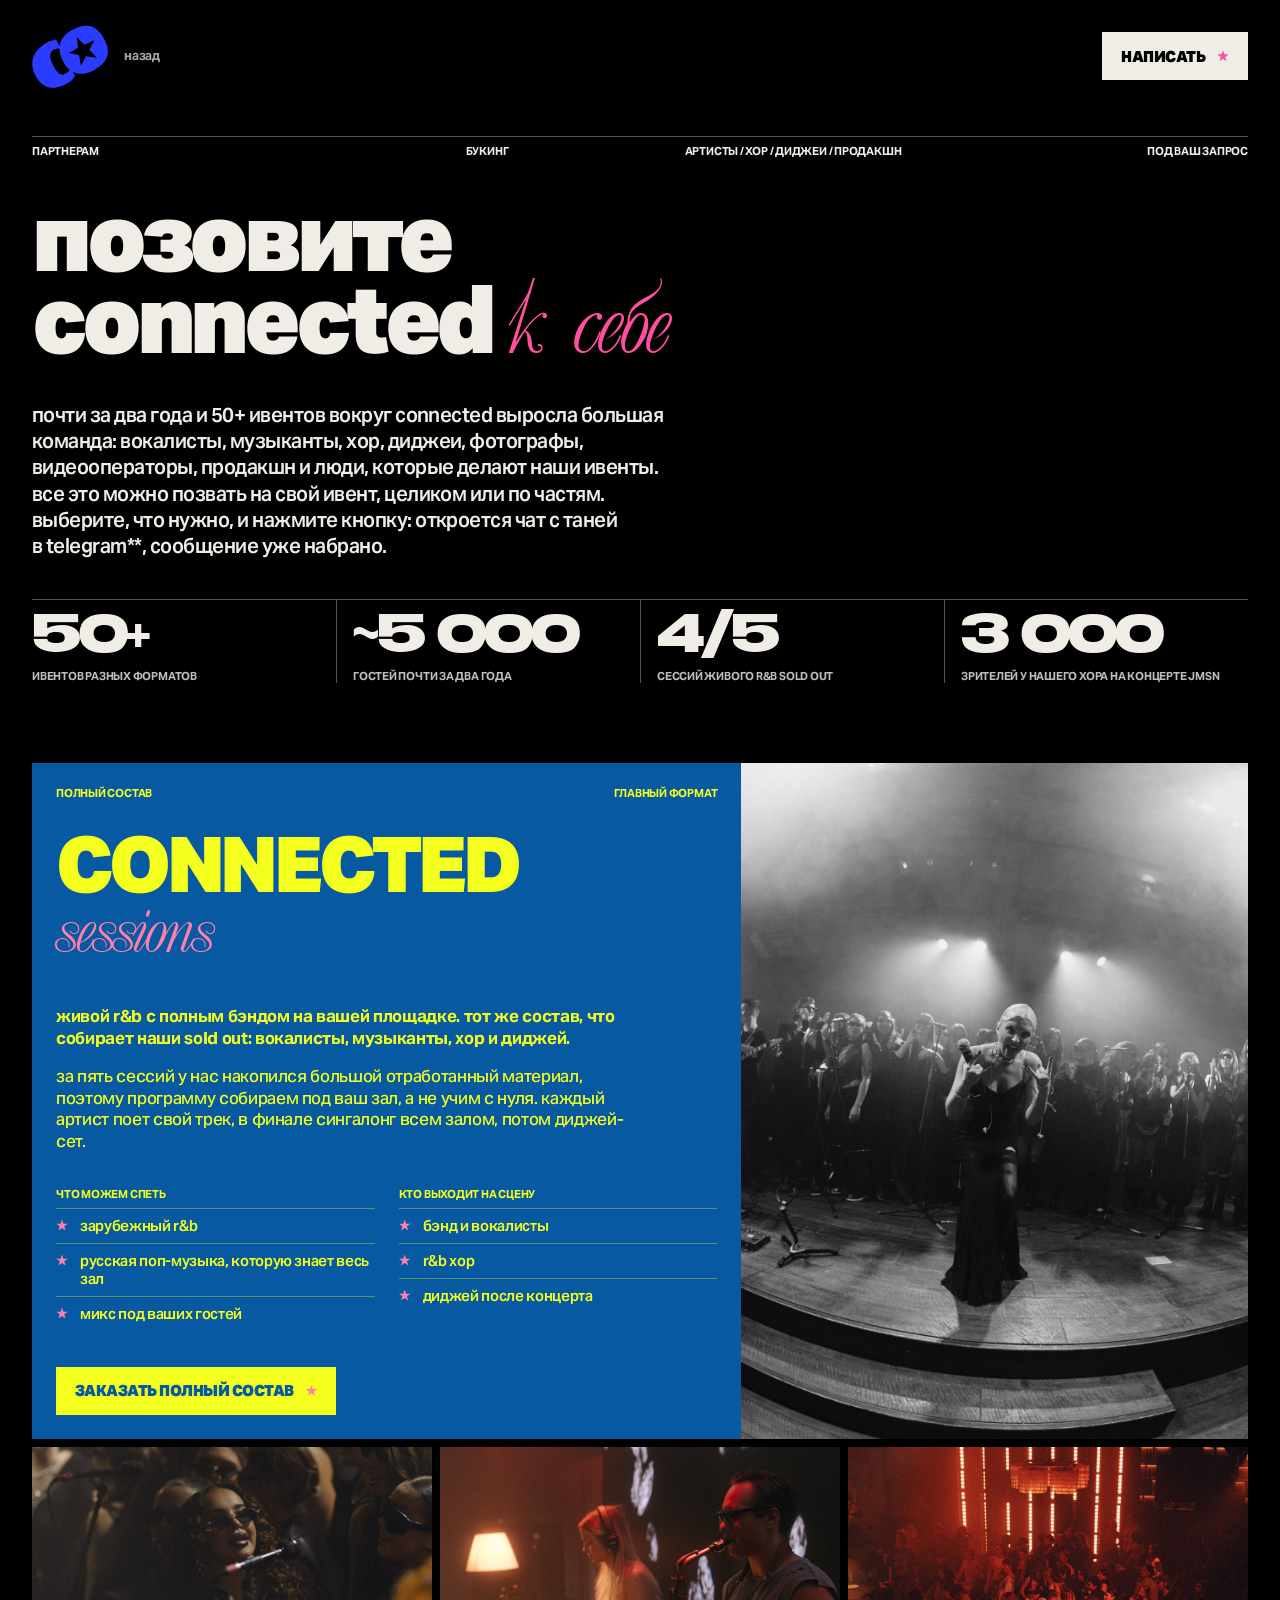
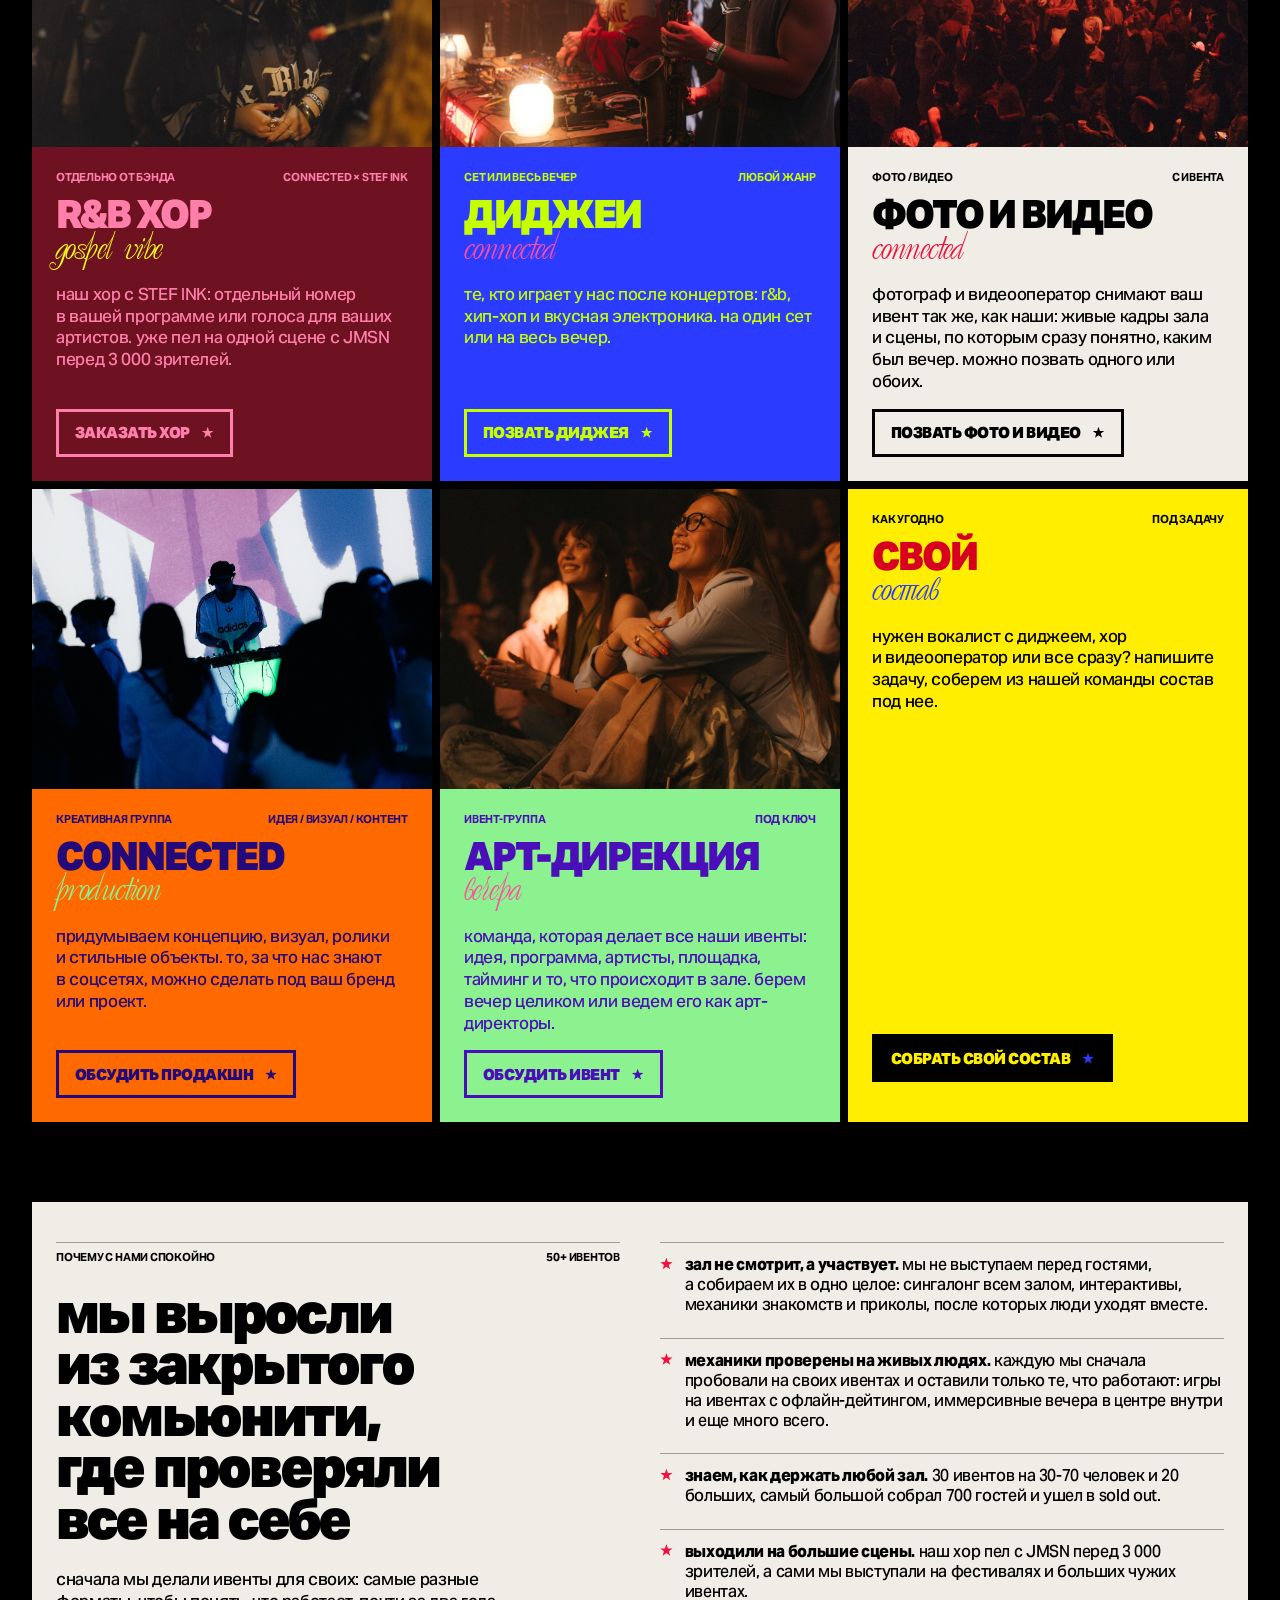
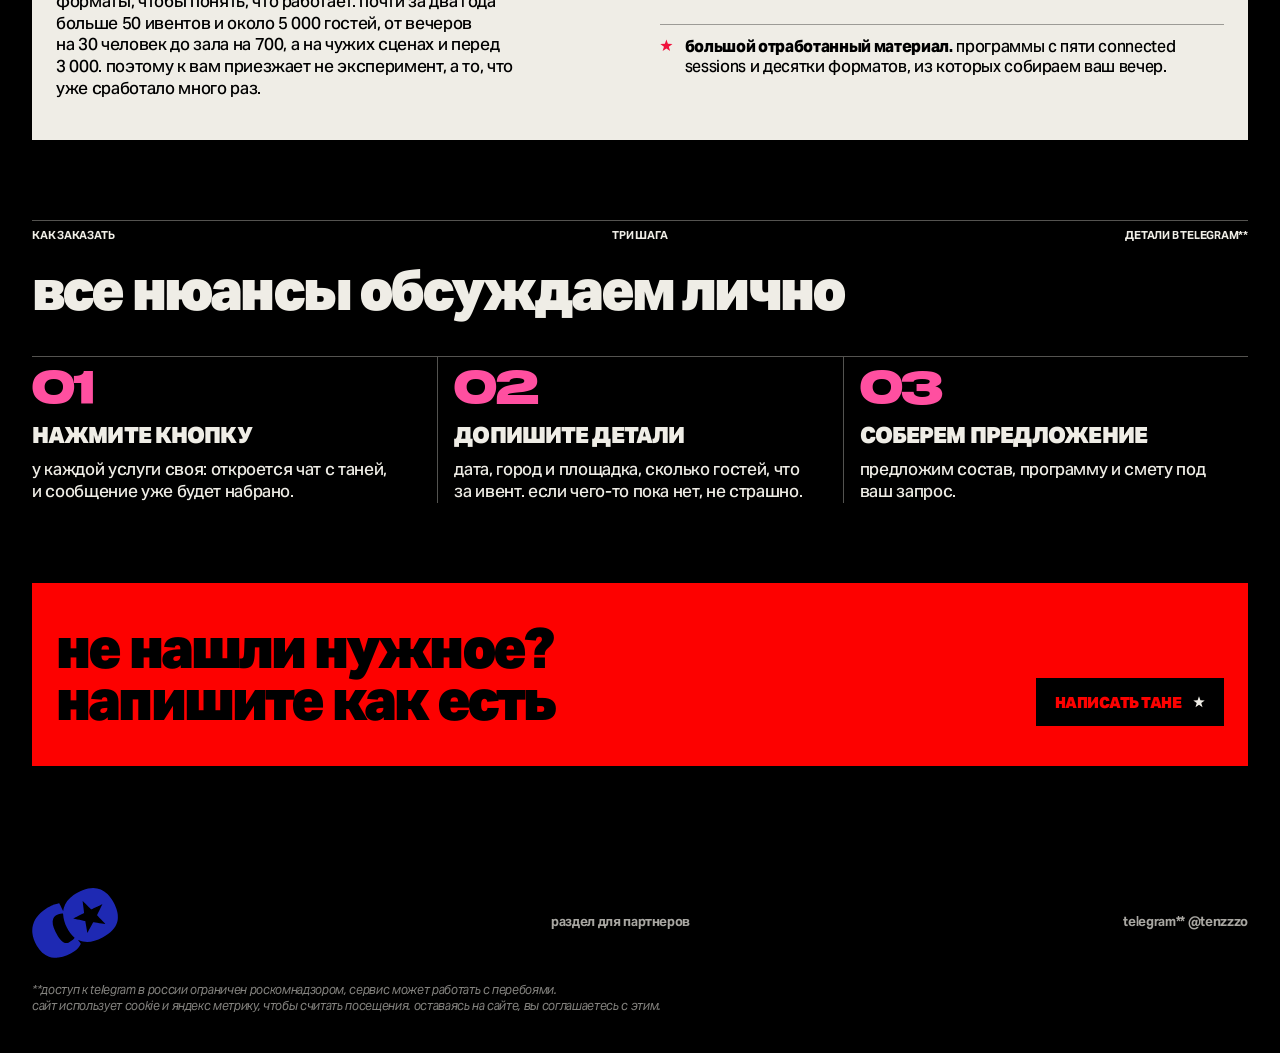
<file: booking/index.html>
<!doctype html>
<html lang="ru">
<head>
<meta charset="utf-8">
<meta name="viewport" content="width=device-width, initial-scale=1, viewport-fit=cover">
<meta property="og:site_name" content="CONNECTED">
<meta property="og:type" content="website">
<meta property="og:url" content="https://connected.tenzzzo.com/booking/">
<meta property="og:title" content="CONNECTED на вашем ивенте">
<meta property="og:description" content="connected на вашем ивенте: живой r&amp;b полным составом, хор, диджеи, продакшн">
<meta property="og:image" content="https://connected.tenzzzo.com/img/og/co.jpg">
<meta property="og:image:width" content="1080">
<meta property="og:image:height" content="1080">
<meta name="twitter:card" content="summary_large_image">
<meta name="cx-build" content="55468433f400b40d7dda0fd6db49c3d4ef2f28c4">
<link rel="preload" href="../fonts/aktiv-400i.woff2" as="font" type="font/woff2" crossorigin>
<link rel="preload" href="../fonts/aktiv-500.woff2" as="font" type="font/woff2" crossorigin>
<link rel="preload" href="../fonts/aktiv-600.woff2" as="font" type="font/woff2" crossorigin>
<link rel="preload" href="../fonts/aktiv-700.woff2" as="font" type="font/woff2" crossorigin>
<link rel="preload" href="../fonts/aktiv-800.woff2" as="font" type="font/woff2" crossorigin>
<link rel="preload" href="../fonts/aktiv-900.woff2" as="font" type="font/woff2" crossorigin>
<link rel="preload" href="../fonts/benzin-800.woff2" as="font" type="font/woff2" crossorigin>
<link rel="preload" href="../fonts/tygra.woff2" as="font" type="font/woff2" crossorigin>
<title>CONNECTED на вашем ивенте</title>
<meta name="description" content="connected sessions полным составом, r&amp;b хор, диджеи, фотограф и видеооператор, продакшн и арт-дирекция вечера. заказать через telegram">
<link rel="icon" href="../logo/star-yellow.svg?v=bc19c5d7">
<style>
@font-face{font-family:"Aktiv Grotesk";src:url("../fonts/aktiv-500.woff2") format("woff2");font-weight:500;font-display:block}
@font-face{font-family:"Aktiv Grotesk";src:url("../fonts/aktiv-600.woff2") format("woff2");font-weight:600;font-display:block}
@font-face{font-family:"Aktiv Grotesk";src:url("../fonts/aktiv-700.woff2") format("woff2");font-weight:700;font-display:block}
@font-face{font-family:"Aktiv Grotesk";src:url("../fonts/aktiv-800.woff2") format("woff2");font-weight:800;font-display:block}
@font-face{font-family:"Aktiv Grotesk";src:url("../fonts/aktiv-900.woff2") format("woff2");font-weight:900;font-display:block}
@font-face{font-family:"Aktiv Grotesk";src:url("../fonts/aktiv-400i.woff2") format("woff2");font-weight:400;font-style:italic;font-display:block}
@font-face{font-family:Benzin;src:url("../fonts/benzin-800.woff2") format("woff2");font-weight:800;font-display:block}
@font-face{font-family:Tygra;src:url("../fonts/tygra.woff2") format("woff2");font-weight:400;font-display:block}

/* букинг: что из connected можно позвать на свой ивент. каждая кнопка открывает чат с таней в telegram с уже набранным сообщением */
:root{
  color-scheme:dark;
  --c-black:#000;--c-paper:#efede6;--c-cherry:#6e1221;--c-red:#f0123c;--c-scarlet:#d8001f;--c-signal:#fd0100;
  --c-flossy:#ff7fab;--c-hotpink:#ff4fa0;--c-orange:#ff6a00;--c-yellow:#ffee00;--c-mellow:#f4ff1e;--c-lime:#c6ff00;
  --c-mint:#8cf28f;--c-electric:#2b3bff;--c-vinyl:#0759a2;--c-violet:#4a0fb8;--c-indigo:#24097a;
  --field:var(--c-black);--ink:var(--c-paper);--display:var(--c-paper);--spark:var(--c-hotpink);--line:rgba(239,237,230,.35);
  --font-grotesk:"Aktiv Grotesk","Helvetica Neue",Arial,sans-serif;
  --font-wide:Benzin,"Aktiv Grotesk",sans-serif;
  --font-script:Tygra,"Aktiv Grotesk",serif;
  --space-1:4px;--space-2:8px;--space-3:12px;--space-4:16px;--space-6:24px;--space-10:40px;--space-20:80px;
  --stroke-rule:1.5px;--stroke-frame:3px;
  --gutter:clamp(16px,3vw,32px);
}
[data-theme="paper"]{--field:var(--c-paper);--ink:var(--c-black);--display:var(--c-black);--spark:var(--c-red);--line:rgba(0,0,0,.35)}
[data-theme="orange"]{--field:var(--c-orange);--ink:var(--c-indigo);--display:var(--c-indigo);--spark:var(--c-mint);--line:rgba(36,9,122,.35)}
[data-theme="mint"]{--field:var(--c-mint);--ink:var(--c-violet);--display:var(--c-violet);--spark:var(--c-hotpink);--line:rgba(74,15,184,.35)}
[data-theme="electric"]{--field:var(--c-electric);--ink:var(--c-lime);--display:var(--c-lime);--spark:var(--c-hotpink);--line:rgba(198,255,0,.35)}
[data-theme="vinyl"]{--field:var(--c-vinyl);--ink:var(--c-mellow);--display:var(--c-mellow);--spark:var(--c-flossy);--line:rgba(244,255,30,.35)}
[data-theme="cherry"]{--field:var(--c-cherry);--ink:var(--c-flossy);--display:var(--c-flossy);--spark:var(--c-mellow);--line:rgba(255,127,171,.35)}
[data-theme="yellow"]{--field:var(--c-yellow);--ink:var(--c-black);--display:var(--c-scarlet);--spark:var(--c-electric);--line:rgba(0,0,0,.35)}
[data-theme="signal"]{--field:var(--c-signal);--ink:var(--c-black);--display:var(--c-black);--spark:var(--c-paper);--line:rgba(0,0,0,.35)}
.pair-codate{--field:var(--c-hotpink);--ink:var(--c-black);--display:var(--c-black);--spark:var(--c-black);--line:rgba(0,0,0,.35)}
/* блок, скрытый в редакторе */
[hidden]{display:none!important}

*,*::before,*::after{box-sizing:border-box}
html{scroll-behavior:smooth;-webkit-text-size-adjust:100%}
body{margin:0;background:var(--c-black);color:var(--c-paper);font:500 17px/1.28 var(--font-grotesk);letter-spacing:-.02em;-webkit-font-smoothing:antialiased;overflow-x:hidden}
img{display:block;max-width:100%}
a{color:inherit}
p{margin:0}
h1,h2,h3{margin:0;font-weight:900;text-wrap:balance}
:focus-visible{outline:var(--stroke-frame) solid var(--ink);outline-offset:3px}
.wrap{max-width:1320px;margin:0 auto;padding-inline:var(--gutter)}
.block{background:var(--field);color:var(--ink)}

.star{display:inline-block;width:.8em;height:.8em;vertical-align:-.02em;flex:none;background:var(--spark);clip-path:polygon(50% 2.5%,61.8% 36.3%,97.6% 37%,69% 58.7%,79.4% 93%,50% 72.5%,20.6% 93%,31% 58.7%,2.4% 37%,38.2% 36.3%)}
.script{font-family:var(--font-script);font-weight:400;letter-spacing:-.04em;color:var(--spark);text-transform:none}

.rail{display:grid;grid-template-columns:repeat(var(--cols,2),minmax(0,1fr));gap:var(--space-2);font:700 11px/1.1 var(--font-grotesk);letter-spacing:-.02em;text-transform:uppercase;color:var(--ink)}
.rail>:nth-child(n+2){text-align:center}
.rail>:last-child{text-align:right}
.rail--ruled{border-top:var(--stroke-rule) solid var(--line);padding-top:var(--space-2)}

.btn{display:inline-flex;align-items:center;justify-content:space-between;gap:var(--space-3);min-height:48px;padding:0 var(--space-4);border:var(--stroke-frame) solid var(--ink);background:var(--ink);color:var(--field);font:900 15px/1 var(--font-grotesk);letter-spacing:-.035em;text-transform:uppercase;text-decoration:none;white-space:nowrap;transition:transform .15s ease}
.btn:hover{transform:rotate(-1deg)}
.btn--line{background:transparent;color:var(--ink)}
.btn--line .star{background:var(--ink)}
.headline{font:900 clamp(30px,4.4vw,56px)/.92 var(--font-grotesk);letter-spacing:-.05em;color:var(--display)}

/* шапка */
.nav{display:flex;align-items:center;justify-content:space-between;gap:var(--space-4);padding-block:var(--space-6)}
.nav__home img{display:block;height:64px;width:auto}
.nav__back{font:700 13px/1.1 var(--font-grotesk);letter-spacing:-.02em;text-decoration:none;opacity:.7;margin-right:auto}
.nav__back:hover{opacity:1}

/* первый экран */
.hero{display:grid;gap:var(--space-10);padding-block:var(--space-6) var(--space-20)}
.hero__lead{max-width:14ch;font:900 clamp(40px,7.4vw,104px)/.86 var(--font-grotesk);letter-spacing:-.055em}
.hero__lead .script{font-size:1.1em;line-height:.6}
.hero__sub{max-width:54ch;font:600 clamp(17px,1.6vw,21px)/1.28 var(--font-grotesk);letter-spacing:-.025em}
.facts{display:grid;grid-template-columns:repeat(4,minmax(0,1fr));border-top:var(--stroke-rule) solid var(--line)}
.fact{padding:var(--space-4) var(--space-4) 0 0;display:grid;gap:var(--space-2);align-content:start;min-width:0}
.fact+.fact{padding-left:var(--space-4);border-left:var(--stroke-rule) solid var(--line)}
.fact b{white-space:nowrap;font:800 clamp(24px,4vw,58px)/.9 var(--font-wide);letter-spacing:-.04em;text-transform:uppercase}
.fact span{font:700 11px/1.15 var(--font-grotesk);text-transform:uppercase;letter-spacing:-.02em;opacity:.8}

/* главный формат: полный состав */
.main{display:grid;grid-template-columns:minmax(0,7fr) minmax(0,5fr);margin-bottom:var(--space-2)}
.main__body{display:grid;gap:var(--space-6);align-content:space-between;padding:var(--space-6)}
.main__photo img{width:100%;height:100%;min-height:420px;object-fit:cover}
.name{overflow-wrap:anywhere;font:900 clamp(40px,6vw,96px)/.82 var(--font-grotesk);letter-spacing:-.055em;text-transform:uppercase;color:var(--display)}
.name .script{display:block;font-size:1.02em;line-height:.9;margin-top:.04em}
.main__text{display:grid;gap:var(--space-4);max-width:58ch}
.main__text p:first-child{font-weight:700}
.cols{display:grid;grid-template-columns:repeat(2,minmax(0,1fr));gap:var(--space-6)}
.list{list-style:none;margin:0;padding:0;display:grid}
.list li{display:grid;grid-template-columns:auto 1fr;gap:var(--space-3);padding-block:var(--space-2);border-top:var(--stroke-rule) solid var(--line);font:600 15px/1.2 var(--font-grotesk)}
.list .star{margin-top:2px}
.label{margin-bottom:var(--space-2);font:700 11px/1.1 var(--font-grotesk);text-transform:uppercase;letter-spacing:-.02em}
.main .btn{justify-self:start}

/* остальные услуги */
.svcs{display:grid;grid-template-columns:repeat(3,minmax(0,1fr));gap:var(--space-2)}
.svc{display:grid;grid-template-rows:auto auto auto 1fr auto;gap:var(--space-4);padding:var(--space-6);min-width:0}
.svc__photo{margin:calc(var(--space-6)*-1) calc(var(--space-6)*-1) var(--space-2)}
.svc__photo img{width:100%;aspect-ratio:4/3;object-fit:cover}
.svc h3{overflow-wrap:anywhere;font:900 clamp(30px,3vw,46px)/.84 var(--font-grotesk);letter-spacing:-.055em;text-transform:uppercase;color:var(--display)}
.svc h3 .script{display:block;font-size:1.02em;line-height:.9;margin-top:.04em}
.svc p{max-width:40ch}
.svc .btn{justify-self:start;align-self:end;white-space:normal;text-align:left}

/* почему с нами */
.why{display:grid;grid-template-columns:minmax(0,1fr) minmax(0,1fr);gap:var(--space-10);padding:var(--space-10) var(--space-6)}
.why__head{display:grid;gap:var(--space-6);align-content:start}
.why__head p{max-width:46ch}
.why__list li{font:500 16px/1.25 var(--font-grotesk);padding-block:var(--space-3)}
.why__list b{font-weight:800}

/* как заказать */
.section{padding-block:var(--space-20)}
.section__head{display:grid;gap:var(--space-6);margin-bottom:var(--space-10)}
.steps{list-style:none;margin:0;padding:0;display:grid;grid-template-columns:repeat(3,minmax(0,1fr));border-top:var(--stroke-rule) solid var(--line)}
.step{display:grid;gap:var(--space-3);align-content:start;padding:var(--space-4) var(--space-4) 0 0;min-width:0}
.step+.step{padding-left:var(--space-4);border-left:var(--stroke-rule) solid var(--line)}
.step b{font:800 clamp(28px,3.4vw,48px)/.9 var(--font-wide);letter-spacing:-.04em;color:var(--spark);text-transform:uppercase}
.step h3{font:900 22px/1.05 var(--font-grotesk);letter-spacing:-.04em;text-transform:uppercase}
.cta{display:grid;grid-template-columns:minmax(0,1fr) auto;gap:var(--space-6);align-items:end;padding:var(--space-10) var(--space-6);margin-top:var(--space-20)}
.cta .headline{max-width:16ch}

.footer{display:grid;gap:var(--space-6);padding-block:var(--space-10)}
.footer__row{display:flex;flex-wrap:wrap;justify-content:space-between;align-items:center;gap:var(--space-4)}
.footer__row a{font:700 13px/1.1 var(--font-grotesk);text-decoration:none;opacity:.7}
.footer__row a:hover{opacity:1}
.footer__co{height:72px;width:auto}
.footnote{font:400 italic 12px/1.3 var(--font-grotesk);opacity:.55}

@media (max-width:980px){
  .main{grid-template-columns:1fr}
  .main__photo{order:-1}
  .main__photo img{min-height:0;aspect-ratio:4/3}
  .svcs{grid-template-columns:repeat(2,minmax(0,1fr))}
}
@media (max-width:720px){
  .nav__home img{height:52px}
  .hero .rail{--cols:3!important}
  .hero .rail>:nth-child(3){display:none}
  .facts{grid-template-columns:repeat(2,minmax(0,1fr))}
  .fact:nth-child(3){padding-left:0;border-left:0}
  .fact:nth-child(n+3){padding-top:var(--space-6)}
  .main__body,.svc{padding:var(--space-4)}
  .svc__photo{margin:calc(var(--space-4)*-1) calc(var(--space-4)*-1) var(--space-2)}
  .cols,.svcs,.steps,.why{grid-template-columns:1fr}
  .why{padding:var(--space-6) var(--space-4);gap:var(--space-6)}
  .step+.step{padding-left:0;border-left:0;padding-top:var(--space-6)}
  .cta{grid-template-columns:1fr;padding:var(--space-6) var(--space-4)}
  .btn{white-space:normal;text-align:left}
}
@media (prefers-reduced-motion:reduce){*{transition:none!important;scroll-behavior:auto!important}}
</style>
<script>
(function(m,e,t,r,i,k,a){m[i]=m[i]||function(){(m[i].a=m[i].a||[]).push(arguments)};m[i].l=1*new Date();
for(var j=0;j<document.scripts.length;j++){if(document.scripts[j].src===r){return;}}
k=e.createElement(t),a=e.getElementsByTagName(t)[0],k.async=1,k.src=r,a.parentNode.insertBefore(k,a)})
(window,document,'script','https://mc.yandex.ru/metrika/tag.js?id=113656648','ym');
ym(113656648,'init',{ssr:true,webvisor:true,clickmap:true,trackHash:true,trackLinks:true,accurateTrackBounce:true});
// цели: tickets (кнопка билетов), anketa (анкеты, хор, сотрудничество, secret list), telegram (остальные ссылки на t.me),
// event_open (открыли ивент в афише). в параметрах цели: какой ивент или куда ведет ссылка
document.addEventListener('click',function(ev){
  var t=ev.target.closest?ev.target:ev.target.parentNode,ev_=t.closest('.event'),a=t.closest('a[href]');
  var title=ev_&&ev_.querySelector('.event__title');title=title?title.textContent.replace(/\u00ad/g,'').trim():'';
  function goal(g,p){try{ym(113656648,'reachGoal',g,p);}catch(e){}}
  if(!a){if(ev_&&!t.closest('.sheet'))goal('event_open',{event:title});return;}
  var h=a.href;
  if(a.classList.contains('event__buy')||/ticketscloud\./.test(h))goal('tickets',{event:title||h});
  else if(/t\.me\/lovetoconnected\/9|t\.me\/tenzosecretlist_bot|docs\.google\.com\/forms|connected-talents|\/(join|collab|choir)\//.test(h))goal('anketa',{link:h.split('?')[0]});
  else if(/\/\/t\.me\//.test(h))goal('telegram',{link:h.split('?')[0]});
},true);
</script>
<noscript><div><img src="https://mc.yandex.ru/watch/113656648" style="position:absolute;left:-9999px" alt=""></div></noscript>
<script>
document.addEventListener('click',function(ev){
  var a=ev.target.closest&&ev.target.closest('a.nav__back');
  if(!a||ev.metaKey||ev.ctrlKey||ev.shiftKey)return;
  var r=document.referrer;
  if(r&&r.indexOf(location.origin+'/')===0&&r.split('#')[0]!==location.href.split('#')[0]&&history.length>1){ev.preventDefault();history.back();}
});
</script>
</head>
<body>


<div class="wrap">
  <nav class="nav" aria-label="навигация">
    <a class="nav__home" href="../?for=partners" aria-label="connected, на главную"><img src="../logo/connected-co-electric.svg?v=07eebb75" alt="connected" width="76" height="64"></a>
    <a class="nav__back" href="../?for=partners">назад</a>
    <a class="btn" href="https://t.me/tenzzzo?text=%D0%9F%D1%80%D0%B8%D0%B2%D0%B5%D1%82%21%20%D0%9F%D0%B8%D1%88%D1%83%20%D1%81%20%D1%81%D0%B0%D0%B9%D1%82%D0%B0%20connected%2C%20%D1%81%D1%82%D1%80%D0%B0%D0%BD%D0%B8%D1%86%D0%B0%20%D0%B4%D0%BB%D1%8F%20%D0%BF%D0%B0%D1%80%D1%82%D0%BD%D0%B5%D1%80%D0%BE%D0%B2.%0A%D0%A5%D0%BE%D1%87%D1%83%20%D0%BF%D0%BE%D0%B7%D0%B2%D0%B0%D1%82%D1%8C%20connected%20%D0%BD%D0%B0%20%D0%BC%D0%B5%D1%80%D0%BE%D0%BF%D1%80%D0%B8%D1%8F%D1%82%D0%B8%D0%B5.%20%D0%97%D0%B0%D0%B4%D0%B0%D1%87%D0%B0%3A%0A%0A%D0%94%D0%B0%D1%82%D0%B0%3A%0A%D0%93%D0%BE%D1%80%D0%BE%D0%B4%20%D0%B8%20%D0%BF%D0%BB%D0%BE%D1%89%D0%B0%D0%B4%D0%BA%D0%B0%3A%0A%D0%A1%D0%BA%D0%BE%D0%BB%D1%8C%D0%BA%D0%BE%20%D0%B3%D0%BE%D1%81%D1%82%D0%B5%D0%B9%3A" target="_blank" rel="noopener">написать <span class="star"></span></a>
  </nav>

  <header class="hero">
    <div class="rail rail--ruled" style="--cols:4"><span>партнерам</span><span>букинг</span><span>артисты / хор / диджеи / продакшн</span><span>под ваш запрос</span></div>
    <h1 class="hero__lead">позовите connected <span class="script">к себе</span></h1>
    <p class="hero__sub">почти за&nbsp;два года и&nbsp;50+ ивентов вокруг connected выросла большая команда: вокалисты, музыканты, хор, диджеи, фотографы, видеооператоры, продакшн и&nbsp;люди, которые делают наши ивенты. все это можно позвать на&nbsp;свой ивент, целиком или по&nbsp;частям. выберите, что нужно, и&nbsp;нажмите кнопку: откроется чат с&nbsp;таней в&nbsp;telegram**, сообщение уже набрано.</p>
    <div class="facts">
      <div class="fact"><b>50+</b><span>ивентов разных форматов</span></div>
      <div class="fact"><b>~5&nbsp;000</b><span>гостей почти за два года</span></div>
      <div class="fact"><b>4/5</b><span>сессий живого r&amp;b sold out</span></div>
      <div class="fact"><b>3&nbsp;000</b><span>зрителей у нашего хора на концерте JMSN</span></div>
    </div>
  </header>

  <main id="services">
    <article class="main block" data-theme="vinyl" aria-labelledby="full-title">
      <div class="main__body">
        <div class="rail"><span>полный состав</span><span>главный формат</span></div>
        <h2 class="name" id="full-title">connected<span class="script">sessions</span></h2>
        <div class="main__text">
          <p>живой r&amp;b с&nbsp;полным бэндом на&nbsp;вашей площадке. тот же состав, что собирает наши sold out: вокалисты, музыканты, хор и&nbsp;диджей.</p>
          <p>за&nbsp;пять сессий у&nbsp;нас накопился большой отработанный материал, поэтому программу собираем под ваш зал, а&nbsp;не&nbsp;учим с&nbsp;нуля. каждый артист поет свой трек, в&nbsp;финале сингалонг всем залом, потом диджей-сет.</p>
        </div>
        <div class="cols">
          <div>
            <p class="label">что можем спеть</p>
            <ul class="list">
              <li><span class="star"></span><span>зарубежный r&amp;b</span></li>
              <li><span class="star"></span><span>русская поп-музыка, которую знает весь зал</span></li>
              <li><span class="star"></span><span>микс под ваших гостей</span></li>
            </ul>
          </div>
          <div>
            <p class="label">кто выходит на сцену</p>
            <ul class="list">
              <li><span class="star"></span><span>бэнд и&nbsp;вокалисты</span></li>
              <li><span class="star"></span><span>r&amp;b хор</span></li>
              <li><span class="star"></span><span>диджей после концерта</span></li>
            </ul>
          </div>
        </div>
        <a class="btn" href="https://t.me/tenzzzo?text=%D0%9F%D1%80%D0%B8%D0%B2%D0%B5%D1%82%21%20%D0%9F%D0%B8%D1%88%D1%83%20%D1%81%20%D1%81%D0%B0%D0%B9%D1%82%D0%B0%20connected%2C%20%D1%81%D1%82%D1%80%D0%B0%D0%BD%D0%B8%D1%86%D0%B0%20%D0%B4%D0%BB%D1%8F%20%D0%BF%D0%B0%D1%80%D1%82%D0%BD%D0%B5%D1%80%D0%BE%D0%B2.%0A%D0%A5%D0%BE%D1%87%D1%83%20%D0%B7%D0%B0%D0%BA%D0%B0%D0%B7%D0%B0%D1%82%D1%8C%20connected%20sessions%20%D0%BF%D0%BE%D0%BB%D0%BD%D1%8B%D0%BC%20%D1%81%D0%BE%D1%81%D1%82%D0%B0%D0%B2%D0%BE%D0%BC%20%28%D0%B1%D1%8D%D0%BD%D0%B4%2C%20%D0%B2%D0%BE%D0%BA%D0%B0%D0%BB%D0%B8%D1%81%D1%82%D1%8B%2C%20%D1%85%D0%BE%D1%80%2C%20%D0%B4%D0%B8%D0%B4%D0%B6%D0%B5%D0%B9%29.%0A%0A%D0%94%D0%B0%D1%82%D0%B0%3A%0A%D0%93%D0%BE%D1%80%D0%BE%D0%B4%20%D0%B8%20%D0%BF%D0%BB%D0%BE%D1%89%D0%B0%D0%B4%D0%BA%D0%B0%3A%0A%D0%A1%D0%BA%D0%BE%D0%BB%D1%8C%D0%BA%D0%BE%20%D0%B3%D0%BE%D1%81%D1%82%D0%B5%D0%B9%3A%0A%D0%9C%D1%83%D0%B7%D1%8B%D0%BA%D0%B0%3A%20%D0%B7%D0%B0%D1%80%D1%83%D0%B1%D0%B5%D0%B6%D0%BD%D1%8B%D0%B9%20R%26B%20%2F%20%D1%80%D1%83%D1%81%D1%81%D0%BA%D0%B0%D1%8F%20%D0%BF%D0%BE%D0%BF-%D0%BC%D1%83%D0%B7%D1%8B%D0%BA%D0%B0%20%2F%20%D0%BC%D0%B8%D0%BA%D1%81%0A%D0%A7%D1%82%D0%BE%20%D0%B7%D0%B0%20%D0%BC%D0%B5%D1%80%D0%BE%D0%BF%D1%80%D0%B8%D1%8F%D1%82%D0%B8%D0%B5%3A" target="_blank" rel="noopener">заказать полный состав <span class="star"></span></a>
      </div>
      <div class="main__photo"><img src="../img/booking-foto-a97ldl.jpg?v=0ceb4512" alt="сцена connected с вокалисткой и бэндом"></div>
    </article>

    <div class="svcs">
      <article class="svc block" data-theme="cherry">
        <div class="svc__photo"><img src="../img/choir.jpg?v=2d31881c" alt="хор в солнцезащитных очках поет у микрофонов" loading="lazy"></div>
        <div class="rail"><span>отдельно от бэнда</span><span>connected × stef ink</span></div>
        <h3>r&amp;b хор<span class="script">gospel vibe</span></h3>
        <p>наш хор с&nbsp;STEF INK: отдельный номер в&nbsp;вашей программе или голоса для ваших артистов. уже пел на&nbsp;одной сцене с&nbsp;JMSN перед 3&nbsp;000 зрителей.</p>
        <a class="btn btn--line" href="https://t.me/tenzzzo?text=%D0%9F%D1%80%D0%B8%D0%B2%D0%B5%D1%82%21%20%D0%9F%D0%B8%D1%88%D1%83%20%D1%81%20%D1%81%D0%B0%D0%B9%D1%82%D0%B0%20connected%2C%20%D1%81%D1%82%D1%80%D0%B0%D0%BD%D0%B8%D1%86%D0%B0%20%D0%B4%D0%BB%D1%8F%20%D0%BF%D0%B0%D1%80%D1%82%D0%BD%D0%B5%D1%80%D0%BE%D0%B2.%0A%D0%A5%D0%BE%D1%87%D1%83%20%D0%B7%D0%B0%D0%BA%D0%B0%D0%B7%D0%B0%D1%82%D1%8C%20R%26B%20%D1%85%D0%BE%D1%80%20connected%20%C3%97%20STEF%20INK%20%D0%BE%D1%82%D0%B4%D0%B5%D0%BB%D1%8C%D0%BD%D0%BE.%0A%0A%D0%94%D0%B0%D1%82%D0%B0%3A%0A%D0%93%D0%BE%D1%80%D0%BE%D0%B4%20%D0%B8%20%D0%BF%D0%BB%D0%BE%D1%89%D0%B0%D0%B4%D0%BA%D0%B0%3A%0A%D0%A7%D1%82%D0%BE%20%D0%B7%D0%B0%20%D0%BC%D0%B5%D1%80%D0%BE%D0%BF%D1%80%D0%B8%D1%8F%D1%82%D0%B8%D0%B5%3A%0A%D0%A7%D1%82%D0%BE%20%D0%BD%D1%83%D0%B6%D0%BD%D0%BE%20%D0%BE%D1%82%20%D1%85%D0%BE%D1%80%D0%B0%3A" target="_blank" rel="noopener">заказать хор <span class="star"></span></a>
      </article>

      <article class="svc block" data-theme="electric">
        <div class="svc__photo"><img src="../img/sax-dj.jpg?v=96a908c1" alt="саксофонист и диджей на сцене" loading="lazy"></div>
        <div class="rail"><span>сет или весь вечер</span><span>любой жанр</span></div>
        <h3>диджеи<span class="script">connected</span></h3>
        <p>те, кто играет у&nbsp;нас после концертов: r&amp;b, хип-хоп и&nbsp;вкусная электроника. на&nbsp;один сет или на&nbsp;весь вечер.</p>
        <a class="btn btn--line" href="https://t.me/tenzzzo?text=%D0%9F%D1%80%D0%B8%D0%B2%D0%B5%D1%82%21%20%D0%9F%D0%B8%D1%88%D1%83%20%D1%81%20%D1%81%D0%B0%D0%B9%D1%82%D0%B0%20connected%2C%20%D1%81%D1%82%D1%80%D0%B0%D0%BD%D0%B8%D1%86%D0%B0%20%D0%B4%D0%BB%D1%8F%20%D0%BF%D0%B0%D1%80%D1%82%D0%BD%D0%B5%D1%80%D0%BE%D0%B2.%0A%D0%9D%D1%83%D0%B6%D0%B5%D0%BD%20%D0%B4%D0%B8%D0%B4%D0%B6%D0%B5%D0%B9%20connected.%0A%0A%D0%94%D0%B0%D1%82%D0%B0%3A%0A%D0%93%D0%BE%D1%80%D0%BE%D0%B4%20%D0%B8%20%D0%BF%D0%BB%D0%BE%D1%89%D0%B0%D0%B4%D0%BA%D0%B0%3A%0A%D0%A1%D0%BA%D0%BE%D0%BB%D1%8C%D0%BA%D0%BE%20%D1%87%D0%B0%D1%81%D0%BE%D0%B2%20%D0%B8%D0%B3%D1%80%D0%B0%D1%82%D1%8C%3A%0A%D0%9A%D0%B0%D0%BA%D0%B0%D1%8F%20%D0%BC%D1%83%D0%B7%D1%8B%D0%BA%D0%B0%3A" target="_blank" rel="noopener">позвать диджея <span class="star"></span></a>
      </article>

      <article class="svc block" data-theme="paper">
        <div class="svc__photo"><img src="../img/soldout-floor.jpg?v=96f2cb43" alt="полный зал в красном свете" loading="lazy"></div>
        <div class="rail"><span>фото / видео</span><span>с ивента</span></div>
        <h3>фото и&nbsp;видео<span class="script">connected</span></h3>
        <p>фотограф и&nbsp;видеооператор снимают ваш ивент так же, как наши: живые кадры зала и&nbsp;сцены, по&nbsp;которым сразу понятно, каким был вечер. можно позвать одного или обоих.</p>
        <a class="btn btn--line" href="https://t.me/tenzzzo?text=%D0%9F%D1%80%D0%B8%D0%B2%D0%B5%D1%82%21%20%D0%9F%D0%B8%D1%88%D1%83%20%D1%81%20%D1%81%D0%B0%D0%B9%D1%82%D0%B0%20connected%2C%20%D1%81%D1%82%D1%80%D0%B0%D0%BD%D0%B8%D1%86%D0%B0%20%D0%B4%D0%BB%D1%8F%20%D0%BF%D0%B0%D1%80%D1%82%D0%BD%D0%B5%D1%80%D0%BE%D0%B2.%0A%D0%9D%D1%83%D0%B6%D0%BD%D0%B0%20%D1%81%D1%8A%D0%B5%D0%BC%D0%BA%D0%B0%20%D0%BE%D1%82%20connected%3A%20%D1%84%D0%BE%D1%82%D0%BE%D0%B3%D1%80%D0%B0%D1%84%20%2F%20%D0%B2%D0%B8%D0%B4%D0%B5%D0%BE%D0%BE%D0%BF%D0%B5%D1%80%D0%B0%D1%82%D0%BE%D1%80%20%2F%20%D0%BE%D0%B1%D0%B0.%0A%0A%D0%94%D0%B0%D1%82%D0%B0%3A%0A%D0%93%D0%B4%D0%B5%20%D1%81%D1%8A%D0%B5%D0%BC%D0%BA%D0%B0%3A%0A%D0%A1%D0%BA%D0%BE%D0%BB%D1%8C%D0%BA%D0%BE%20%D1%87%D0%B0%D1%81%D0%BE%D0%B2%3A%0A%D0%A7%D1%82%D0%BE%20%D0%B7%D0%B0%20%D0%BC%D0%B5%D1%80%D0%BE%D0%BF%D1%80%D0%B8%D1%8F%D1%82%D0%B8%D0%B5%3A" target="_blank" rel="noopener">позвать фото и видео <span class="star"></span></a>
      </article>

      <article class="svc block" data-theme="orange">
        <div class="svc__photo"><img src="../img/formaty-kotorye-my-pridumali-s-foto-a625i9.jpg?v=a1196981" alt="гости танцуют в дыму" loading="lazy"></div>
        <div class="rail"><span>креативная группа</span><span>идея / визуал / контент</span></div>
        <h3>connected<span class="script">production</span></h3>
        <p>придумываем концепцию, визуал, ролики и&nbsp;стильные объекты. то, за&nbsp;что нас знают в&nbsp;соцсетях, можно сделать под ваш бренд или проект.</p>
        <a class="btn btn--line" href="https://t.me/tenzzzo?text=%D0%9F%D1%80%D0%B8%D0%B2%D0%B5%D1%82%21%20%D0%9F%D0%B8%D1%88%D1%83%20%D1%81%20%D1%81%D0%B0%D0%B9%D1%82%D0%B0%20connected%2C%20%D1%81%D1%82%D1%80%D0%B0%D0%BD%D0%B8%D1%86%D0%B0%20%D0%B4%D0%BB%D1%8F%20%D0%BF%D0%B0%D1%80%D1%82%D0%BD%D0%B5%D1%80%D0%BE%D0%B2.%0A%D0%98%D0%BD%D1%82%D0%B5%D1%80%D0%B5%D1%81%D1%83%D0%B5%D1%82%20connected%20production%3A%20%D0%BA%D0%BE%D0%BD%D1%86%D0%B5%D0%BF%D1%86%D0%B8%D1%8F%2C%20%D0%B2%D0%B8%D0%B7%D1%83%D0%B0%D0%BB%2C%20%D0%BA%D0%BE%D0%BD%D1%82%D0%B5%D0%BD%D1%82.%0A%0A%D0%91%D1%80%D0%B5%D0%BD%D0%B4%20%D0%B8%D0%BB%D0%B8%20%D0%BF%D1%80%D0%BE%D0%B5%D0%BA%D1%82%3A%0A%D0%97%D0%B0%D0%B4%D0%B0%D1%87%D0%B0%3A%0A%D0%A1%D1%80%D0%BE%D0%BA%D0%B8%3A" target="_blank" rel="noopener">обсудить продакшн <span class="star"></span></a>
      </article>

      <article class="svc block" data-theme="mint">
        <div class="svc__photo"><img src="../img/sitting-glow.jpg?v=e1cf22aa" alt="гостьи сидят на полу и улыбаются сцене" loading="lazy"></div>
        <div class="rail"><span>ивент-группа</span><span>под ключ</span></div>
        <h3>арт-дирекция<span class="script">вечера</span></h3>
        <p>команда, которая делает все наши ивенты: идея, программа, артисты, площадка, тайминг и&nbsp;то, что происходит в&nbsp;зале. берем вечер целиком или ведем его как арт-директоры.</p>
        <a class="btn btn--line" href="https://t.me/tenzzzo?text=%D0%9F%D1%80%D0%B8%D0%B2%D0%B5%D1%82%21%20%D0%9F%D0%B8%D1%88%D1%83%20%D1%81%20%D1%81%D0%B0%D0%B9%D1%82%D0%B0%20connected%2C%20%D1%81%D1%82%D1%80%D0%B0%D0%BD%D0%B8%D1%86%D0%B0%20%D0%B4%D0%BB%D1%8F%20%D0%BF%D0%B0%D1%80%D1%82%D0%BD%D0%B5%D1%80%D0%BE%D0%B2.%0A%D0%A5%D0%BE%D1%87%D1%83%2C%20%D1%87%D1%82%D0%BE%D0%B1%D1%8B%20%D0%BA%D0%BE%D0%BC%D0%B0%D0%BD%D0%B4%D0%B0%20connected%20%D1%81%D0%B4%D0%B5%D0%BB%D0%B0%D0%BB%D0%B0%20%D0%B8%D0%B2%D0%B5%D0%BD%D1%82%20%D0%BF%D0%BE%D0%B4%20%D0%BA%D0%BB%D1%8E%D1%87%20%D0%B8%D0%BB%D0%B8%20%D0%B1%D1%8B%D0%BB%D0%B0%20%D0%B0%D1%80%D1%82-%D0%B4%D0%B8%D1%80%D0%B5%D0%BA%D1%82%D0%BE%D1%80%D0%B0%D0%BC%D0%B8%20%D0%B2%D0%B5%D1%87%D0%B5%D1%80%D0%B0.%0A%0A%D0%94%D0%B0%D1%82%D0%B0%3A%0A%D0%93%D0%BE%D1%80%D0%BE%D0%B4%20%D0%B8%20%D0%BF%D0%BB%D0%BE%D1%89%D0%B0%D0%B4%D0%BA%D0%B0%3A%0A%D0%A1%D0%BA%D0%BE%D0%BB%D1%8C%D0%BA%D0%BE%20%D0%B3%D0%BE%D1%81%D1%82%D0%B5%D0%B9%3A%0A%D0%A7%D1%82%D0%BE%20%D0%B7%D0%B0%20%D0%BC%D0%B5%D1%80%D0%BE%D0%BF%D1%80%D0%B8%D1%8F%D1%82%D0%B8%D0%B5%3A" target="_blank" rel="noopener">обсудить ивент <span class="star"></span></a>
      </article>

      <article class="svc block" data-theme="yellow">
        <div class="rail"><span>как угодно</span><span>под задачу</span></div>
        <h3>свой<span class="script">состав</span></h3>
        <p>нужен вокалист с&nbsp;диджеем, хор и&nbsp;видеооператор или все сразу? напишите задачу, соберем из&nbsp;нашей команды состав под нее.</p>
        <a class="btn" href="https://t.me/tenzzzo?text=%D0%9F%D1%80%D0%B8%D0%B2%D0%B5%D1%82%21%20%D0%9F%D0%B8%D1%88%D1%83%20%D1%81%20%D1%81%D0%B0%D0%B9%D1%82%D0%B0%20connected%2C%20%D1%81%D1%82%D1%80%D0%B0%D0%BD%D0%B8%D1%86%D0%B0%20%D0%B4%D0%BB%D1%8F%20%D0%BF%D0%B0%D1%80%D1%82%D0%BD%D0%B5%D1%80%D0%BE%D0%B2.%0A%D0%A5%D0%BE%D1%87%D1%83%20%D1%81%D0%BE%D0%B1%D1%80%D0%B0%D1%82%D1%8C%20%D1%81%D0%B2%D0%BE%D0%B9%20%D1%81%D0%BE%D1%81%D1%82%D0%B0%D0%B2%20%D0%B8%D0%B7%20%D0%BA%D0%BE%D0%BC%D0%B0%D0%BD%D0%B4%D1%8B%20connected.%0A%0A%D0%9A%D1%82%D0%BE%20%D0%BD%D1%83%D0%B6%D0%B5%D0%BD%3A%0A%D0%94%D0%B0%D1%82%D0%B0%3A%0A%D0%93%D0%BE%D1%80%D0%BE%D0%B4%20%D0%B8%20%D0%BF%D0%BB%D0%BE%D1%89%D0%B0%D0%B4%D0%BA%D0%B0%3A%0A%D0%A7%D1%82%D0%BE%20%D0%B7%D0%B0%20%D0%BC%D0%B5%D1%80%D0%BE%D0%BF%D1%80%D0%B8%D1%8F%D1%82%D0%B8%D0%B5%3A" target="_blank" rel="noopener">собрать свой состав <span class="star"></span></a>
      </article>
    </div>
  </main>

  <section class="section" aria-labelledby="why-title">
    <div class="why block" data-theme="paper">
      <div class="why__head">
        <div class="rail rail--ruled"><span>почему с нами спокойно</span><span>50+ ивентов</span></div>
        <h2 class="headline" id="why-title">мы выросли из закрытого комьюнити, где проверяли все на&nbsp;себе</h2>
        <p>сначала мы делали ивенты для своих: самые разные форматы, чтобы понять, что работает. почти за&nbsp;два года больше 50 ивентов и&nbsp;около 5&nbsp;000 гостей, от&nbsp;вечеров на&nbsp;30 человек до&nbsp;зала на&nbsp;700, а&nbsp;на&nbsp;чужих сценах и&nbsp;перед 3&nbsp;000. поэтому к&nbsp;вам приезжает не&nbsp;эксперимент, а&nbsp;то, что уже сработало много раз.</p>
      </div>
      <ul class="list why__list">
        <li><span class="star"></span><span><b>зал не&nbsp;смотрит, а&nbsp;участвует.</b> мы не&nbsp;выступаем перед гостями, а&nbsp;собираем их в&nbsp;одно целое: сингалонг всем залом, интерактивы, механики знакомств и&nbsp;приколы, после которых люди уходят вместе.</span></li>
        <li><span class="star"></span><span><b>механики проверены на&nbsp;живых людях.</b> каждую мы сначала пробовали на&nbsp;своих ивентах и&nbsp;оставили только те, что работают: игры на&nbsp;ивентах с&nbsp;офлайн-дейтингом, иммерсивные вечера в&nbsp;центре внутри и&nbsp;еще много всего.</span></li>
        <li><span class="star"></span><span><b>знаем, как держать любой зал.</b> 30 ивентов на&nbsp;30-70 человек и&nbsp;20 больших, самый большой собрал 700 гостей и&nbsp;ушел в&nbsp;sold out.</span></li>
        <li><span class="star"></span><span><b>выходили на&nbsp;большие сцены.</b> наш хор пел с&nbsp;JMSN перед 3&nbsp;000 зрителей, а&nbsp;сами мы выступали на&nbsp;фестивалях и&nbsp;больших чужих ивентах.</span></li>
        <li><span class="star"></span><span><b>большой отработанный материал.</b> программы с&nbsp;пяти connected sessions и&nbsp;десятки форматов, из&nbsp;которых собираем ваш вечер.</span></li>
      </ul>
    </div>
  </section>

  <section class="section" aria-labelledby="how-title" style="padding-top:0">
    <div class="section__head">
      <div class="rail rail--ruled" style="--cols:3"><span>как заказать</span><span>три шага</span><span>детали в telegram**</span></div>
      <h2 class="headline" id="how-title">все нюансы обсуждаем лично</h2>
    </div>
    <ol class="steps">
      <li class="step"><b>01</b><h3>нажмите кнопку</h3><p>у&nbsp;каждой услуги своя: откроется чат с&nbsp;таней, и&nbsp;сообщение уже будет набрано.</p></li>
      <li class="step"><b>02</b><h3>допишите детали</h3><p>дата, город и&nbsp;площадка, сколько гостей, что за&nbsp;ивент. если чего-то пока нет, не&nbsp;страшно.</p></li>
      <li class="step"><b>03</b><h3>соберем предложение</h3><p>предложим состав, программу и&nbsp;смету под ваш запрос.</p></li>
    </ol>

    <div class="cta block" data-theme="signal">
      <h2 class="headline">не&nbsp;нашли нужное? напишите как есть</h2>
      <a class="btn" href="https://t.me/tenzzzo?text=%D0%9F%D1%80%D0%B8%D0%B2%D0%B5%D1%82%21%20%D0%9F%D0%B8%D1%88%D1%83%20%D1%81%20%D1%81%D0%B0%D0%B9%D1%82%D0%B0%20connected%2C%20%D1%81%D1%82%D1%80%D0%B0%D0%BD%D0%B8%D1%86%D0%B0%20%D0%B4%D0%BB%D1%8F%20%D0%BF%D0%B0%D1%80%D1%82%D0%BD%D0%B5%D1%80%D0%BE%D0%B2.%0A%D0%A5%D0%BE%D1%87%D1%83%20%D0%BF%D0%BE%D0%B7%D0%B2%D0%B0%D1%82%D1%8C%20connected%20%D0%BD%D0%B0%20%D0%BC%D0%B5%D1%80%D0%BE%D0%BF%D1%80%D0%B8%D1%8F%D1%82%D0%B8%D0%B5.%20%D0%97%D0%B0%D0%B4%D0%B0%D1%87%D0%B0%3A%0A%0A%D0%94%D0%B0%D1%82%D0%B0%3A%0A%D0%93%D0%BE%D1%80%D0%BE%D0%B4%20%D0%B8%20%D0%BF%D0%BB%D0%BE%D1%89%D0%B0%D0%B4%D0%BA%D0%B0%3A%0A%D0%A1%D0%BA%D0%BE%D0%BB%D1%8C%D0%BA%D0%BE%20%D0%B3%D0%BE%D1%81%D1%82%D0%B5%D0%B9%3A" target="_blank" rel="noopener">написать тане <span class="star"></span></a>
    </div>
  </section>

  <footer class="footer">
    <div class="footer__row">
      <a href="../?for=partners"><img class="footer__co" src="../logo/connected-co-electric.svg?v=07eebb75" alt="connected" width="86" height="72"></a>
      <a href="../?for=partners">раздел для партнеров</a>
      <a href="https://t.me/tenzzzo" target="_blank" rel="noopener">telegram** @tenzzzo</a>
    </div>
    <p class="footnote">**доступ к&nbsp;telegram в&nbsp;россии ограничен роскомнадзором, сервис может работать с&nbsp;перебоями.<br>сайт использует cookie и&nbsp;яндекс метрику, чтобы считать посещения. оставаясь на&nbsp;сайте, вы&nbsp;соглашаетесь с&nbsp;этим.</p>
  </footer>
</div>

</body>
</html>
</file>
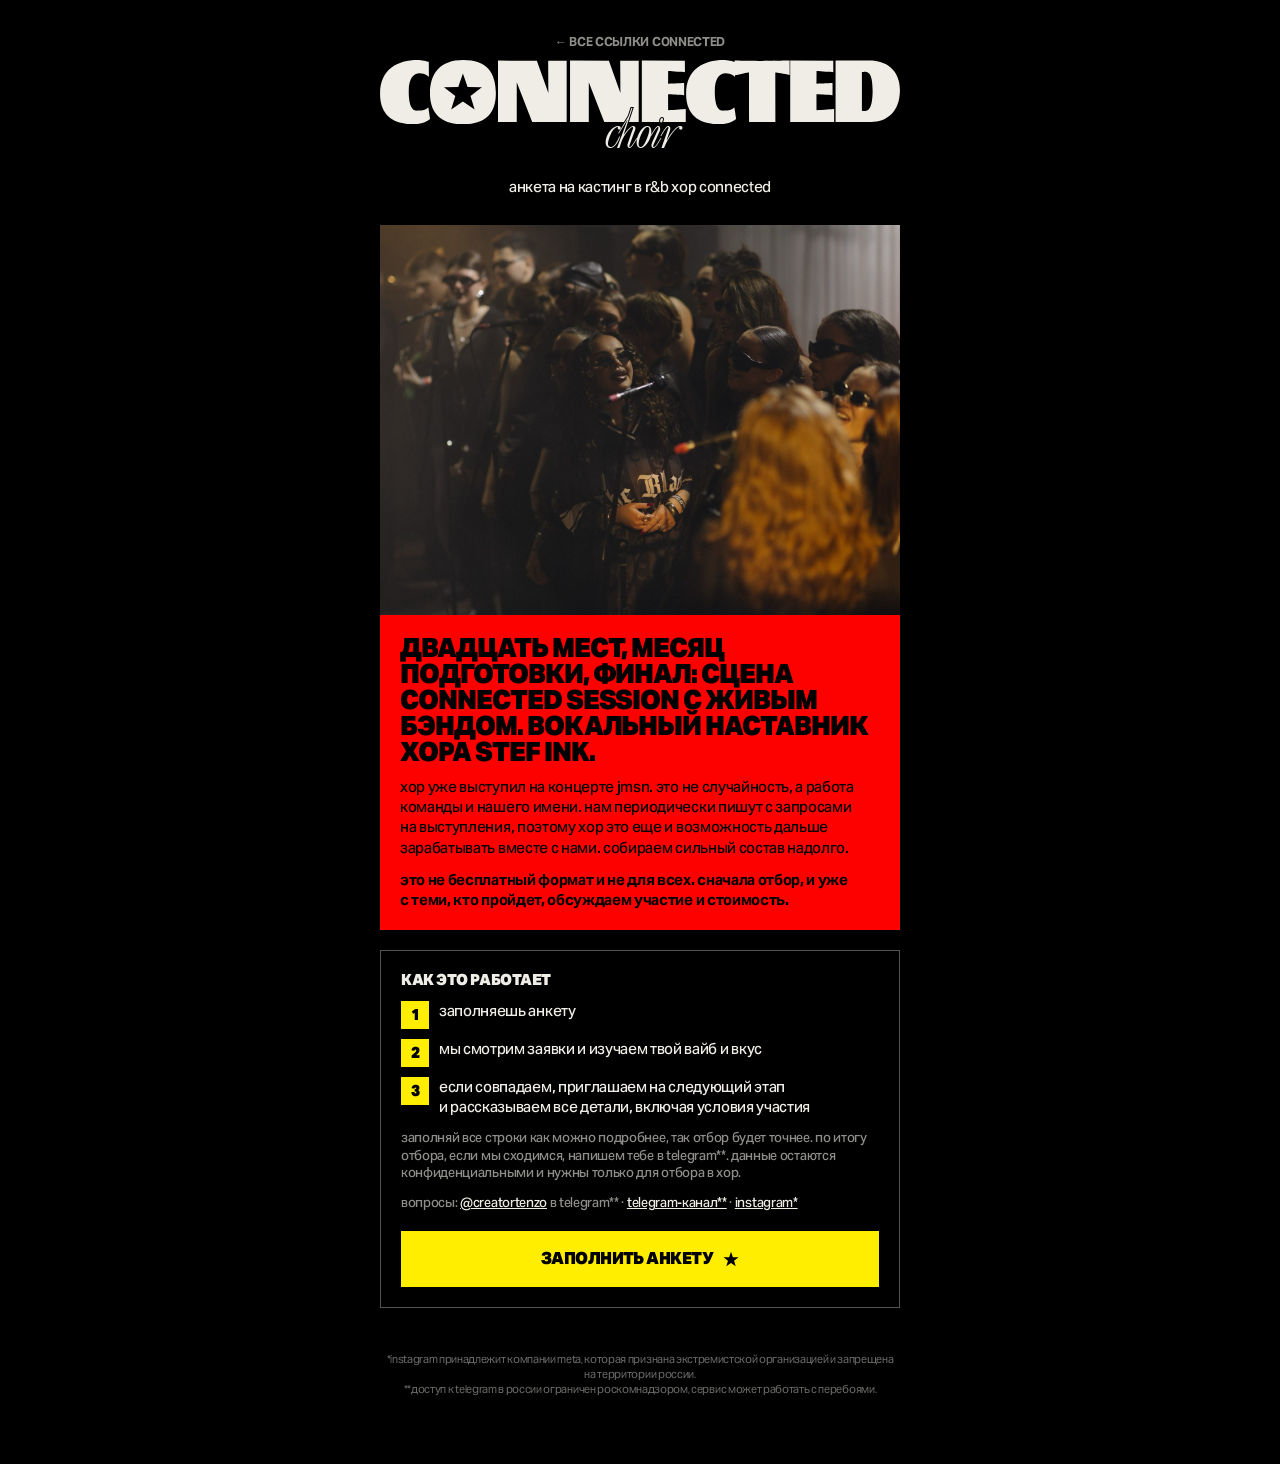
<file: choir/index.html>
<!doctype html>
<html lang="ru">
<head>
<meta charset="utf-8">
<meta name="viewport" content="width=device-width, initial-scale=1, viewport-fit=cover">
<meta property="og:site_name" content="CONNECTED">
<meta property="og:type" content="website">
<meta property="og:url" content="https://connected.tenzzzo.com/choir/">
<meta property="og:title" content="CONNECTED хор">
<meta property="og:description" content="кастинг в r&amp;b хор connected × stef ink">
<meta property="og:image" content="https://connected.tenzzzo.com/img/og/co.jpg">
<meta property="og:image:width" content="1080">
<meta property="og:image:height" content="1080">
<meta name="twitter:card" content="summary_large_image">
<meta name="cx-build" content="55468433f400b40d7dda0fd6db49c3d4ef2f28c4">
<link rel="preload" href="../fonts/aktiv-400.woff2" as="font" type="font/woff2" crossorigin>
<link rel="preload" href="../fonts/aktiv-500.woff2" as="font" type="font/woff2" crossorigin>
<link rel="preload" href="../fonts/aktiv-700.woff2" as="font" type="font/woff2" crossorigin>
<link rel="preload" href="../fonts/aktiv-900.woff2" as="font" type="font/woff2" crossorigin>
<link rel="preload" href="../fonts/tygra.woff2" as="font" type="font/woff2" crossorigin>
<title>CONNECTED хор</title>
<meta name="description" content="кастинг в r&amp;b хор connected: двадцать мест, месяц подготовки, финал на сцене connected session">
<link rel="icon" href="../logo/star-yellow.svg?v=bc19c5d7">
<link rel="stylesheet" href="../forms/form.css?v=a0dfc90e">
<style>
@font-face{font-family:"Aktiv Grotesk";src:url("../fonts/aktiv-400.woff2") format("woff2");font-weight:400;font-display:block}
@font-face{font-family:"Aktiv Grotesk";src:url("../fonts/aktiv-500.woff2") format("woff2");font-weight:500;font-display:block}
@font-face{font-family:"Aktiv Grotesk";src:url("../fonts/aktiv-700.woff2") format("woff2");font-weight:700;font-display:block}
@font-face{font-family:"Aktiv Grotesk";src:url("../fonts/aktiv-900.woff2") format("woff2");font-weight:900;font-display:block}
@font-face{font-family:Tygra;src:url("../fonts/tygra.woff2") format("woff2");font-weight:400;font-display:block}
.intro{margin:0 0 20px;background:var(--field);color:var(--ink)}
.intro__photo{margin:0;aspect-ratio:4/3;overflow:hidden;background:var(--c-black)}
.intro__photo img{display:block;width:100%;height:100%;object-fit:cover;object-position:50% 50%}
.intro__body{display:grid;gap:12px;padding:20px}
.intro__body p{margin:0;font:500 15px/1.35 var(--font-grotesk)}
.intro__body .intro__big{font:900 clamp(20px,5.6vw,26px)/1 var(--font-grotesk);letter-spacing:-.04em;text-transform:uppercase}
.intro__body .intro__warn{font-weight:700}
.how{display:grid;gap:12px;margin:0 0 36px;padding:20px;border:1.5px solid var(--line)}
.how__title{margin:0;font:900 15px/1.15 var(--font-grotesk);text-transform:uppercase;letter-spacing:-.03em}
.how__list{margin:0;padding:0;list-style:none;counter-reset:how;display:grid;gap:10px}
.how__list li{counter-increment:how;display:grid;grid-template-columns:28px 1fr;gap:10px;align-items:start;font:500 15px/1.35 var(--font-grotesk)}
.how__list li::before{content:counter(how);display:grid;place-items:center;height:28px;background:var(--c-yellow);color:var(--c-black);font:900 15px/1 var(--font-grotesk)}
.how__note{margin:0;font:500 13px/1.35 var(--font-grotesk);color:var(--muted)}
.how__note a{color:var(--c-paper)}
.how .btn{margin-top:8px}
</style>
<script>
(function(m,e,t,r,i,k,a){m[i]=m[i]||function(){(m[i].a=m[i].a||[]).push(arguments)};m[i].l=1*new Date();
for(var j=0;j<document.scripts.length;j++){if(document.scripts[j].src===r){return;}}
k=e.createElement(t),a=e.getElementsByTagName(t)[0],k.async=1,k.src=r,a.parentNode.insertBefore(k,a)})
(window,document,'script','https://mc.yandex.ru/metrika/tag.js?id=113656648','ym');
ym(113656648,'init',{ssr:true,webvisor:true,clickmap:true,trackHash:true,trackLinks:true,accurateTrackBounce:true});
// цели: tickets (кнопка билетов), anketa (анкеты, хор, сотрудничество, secret list), telegram (остальные ссылки на t.me),
// event_open (открыли ивент в афише). в параметрах цели: какой ивент или куда ведет ссылка
document.addEventListener('click',function(ev){
  var t=ev.target.closest?ev.target:ev.target.parentNode,ev_=t.closest('.event'),a=t.closest('a[href]');
  var title=ev_&&ev_.querySelector('.event__title');title=title?title.textContent.replace(/\u00ad/g,'').trim():'';
  function goal(g,p){try{ym(113656648,'reachGoal',g,p);}catch(e){}}
  if(!a){if(ev_&&!t.closest('.sheet'))goal('event_open',{event:title});return;}
  var h=a.href;
  if(a.classList.contains('event__buy')||/ticketscloud\./.test(h))goal('tickets',{event:title||h});
  else if(/t\.me\/lovetoconnected\/9|t\.me\/tenzosecretlist_bot|docs\.google\.com\/forms|connected-talents|\/(join|collab|choir)\//.test(h))goal('anketa',{link:h.split('?')[0]});
  else if(/\/\/t\.me\//.test(h))goal('telegram',{link:h.split('?')[0]});
},true);
</script>
<noscript><div><img src="https://mc.yandex.ru/watch/113656648" style="position:absolute;left:-9999px" alt=""></div></noscript>
<script>
document.addEventListener('click',function(ev){
  var a=ev.target.closest&&ev.target.closest('a.nav__back');
  if(!a||ev.metaKey||ev.ctrlKey||ev.shiftKey)return;
  var r=document.referrer;
  if(r&&r.indexOf(location.origin+'/')===0&&r.split('#')[0]!==location.href.split('#')[0]&&history.length>1){ev.preventDefault();history.back();}
});
</script>
</head>
<body>


<main class="page">
  <header class="head">
    <a class="head__back" href="../links/">← все ссылки connected</a>
    <h1 style="margin:0;width:100%"><svg class="mark" role="img" aria-label="CONNECTED" xmlns="http://www.w3.org/2000/svg" viewBox="0 0 1164.6 144.0"><g fill="var(--c-paper)"><g transform="translate(0.00,0.00) scale(1.0000) translate(-4.40,139.00)"><path d="M116.4 -7.0 112.60000000000001 -32.4C111.2 -31.6 110.0 -30.6 108.60000000000001 -29.8C102.2 -25.8 98.2 -26.6 90.4 -25.6C89.4 -25.400000000000002 88.4 -25.400000000000002 87.2 -25.400000000000002C78.2 -25.400000000000002 68.60000000000001 -32.0 68.60000000000001 -69.4C68.60000000000001 -98.2 80.0 -109.2 92.60000000000001 -109.2C99.0 -109.2 104.4 -107.4 107.2 -106.2C110.0 -105.2 111.60000000000001 -102.4 113.80000000000001 -101.4L113.60000000000001 -135.0C110.2 -135.6 96.60000000000001 -139.0 88.4 -139.0C43.6 -138.8 4.2 -118.4 4.4 -62.6C4.6000000000000005 -8.8 41.400000000000006 4.2 75.60000000000001 5.0C76.4 5.0 77.2 5.0 77.80000000000001 5.0C96.60000000000001 5.0 107.4 -0.2 116.4 -7.0ZM263.8 -64.2C263.8 -64.60000000000001 263.8 -65.2 263.8 -65.8C263.20000000000005 -110.4 243.8 -139.0 190.60000000000002 -139.0C139.0 -139.0 116.2 -109.2 116.2 -63.800000000000004C116.2 -21.0 140.20000000000002 5.0 188.60000000000002 5.0C236.8 5.0 263.8 -16.2 263.8 -64.2ZM200.4 -67.8C200.4 -34.2 199.20000000000002 -20.0 189.20000000000002 -20.0C189.0 -20.0 188.8 -20.0 188.60000000000002 -20.0C177.2 -20.6 176.60000000000002 -34.2 176.60000000000002 -68.4C176.60000000000002 -102.0 179.0 -114.0 189.0 -114.0C189.20000000000002 -114.0 189.60000000000002 -114.0 189.8 -114.0C199.8 -113.4 200.4 -102.2 200.4 -67.8ZM422.40000000000003 0.0V-137.4H381.0C381.0 -120.2 381.40000000000003 -88.2 381.40000000000003 -71.8C381.40000000000003 -69.0 381.40000000000003 -66.8 381.40000000000003 -65.0L355.6 -137.4L268.6 -137.6V0.0H310.6V-89.0L345.20000000000005 0.0ZM583.8 0.0V-137.4H542.4C542.4 -120.2 542.8 -88.2 542.8 -71.8C542.8 -69.0 542.8 -66.8 542.8 -65.0L517.0 -137.4L430.0 -137.6V0.0H472.0V-89.0L506.6 0.0ZM689.2 0.0V-29.200000000000003C685.6 -29.0 664.2 -27.200000000000003 649.8 -26.6C649.8 -37.0 649.6 -57.800000000000004 649.6 -62.0C668.0 -61.0 674.0 -60.0 685.6 -60.0V-87.2C672.8 -86.60000000000001 667.0 -86.0 649.6 -86.0L649.8 -114.2C659.1999999999999 -113.4 683.6 -111.60000000000001 687.4 -111.60000000000001L687.2 -137.4L590.8 -137.8V0.0ZM802.0 -7.0 798.2 -32.4C796.8000000000001 -31.6 795.6 -30.6 794.2 -29.8C787.8000000000001 -25.8 783.8000000000001 -26.6 776.0 -25.6C775.0 -25.400000000000002 774.0 -25.400000000000002 772.8000000000001 -25.400000000000002C763.8000000000001 -25.400000000000002 754.2 -32.0 754.2 -69.4C754.2 -98.2 765.6 -109.2 778.2 -109.2C784.6 -109.2 790.0 -107.4 792.8000000000001 -106.2C795.6 -105.2 797.2 -102.4 799.4000000000001 -101.4L799.2 -135.0C795.8000000000001 -135.6 782.2 -139.0 774.0 -139.0C729.2 -138.8 689.8000000000001 -118.4 690.0 -62.6C690.2 -8.8 727.0 4.2 761.2 5.0C762.0 5.0 762.8000000000001 5.0 763.4000000000001 5.0C782.2 5.0 793.0 -0.2 802.0 -7.0ZM922.0 -105.2 921.8 -137.6C918.2 -137.4 877.4 -137.0 857.6 -137.0C855.6 -137.0 853.8 -137.0 852.4 -137.0C834.8 -137.20000000000002 803.0 -137.6 798.8 -137.8C798.8 -134.8 799.0 -110.2 799.0 -104.60000000000001C811.8 -107.2 827.0 -111.0 830.8 -111.0L831.0 0.0H890.0L889.8 -110.80000000000001C893.6 -110.80000000000001 909.6 -107.80000000000001 922.0 -105.2ZM1021.6000000000001 0.0V-29.200000000000003C1018.0000000000001 -29.0 996.6000000000001 -27.200000000000003 982.2 -26.6C982.2 -37.0 982.0000000000001 -57.800000000000004 982.0000000000001 -62.0C1000.4000000000001 -61.0 1006.4000000000001 -60.0 1018.0000000000001 -60.0V-87.2C1005.2 -86.60000000000001 999.4000000000001 -86.0 982.0000000000001 -86.0L982.2 -114.2C991.6 -113.4 1016.0000000000001 -111.60000000000001 1019.8000000000001 -111.60000000000001L1019.6000000000001 -137.4L923.2 -137.8V0.0ZM1169.0 -71.60000000000001C1169.0 -118.4 1136.2 -138.0 1101.4 -138.0L1024.8 -137.8V0.0H1104.8C1137.6 0.0 1169.0 -20.6 1169.0 -71.60000000000001ZM1107.8 -71.0C1107.8 -31.200000000000003 1098.8 -24.6 1090.8 -24.6H1088.0C1087.4 -24.6 1086.0 -24.8 1083.8 -25.200000000000003V-112.0C1083.8 -112.0 1090.0 -112.80000000000001 1090.8 -112.80000000000001C1099.4 -112.60000000000001 1107.8 -107.0 1107.8 -71.0Z"></path></g><ellipse cx="185.60" cy="72.00" rx="44.28" ry="51.84"></ellipse><path fill="var(--c-black)" d="M185.60,30.24 L196.10,60.43 L228.06,61.09 L202.58,80.40 L211.84,110.99 L185.60,92.74 L159.36,110.99 L168.62,80.40 L143.15,61.09 L175.11,60.43 Z"></path></g></svg></h1>
    <p class="head__script">choir</p>
    <p class="head__lead">анкета на кастинг в r&amp;b хор connected</p>
  </header>

  <section class="intro" data-theme="signal" data-intro>
    <figure class="intro__photo"><img src="../img/choir-wide.jpg?v=c510c63e" alt="хор connected на сцене" width="1600" height="1200" loading="eager"></figure>
    <div class="intro__body">
      <p class="intro__big">двадцать мест, месяц подготовки, финал: сцена connected session с&nbsp;живым бэндом. вокальный наставник хора stef ink.</p>
      <p>хор уже выступил на&nbsp;концерте jmsn. это не&nbsp;случайность, а&nbsp;работа команды и&nbsp;нашего имени. нам периодически пишут с&nbsp;запросами на&nbsp;выступления, поэтому хор это еще и&nbsp;возможность дальше зарабатывать вместе с&nbsp;нами. собираем сильный состав надолго.</p>
      <p class="intro__warn">это не&nbsp;бесплатный формат и&nbsp;не&nbsp;для всех. сначала отбор, и&nbsp;уже с&nbsp;теми, кто пройдет, обсуждаем участие и&nbsp;стоимость.</p>
    </div>
  </section>

  <section class="how" data-intro>
    <p class="how__title">как это работает</p>
    <ol class="how__list">
      <li>заполняешь анкету</li>
      <li>мы смотрим заявки и&nbsp;изучаем твой вайб и&nbsp;вкус</li>
      <li>если совпадаем, приглашаем на&nbsp;следующий этап и&nbsp;рассказываем все детали, включая условия участия</li>
    </ol>
    <p class="how__note">заполняй все строки как можно подробнее, так отбор будет точнее. по&nbsp;итогу отбора, если мы сходимся, напишем тебе в&nbsp;telegram**. данные остаются конфиденциальными и&nbsp;нужны только для отбора в&nbsp;хор.</p>
    <p class="how__note">вопросы: <a href="https://t.me/creatortenzo" target="_blank" rel="noopener">@creatortenzo</a> в&nbsp;telegram** · <a href="https://t.me/lovetoconnected" target="_blank" rel="noopener">telegram-канал**</a> · <a href="https://instagram.com/connected.pulse" target="_blank" rel="noopener">instagram*</a></p>
    <button class="btn btn--next" type="button" id="start">заполнить анкету <span class="star"></span></button>
  </section>

  <form id="form" novalidate>
    <p class="progress__label" id="progress-label">шаг 1</p>
    <div class="progress" id="progress" aria-hidden="true"></div>
    <div id="step"></div>
    <div class="trap" aria-hidden="true"><label>не заполняй это поле <input type="text" name="website2" tabindex="-1" autocomplete="off"></label></div>
    <p class="alert" id="alert" role="alert" hidden></p>
    <div class="nav">
      <button class="btn btn--back" type="button" id="back" hidden>назад</button>
      <button class="btn btn--next" type="submit" id="next">дальше <span class="star"></span></button>
    </div>
  </form>

  <section class="done" id="done" hidden aria-live="polite">
    <p class="done__title">анкета у&nbsp;нас <span class="star" style="width:.7em;height:.7em;background:var(--c-yellow)"></span></p>
    <p class="done__text">спасибо. слушаем каждого сами. если пройдешь отбор, напишем в&nbsp;telegram.</p>
    <a class="btn btn--next" href="../links/">все ссылки connected <span class="star"></span></a>
    <a class="btn btn--back" href="https://t.me/lovetoconnected" target="_blank" rel="noopener">telegram-канал**</a>
  </section>

  <p class="foot">*instagram принадлежит компании meta, которая признана экстремистской организацией и&nbsp;запрещена на&nbsp;территории россии.<br>**доступ к&nbsp;telegram в&nbsp;россии ограничен роскомнадзором, сервис может работать с&nbsp;перебоями.</p>
</main>

<script>
window.CX_FORM={
  form:'choir',
  theme:'signal',
  sendLabel:'отправить анкету',
  steps:[
    {title:'про тебя',sub:'кастинг в r&b хор connected',theme:'signal',fields:[
      {key:'name',label:'имя и фамилия',type:'text',req:true,auto:'name'},
      {key:'alias',label:'псевдоним',type:'text',hint:'если есть'},
      {key:'address',label:'пол',type:'chips',req:true,options:['женский','мужской']},
      {key:'birth',label:'дата рождения',type:'text',req:true,check:'date',ph:'дд.мм.гггг',inputmode:'numeric'},
      {key:'email',label:'email',type:'text',req:true,check:'email',auto:'email',inputmode:'email'},
      {key:'photo',label:'твое фото',type:'photos',req:true,max:1,hint:'одно фото, где хорошо видно тебя'}
    ]},
    {title:'контакты',sub:'только ник, без ссылок',theme:'signal',fields:[
      {key:'instagram',label:'instagram*',type:'text',req:true,check:'instagram',ph:'@username',hint:'ник, без ссылки. чтобы увидеть твой вайб',auto:'off'},
      {key:'telegram',label:'telegram**',type:'text',req:true,check:'telegram',ph:'@username',hint:'ник, без ссылки. напишем сюда, если пройдешь отбор',auto:'off'}
    ]},
    {title:'голос',sub:'',theme:'signal',fields:[
      {key:'about',label:'расскажи о себе',type:'textarea',req:true,hint:'есть ли опыт вокала, почему хочешь в хор, что для тебя это значит'},
      {key:'tracks',label:'5 любимых треков',type:'textarea',req:true,hint:'чтобы понять твою музыкальную вкусовщину'},
      {key:'video',label:'ссылка на видео, где ты поешь',type:'text',ph:'ссылка',hint:'по возможности. на английском или русском, любое качество, главное, чтобы было слышно голос и видно тебя. если нет, запиши короткий кусочек любимого трека. r&b треки слушаем в первую очередь'},
      {key:'source',label:'откуда узнал(а) о кастинге',type:'chips',options:['instagram','telegram','друзья','на ивенте connected','другое']},
      {key:'extra',label:'что еще хочешь рассказать',type:'textarea',hint:'по желанию: пожелания, вопросы, что угодно'},
      {key:'consent',type:'consent',req:true,html:'соглашаюсь на&nbsp;обработку персональных данных для участия в&nbsp;кастинге хора connected по&nbsp;<a href="../privacy/" target="_blank" rel="noopener">политике конфиденциальности</a>. данные не&nbsp;передаются третьим лицам и&nbsp;нужны только для отбора',value:'Согласен(а)'},
      {key:'mailing',type:'check',html:'хочу получать от&nbsp;connected анонсы будущих ивентов. по&nbsp;желанию, на&nbsp;кастинг не&nbsp;влияет',value:'Согласен(а)'}
    ]}
  ]
};
</script>
<script src="../forms/sending.js?v=1b3930af"></script>
<script src="../forms/form.js?v=409d2b38"></script>

</body>
</html>
</file>
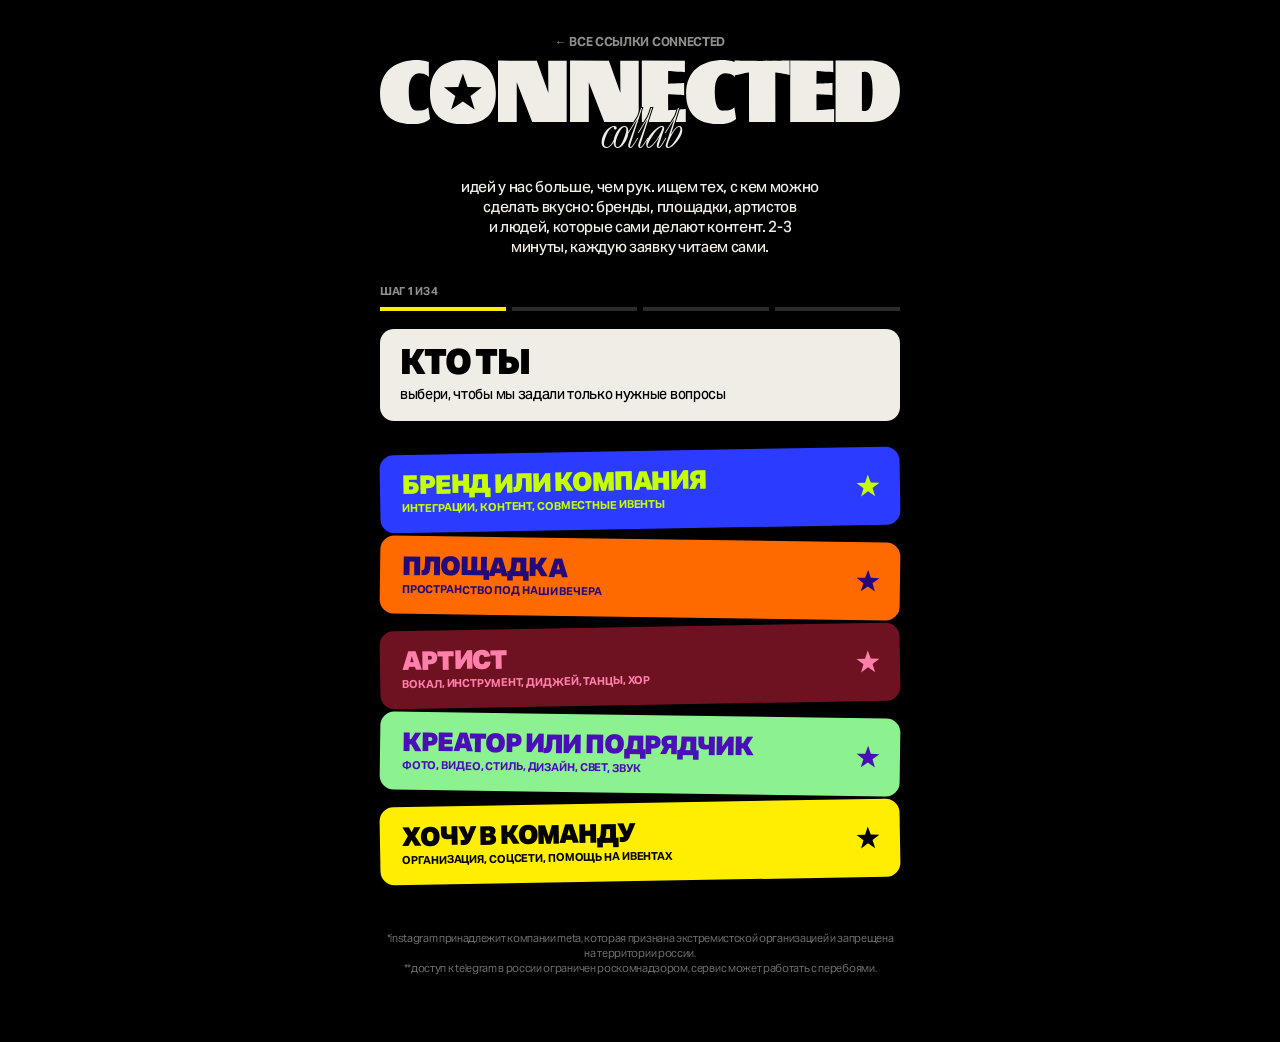
<file: collab/index.html>
<!doctype html>
<html lang="ru">
<head>
<meta charset="utf-8">
<meta name="viewport" content="width=device-width, initial-scale=1, viewport-fit=cover">
<meta property="og:site_name" content="CONNECTED">
<meta property="og:type" content="website">
<meta property="og:url" content="https://connected.tenzzzo.com/collab/">
<meta property="og:title" content="CONNECTED сотрудничество">
<meta property="og:description" content="анкета на сотрудничество с connected">
<meta property="og:image" content="https://connected.tenzzzo.com/img/og/co.jpg">
<meta property="og:image:width" content="1080">
<meta property="og:image:height" content="1080">
<meta name="twitter:card" content="summary_large_image">
<meta name="cx-build" content="55468433f400b40d7dda0fd6db49c3d4ef2f28c4">
<link rel="preload" href="../fonts/aktiv-400.woff2" as="font" type="font/woff2" crossorigin>
<link rel="preload" href="../fonts/aktiv-500.woff2" as="font" type="font/woff2" crossorigin>
<link rel="preload" href="../fonts/aktiv-700.woff2" as="font" type="font/woff2" crossorigin>
<link rel="preload" href="../fonts/aktiv-900.woff2" as="font" type="font/woff2" crossorigin>
<link rel="preload" href="../fonts/tygra.woff2" as="font" type="font/woff2" crossorigin>
<title>CONNECTED сотрудничество</title>
<meta name="description" content="анкета на сотрудничество с connected: бренды, площадки, артисты, креаторы и команда">
<link rel="icon" href="../logo/star-yellow.svg?v=bc19c5d7">
<style>
@font-face{font-family:"Aktiv Grotesk";src:url("../fonts/aktiv-400.woff2") format("woff2");font-weight:400;font-display:block}
@font-face{font-family:"Aktiv Grotesk";src:url("../fonts/aktiv-500.woff2") format("woff2");font-weight:500;font-display:block}
@font-face{font-family:"Aktiv Grotesk";src:url("../fonts/aktiv-700.woff2") format("woff2");font-weight:700;font-display:block}
@font-face{font-family:"Aktiv Grotesk";src:url("../fonts/aktiv-900.woff2") format("woff2");font-weight:900;font-display:block}
@font-face{font-family:Tygra;src:url("../fonts/tygra.woff2") format("woff2");font-weight:400;font-display:block}

/* анкета по мотивам топлинка: черное поле, шаг в цвете роли, чипы заливаются цветом */
:root{
  color-scheme:dark;
  --c-black:#000;--c-paper:#efede6;--c-cherry:#6e1221;--c-red:#f0123c;--c-scarlet:#d8001f;
  --c-flossy:#ff7fab;--c-hotpink:#ff4fa0;--c-orange:#ff6a00;--c-yellow:#ffee00;--c-mellow:#f4ff1e;--c-lime:#c6ff00;
  --c-mint:#8cf28f;--c-electric:#2b3bff;--c-vinyl:#0759a2;--c-violet:#4a0fb8;--c-indigo:#24097a;
  --field:var(--c-paper);--ink:var(--c-black);--line:rgba(239,237,230,.35);--muted:rgba(239,237,230,.6);
  --font-grotesk:"Aktiv Grotesk","Helvetica Neue",Arial,sans-serif;
  --font-script:Tygra,"Aktiv Grotesk",serif;
}
[data-theme="electric"]{--field:var(--c-electric);--ink:var(--c-lime)}
[data-theme="orange"]{--field:var(--c-orange);--ink:var(--c-indigo)}
[data-theme="cherry"]{--field:var(--c-cherry);--ink:var(--c-flossy)}
[data-theme="mint"]{--field:var(--c-mint);--ink:var(--c-violet)}
[data-theme="yellow"]{--field:var(--c-yellow);--ink:var(--c-black)}
[data-theme="paper"]{--field:var(--c-paper);--ink:var(--c-black)}

*,*::before,*::after{box-sizing:border-box}
html{-webkit-text-size-adjust:100%;overflow-x:clip}
body{margin:0;background:var(--c-black);color:var(--c-paper);font:400 16px/1.3 var(--font-grotesk);letter-spacing:-.02em;-webkit-font-smoothing:antialiased;overflow-x:clip}
a{color:inherit}
button,input,textarea{font:inherit;color:inherit;letter-spacing:inherit}
:focus-visible{outline:3px solid var(--c-yellow);outline-offset:2px}
[hidden]{display:none!important}

.page{max-width:560px;margin:0 auto;padding:36px 20px 56px}

.head{display:grid;justify-items:center;gap:12px;text-align:center;margin-bottom:28px}
.mark{display:block;width:100%;height:auto}
.head__script{margin:calc(clamp(40px,12vw,56px) * -.4) 0 0;position:relative;font:400 clamp(40px,12vw,56px)/.8 var(--font-script);letter-spacing:-.04em;color:var(--c-paper);-webkit-text-stroke:2px var(--c-black);paint-order:stroke fill}
.head__lead{margin:6px 0 0;max-width:40ch;font:500 15px/1.35 var(--font-grotesk)}
.head__back{font:700 12px/1 var(--font-grotesk);text-transform:uppercase;color:var(--muted);text-decoration:none}

.progress{display:grid;grid-template-columns:repeat(4,1fr);gap:6px;margin:0 0 18px}
.progress span{height:4px;background:rgba(239,237,230,.18)}
.progress span.is-on{background:var(--c-yellow)}
.progress__label{margin:0 0 10px;font:700 11px/1 var(--font-grotesk);text-transform:uppercase;color:var(--muted)}

.step{display:grid;gap:30px}
.step__head{padding:18px 20px;border-radius:14px;background:var(--field);color:var(--ink)}
.step__title{margin:0;font:900 clamp(26px,7vw,34px)/.9 var(--font-grotesk);letter-spacing:-.05em;text-transform:uppercase}
.step__sub{margin:8px 0 0;font:500 14px/1.3 var(--font-grotesk)}

.q{display:grid;gap:10px;border:0;margin:0;padding:0;min-width:0}
.q__label{padding:0;margin:0;font:900 15px/1.15 var(--font-grotesk);text-transform:uppercase;letter-spacing:-.03em}
fieldset.q>legend.q__label{margin-bottom:2px;float:left;width:100%}
fieldset.q>legend.q__label+*{clear:both}
.q__label small{display:block;margin-top:4px;font:500 13px/1.3 var(--font-grotesk);text-transform:none;letter-spacing:-.01em;color:var(--muted)}
.q__req{color:var(--c-yellow)}
.q__error{margin:0;font:700 12px/1.2 var(--font-grotesk);color:var(--c-hotpink)}

.input{width:100%;min-height:52px;padding:14px 16px;border:1.5px solid var(--line);border-radius:12px;background:rgba(239,237,230,.04);font-size:16px}
.input::placeholder{color:rgba(239,237,230,.38)}
.input:focus{border-color:var(--c-paper);outline:none;background:rgba(239,237,230,.07)}
textarea.input{min-height:110px;resize:vertical;line-height:1.35}
.q.is-invalid .input{border-color:var(--c-hotpink)}

.chips{display:flex;flex-wrap:wrap;gap:8px}
.chip{min-height:44px;padding:10px 16px;border:1.5px solid var(--line);border-radius:10px;background:transparent;font:700 14px/1.1 var(--font-grotesk);text-transform:lowercase;cursor:pointer;transition:background .15s ease,border-color .15s ease,color .15s ease}
.chip:hover{border-color:var(--c-paper)}
.chip[aria-pressed="true"]{background:var(--field);border-color:var(--field);color:var(--ink)}
.q.is-invalid .chip{border-color:var(--c-hotpink)}

.roles{display:grid;gap:10px}
.role{position:relative;display:grid;gap:4px;width:100%;padding:18px 56px 18px 22px;border:0;border-radius:14px;background:var(--field);color:var(--ink);text-align:left;cursor:pointer;transform:rotate(var(--rot,0deg));transition:transform .15s ease,filter .15s ease}
.roles .role:nth-child(odd){--rot:-1deg}
.roles .role:nth-child(even){--rot:.8deg}
.role:hover{transform:rotate(0) scale(1.02);filter:brightness(1.06)}
.role[aria-pressed="true"]{transform:rotate(0);box-shadow:0 0 0 3px var(--c-black),0 0 0 5px var(--c-paper)}
.role__title{font:900 clamp(20px,5.6vw,26px)/.95 var(--font-grotesk);letter-spacing:-.045em;text-transform:uppercase}
.role__sub{font:700 11px/1.2 var(--font-grotesk);text-transform:uppercase;letter-spacing:-.01em}
.role .star{position:absolute;right:20px;top:50%;width:24px;height:24px;margin-top:-12px;background:var(--ink)}
.star{display:inline-block;clip-path:polygon(50% 2.5%,61.8% 36.3%,97.6% 37%,69% 58.7%,79.4% 93%,50% 72.5%,20.6% 93%,31% 58.7%,2.4% 37%,38.2% 36.3%)}

.consent{display:grid;grid-template-columns:24px 1fr;gap:12px;align-items:start;font:500 13px/1.35 var(--font-grotesk);color:var(--muted);cursor:pointer}
.consent input{width:22px;height:22px;margin:0;accent-color:var(--c-yellow)}
.consent a{color:var(--c-paper)}
.q.is-invalid .consent{color:var(--c-hotpink)}
.files{display:grid;gap:8px}
.file{display:flex;align-items:center;gap:10px;min-height:48px;padding:8px 8px 8px 14px;border:1.5px solid var(--line);border-radius:12px;font:500 14px/1.2 var(--font-grotesk);overflow-wrap:anywhere}
.file span{flex:1}
.file small{color:var(--muted);white-space:nowrap}
.file button{width:32px;height:32px;flex:none;border:0;border-radius:8px;background:rgba(239,237,230,.1);color:var(--c-paper);font:700 16px/1 var(--font-grotesk);cursor:pointer}
.file--add{justify-content:center;border-style:dashed;color:var(--muted);font-weight:700;text-transform:uppercase;font-size:12px;cursor:pointer;padding:8px 14px}
.file--add:hover{border-color:var(--c-paper);color:var(--c-paper)}

.nav{display:flex;gap:10px;margin-top:6px}
.btn{display:inline-flex;align-items:center;justify-content:center;gap:10px;min-height:56px;padding:0 22px;border:3px solid var(--c-paper);border-radius:0;background:var(--c-paper);color:var(--c-black);font:900 16px/1 var(--font-grotesk);letter-spacing:-.035em;text-transform:uppercase;text-decoration:none;cursor:pointer}
.btn--next{flex:1;background:var(--c-yellow);border-color:var(--c-yellow);color:var(--c-black)}
.btn--send{animation:pulse 2s ease-in-out infinite}
.btn--back{background:transparent;color:var(--c-paper)}
.btn .star{width:16px;height:16px;background:currentColor}
.btn[disabled]{opacity:.6;cursor:progress;animation:none}
@keyframes pulse{0%,100%{box-shadow:0 0 18px 4px rgba(240,18,60,.55)}50%{box-shadow:0 0 30px 10px rgba(240,18,60,.85)}}
@media (prefers-reduced-motion:reduce){.btn--send{animation:none}.role,.chip{transition:none}}

.trap{position:absolute;left:-9999px;width:1px;height:1px;overflow:hidden}

.done{display:grid;gap:18px;text-align:center;justify-items:center;padding-top:8px}
.done__title{margin:0;font:900 clamp(34px,10vw,48px)/.88 var(--font-grotesk);letter-spacing:-.055em;text-transform:uppercase}
.done__text{margin:0;max-width:36ch;font:500 16px/1.35 var(--font-grotesk)}
.done .btn{width:100%}
.alert{margin:0;padding:14px 16px;border:1.5px solid var(--c-hotpink);border-radius:12px;font:500 14px/1.35 var(--font-grotesk)}

.foot{margin-top:44px;text-align:center;font:400 11px/1.35 var(--font-grotesk);color:rgba(239,237,230,.45)}
</style>
<script>
(function(m,e,t,r,i,k,a){m[i]=m[i]||function(){(m[i].a=m[i].a||[]).push(arguments)};m[i].l=1*new Date();
for(var j=0;j<document.scripts.length;j++){if(document.scripts[j].src===r){return;}}
k=e.createElement(t),a=e.getElementsByTagName(t)[0],k.async=1,k.src=r,a.parentNode.insertBefore(k,a)})
(window,document,'script','https://mc.yandex.ru/metrika/tag.js?id=113656648','ym');
ym(113656648,'init',{ssr:true,webvisor:true,clickmap:true,trackHash:true,trackLinks:true,accurateTrackBounce:true});
// цели: tickets (кнопка билетов), anketa (анкеты, хор, сотрудничество, secret list), telegram (остальные ссылки на t.me),
// event_open (открыли ивент в афише). в параметрах цели: какой ивент или куда ведет ссылка
document.addEventListener('click',function(ev){
  var t=ev.target.closest?ev.target:ev.target.parentNode,ev_=t.closest('.event'),a=t.closest('a[href]');
  var title=ev_&&ev_.querySelector('.event__title');title=title?title.textContent.replace(/\u00ad/g,'').trim():'';
  function goal(g,p){try{ym(113656648,'reachGoal',g,p);}catch(e){}}
  if(!a){if(ev_&&!t.closest('.sheet'))goal('event_open',{event:title});return;}
  var h=a.href;
  if(a.classList.contains('event__buy')||/ticketscloud\./.test(h))goal('tickets',{event:title||h});
  else if(/t\.me\/lovetoconnected\/9|t\.me\/tenzosecretlist_bot|docs\.google\.com\/forms|connected-talents|\/(join|collab|choir)\//.test(h))goal('anketa',{link:h.split('?')[0]});
  else if(/\/\/t\.me\//.test(h))goal('telegram',{link:h.split('?')[0]});
},true);
</script>
<noscript><div><img src="https://mc.yandex.ru/watch/113656648" style="position:absolute;left:-9999px" alt=""></div></noscript>
<script>
document.addEventListener('click',function(ev){
  var a=ev.target.closest&&ev.target.closest('a.nav__back');
  if(!a||ev.metaKey||ev.ctrlKey||ev.shiftKey)return;
  var r=document.referrer;
  if(r&&r.indexOf(location.origin+'/')===0&&r.split('#')[0]!==location.href.split('#')[0]&&history.length>1){ev.preventDefault();history.back();}
});
</script>
</head>
<body>


<main class="page">
  <header class="head">
    <a class="head__back" href="../links/">← все ссылки connected</a>
    <h1 style="margin:0;width:100%"><svg class="mark" role="img" aria-label="CONNECTED" xmlns="http://www.w3.org/2000/svg" viewBox="0 0 1164.6 144.0"><g fill="var(--c-paper)"><g transform="translate(0.00,0.00) scale(1.0000) translate(-4.40,139.00)"><path d="M116.4 -7.0 112.60000000000001 -32.4C111.2 -31.6 110.0 -30.6 108.60000000000001 -29.8C102.2 -25.8 98.2 -26.6 90.4 -25.6C89.4 -25.400000000000002 88.4 -25.400000000000002 87.2 -25.400000000000002C78.2 -25.400000000000002 68.60000000000001 -32.0 68.60000000000001 -69.4C68.60000000000001 -98.2 80.0 -109.2 92.60000000000001 -109.2C99.0 -109.2 104.4 -107.4 107.2 -106.2C110.0 -105.2 111.60000000000001 -102.4 113.80000000000001 -101.4L113.60000000000001 -135.0C110.2 -135.6 96.60000000000001 -139.0 88.4 -139.0C43.6 -138.8 4.2 -118.4 4.4 -62.6C4.6000000000000005 -8.8 41.400000000000006 4.2 75.60000000000001 5.0C76.4 5.0 77.2 5.0 77.80000000000001 5.0C96.60000000000001 5.0 107.4 -0.2 116.4 -7.0ZM263.8 -64.2C263.8 -64.60000000000001 263.8 -65.2 263.8 -65.8C263.20000000000005 -110.4 243.8 -139.0 190.60000000000002 -139.0C139.0 -139.0 116.2 -109.2 116.2 -63.800000000000004C116.2 -21.0 140.20000000000002 5.0 188.60000000000002 5.0C236.8 5.0 263.8 -16.2 263.8 -64.2ZM200.4 -67.8C200.4 -34.2 199.20000000000002 -20.0 189.20000000000002 -20.0C189.0 -20.0 188.8 -20.0 188.60000000000002 -20.0C177.2 -20.6 176.60000000000002 -34.2 176.60000000000002 -68.4C176.60000000000002 -102.0 179.0 -114.0 189.0 -114.0C189.20000000000002 -114.0 189.60000000000002 -114.0 189.8 -114.0C199.8 -113.4 200.4 -102.2 200.4 -67.8ZM422.40000000000003 0.0V-137.4H381.0C381.0 -120.2 381.40000000000003 -88.2 381.40000000000003 -71.8C381.40000000000003 -69.0 381.40000000000003 -66.8 381.40000000000003 -65.0L355.6 -137.4L268.6 -137.6V0.0H310.6V-89.0L345.20000000000005 0.0ZM583.8 0.0V-137.4H542.4C542.4 -120.2 542.8 -88.2 542.8 -71.8C542.8 -69.0 542.8 -66.8 542.8 -65.0L517.0 -137.4L430.0 -137.6V0.0H472.0V-89.0L506.6 0.0ZM689.2 0.0V-29.200000000000003C685.6 -29.0 664.2 -27.200000000000003 649.8 -26.6C649.8 -37.0 649.6 -57.800000000000004 649.6 -62.0C668.0 -61.0 674.0 -60.0 685.6 -60.0V-87.2C672.8 -86.60000000000001 667.0 -86.0 649.6 -86.0L649.8 -114.2C659.1999999999999 -113.4 683.6 -111.60000000000001 687.4 -111.60000000000001L687.2 -137.4L590.8 -137.8V0.0ZM802.0 -7.0 798.2 -32.4C796.8000000000001 -31.6 795.6 -30.6 794.2 -29.8C787.8000000000001 -25.8 783.8000000000001 -26.6 776.0 -25.6C775.0 -25.400000000000002 774.0 -25.400000000000002 772.8000000000001 -25.400000000000002C763.8000000000001 -25.400000000000002 754.2 -32.0 754.2 -69.4C754.2 -98.2 765.6 -109.2 778.2 -109.2C784.6 -109.2 790.0 -107.4 792.8000000000001 -106.2C795.6 -105.2 797.2 -102.4 799.4000000000001 -101.4L799.2 -135.0C795.8000000000001 -135.6 782.2 -139.0 774.0 -139.0C729.2 -138.8 689.8000000000001 -118.4 690.0 -62.6C690.2 -8.8 727.0 4.2 761.2 5.0C762.0 5.0 762.8000000000001 5.0 763.4000000000001 5.0C782.2 5.0 793.0 -0.2 802.0 -7.0ZM922.0 -105.2 921.8 -137.6C918.2 -137.4 877.4 -137.0 857.6 -137.0C855.6 -137.0 853.8 -137.0 852.4 -137.0C834.8 -137.20000000000002 803.0 -137.6 798.8 -137.8C798.8 -134.8 799.0 -110.2 799.0 -104.60000000000001C811.8 -107.2 827.0 -111.0 830.8 -111.0L831.0 0.0H890.0L889.8 -110.80000000000001C893.6 -110.80000000000001 909.6 -107.80000000000001 922.0 -105.2ZM1021.6000000000001 0.0V-29.200000000000003C1018.0000000000001 -29.0 996.6000000000001 -27.200000000000003 982.2 -26.6C982.2 -37.0 982.0000000000001 -57.800000000000004 982.0000000000001 -62.0C1000.4000000000001 -61.0 1006.4000000000001 -60.0 1018.0000000000001 -60.0V-87.2C1005.2 -86.60000000000001 999.4000000000001 -86.0 982.0000000000001 -86.0L982.2 -114.2C991.6 -113.4 1016.0000000000001 -111.60000000000001 1019.8000000000001 -111.60000000000001L1019.6000000000001 -137.4L923.2 -137.8V0.0ZM1169.0 -71.60000000000001C1169.0 -118.4 1136.2 -138.0 1101.4 -138.0L1024.8 -137.8V0.0H1104.8C1137.6 0.0 1169.0 -20.6 1169.0 -71.60000000000001ZM1107.8 -71.0C1107.8 -31.200000000000003 1098.8 -24.6 1090.8 -24.6H1088.0C1087.4 -24.6 1086.0 -24.8 1083.8 -25.200000000000003V-112.0C1083.8 -112.0 1090.0 -112.80000000000001 1090.8 -112.80000000000001C1099.4 -112.60000000000001 1107.8 -107.0 1107.8 -71.0Z"></path></g><ellipse cx="185.60" cy="72.00" rx="44.28" ry="51.84"></ellipse><path fill="var(--c-black)" d="M185.60,30.24 L196.10,60.43 L228.06,61.09 L202.58,80.40 L211.84,110.99 L185.60,92.74 L159.36,110.99 L168.62,80.40 L143.15,61.09 L175.11,60.43 Z"></path></g></svg></h1>
    <p class="head__script">collab</p>
    <p class="head__lead">идей у&nbsp;нас больше, чем рук. ищем тех, с&nbsp;кем можно сделать вкусно: бренды, площадки, артистов и&nbsp;людей, которые сами делают контент. 2-3 минуты, каждую заявку читаем сами.</p>
  </header>

  <form id="form" novalidate>
    <p class="progress__label" id="progress-label">шаг 1 из 4</p>
    <div class="progress" aria-hidden="true"><span></span><span></span><span></span><span></span></div>
    <div id="step"></div>
    <div class="trap" aria-hidden="true"><label>не заполняй это поле <input type="text" name="website2" tabindex="-1" autocomplete="off"></label></div>
    <p class="alert" id="alert" role="alert" hidden></p>
    <div class="nav">
      <button class="btn btn--back" type="button" id="back" hidden>назад</button>
      <button class="btn btn--next" type="submit" id="next">дальше <span class="star"></span></button>
    </div>
  </form>

  <section class="done" id="done" hidden aria-live="polite">
    <p class="done__title">заявка у&nbsp;нас <span class="star" style="width:.7em;height:.7em;background:var(--c-yellow)"></span></p>
    <p class="done__text">спасибо. читаем каждую заявку сами. если формат подходит, напишем в&nbsp;telegram.</p>
    <a class="btn btn--next" href="../links/">все ссылки connected <span class="star"></span></a>
    <a class="btn btn--back" href="https://t.me/lovetoconnected" target="_blank" rel="noopener">telegram-канал**</a>
  </section>

  <p class="foot">*instagram принадлежит компании meta, которая признана экстремистской организацией и&nbsp;запрещена на&nbsp;территории россии.<br>**доступ к&nbsp;telegram в&nbsp;россии ограничен роскомнадзором, сервис может работать с&nbsp;перебоями.</p>
</main>

<script src="../forms/sending.js?v=1b3930af"></script>
<script>
(function(){
  // страницы раздает github pages, а заявки принимает php на reg.ru по адресу admin.connected
  var ENDPOINT=location.hostname==='connected.tenzzzo.com'?'https://admin.connected.tenzzzo.com/collab/submit.php':'submit.php';
  var DRAFT='connected-collab-draft';

  var ROLES=[
    {id:'brand',title:'бренд или компания',sub:'интеграции, контент, совместные ивенты',theme:'electric'},
    {id:'venue',title:'площадка',sub:'пространство под наши вечера',theme:'orange'},
    {id:'artist',title:'артист',sub:'вокал, инструмент, диджей, танцы, хор',theme:'cherry'},
    {id:'creator',title:'креатор или подрядчик',sub:'фото, видео, стиль, дизайн, свет, звук',theme:'mint'},
    {id:'team',title:'хочу в команду',sub:'организация, соцсети, помощь на ивентах',theme:'yellow'}
  ];
  var TERMS=['гонорар','бартер','обсудим'];

  // поля по шагам: 2 = про тебя, 3 = чего хочешь
  var FIELDS={
    brand:{
      2:[
        {key:'org',label:'название бренда или проекта',type:'text',req:true},
        {key:'website',label:'сайт или соцсети бренда',type:'works',req:true,handle:true,ph:'сайт, instagram*, telegram-канал',hint:'ссылка или @ник. презентацию можно приложить файлом',none:'пока нет ни сайта, ни соцсетей'},
        {key:'sphere',label:'сфера',type:'chips',options:['одежда','напитки','музыка','техника','бьюти','сервисы и приложения','еда','другое'],multi:true},
        {key:'about',label:'коротко о бренде',type:'textarea',ph:'чем занимаетесь и для кого'}
      ],
      3:[
        {key:'format',label:'что интересно',type:'chips',multi:true,req:true,options:['интеграция в ивент','контент в наших соцсетях','совместный ивент или сезон','connected production под задачу','другое']},
        {key:'budget',label:'бюджет',type:'chips',options:['бартер','до 100 тыс.','100-300 тыс.','300 тыс.+','обсудим']},
        {key:'timing',label:'сроки',type:'chips',options:['в этом месяце','в ближайшие 3 месяца','пока присматриваемся']},
        {key:'why',label:'почему connected',type:'textarea',hint:'что откликается в нас и наших гостях'}
      ]
    },
    venue:{
      2:[
        {key:'org',label:'название площадки',type:'text',req:true},
        {key:'district',label:'район или адрес',type:'text',req:true},
        {key:'capacity',label:'вместимость',type:'chips',options:['до 100','100-300','300-700','700+']},
        {key:'equipment',label:'что есть на площадке',type:'chips',multi:true,options:['звук','свет','проектор / экраны','сцена','бар','кухня']},
        {key:'portfolio',label:'instagram* или фото площадки',type:'works',req:true,handle:true,ph:'ссылка или @ник площадки, фото на диске',hint:'чтобы увидеть зал. можно загрузить фото файлами',none:'пока нет ни соцсетей, ни фото'}
      ],
      3:[
        {key:'format',label:'что интересно',type:'chips',multi:true,req:true,options:['регулярные вечера','разовый ивент','совместный сезон','другое']},
        {key:'terms',label:'условия',type:'chips',options:['аренда','бартер','доля от билетов','обсудим']},
        {key:'why',label:'почему connected',type:'textarea'}
      ]
    },
    artist:{
      2:[
        {key:'direction',label:'что ты делаешь',type:'chips',multi:true,req:true,options:['вокал','инструмент','диджей','танцы','хор','другое'],other:true},
        {key:'org',label:'артистическое имя',type:'text',hint:'если выступаешь под псевдонимом'},
        {key:'portfolio',label:'где тебя послушать',type:'works',req:true,ph:'youtube, vk видео, reels, soundcloud, яндекс диск',hint:'ссылки на видео или записи, где видно и слышно тебя. можно загрузить файл',none:'пока нет записей'},
        {key:'experience',label:'опыт на сцене',type:'textarea',ph:'где и с кем выступал(а)'}
      ],
      3:[
        {key:'format',label:'где хочешь выступить',type:'chips',multi:true,req:true,options:['connected sessions','иммерсивные вечера','r&b хор connected × stef ink','диджей-сет','другое']},
        {key:'repertoire',label:'какую музыку хочешь исполнить у нас',type:'textarea',ph:'артисты и треки'},
        {key:'terms',label:'условия',type:'chips',options:TERMS},
        {key:'why',label:'почему connected',type:'textarea'}
      ]
    },
    creator:{
      2:[
        {key:'direction',label:'что ты делаешь',type:'chips',multi:true,req:true,options:['фото','видео','монтаж','стиль','мейк','дизайн','свет','звук','продюсирование','другое'],other:true},
        {key:'portfolio',label:'портфолио',type:'works',req:true,ph:'сайт, behance, pinterest, диск, instagram* с работами',hint:'ссылки на 3-5 лучших работ или файл',none:'пока нет портфолио'},
        {key:'equipment',label:'техника',type:'text',hint:'если работаешь со своей'},
        {key:'experience',label:'опыт',type:'textarea',ph:'с кем и над чем работал(а)'}
      ],
      3:[
        {key:'format',label:'что интересно',type:'chips',multi:true,req:true,options:['съемка наших ивентов','контент для соцсетей','продакшн для брендов','визуал и проекции','другое']},
        {key:'terms',label:'условия',type:'chips',options:TERMS},
        {key:'why',label:'почему connected',type:'textarea'}
      ]
    },
    team:{
      2:[
        {key:'direction',label:'чем хочешь помогать',type:'chips',multi:true,req:true,options:['организация ивентов','соцсети и контент','помощь на ивентах','партнерства','другое'],other:true},
        {key:'time',label:'сколько времени готов(а) давать',type:'chips',options:['пару часов в неделю','на ивентах','регулярно, как часть команды']},
        {key:'experience',label:'что умеешь',type:'textarea'},
        {key:'portfolio',label:'резюме или работы',type:'works',req:true,ph:'резюме, диск, соцсети проектов',hint:'ссылки или файл: где работал(а) и что делал(а)',none:'пока нечего показать'}
      ],
      3:[
        {key:'why',label:'почему хочешь в команду connected',type:'textarea',req:true}
      ]
    }
  };
  var CONTACTS=[
    {key:'name',label:'как тебя зовут',type:'text',req:true,auto:'name'},
    {key:'address',label:'пол',type:'chips',req:true,options:['м','ж']},
    {key:'telegram',label:'telegram',type:'text',req:true,ph:'@username',hint:'ник, без ссылки. отвечаем сюда',auto:'off'},
    {key:'instagram',label:'instagram*',type:'text',ph:'@username',hint:'ник, без ссылки'},
    {key:'phone',label:'телефон',type:'text',hint:'по желанию',auto:'tel',inputmode:'tel'},
    {key:'email',label:'email',type:'text',hint:'по желанию',auto:'email',inputmode:'email'},
    {key:'city',label:'город',type:'text',ph:'москва'},
    {key:'source',label:'откуда узнали про connected',type:'chips',options:['instagram','telegram','друзья','были на ивенте','другое']},
    {key:'extra',label:'что еще важно знать',type:'textarea',hint:'по желанию: пожелания, вопросы, что угодно'},
    {key:'consent',type:'consent',req:true}
  ];
  // работы: ссылка (с http или адрес сайта), у бренда и площадки еще @ник, или файл, или отметка «пока нет»
  var LINK=/https?:\/\/\S|(^|[\s,(])(www\.)?[a-z0-9-]+(\.[a-z0-9-]+)*\.(ru|com|me|be|io|net|org|app|art|pro|site|tv|fm|link|page|cc|co|su|рф|by|kz|online|studio|design|ai|xyz|info|us|uk|de)(\/|\s|,|$)/i;
  function worksOk(f){
    var v=state.data[f.key]||'';
    return state.data.noWorks||files.length||LINK.test(v)||(f.handle&&/(^|\s)@[a-z0-9_.]{2,}/i.test(v));
  }

  var STEP_TEXT={
    1:['кто ты','выбери, чтобы мы задали только нужные вопросы'],
    2:['про тебя',''],
    3:['чего хочешь',''],
    4:['контакты','отвечаем в telegram, если формат подходит']
  };

  var state={step:1,data:{}};
  try{var saved=JSON.parse(localStorage.getItem(DRAFT)||'null');if(saved&&saved.data){state=saved;}}catch(e){}

  var stepEl=document.getElementById('step'),form=document.getElementById('form'),
      back=document.getElementById('back'),next=document.getElementById('next'),
      alertEl=document.getElementById('alert'),label=document.getElementById('progress-label'),
      bars=document.querySelectorAll('.progress span');

  function save(){try{localStorage.setItem(DRAFT,JSON.stringify(state));}catch(e){}}
  function role(){return ROLES.filter(function(r){return r.id===state.data.roleId;})[0];}
  function fields(){
    if(state.step===4)return CONTACTS;
    var r=role();return r?FIELDS[r.id][state.step]:[];
  }
  function esc(s){return String(s).replace(/[&<>"]/g,function(c){return {'&':'&amp;','<':'&lt;','>':'&gt;','"':'&quot;'}[c];});}

  // файлы к заявке: до 3 штук по 10 мб, в черновик не сохраняются
  var files=[],FILE_MAX=3,FILE_MB=10,FILE_EXT=/\.(pdf|jpe?g|png|webp|heic|docx?|pptx?|key|xlsx?|txt|zip)$/i;
  function renderFiles(){
    var html=files.map(function(f,i){return '<div class="file"><span>'+esc(f.name)+'</span><small>'+(f.size<1048576?Math.max(1,Math.round(f.size/1024))+' кб':(f.size/1048576).toFixed(1)+' мб')+'</small><button type="button" data-file-del="'+i+'" aria-label="убрать файл">×</button></div>';}).join('');
    if(files.length<FILE_MAX)html+='<label class="file file--add">+ добавить файл<input type="file" multiple hidden data-files accept=".pdf,.jpg,.jpeg,.png,.webp,.heic,.doc,.docx,.ppt,.pptx,.key,.xls,.xlsx,.txt,.zip"></label>';
    return html;
  }
  function fileError(q,msg){q.classList.add('is-invalid');var e=q.querySelector('.q__error');if(e)e.remove();var p=document.createElement('p');p.className='q__error';p.textContent=msg;q.appendChild(p);}

  function renderField(f){
    var v=state.data[f.key];
    var req=f.req?' <span class="q__req">*</span>':'';
    var hint=f.hint?'<small>'+esc(f.hint)+'</small>':'';
    var id='f-'+f.key;
    if(f.type==='consent'){
      return '<div class="q" data-key="consent"><label class="consent"><input type="checkbox" id="'+id+'"'+(v?' checked':'')+'><span>согласен(на) на&nbsp;обработку персональных данных по&nbsp;<a href="../privacy/" target="_blank" rel="noopener">политике конфиденциальности</a> <span class="q__req">*</span></span></label></div>';
    }
    if(f.type==='works'){
      // одно место под работы: ссылки, файлы и честное «пока нет»
      return '<div class="q" data-key="'+f.key+'"><label class="q__label" for="'+id+'">'+esc(f.label)+req+hint+'</label><textarea class="input" id="'+id+'" name="'+f.key+'" placeholder="'+esc(f.ph||'')+'">'+esc(v||'')+'</textarea><div class="files">'+renderFiles()+'</div><label class="consent"><input type="checkbox" data-none'+(state.data.noWorks?' checked':'')+'><span>'+esc(f.none)+'</span></label></div>';
    }
    if(f.type==='chips'){
      var sel=Array.isArray(v)?v:(v?[v]:[]);
      var chips=f.options.map(function(o){
        return '<button type="button" class="chip" data-opt="'+esc(o)+'" aria-pressed="'+(sel.indexOf(o)>-1)+'">'+esc(o)+'</button>';
      }).join('');
      var other=f.other?'<input class="input" type="text" id="f-otherRole" placeholder="напиши, что именно" value="'+esc(state.data.otherRole||'')+'"'+(sel.indexOf('другое')>-1?'':' hidden')+'>':'';
      return '<fieldset class="q" data-key="'+f.key+'"><legend class="q__label">'+esc(f.label)+req+hint+'</legend><div class="chips" data-multi="'+(!!f.multi)+'">'+chips+'</div>'+other+'</fieldset>';
    }
    var common=' class="input" id="'+id+'" name="'+f.key+'" placeholder="'+esc(f.ph||'')+'"'+(f.auto?' autocomplete="'+f.auto+'"':'')+(f.inputmode?' inputmode="'+f.inputmode+'"':'');
    var input=f.type==='textarea'?'<textarea'+common+'>'+esc(v||'')+'</textarea>':'<input type="text"'+common+' value="'+esc(v||'')+'">';
    return '<div class="q" data-key="'+f.key+'"><label class="q__label" for="'+id+'">'+esc(f.label)+req+hint+'</label>'+input+'</div>';
  }

  function render(){
    var r=role();
    var t=STEP_TEXT[state.step];
    var theme=state.step===1?'paper':(r?r.theme:'paper');
    var sub=t[1]||(r?r.title:'');
    var html='<div class="step"><div class="step__head" data-theme="'+theme+'"><p class="step__title">'+t[0]+'</p>'+(sub?'<p class="step__sub">'+esc(sub)+'</p>':'')+'</div>';
    if(state.step===1){
      html+='<div class="roles">'+ROLES.map(function(x){
        return '<button type="button" class="role" data-theme="'+x.theme+'" data-role="'+x.id+'" aria-pressed="'+(state.data.roleId===x.id)+'"><span class="role__title">'+x.title+'</span><span class="role__sub">'+x.sub+'</span><span class="star"></span></button>';
      }).join('')+'</div>';
    }else{
      html+=fields().map(renderField).join('');
    }
    html+='</div>';
    stepEl.innerHTML=html;
    stepEl.setAttribute('data-theme',theme);
    label.textContent='шаг '+state.step+' из 4';
    for(var i=0;i<bars.length;i++){bars[i].classList.toggle('is-on',i<state.step);}
    back.hidden=state.step===1;
    next.className='btn btn--next'+(state.step===4?' btn--send':'');
    next.innerHTML=(state.step===4?'отправить заявку':'дальше')+' <span class="star"></span>';
    next.hidden=state.step===1&&!state.data.roleId;
    alertEl.hidden=true;
  }

  function collect(){
    stepEl.querySelectorAll('.input').forEach(function(el){
      var key=el.id.replace('f-','');state.data[key]=el.value.trim();
    });
    var c=document.getElementById('f-consent');if(c)state.data.consent=c.checked?'да, '+new Date().toLocaleString('ru-RU',{timeZone:'Europe/Moscow'}):'';
    save();
  }

  function validate(){
    var ok=true,first=null;
    stepEl.querySelectorAll('.q').forEach(function(q){q.classList.remove('is-invalid');var e=q.querySelector('.q__error');if(e)e.remove();});
    fields().forEach(function(f){
      if(!f.req)return;
      var v=state.data[f.key];
      var empty=Array.isArray(v)?!v.length:!v;
      var msg='заполни, пожалуйста';
      if(f.type==='works'){
        empty=!worksOk(f);
        msg=v?'нужна ссылка, которая откроется (с http или вида youtube.com/abc)'+(f.handle?' или @ник':'')+'. или приложи файл, или отметь, что пока нет':'добавь ссылку или файл, или отметь, что пока нет';
      }
      if(!empty&&f.key==='telegram'&&!/^@?[A-Za-z0-9_]{4,32}$/.test(v.replace('https://t.me/','').replace('t.me/',''))){empty=true;msg='проверь ник: латиница, цифры и _';}
      if(empty){
        ok=false;
        var q=stepEl.querySelector('[data-key="'+f.key+'"]');
        if(q){q.classList.add('is-invalid');var p=document.createElement('p');p.className='q__error';p.textContent=f.type==='consent'?'нужно согласие, чтобы мы могли ответить':msg;q.appendChild(p);if(!first)first=q;}
      }
    });
    if(first)first.scrollIntoView({behavior:'smooth',block:'center'});
    return ok;
  }

  stepEl.addEventListener('change',function(e){
    if(e.target.matches('[data-none]')){
      state.data.noWorks=e.target.checked?'да':'';save();
      var nq=e.target.closest('.q'),ne=nq.querySelector('.q__error');if(ne)ne.remove();nq.classList.remove('is-invalid');
      return;
    }
    var inp=e.target.closest('[data-files]');if(!inp)return;
    var q=inp.closest('.q'),bad='';
    Array.prototype.forEach.call(inp.files,function(f){
      if(files.length>=FILE_MAX){bad='не больше '+FILE_MAX+' файлов';return;}
      if(!FILE_EXT.test(f.name)){bad='такой файл не подойдет: нужен pdf, фото, документ или презентация';return;}
      if(f.size>FILE_MB*1048576){bad=f.name+' больше '+FILE_MB+' мб, загрузи его на диск и вставь ссылку в поле выше';return;}
      files.push(f);
    });
    q.querySelector('.files').innerHTML=renderFiles();
    var err=q.querySelector('.q__error');if(err)err.remove();q.classList.remove('is-invalid');
    if(bad)fileError(q,bad);
  });
  stepEl.addEventListener('click',function(e){
    var fd=e.target.closest('[data-file-del]');
    if(fd){files.splice(+fd.dataset.fileDel,1);fd.closest('.files').innerHTML=renderFiles();return;}
    var rb=e.target.closest('.role');
    if(rb){
      if(state.data.roleId!==rb.dataset.role){state.data={roleId:rb.dataset.role,name:state.data.name,telegram:state.data.telegram,instagram:state.data.instagram,phone:state.data.phone,email:state.data.email,city:state.data.city};}
      save();state.step=2;render();window.scrollTo({top:0,behavior:'smooth'});return;
    }
    var chip=e.target.closest('.chip');
    if(!chip)return;
    var q=chip.closest('.q'),key=q.dataset.key,multi=chip.parentNode.dataset.multi==='true',opt=chip.dataset.opt;
    var cur=state.data[key];
    if(multi){cur=Array.isArray(cur)?cur.slice():[];var i=cur.indexOf(opt);if(i>-1)cur.splice(i,1);else cur.push(opt);}
    else{cur=cur===opt?'':opt;}
    state.data[key]=cur;
    q.querySelectorAll('.chip').forEach(function(c){var on=multi?cur.indexOf(c.dataset.opt)>-1:cur===c.dataset.opt;c.setAttribute('aria-pressed',on);});
    var other=q.querySelector('#f-otherRole');if(other)other.hidden=!(Array.isArray(cur)&&cur.indexOf('другое')>-1);
    q.classList.remove('is-invalid');var err=q.querySelector('.q__error');if(err)err.remove();
    save();
  });
  stepEl.addEventListener('input',function(){collect();});

  back.addEventListener('click',function(){collect();state.step=Math.max(1,state.step-1);save();render();window.scrollTo({top:0,behavior:'smooth'});});

  form.addEventListener('submit',function(e){
    e.preventDefault();
    collect();
    if(state.step===1){if(state.data.roleId){state.step=2;render();}return;}
    if(!validate())return;
    if(state.step<4){state.step++;save();render();window.scrollTo({top:0,behavior:'smooth'});return;}
    send();
  });

  function send(){
    var r=role(),d=state.data;
    var payload={};
    Object.keys(d).forEach(function(k){payload[k]=d[k];});
    payload.role=r?r.title:'';
    payload.timestamp=new Date().toLocaleString('ru-RU',{timeZone:'Europe/Moscow'});
    payload.page='connected.tenzzzo.com/collab';
    payload.telegram=(d.telegram||'').replace('https://t.me/','').replace('t.me/','');
    if(payload.telegram&&payload.telegram[0]!=='@')payload.telegram='@'+payload.telegram;
    var ig=(d.instagram||'').trim().replace(/^https?:\/\//,'').replace(/^(www\.)?instagram\.com\//,'').replace(/[/?].*$/,'').replace(/^@/,'');
    if(ig)payload.instagram='@'+ig;
    payload.website2=form.querySelector('[name="website2"]').value;
    // отметка «пока нет» уходит текстом в то же поле, в заявках видно, что работ нет
    var wf=r?FIELDS[r.id][2].filter(function(f){return f.type==='works';})[0]:null;
    if(wf&&d.noWorks&&!files.length&&!LINK.test(d[wf.key]||''))payload[wf.key]=(d[wf.key]?d[wf.key]+'\n':'')+wf.none;
    delete payload.noWorks;
    delete payload.roleId;
    delete payload.files;
    next.disabled=true;next.innerHTML='отправляем…';
    // с файлами уходит multipart (ответы в payload, файлы в file[]), без файлов как раньше json
    var req;
    if(files.length){
      var fd=new FormData();fd.append('payload',JSON.stringify(payload));
      files.forEach(function(f){fd.append('file[]',f,f.name);});
      req=cxSend(ENDPOINT,fd);
    }else req=cxSend(ENDPOINT,JSON.stringify(payload),{'Content-Type':'application/json;charset=utf-8'});
    req
      .then(function(){
        try{localStorage.removeItem(DRAFT);}catch(e){}
        form.hidden=true;document.getElementById('done').hidden=false;window.scrollTo({top:0,behavior:'smooth'});
      })
      .catch(function(err){
        next.disabled=false;next.innerHTML='отправить заявку <span class="star"></span>';
        alertEl.hidden=false;
        if(files.length&&/file|413|too_large/.test(err.message)){alertEl.textContent='файлы не загрузились: попробуй файлы поменьше или вставь ссылку на них и отправь еще раз. ответы в форме сохранились.';return;}
        alertEl.textContent='не получилось отправить. проверь интернет, если включен vpn, выключи его и попробуй еще раз. если не выходит, напиши нам в telegram @tenzzzo, ответы в форме сохранились. код ошибки: '+err.message;
      });
  }

  render();
})();
</script>

</body>
</html>
</file>
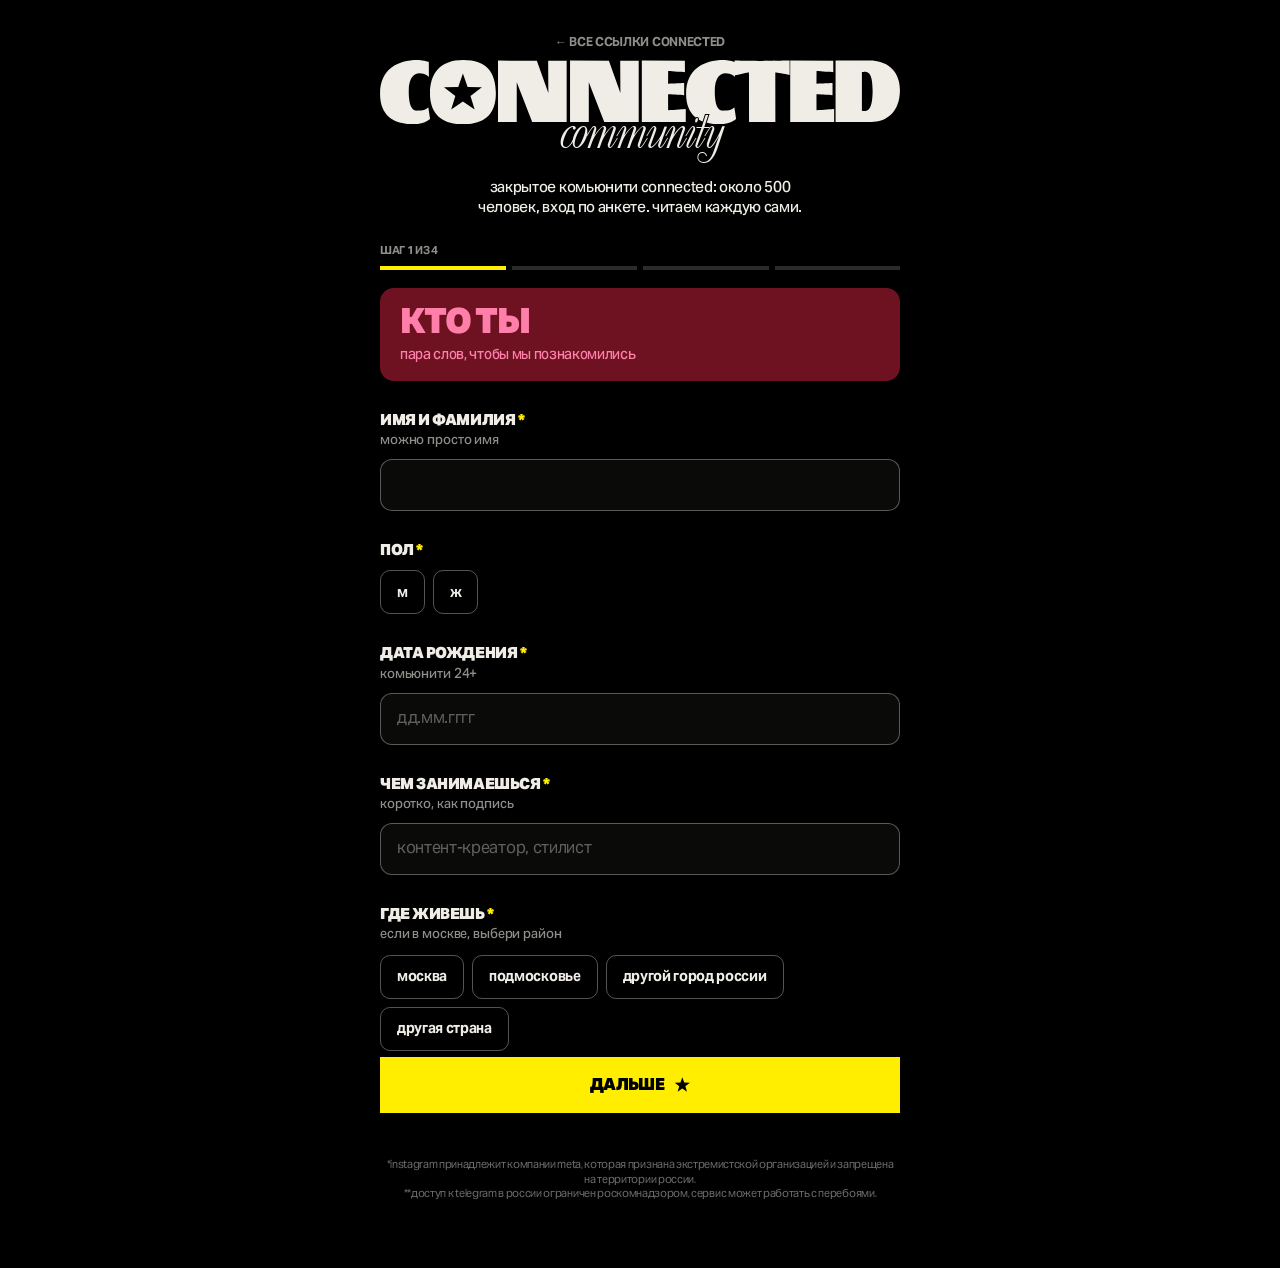
<file: join/index.html>
<!doctype html>
<html lang="ru">
<head>
<meta charset="utf-8">
<meta name="viewport" content="width=device-width, initial-scale=1, viewport-fit=cover">
<meta property="og:site_name" content="CONNECTED">
<meta property="og:type" content="website">
<meta property="og:url" content="https://connected.tenzzzo.com/join/">
<meta property="og:title" content="CONNECTED закрытое комьюнити">
<meta property="og:description" content="анкета в закрытое комьюнити connected">
<meta property="og:image" content="https://connected.tenzzzo.com/img/og/co.jpg">
<meta property="og:image:width" content="1080">
<meta property="og:image:height" content="1080">
<meta name="twitter:card" content="summary_large_image">
<meta name="cx-build" content="55468433f400b40d7dda0fd6db49c3d4ef2f28c4">
<link rel="preload" href="../fonts/aktiv-400.woff2" as="font" type="font/woff2" crossorigin>
<link rel="preload" href="../fonts/aktiv-500.woff2" as="font" type="font/woff2" crossorigin>
<link rel="preload" href="../fonts/aktiv-700.woff2" as="font" type="font/woff2" crossorigin>
<link rel="preload" href="../fonts/aktiv-900.woff2" as="font" type="font/woff2" crossorigin>
<link rel="preload" href="../fonts/tygra.woff2" as="font" type="font/woff2" crossorigin>
<title>CONNECTED закрытое комьюнити</title>
<meta name="description" content="анкета в закрытое комьюнити connected">
<link rel="icon" href="../logo/star-yellow.svg?v=bc19c5d7">
<link rel="stylesheet" href="../forms/form.css?v=a0dfc90e">
<style>
@font-face{font-family:"Aktiv Grotesk";src:url("../fonts/aktiv-400.woff2") format("woff2");font-weight:400;font-display:block}
@font-face{font-family:"Aktiv Grotesk";src:url("../fonts/aktiv-500.woff2") format("woff2");font-weight:500;font-display:block}
@font-face{font-family:"Aktiv Grotesk";src:url("../fonts/aktiv-700.woff2") format("woff2");font-weight:700;font-display:block}
@font-face{font-family:"Aktiv Grotesk";src:url("../fonts/aktiv-900.woff2") format("woff2");font-weight:900;font-display:block}
@font-face{font-family:Tygra;src:url("../fonts/tygra.woff2") format("woff2");font-weight:400;font-display:block}
</style>
<script>
(function(m,e,t,r,i,k,a){m[i]=m[i]||function(){(m[i].a=m[i].a||[]).push(arguments)};m[i].l=1*new Date();
for(var j=0;j<document.scripts.length;j++){if(document.scripts[j].src===r){return;}}
k=e.createElement(t),a=e.getElementsByTagName(t)[0],k.async=1,k.src=r,a.parentNode.insertBefore(k,a)})
(window,document,'script','https://mc.yandex.ru/metrika/tag.js?id=113656648','ym');
ym(113656648,'init',{ssr:true,webvisor:true,clickmap:true,trackHash:true,trackLinks:true,accurateTrackBounce:true});
// цели: tickets (кнопка билетов), anketa (анкеты, хор, сотрудничество, secret list), telegram (остальные ссылки на t.me),
// event_open (открыли ивент в афише). в параметрах цели: какой ивент или куда ведет ссылка
document.addEventListener('click',function(ev){
  var t=ev.target.closest?ev.target:ev.target.parentNode,ev_=t.closest('.event'),a=t.closest('a[href]');
  var title=ev_&&ev_.querySelector('.event__title');title=title?title.textContent.replace(/\u00ad/g,'').trim():'';
  function goal(g,p){try{ym(113656648,'reachGoal',g,p);}catch(e){}}
  if(!a){if(ev_&&!t.closest('.sheet'))goal('event_open',{event:title});return;}
  var h=a.href;
  if(a.classList.contains('event__buy')||/ticketscloud\./.test(h))goal('tickets',{event:title||h});
  else if(/t\.me\/lovetoconnected\/9|t\.me\/tenzosecretlist_bot|docs\.google\.com\/forms|connected-talents|\/(join|collab|choir)\//.test(h))goal('anketa',{link:h.split('?')[0]});
  else if(/\/\/t\.me\//.test(h))goal('telegram',{link:h.split('?')[0]});
},true);
</script>
<noscript><div><img src="https://mc.yandex.ru/watch/113656648" style="position:absolute;left:-9999px" alt=""></div></noscript>
<script>
document.addEventListener('click',function(ev){
  var a=ev.target.closest&&ev.target.closest('a.nav__back');
  if(!a||ev.metaKey||ev.ctrlKey||ev.shiftKey)return;
  var r=document.referrer;
  if(r&&r.indexOf(location.origin+'/')===0&&r.split('#')[0]!==location.href.split('#')[0]&&history.length>1){ev.preventDefault();history.back();}
});
</script>
</head>
<body>


<main class="page">
  <header class="head">
    <a class="head__back" href="../links/">← все ссылки connected</a>
    <h1 style="margin:0;width:100%"><svg class="mark" role="img" aria-label="CONNECTED" xmlns="http://www.w3.org/2000/svg" viewBox="0 0 1164.6 144.0"><g fill="var(--c-paper)"><g transform="translate(0.00,0.00) scale(1.0000) translate(-4.40,139.00)"><path d="M116.4 -7.0 112.60000000000001 -32.4C111.2 -31.6 110.0 -30.6 108.60000000000001 -29.8C102.2 -25.8 98.2 -26.6 90.4 -25.6C89.4 -25.400000000000002 88.4 -25.400000000000002 87.2 -25.400000000000002C78.2 -25.400000000000002 68.60000000000001 -32.0 68.60000000000001 -69.4C68.60000000000001 -98.2 80.0 -109.2 92.60000000000001 -109.2C99.0 -109.2 104.4 -107.4 107.2 -106.2C110.0 -105.2 111.60000000000001 -102.4 113.80000000000001 -101.4L113.60000000000001 -135.0C110.2 -135.6 96.60000000000001 -139.0 88.4 -139.0C43.6 -138.8 4.2 -118.4 4.4 -62.6C4.6000000000000005 -8.8 41.400000000000006 4.2 75.60000000000001 5.0C76.4 5.0 77.2 5.0 77.80000000000001 5.0C96.60000000000001 5.0 107.4 -0.2 116.4 -7.0ZM263.8 -64.2C263.8 -64.60000000000001 263.8 -65.2 263.8 -65.8C263.20000000000005 -110.4 243.8 -139.0 190.60000000000002 -139.0C139.0 -139.0 116.2 -109.2 116.2 -63.800000000000004C116.2 -21.0 140.20000000000002 5.0 188.60000000000002 5.0C236.8 5.0 263.8 -16.2 263.8 -64.2ZM200.4 -67.8C200.4 -34.2 199.20000000000002 -20.0 189.20000000000002 -20.0C189.0 -20.0 188.8 -20.0 188.60000000000002 -20.0C177.2 -20.6 176.60000000000002 -34.2 176.60000000000002 -68.4C176.60000000000002 -102.0 179.0 -114.0 189.0 -114.0C189.20000000000002 -114.0 189.60000000000002 -114.0 189.8 -114.0C199.8 -113.4 200.4 -102.2 200.4 -67.8ZM422.40000000000003 0.0V-137.4H381.0C381.0 -120.2 381.40000000000003 -88.2 381.40000000000003 -71.8C381.40000000000003 -69.0 381.40000000000003 -66.8 381.40000000000003 -65.0L355.6 -137.4L268.6 -137.6V0.0H310.6V-89.0L345.20000000000005 0.0ZM583.8 0.0V-137.4H542.4C542.4 -120.2 542.8 -88.2 542.8 -71.8C542.8 -69.0 542.8 -66.8 542.8 -65.0L517.0 -137.4L430.0 -137.6V0.0H472.0V-89.0L506.6 0.0ZM689.2 0.0V-29.200000000000003C685.6 -29.0 664.2 -27.200000000000003 649.8 -26.6C649.8 -37.0 649.6 -57.800000000000004 649.6 -62.0C668.0 -61.0 674.0 -60.0 685.6 -60.0V-87.2C672.8 -86.60000000000001 667.0 -86.0 649.6 -86.0L649.8 -114.2C659.1999999999999 -113.4 683.6 -111.60000000000001 687.4 -111.60000000000001L687.2 -137.4L590.8 -137.8V0.0ZM802.0 -7.0 798.2 -32.4C796.8000000000001 -31.6 795.6 -30.6 794.2 -29.8C787.8000000000001 -25.8 783.8000000000001 -26.6 776.0 -25.6C775.0 -25.400000000000002 774.0 -25.400000000000002 772.8000000000001 -25.400000000000002C763.8000000000001 -25.400000000000002 754.2 -32.0 754.2 -69.4C754.2 -98.2 765.6 -109.2 778.2 -109.2C784.6 -109.2 790.0 -107.4 792.8000000000001 -106.2C795.6 -105.2 797.2 -102.4 799.4000000000001 -101.4L799.2 -135.0C795.8000000000001 -135.6 782.2 -139.0 774.0 -139.0C729.2 -138.8 689.8000000000001 -118.4 690.0 -62.6C690.2 -8.8 727.0 4.2 761.2 5.0C762.0 5.0 762.8000000000001 5.0 763.4000000000001 5.0C782.2 5.0 793.0 -0.2 802.0 -7.0ZM922.0 -105.2 921.8 -137.6C918.2 -137.4 877.4 -137.0 857.6 -137.0C855.6 -137.0 853.8 -137.0 852.4 -137.0C834.8 -137.20000000000002 803.0 -137.6 798.8 -137.8C798.8 -134.8 799.0 -110.2 799.0 -104.60000000000001C811.8 -107.2 827.0 -111.0 830.8 -111.0L831.0 0.0H890.0L889.8 -110.80000000000001C893.6 -110.80000000000001 909.6 -107.80000000000001 922.0 -105.2ZM1021.6000000000001 0.0V-29.200000000000003C1018.0000000000001 -29.0 996.6000000000001 -27.200000000000003 982.2 -26.6C982.2 -37.0 982.0000000000001 -57.800000000000004 982.0000000000001 -62.0C1000.4000000000001 -61.0 1006.4000000000001 -60.0 1018.0000000000001 -60.0V-87.2C1005.2 -86.60000000000001 999.4000000000001 -86.0 982.0000000000001 -86.0L982.2 -114.2C991.6 -113.4 1016.0000000000001 -111.60000000000001 1019.8000000000001 -111.60000000000001L1019.6000000000001 -137.4L923.2 -137.8V0.0ZM1169.0 -71.60000000000001C1169.0 -118.4 1136.2 -138.0 1101.4 -138.0L1024.8 -137.8V0.0H1104.8C1137.6 0.0 1169.0 -20.6 1169.0 -71.60000000000001ZM1107.8 -71.0C1107.8 -31.200000000000003 1098.8 -24.6 1090.8 -24.6H1088.0C1087.4 -24.6 1086.0 -24.8 1083.8 -25.200000000000003V-112.0C1083.8 -112.0 1090.0 -112.80000000000001 1090.8 -112.80000000000001C1099.4 -112.60000000000001 1107.8 -107.0 1107.8 -71.0Z"></path></g><ellipse cx="185.60" cy="72.00" rx="44.28" ry="51.84"></ellipse><path fill="var(--c-black)" d="M185.60,30.24 L196.10,60.43 L228.06,61.09 L202.58,80.40 L211.84,110.99 L185.60,92.74 L159.36,110.99 L168.62,80.40 L143.15,61.09 L175.11,60.43 Z"></path></g></svg></h1>
    <p class="head__script">community</p>
    <p class="head__lead">закрытое комьюнити connected: около 500 человек, вход по&nbsp;анкете. читаем каждую сами.</p>
  </header>

  <form id="form" novalidate>
    <p class="progress__label" id="progress-label">шаг 1</p>
    <div class="progress" id="progress" aria-hidden="true"></div>
    <div id="step"></div>
    <div class="trap" aria-hidden="true"><label>не заполняй это поле <input type="text" name="website2" tabindex="-1" autocomplete="off"></label></div>
    <p class="alert" id="alert" role="alert" hidden></p>
    <div class="nav">
      <button class="btn btn--back" type="button" id="back" hidden>назад</button>
      <button class="btn btn--next" type="submit" id="next">дальше <span class="star"></span></button>
    </div>
  </form>

  <section class="done" id="done" hidden aria-live="polite">
    <p class="done__title">анкета у&nbsp;нас <span class="star" style="width:.7em;height:.7em;background:var(--c-yellow)"></span></p>
    <p class="done__text">спасибо. читаем каждую анкету сами. если откликнется, напишем в&nbsp;telegram.</p>
    <a class="btn btn--next" href="../links/">все ссылки connected <span class="star"></span></a>
    <a class="btn btn--back" href="https://t.me/lovetoconnected" target="_blank" rel="noopener">telegram-канал**</a>
  </section>

  <p class="foot">*instagram принадлежит компании meta, которая признана экстремистской организацией и&nbsp;запрещена на&nbsp;территории россии.<br>**доступ к&nbsp;telegram в&nbsp;россии ограничен роскомнадзором, сервис может работать с&nbsp;перебоями.</p>
</main>

<script>
window.CX_FORM={
  form:'community',
  theme:'cherry',
  sendLabel:'отправить анкету',
  steps:[
    {title:'кто ты',sub:'пара слов, чтобы мы познакомились',theme:'cherry',fields:[
      {key:'name',label:'имя и фамилия',type:'text',req:true,hint:'можно просто имя',auto:'name'},
      {key:'address',label:'пол',type:'chips',req:true,options:['м','ж']},
      {key:'birth',label:'дата рождения',type:'text',req:true,check:'date',ph:'дд.мм.гггг',inputmode:'numeric',hint:'комьюнити 24+'},
      {key:'occupation',label:'чем занимаешься',type:'text',req:true,ph:'контент-креатор, стилист',hint:'коротко, как подпись'},
      {key:'district',label:'где живешь',type:'place',req:true,hint:'если в москве, выбери район',options:['центр','север','северо-восток','восток','юго-восток','юг','юго-запад','запад','северо-запад']}
    ]},
    {title:'соцсети',sub:'чтобы увидеть твой вайб и связаться',theme:'cherry',fields:[
      {key:'instagram',label:'instagram*',type:'text',req:true,check:'instagram',ph:'@username',hint:'ник, без ссылки. чтобы увидеть твой стиль жизни и вайб',auto:'off'},
      {key:'telegram',label:'telegram**',type:'text',req:true,check:'telegram',ph:'@username',hint:'ник, без ссылки. напишем сюда, если попадешь в комьюнити',auto:'off'},
      {key:'other',label:'другие соцсети или сайт',type:'text',ph:'ссылка'}
    ]},
    {title:'зачем тебе connected',sub:'',theme:'cherry',fields:[
      {key:'goals',label:'что ищешь',type:'chips',multi:true,req:true,hint:'можно несколько',options:['новые знакомства','нетворкинг','совместные проекты','тусовки и ивенты','друзья','любовь']},
      {key:'why',label:'почему хочешь в connected',type:'textarea',req:true,hint:'пара слов о том, что откликается в комьюнити'},
      {key:'source',label:'откуда узнал(а) о connected',type:'chips',options:['instagram','telegram','друзья','на ивенте connected','другое']}
    ]},
    {title:'твоя визитка',sub:'если пройдешь отбор, из этого соберем твою анкету в закрытом чате',theme:'cherry',fields:[
      {key:'about',label:'о себе',type:'textarea',req:true,ph:'работаю в креативе, люблю кино 2000-х, слушаю r&b',hint:'чем живешь, что любишь'},
      {key:'vibe',label:'твой вайб',type:'text',req:true,ph:'r&b 2000-х, лето, съемки, стиль',hint:'музыка, кино, стиль, искусство'},
      {key:'quote',label:'фраза для обложки',type:'text',req:true,max:60,ph:'хочу найти своих людей',hint:'главное, зачем ты здесь, в паре слов. до 60 знаков'},
      {key:'contact',label:'как удобно общаться',type:'chips',multi:true,options:['в лс','в чате','текстом','войсами','кружками','звонками','лучше вживую']},
      {key:'places',label:'где бываешь',type:'text',ph:'заведения, тусовки, города'},
      {key:'tags',label:'чем можешь быть полезен',type:'text',req:true,ph:'фотограф, монтаж, продюсер',hint:'профессия, должность, навыки, чем можешь помочь людям в чате'},
      {key:'hashtags',label:'твои хэштеги',type:'text',req:true,check:'hashtags',ph:'#фотограф #монтаж #продюсер',hint:'по ним тебя найдут в ленте анкет. 2-5 штук, каждый одним словом или слитно: #артдиректор'},
      {key:'photo',label:'фото',type:'photos',req:true,max:4,hint:'главное фото пойдет на обложку визитки: портрет, где хорошо видно лицо. фото 1, 2, 3 пойдут в пост в этом порядке. загрузи либо только главное, либо все четыре'},
      {key:'extra',label:'что еще хочешь рассказать',type:'textarea',hint:'по желанию: пожелания, вопросы, что угодно'},
      {key:'consent',type:'consent',req:true,html:'согласен(на) на&nbsp;обработку персональных данных по&nbsp;<a href="../privacy/" target="_blank" rel="noopener">политике конфиденциальности</a>',value:'Я соглашаюсь на обработку моих персональных данных для участия в комьюнити CONNECTED. Я понимаю, что мои данные не передаются третьим лицам и используются только для отбора в сообщество.'},
      {key:'publish',type:'check',req:true,html:'если пройду отбор, согласен(на), чтобы мою визитку (фото и ответы с&nbsp;этого шага) опубликовали в&nbsp;закрытом чате connected',value:'Согласен(а)'}
    ]}
  ]
};
</script>
<script>
// ссылка для тех, кто уже в комьюнити: /join/?update. свой текст сверху и в конце, заявка приходит как обновление, без отбора.
// личная ссылка /join/?update=<ключ>: анкета открывается с прошлыми ответами и фото (form.js, prefill)
var cxUpd=/[?&]update(?:=([A-Za-z0-9_-]*))?(?:[&#]|$)/.exec(location.search);
if(cxUpd){
  CX_FORM.update=true;
  if(/^[A-Za-z0-9_-]{16}$/.test(cxUpd[1]||'')){CX_FORM.update=CX_FORM.prefill=cxUpd[1];}
  document.querySelector('.head__lead').innerHTML=CX_FORM.prefill
    ?'здесь твои прошлые ответы. поправь, что поменялось, добавь, чего не хватает, и&nbsp;отправь: из&nbsp;них соберем твою визитку для чата.'
    :'обновляем анкеты участников закрытого комьюнити. заполни один раз, это минут 5: из&nbsp;ответов соберем твою визитку для чата.';
  document.querySelector('.done__title').innerHTML='анкета обновлена <span class="star" style="width:.7em;height:.7em;background:var(--c-yellow)"></span>';
  document.querySelector('.done__text').innerHTML='спасибо. визитку пришлем в&nbsp;telegram.';
  CX_FORM.steps.forEach(function(s){s.fields.forEach(function(f){if(f.key==='publish')f.html='согласен(на), чтобы мою визитку (фото и&nbsp;ответы с&nbsp;этого шага) опубликовали в&nbsp;закрытом чате connected';});});
}
</script>
<script src="../forms/places.js?v=4f06cfd1"></script>
<script src="../forms/sending.js?v=1b3930af"></script>
<script src="../forms/form.js?v=409d2b38"></script>

</body>
</html>
</file>
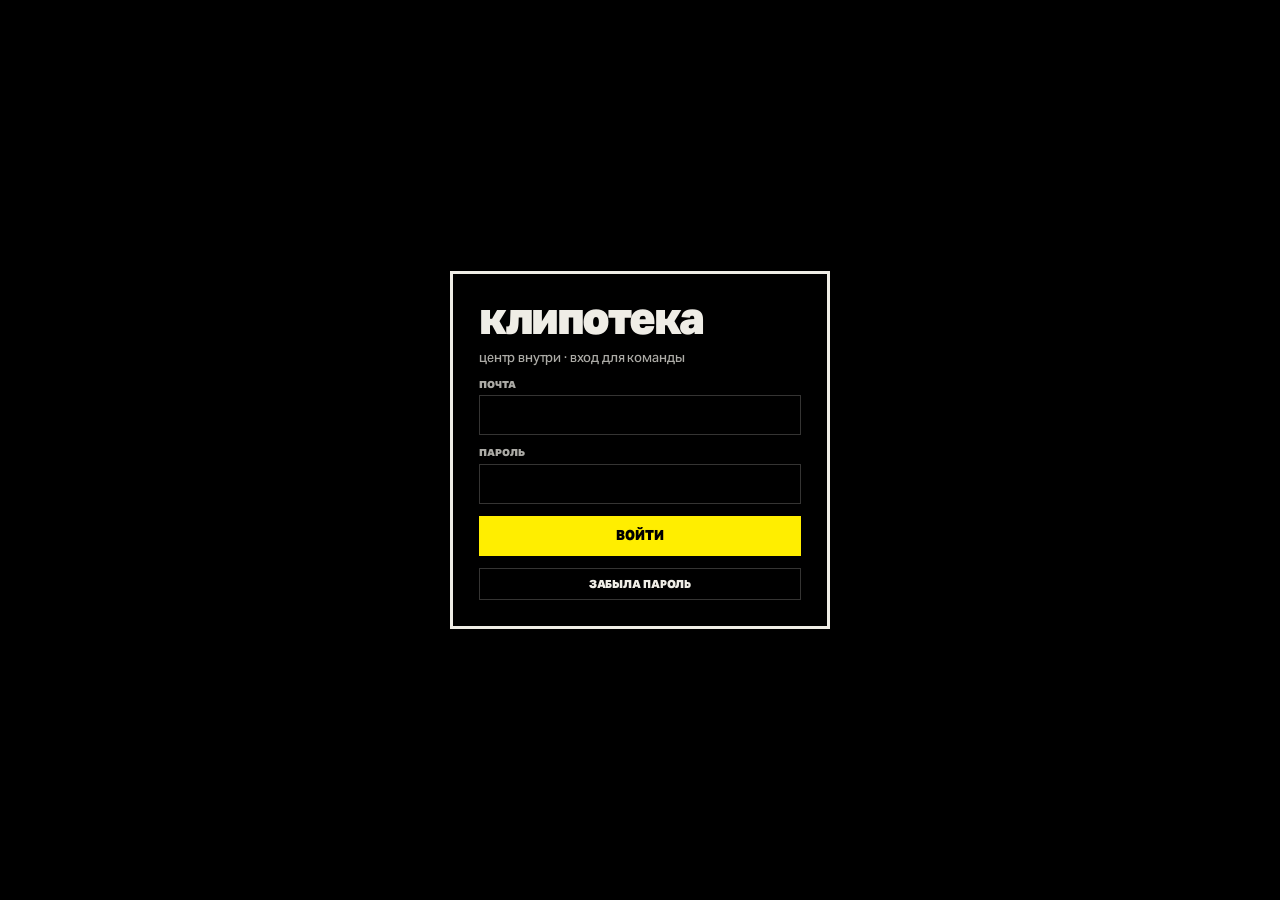
<file: klipoteka/index.html>
<!doctype html>
<html lang="ru">
<head>
  <meta charset="utf-8">
  <meta name="viewport" content="width=device-width, initial-scale=1">
  <meta name="robots" content="noindex, nofollow">
  <meta name="color-scheme" content="dark">
  <meta name="theme-color" content="#000000">
  <title>клипотека / connected</title>
  <script type="module" crossorigin src="./assets/index-BUy7nH2u.js"></script>
  <link rel="stylesheet" crossorigin href="./assets/index-CBhljpJb.css">
</head>
<body>
  <div id="root"></div>
</body>
</html>
</file>
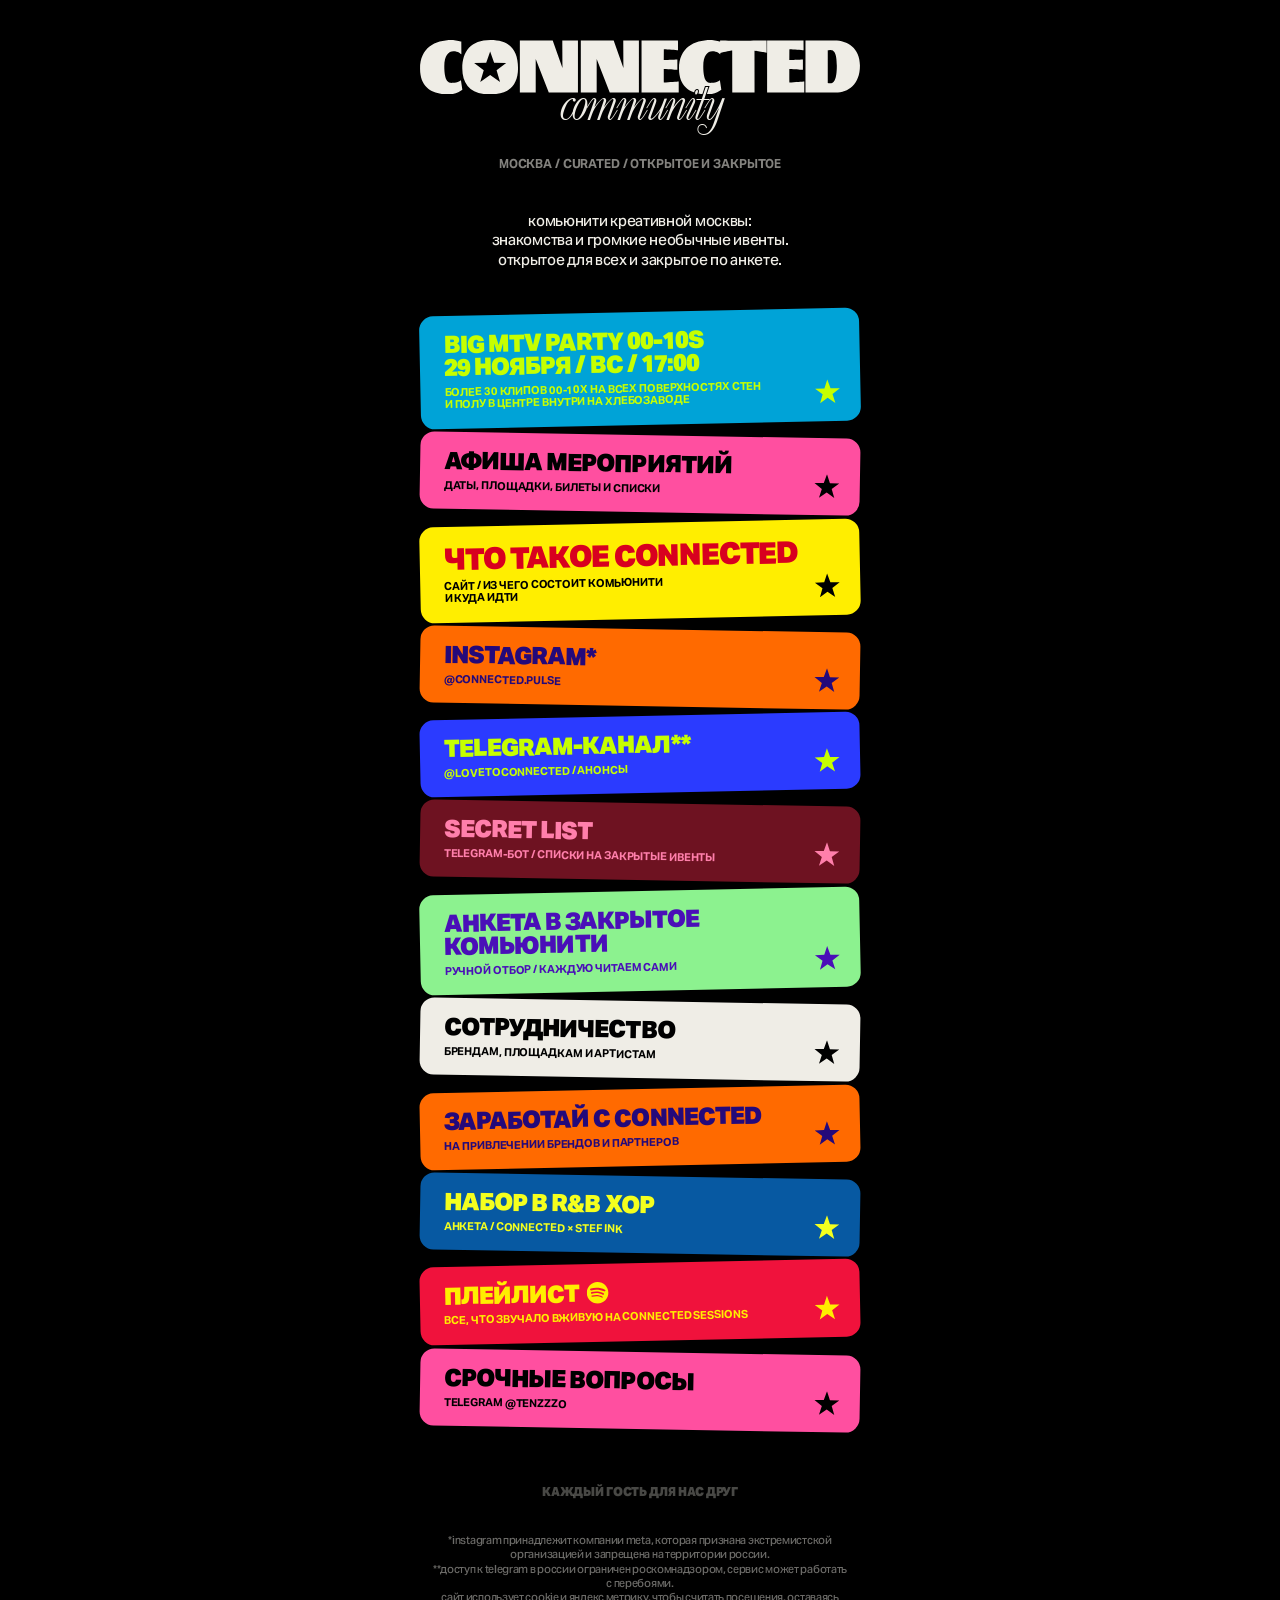
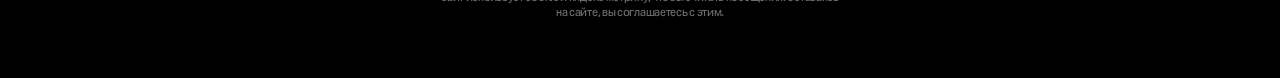
<file: links/index.html>
<!doctype html>
<html lang="ru">
<head>
<meta charset="utf-8">
<meta name="viewport" content="width=device-width, initial-scale=1, viewport-fit=cover">
<meta property="og:site_name" content="CONNECTED">
<meta property="og:type" content="website">
<meta property="og:url" content="https://connected.tenzzzo.com/links/">
<meta property="og:title" content="CONNECTED ссылки">
<meta property="og:description" content="connected: все ссылки в одном месте">
<meta property="og:image" content="https://connected.tenzzzo.com/img/og/co.jpg">
<meta property="og:image:width" content="1080">
<meta property="og:image:height" content="1080">
<meta name="twitter:card" content="summary_large_image">
<meta name="cx-build" content="55468433f400b40d7dda0fd6db49c3d4ef2f28c4">
<link rel="preload" href="../fonts/aktiv-500.woff2" as="font" type="font/woff2" crossorigin>
<link rel="preload" href="../fonts/aktiv-700.woff2" as="font" type="font/woff2" crossorigin>
<link rel="preload" href="../fonts/aktiv-900.woff2" as="font" type="font/woff2" crossorigin>
<link rel="preload" href="../fonts/tygra.woff2" as="font" type="font/woff2" crossorigin>
<title>CONNECTED ссылки</title>
<meta name="description" content="connected: все ссылки в одном месте. ивенты, анкета, secret list, сотрудничество">
<link rel="icon" href="../logo/star-yellow.svg?v=bc19c5d7">
<style>
@font-face{font-family:"Aktiv Grotesk";src:url("../fonts/aktiv-500.woff2") format("woff2");font-weight:500;font-display:block}
@font-face{font-family:"Aktiv Grotesk";src:url("../fonts/aktiv-700.woff2") format("woff2");font-weight:700;font-display:block}
@font-face{font-family:"Aktiv Grotesk";src:url("../fonts/aktiv-900.woff2") format("woff2");font-weight:900;font-display:block}
@font-face{font-family:Tygra;src:url("../fonts/tygra.woff2") format("woff2");font-weight:400;font-display:block}

/* таплинк по компоненту LinkCard: черный фон, наклоненные карточки-пары, главная пульсирует */
:root{
  color-scheme:dark;
  --c-black:#000;--c-paper:#efede6;--c-cherry:#6e1221;--c-red:#f0123c;--c-scarlet:#d8001f;
  --c-flossy:#ff7fab;--c-hotpink:#ff4fa0;--c-orange:#ff6a00;--c-yellow:#ffee00;--c-mellow:#f4ff1e;--c-lime:#c6ff00;
  --c-mint:#8cf28f;--c-electric:#2b3bff;--c-vinyl:#0759a2;--c-violet:#4a0fb8;--c-indigo:#24097a;
  --field:var(--c-black);--ink:var(--c-paper);--spark:var(--c-hotpink);--line:rgba(239,237,230,.35);
  --font-grotesk:"Aktiv Grotesk","Helvetica Neue",Arial,sans-serif;
  --font-script:Tygra,"Aktiv Grotesk",serif;
}
[data-theme="yellow"]{--field:var(--c-yellow);--ink:var(--c-black);--display:var(--c-scarlet)}
[data-theme="orange"]{--field:var(--c-orange);--ink:var(--c-indigo)}
[data-theme="electric"]{--field:var(--c-electric);--ink:var(--c-lime)}
[data-theme="cherry"]{--field:var(--c-cherry);--ink:var(--c-flossy)}
[data-theme="mint"]{--field:var(--c-mint);--ink:var(--c-violet)}
[data-theme="vinyl"]{--field:var(--c-vinyl);--ink:var(--c-mellow)}
[data-theme="paper"]{--field:var(--c-paper);--ink:var(--c-black)}
.pair-codate{--field:var(--c-hotpink);--ink:var(--c-black)}
.pair-red{--field:var(--c-red);--ink:var(--c-yellow)}

*,*::before,*::after{box-sizing:border-box}
html{-webkit-text-size-adjust:100%;overflow-x:clip}
body{overflow-x:clip;margin:0;background:var(--c-black);color:var(--c-paper);font:500 15px/1.28 var(--font-grotesk);letter-spacing:-.02em;-webkit-font-smoothing:antialiased;overflow-x:hidden}
a{color:inherit}
:focus-visible{outline:3px solid var(--c-paper);outline-offset:3px}

.page{max-width:480px;margin:0 auto;padding:40px 20px 48px}

.head{display:grid;justify-items:center;gap:14px;text-align:center;margin-bottom:28px}
.head__script{margin:calc(clamp(40px,12vw,56px) * -.4) 0 0;position:relative;font:400 clamp(40px,12vw,56px)/.8 var(--font-script);letter-spacing:-.04em;color:var(--c-paper);-webkit-text-stroke:2px var(--c-black);paint-order:stroke fill}
.mark{display:block;width:100%;height:auto}
.head__meta{font:700 12px/1.1 var(--font-grotesk);text-transform:uppercase;letter-spacing:-.01em;color:rgba(239,237,230,.55)}
.head__lead{max-width:34ch;font:500 15px/1.3 var(--font-grotesk)}

.player{display:grid;gap:8px;margin:0 0 32px}
.player__card{display:grid;grid-template-columns:56px minmax(0,1fr);gap:16px;align-items:center;padding:14px 18px 14px 14px;border-radius:14px;background:var(--field);color:var(--ink);text-decoration:none;transition:transform .15s ease,filter .15s ease}
.player__card:hover{filter:brightness(1.06)}
.player__card:active{transform:scale(.98)}
.player__play{position:relative;width:56px;height:56px;border-radius:10px;background:var(--ink)}
.player__play::after{content:"";position:absolute;left:21px;top:17px;border-style:solid;border-width:11px 0 11px 18px;border-color:transparent transparent transparent var(--field)}
.player__title{display:block;font:900 20px/1 var(--font-grotesk);letter-spacing:-.04em;text-transform:uppercase}
.player__sub{display:block;margin-top:6px;font:700 11px/1.15 var(--font-grotesk);text-transform:uppercase;letter-spacing:-.01em}
.player__card .spotify{color:var(--ink)}
.player__slot iframe{display:block;width:100%;height:152px;border:0;border-radius:14px;background:#121212}
.how{display:grid;margin:0 0 72px;padding:0;list-style:none;border-top:1.5px solid var(--line)}
.how li{border-bottom:1.5px solid var(--line)}
.how__row{display:grid;grid-template-columns:minmax(0,10.5em) minmax(0,1fr) 14px;gap:12px;align-items:baseline;padding:10px 0;font-size:13px;line-height:1.25}
.how b{font:900 12px/1.1 var(--font-grotesk);text-transform:uppercase;letter-spacing:-.02em}
.how__go{text-decoration:none}
.how__go span:nth-child(2){text-decoration:underline;text-decoration-color:var(--line);text-underline-offset:3px}
.how__go .star{width:12px;height:12px;align-self:center;background:var(--spark);clip-path:polygon(50% 2.5%,61.8% 36.3%,97.6% 37%,69% 58.7%,79.4% 93%,50% 72.5%,20.6% 93%,31% 58.7%,2.4% 37%,38.2% 36.3%)}
.how__go:hover span:nth-child(2){text-decoration-color:currentColor}

.links{display:flex;flex-direction:column;gap:10px;list-style:none;margin:0;padding:0}
.links>li{position:relative}
.link{position:relative;display:block;width:100%;padding:18px 60px 18px 24px;border-radius:14px;background:var(--field);color:var(--ink);text-decoration:none;transform:rotate(var(--rot,0deg));transition:transform .15s ease,filter .15s ease;-webkit-tap-highlight-color:transparent}
.links>li:nth-child(odd) .link{--rot:-1.2deg}
.links>li:nth-child(even) .link{--rot:1deg}
a.link:hover{transform:rotate(0) scale(1.02);filter:brightness(1.06)}
a.link:active{transform:scale(.97);filter:brightness(.92)}
.link__title{display:block;font:900 clamp(18px,5.4vw,24px)/.95 var(--font-grotesk);letter-spacing:-.04em;text-transform:uppercase;color:var(--display,var(--ink))}
.link__sub{display:block;margin-top:6px;font:700 11px/1.15 var(--font-grotesk);letter-spacing:-.01em;text-transform:uppercase}
.spotify{display:inline-block;width:.9em;height:.9em;vertical-align:-.08em;margin-left:.15em;color:var(--ink)}
.link .star{position:absolute;right:20px;bottom:16px;width:26px;height:26px;background:var(--ink);clip-path:polygon(50% 2.5%,61.8% 36.3%,97.6% 37%,69% 58.7%,79.4% 93%,50% 72.5%,20.6% 93%,31% 58.7%,2.4% 37%,38.2% 36.3%)}
/* подсветка кнопки: пульсирует цветом --glow (по умолчанию красный). в редакторе: выбрать кнопку → «подсветка» */
.link--glow{animation:pulse 2s ease-in-out infinite}
.links>li{scroll-margin:40vh 0}
.links>li.is-flash .link,.links>li:target .link{animation:flash 1.6s ease-out 1}
@keyframes flash{0%{transform:rotate(0) scale(1);box-shadow:0 0 0 0 rgba(239,237,230,0)}25%{transform:rotate(0) scale(1.05);box-shadow:0 0 0 4px var(--c-paper),0 0 36px 10px var(--field)}100%{transform:rotate(var(--rot)) scale(1);box-shadow:0 0 0 0 rgba(239,237,230,0)}}
.link--main .link__title{font-size:clamp(22px,6.6vw,30px)}
/* стикер на кнопке ивента: вырезанное фото (png без фона) с белой обводкой, налеплено на верхний край, рядом звезда.
   в редакторе: выбрать кнопку → «+ стикер» */
.link__sticker{position:absolute;right:30px;top:-100px;width:auto;height:125px;max-width:48%;object-fit:contain;transform:rotate(9deg);filter:drop-shadow(3px 0 0 var(--c-paper)) drop-shadow(-3px 0 0 var(--c-paper)) drop-shadow(0 3px 0 var(--c-paper)) drop-shadow(0 -3px 0 var(--c-paper)) drop-shadow(4px 6px 0 rgba(0,0,0,.6))}
.link:has(.link__sticker)::before{content:"";position:absolute;right:140px;top:-34px;width:40px;height:40px;background:var(--c-lime);transform:rotate(-14deg);clip-path:polygon(50% 2.5%,61.8% 36.3%,97.6% 37%,69% 58.7%,79.4% 93%,50% 72.5%,20.6% 93%,31% 58.7%,2.4% 37%,38.2% 36.3%)}
.links>li:has(.link__sticker){margin-top:100px}
/* у первой кнопки над ней уже есть отступ блока «как попасть» (72px), добавить нужно немного */
.links>li:first-child:has(.link__sticker){margin-top:48px}
.link--soon{opacity:.45;border:1.5px dashed var(--line);background:transparent;color:var(--c-paper)}

/* разлетающиеся буквы над кнопкой (как «r&b» на топлинке connected sessions): спаны .fly__ch в .fly рядом с кнопкой.
   символы и цвет (--fly) ставит редактор: выбрать кнопку → «разлетающиеся буквы» */
.fly{position:absolute;inset:0;z-index:3;pointer-events:none;overflow:visible}
.fly__ch{position:absolute;left:var(--l,50%);bottom:var(--b,10px);font:900 var(--sz,16px)/1 var(--font-grotesk);color:var(--fly,#f4ff1e);text-shadow:0 0 10px color-mix(in srgb,var(--fly,#f4ff1e) 60%,transparent);white-space:pre;opacity:0;animation:fly var(--dur,2.6s) ease-out infinite;animation-delay:var(--delay,0s)}
@keyframes fly{0%{opacity:0;transform:translate(0,0) rotate(0deg) scale(.5)}12%{opacity:1}75%{opacity:.8}100%{opacity:0;transform:translate(var(--dx,30px),-80px) rotate(var(--rot,25deg)) scale(1.15)}}
@keyframes pulse{0%,100%{box-shadow:0 0 18px 4px color-mix(in srgb,var(--glow,#f0123c) 65%,transparent)}50%{box-shadow:0 0 32px 12px color-mix(in srgb,var(--glow,#f0123c) 95%,transparent)}}
@media (prefers-reduced-motion:reduce){.link--glow{animation:none}.fly{display:none}.link{transition:none}}

.foot{margin-top:44px;display:grid;gap:12px;text-align:center}
.foot__sign{font:900 12px/1.1 var(--font-grotesk);text-transform:uppercase;color:rgba(239,237,230,.3)}
.foot__note{font:400 11px/1.3 var(--font-grotesk);color:rgba(239,237,230,.45)}
/* watchlist: отдельный блок над кнопками, постер сериала и плейлист в двух сервисах */
.how:has(+ .watch){margin-bottom:10px}
.watch{position:relative;display:grid;grid-template-columns:38% minmax(0,1fr);gap:16px;align-items:end;margin:0 0 10px;padding:16px;border:1.5px solid var(--line);border-radius:14px}
.watch__poster{display:block;width:100%;height:auto;aspect-ratio:3/4;object-fit:cover;border-radius:10px;transform:rotate(-2deg);box-shadow:0 10px 30px rgba(0,0,0,.6)}
.watch__body{align-self:stretch;display:flex;flex-direction:column;justify-content:space-between;padding-top:2px}
.watch__meta{margin:0 0 8px;font:700 11px/1.15 var(--font-grotesk);text-transform:uppercase;letter-spacing:-.01em;color:rgba(239,237,230,.55)}
.watch__title{margin:0;font:900 clamp(22px,6.4vw,30px)/.92 var(--font-grotesk);letter-spacing:-.045em;text-transform:uppercase}
/* цвет названия как на постере сериала */
.watch__script{display:block;margin-top:6px;text-transform:none;font:400 clamp(26px,7.5vw,34px)/.9 var(--font-script);letter-spacing:-.04em;color:#e5944d}
.watch__sub{margin:10px 0 0;font:500 13px/1.25 var(--font-grotesk);color:rgba(239,237,230,.75)}
.watch__btns{grid-column:1/-1;display:grid;grid-template-columns:1fr;gap:10px}
.watch__btn{display:grid;grid-template-columns:28px minmax(0,1fr);gap:10px;align-items:center;padding:14px;border-radius:14px;background:var(--field);color:var(--ink);text-decoration:none;font:900 clamp(14px,4.2vw,17px)/1 var(--font-grotesk);letter-spacing:-.03em;text-transform:uppercase;transition:transform .2s,filter .2s}
.watch__btn svg{width:28px;height:28px;display:block}
.watch__btn:first-child{transform:rotate(-1deg)}.watch__btn:last-child{transform:rotate(1deg)}
.watch__btn--paper{background:var(--c-paper);color:var(--c-black)}
.watch__btn--black{background:var(--c-black);color:var(--c-paper);box-shadow:inset 0 0 0 1.5px var(--c-paper)}
.watch__btn:hover{transform:scale(1.03);filter:brightness(1.06)}
/* заголовок и текст между кнопками: блок из библиотеки «+ блок» */
.text-block{margin:0 0 32px;text-align:center}
.text-block__title{margin:0 0 8px;font:900 clamp(22px,6.4vw,30px)/.92 var(--font-grotesk);letter-spacing:-.045em;text-transform:uppercase}
.text-block__text{margin:0 auto;max-width:34ch;font:500 15px/1.3 var(--font-grotesk);color:rgba(239,237,230,.75)}
/* библиотека блоков для редактора («+ блок»): на сайте и в редакторе не видна, редактор вставляет копии */
.cx-lib{display:none!important}
/* блок, скрытый в редакторе */
[hidden]{display:none!important}
</style>
<script>
(function(m,e,t,r,i,k,a){m[i]=m[i]||function(){(m[i].a=m[i].a||[]).push(arguments)};m[i].l=1*new Date();
for(var j=0;j<document.scripts.length;j++){if(document.scripts[j].src===r){return;}}
k=e.createElement(t),a=e.getElementsByTagName(t)[0],k.async=1,k.src=r,a.parentNode.insertBefore(k,a)})
(window,document,'script','https://mc.yandex.ru/metrika/tag.js?id=113656648','ym');
ym(113656648,'init',{ssr:true,webvisor:true,clickmap:true,trackHash:true,trackLinks:true,accurateTrackBounce:true});
// цели: tickets (кнопка билетов), anketa (анкеты, хор, сотрудничество, secret list), telegram (остальные ссылки на t.me),
// event_open (открыли ивент в афише). в параметрах цели: какой ивент или куда ведет ссылка
document.addEventListener('click',function(ev){
  var t=ev.target.closest?ev.target:ev.target.parentNode,ev_=t.closest('.event'),a=t.closest('a[href]');
  var title=ev_&&ev_.querySelector('.event__title');title=title?title.textContent.replace(/\u00ad/g,'').trim():'';
  function goal(g,p){try{ym(113656648,'reachGoal',g,p);}catch(e){}}
  if(!a){if(ev_&&!t.closest('.sheet'))goal('event_open',{event:title});return;}
  var h=a.href;
  if(a.classList.contains('event__buy')||/ticketscloud\./.test(h))goal('tickets',{event:title||h});
  else if(/t\.me\/lovetoconnected\/9|t\.me\/tenzosecretlist_bot|docs\.google\.com\/forms|connected-talents|\/(join|collab|choir)\//.test(h))goal('anketa',{link:h.split('?')[0]});
  else if(/\/\/t\.me\//.test(h))goal('telegram',{link:h.split('?')[0]});
},true);
</script>
<noscript><div><img src="https://mc.yandex.ru/watch/113656648" style="position:absolute;left:-9999px" alt=""></div></noscript>
<script>
document.addEventListener('click',function(ev){
  var a=ev.target.closest&&ev.target.closest('a.nav__back');
  if(!a||ev.metaKey||ev.ctrlKey||ev.shiftKey)return;
  var r=document.referrer;
  if(r&&r.indexOf(location.origin+'/')===0&&r.split('#')[0]!==location.href.split('#')[0]&&history.length>1){ev.preventDefault();history.back();}
});
</script>
</head>
<body>


<main class="page">
  <header class="head">
    <h1 style="margin:0;width:100%"><svg class="mark" role="img" aria-label="CONNECTED" xmlns="http://www.w3.org/2000/svg" viewBox="0 0 1164.6 144.0"><g fill="var(--c-paper)"><g transform="translate(0.00,0.00) scale(1.0000) translate(-4.40,139.00)"><path d="M116.4 -7.0 112.60000000000001 -32.4C111.2 -31.6 110.0 -30.6 108.60000000000001 -29.8C102.2 -25.8 98.2 -26.6 90.4 -25.6C89.4 -25.400000000000002 88.4 -25.400000000000002 87.2 -25.400000000000002C78.2 -25.400000000000002 68.60000000000001 -32.0 68.60000000000001 -69.4C68.60000000000001 -98.2 80.0 -109.2 92.60000000000001 -109.2C99.0 -109.2 104.4 -107.4 107.2 -106.2C110.0 -105.2 111.60000000000001 -102.4 113.80000000000001 -101.4L113.60000000000001 -135.0C110.2 -135.6 96.60000000000001 -139.0 88.4 -139.0C43.6 -138.8 4.2 -118.4 4.4 -62.6C4.6000000000000005 -8.8 41.400000000000006 4.2 75.60000000000001 5.0C76.4 5.0 77.2 5.0 77.80000000000001 5.0C96.60000000000001 5.0 107.4 -0.2 116.4 -7.0ZM263.8 -64.2C263.8 -64.60000000000001 263.8 -65.2 263.8 -65.8C263.20000000000005 -110.4 243.8 -139.0 190.60000000000002 -139.0C139.0 -139.0 116.2 -109.2 116.2 -63.800000000000004C116.2 -21.0 140.20000000000002 5.0 188.60000000000002 5.0C236.8 5.0 263.8 -16.2 263.8 -64.2ZM200.4 -67.8C200.4 -34.2 199.20000000000002 -20.0 189.20000000000002 -20.0C189.0 -20.0 188.8 -20.0 188.60000000000002 -20.0C177.2 -20.6 176.60000000000002 -34.2 176.60000000000002 -68.4C176.60000000000002 -102.0 179.0 -114.0 189.0 -114.0C189.20000000000002 -114.0 189.60000000000002 -114.0 189.8 -114.0C199.8 -113.4 200.4 -102.2 200.4 -67.8ZM422.40000000000003 0.0V-137.4H381.0C381.0 -120.2 381.40000000000003 -88.2 381.40000000000003 -71.8C381.40000000000003 -69.0 381.40000000000003 -66.8 381.40000000000003 -65.0L355.6 -137.4L268.6 -137.6V0.0H310.6V-89.0L345.20000000000005 0.0ZM583.8 0.0V-137.4H542.4C542.4 -120.2 542.8 -88.2 542.8 -71.8C542.8 -69.0 542.8 -66.8 542.8 -65.0L517.0 -137.4L430.0 -137.6V0.0H472.0V-89.0L506.6 0.0ZM689.2 0.0V-29.200000000000003C685.6 -29.0 664.2 -27.200000000000003 649.8 -26.6C649.8 -37.0 649.6 -57.800000000000004 649.6 -62.0C668.0 -61.0 674.0 -60.0 685.6 -60.0V-87.2C672.8 -86.60000000000001 667.0 -86.0 649.6 -86.0L649.8 -114.2C659.1999999999999 -113.4 683.6 -111.60000000000001 687.4 -111.60000000000001L687.2 -137.4L590.8 -137.8V0.0ZM802.0 -7.0 798.2 -32.4C796.8000000000001 -31.6 795.6 -30.6 794.2 -29.8C787.8000000000001 -25.8 783.8000000000001 -26.6 776.0 -25.6C775.0 -25.400000000000002 774.0 -25.400000000000002 772.8000000000001 -25.400000000000002C763.8000000000001 -25.400000000000002 754.2 -32.0 754.2 -69.4C754.2 -98.2 765.6 -109.2 778.2 -109.2C784.6 -109.2 790.0 -107.4 792.8000000000001 -106.2C795.6 -105.2 797.2 -102.4 799.4000000000001 -101.4L799.2 -135.0C795.8000000000001 -135.6 782.2 -139.0 774.0 -139.0C729.2 -138.8 689.8000000000001 -118.4 690.0 -62.6C690.2 -8.8 727.0 4.2 761.2 5.0C762.0 5.0 762.8000000000001 5.0 763.4000000000001 5.0C782.2 5.0 793.0 -0.2 802.0 -7.0ZM922.0 -105.2 921.8 -137.6C918.2 -137.4 877.4 -137.0 857.6 -137.0C855.6 -137.0 853.8 -137.0 852.4 -137.0C834.8 -137.20000000000002 803.0 -137.6 798.8 -137.8C798.8 -134.8 799.0 -110.2 799.0 -104.60000000000001C811.8 -107.2 827.0 -111.0 830.8 -111.0L831.0 0.0H890.0L889.8 -110.80000000000001C893.6 -110.80000000000001 909.6 -107.80000000000001 922.0 -105.2ZM1021.6000000000001 0.0V-29.200000000000003C1018.0000000000001 -29.0 996.6000000000001 -27.200000000000003 982.2 -26.6C982.2 -37.0 982.0000000000001 -57.800000000000004 982.0000000000001 -62.0C1000.4000000000001 -61.0 1006.4000000000001 -60.0 1018.0000000000001 -60.0V-87.2C1005.2 -86.60000000000001 999.4000000000001 -86.0 982.0000000000001 -86.0L982.2 -114.2C991.6 -113.4 1016.0000000000001 -111.60000000000001 1019.8000000000001 -111.60000000000001L1019.6000000000001 -137.4L923.2 -137.8V0.0ZM1169.0 -71.60000000000001C1169.0 -118.4 1136.2 -138.0 1101.4 -138.0L1024.8 -137.8V0.0H1104.8C1137.6 0.0 1169.0 -20.6 1169.0 -71.60000000000001ZM1107.8 -71.0C1107.8 -31.200000000000003 1098.8 -24.6 1090.8 -24.6H1088.0C1087.4 -24.6 1086.0 -24.8 1083.8 -25.200000000000003V-112.0C1083.8 -112.0 1090.0 -112.80000000000001 1090.8 -112.80000000000001C1099.4 -112.60000000000001 1107.8 -107.0 1107.8 -71.0Z"></path></g><ellipse cx="185.60" cy="72.00" rx="44.28" ry="51.84"></ellipse><path fill="var(--c-black)" d="M185.60,30.24 L196.10,60.43 L228.06,61.09 L202.58,80.40 L211.84,110.99 L185.60,92.74 L159.36,110.99 L168.62,80.40 L143.15,61.09 L175.11,60.43 Z"></path></g></svg></h1>
    <p class="head__script">community</p>
    <p class="head__meta">москва / curated / открытое и закрытое</p>
    <p class="head__lead">комьюнити креативной москвы: знакомства и&nbsp;громкие необычные ивенты. открытое для всех и&nbsp;закрытое по&nbsp;анкете.</p>
  </header>

  <section class="player" aria-label="плейлист connected" hidden>
    <a class="player__card pair-red" id="player-card" href="https://open.spotify.com/playlist/6o9yJp4jcw99hrQKLu93ef" target="_blank" rel="noopener">
      <span class="player__play" aria-hidden="true"></span>
      <span class="player__text"><span class="player__title">включить<br>плейлист <svg class="spotify" viewBox="0 0 24 24" aria-label="spotify" role="img" fill="currentColor"><path d="M12 0C5.4 0 0 5.4 0 12s5.4 12 12 12 12-5.4 12-12S18.66 0 12 0zm5.521 17.34c-.24.359-.66.48-1.021.24-2.82-1.74-6.36-2.101-10.561-1.141-.418.122-.779-.179-.899-.539-.12-.421.18-.78.54-.9 4.56-1.021 8.52-.6 11.64 1.32.42.18.479.659.301 1.02zm1.44-3.3c-.301.42-.841.6-1.262.3-3.239-1.98-8.159-2.58-11.939-1.38-.479.12-1.02-.12-1.14-.6-.12-.48.12-1.021.6-1.141C9.6 9.9 15 10.561 18.72 12.84c.361.181.54.78.241 1.2zm.12-3.36C15.24 8.4 8.82 8.16 5.16 9.301c-.6.179-1.2-.181-1.38-.721-.18-.601.18-1.2.72-1.381 4.26-1.26 11.28-1.02 15.721 1.621.539.3.719 1.02.419 1.56-.299.421-1.02.599-1.559.3z"></path></svg></span><span class="player__sub">все, что звучало вживую на connected sessions</span></span>
    </a>
    <div class="player__slot" id="player-slot" hidden></div>
  </section>

  <ul class="how" aria-label="как попасть" hidden>
    <li><div class="how__row"><b>платный ивент</b><span>билет и&nbsp;есть вход, анкета не&nbsp;нужна</span></div></li>
    <li><div class="how__row"><b>бесплатный открытый</b><span>просто приходи</span></div></li>
    <li><a class="how__row how__go" href="#secret-list"><b>закрытый по списку</b><span>через secret list</span><span class="star" aria-hidden="true"></span></a></li>
    <li><a class="how__row how__go" href="#anketa"><b>закрытое комьюнити</b><span>вход по&nbsp;анкете, ручной отбор</span><span class="star" aria-hidden="true"></span></a></li>
  </ul>

  <section class="watch" aria-label="watchlist 001: плейлист high fidelity" hidden>
    <img class="watch__poster" src="../img/watchlist-001-poster.jpg?v=5c18deea" alt="постер сериала high fidelity" width="600" height="800" loading="lazy">
    <div class="watch__body">
      <p class="watch__meta">watchlist 001 / сериал на вечер</p>
      <div>
      <p class="watch__title">плейлист сериала<span class="watch__script">high fidelity</span></p>
      <p class="watch__sub">селектив с&nbsp;полок магазина роб в&nbsp;бруклине</p></div>
    </div>
    <div class="watch__btns">
      <a class="watch__btn watch__btn--paper" href="https://open.spotify.com/playlist/5eZq4MSvBSHEtASbrJJrNP" target="_blank" rel="noopener"><svg viewBox="0 0 24 24" fill="currentColor" aria-hidden="true"><path d="M12 0C5.4 0 0 5.4 0 12s5.4 12 12 12 12-5.4 12-12S18.66 0 12 0zm5.521 17.34c-.24.359-.66.48-1.021.24-2.82-1.74-6.36-2.101-10.561-1.141-.418.122-.779-.179-.899-.539-.12-.421.18-.78.54-.9 4.56-1.021 8.52-.6 11.64 1.32.42.18.479.659.301 1.02zm1.44-3.3c-.301.42-.841.6-1.262.3-3.239-1.98-8.159-2.58-11.939-1.38-.479.12-1.02-.12-1.14-.6-.12-.48.12-1.021.6-1.141C9.6 9.9 15 10.561 18.72 12.84c.361.181.54.78.241 1.2zm.12-3.36C15.24 8.4 8.82 8.16 5.16 9.301c-.6.179-1.2-.181-1.38-.721-.18-.601.18-1.2.72-1.381 4.26-1.26 11.28-1.02 15.721 1.621.539.3.719 1.02.419 1.56-.299.421-1.02.599-1.559.3z"></path></svg><span>spotify</span></a>
    </div>
  </section>

  <ul class="links">
    <li><a class="link" href="https://connected.tenzzzo.com/afisha/" style="--field: #00a3d7; --ink: #c6ff00; --display: #c6ff00; --spark: #ff4fa0; --line: rgba(198,255,0,.35);" data-theme="custom"><span class="link__title">big MTV party 00-10S<br>29 ноября / вс / 17:00</span><span class="link__sub">более 30 клипов 00-10х на&nbsp;всех поверхностях стен и&nbsp;полу в&nbsp;центре внутри на&nbsp;хлебозаводе</span><span class="star"></span></a></li>
    <li><a class="link pair-codate" href="https://connected.tenzzzo.com/afisha/"><span class="link__title">афиша мероприятий</span><span class="link__sub">даты, площадки, билеты и&nbsp;списки</span><span class="star"></span></a></li><li>
      <a class="link link--main link--glow" data-theme="yellow" href="https://connected.tenzzzo.com" style="--glow: #ffee00;"><span class="link__title">что такое connected</span><span class="link__sub">сайт / из&nbsp;чего состоит комьюнити<br>и&nbsp;куда идти</span><span class="star"></span></a>
    </li>
    
    <li><a class="link" data-theme="orange" href="https://instagram.com/connected.pulse"><span class="link__title">instagram*</span><span class="link__sub">@connected.pulse</span><span class="star"></span></a></li>
    <li><a class="link" data-theme="electric" href="https://t.me/lovetoconnected"><span class="link__title">telegram-канал**</span><span class="link__sub">@lovetoconnected / анонсы</span><span class="star"></span></a></li>
    <li id="secret-list"><a class="link" data-theme="cherry" href="https://t.me/tenzosecretlist_bot"><span class="link__title">secret list</span><span class="link__sub">telegram-бот / списки на закрытые ивенты</span><span class="star"></span></a></li>
    <li id="anketa"><a class="link" data-theme="mint" href="https://connected.tenzzzo.com/join/"><span class="link__title">анкета в закрытое комьюнити</span><span class="link__sub">ручной отбор / каждую читаем сами</span><span class="star"></span></a></li>
    <li><a class="link" data-theme="paper" href="https://connected.tenzzzo.com/collab/"><span class="link__title">сотрудничество</span><span class="link__sub">брендам, площадкам и артистам</span><span class="star"></span></a></li>
    <li><a class="link" data-theme="orange" href="https://connected.tenzzzo.com/blog/partners/"><span class="link__title">заработай с&nbsp;connected</span><span class="link__sub">на привлечении брендов и&nbsp;партнеров</span><span class="star"></span></a></li>
    <li><a class="link" data-theme="vinyl" href="https://connected.tenzzzo.com/choir/"><span class="link__title">набор в r&amp;b хор</span><span class="link__sub">анкета / connected × stef ink</span><span class="star"></span></a></li>
    <li><a class="link pair-red" href="https://open.spotify.com/playlist/6o9yJp4jcw99hrQKLu93ef"><span class="link__title">плейлист <svg class="spotify" viewBox="0 0 24 24" aria-label="spotify" role="img" fill="currentColor"><path d="M12 0C5.4 0 0 5.4 0 12s5.4 12 12 12 12-5.4 12-12S18.66 0 12 0zm5.521 17.34c-.24.359-.66.48-1.021.24-2.82-1.74-6.36-2.101-10.561-1.141-.418.122-.779-.179-.899-.539-.12-.421.18-.78.54-.9 4.56-1.021 8.52-.6 11.64 1.32.42.18.479.659.301 1.02zm1.44-3.3c-.301.42-.841.6-1.262.3-3.239-1.98-8.159-2.58-11.939-1.38-.479.12-1.02-.12-1.14-.6-.12-.48.12-1.021.6-1.141C9.6 9.9 15 10.561 18.72 12.84c.361.181.54.78.241 1.2zm.12-3.36C15.24 8.4 8.82 8.16 5.16 9.301c-.6.179-1.2-.181-1.38-.721-.18-.601.18-1.2.72-1.381 4.26-1.26 11.28-1.02 15.721 1.621.539.3.719 1.02.419 1.56-.299.421-1.02.599-1.559.3z"></path></svg></span><span class="link__sub">все, что звучало вживую на connected sessions</span><span class="star"></span></a></li>
    <li><a class="link pair-codate" href="https://t.me/tenzzzo"><span class="link__title">срочные вопросы</span><span class="link__sub">telegram @tenzzzo</span><span class="star"></span></a></li>
  </ul>

  <footer class="foot">
    <p class="foot__sign">каждый гость для нас друг</p>
    <p class="foot__note">*instagram принадлежит компании meta, которая признана экстремистской организацией и&nbsp;запрещена на&nbsp;территории россии.<br>**доступ к&nbsp;telegram в&nbsp;россии ограничен роскомнадзором, сервис может работать с&nbsp;перебоями.<br>сайт использует cookie и&nbsp;яндекс метрику, чтобы считать посещения. оставаясь на&nbsp;сайте, вы&nbsp;соглашаетесь с&nbsp;этим.</p>
  </footer>
</main>
<div class="cx-lib" aria-hidden="true">
  <!-- библиотека блоков редактора: «+ блок». data-block название, data-into куда вставлять (список), без него рядом с разделами страницы -->
  <li data-block="кнопка" data-into=".links"><a class="link" data-theme="paper" href="https://connected.tenzzzo.com/afisha/"><span class="link__title">новая кнопка</span><span class="link__sub">строчка под названием</span><span class="star"></span></a></li>
  <li data-block="кнопка ивента с подсветкой" data-into=".links"><a class="link link--glow" data-theme="electric" style="--glow: #c6ff00;" href="https://connected.tenzzzo.com/afisha/"><span class="link__title">название ивента<br>дата / день / время</span><span class="link__sub">одна строчка о том, что будет</span><span class="star"></span></a></li>
  <section class="text-block" data-block="заголовок и текст" aria-label="заголовок и текст"><h2 class="text-block__title">заголовок</h2><p class="text-block__text">пара строк текста под заголовком</p></section>
  <section class="watch" data-block="карточка с постером и кнопкой" aria-label="карточка с постером"><img class="watch__poster" src="../img/watchlist-001-poster.jpg?v=5c18deea" alt="постер" width="600" height="800" loading="lazy"><div class="watch__body"><p class="watch__meta">метка сверху / рубрика</p><div><p class="watch__title">заголовок<span class="watch__script">подпись скриптом</span></p><p class="watch__sub">строчка описания</p></div></div><div class="watch__btns"><a class="watch__btn watch__btn--paper" href="https://open.spotify.com/" target="_blank" rel="noopener"><span class="star" aria-hidden="true" style="width:22px;height:22px;background:currentColor;clip-path:polygon(50% 2.5%,61.8% 36.3%,97.6% 37%,69% 58.7%,79.4% 93%,50% 72.5%,20.6% 93%,31% 58.7%,2.4% 37%,38.2% 36.3%)"></span><span>кнопка</span></a></div></section>
  <ul class="how" data-block="строки «как попасть»" aria-label="строки"><li><div class="how__row"><b>заголовок строки</b><span>пояснение</span></div></li><li><a class="how__row how__go" href="https://connected.tenzzzo.com/"><b>строка со ссылкой</b><span>куда ведет</span><span class="star" aria-hidden="true"></span></a></li></ul>
</div>
<script>
(function(){
  var card=document.getElementById('player-card'),slot=document.getElementById('player-slot');
  if(!card||!slot)return;
  var live=/(^|\.)tenzzzo\.com$/.test(location.hostname);
  if(!live)return;
  card.addEventListener('click',function(e){
    e.preventDefault();
    slot.innerHTML='<iframe title="плейлист connected в spotify" src="https://open.spotify.com/embed/playlist/6o9yJp4jcw99hrQKLu93ef?utm_source=generator&theme=0" allow="autoplay; clipboard-write; encrypted-media; fullscreen; picture-in-picture"></iframe>';
    slot.hidden=false;card.hidden=true;
  });
})();
document.querySelectorAll('.how__go').forEach(function(a){
  a.addEventListener('click',function(e){
    var t=document.getElementById(a.getAttribute('href').slice(1));
    if(!t)return;
    e.preventDefault();
    t.scrollIntoView({behavior:matchMedia('(prefers-reduced-motion: reduce)').matches?'auto':'smooth',block:'center'});
    t.classList.remove('is-flash');void t.offsetWidth;
    setTimeout(function(){t.classList.add('is-flash');},350);
    setTimeout(function(){t.classList.remove('is-flash');},2200);
  });
});
</script>

</body>
</html>
</file>
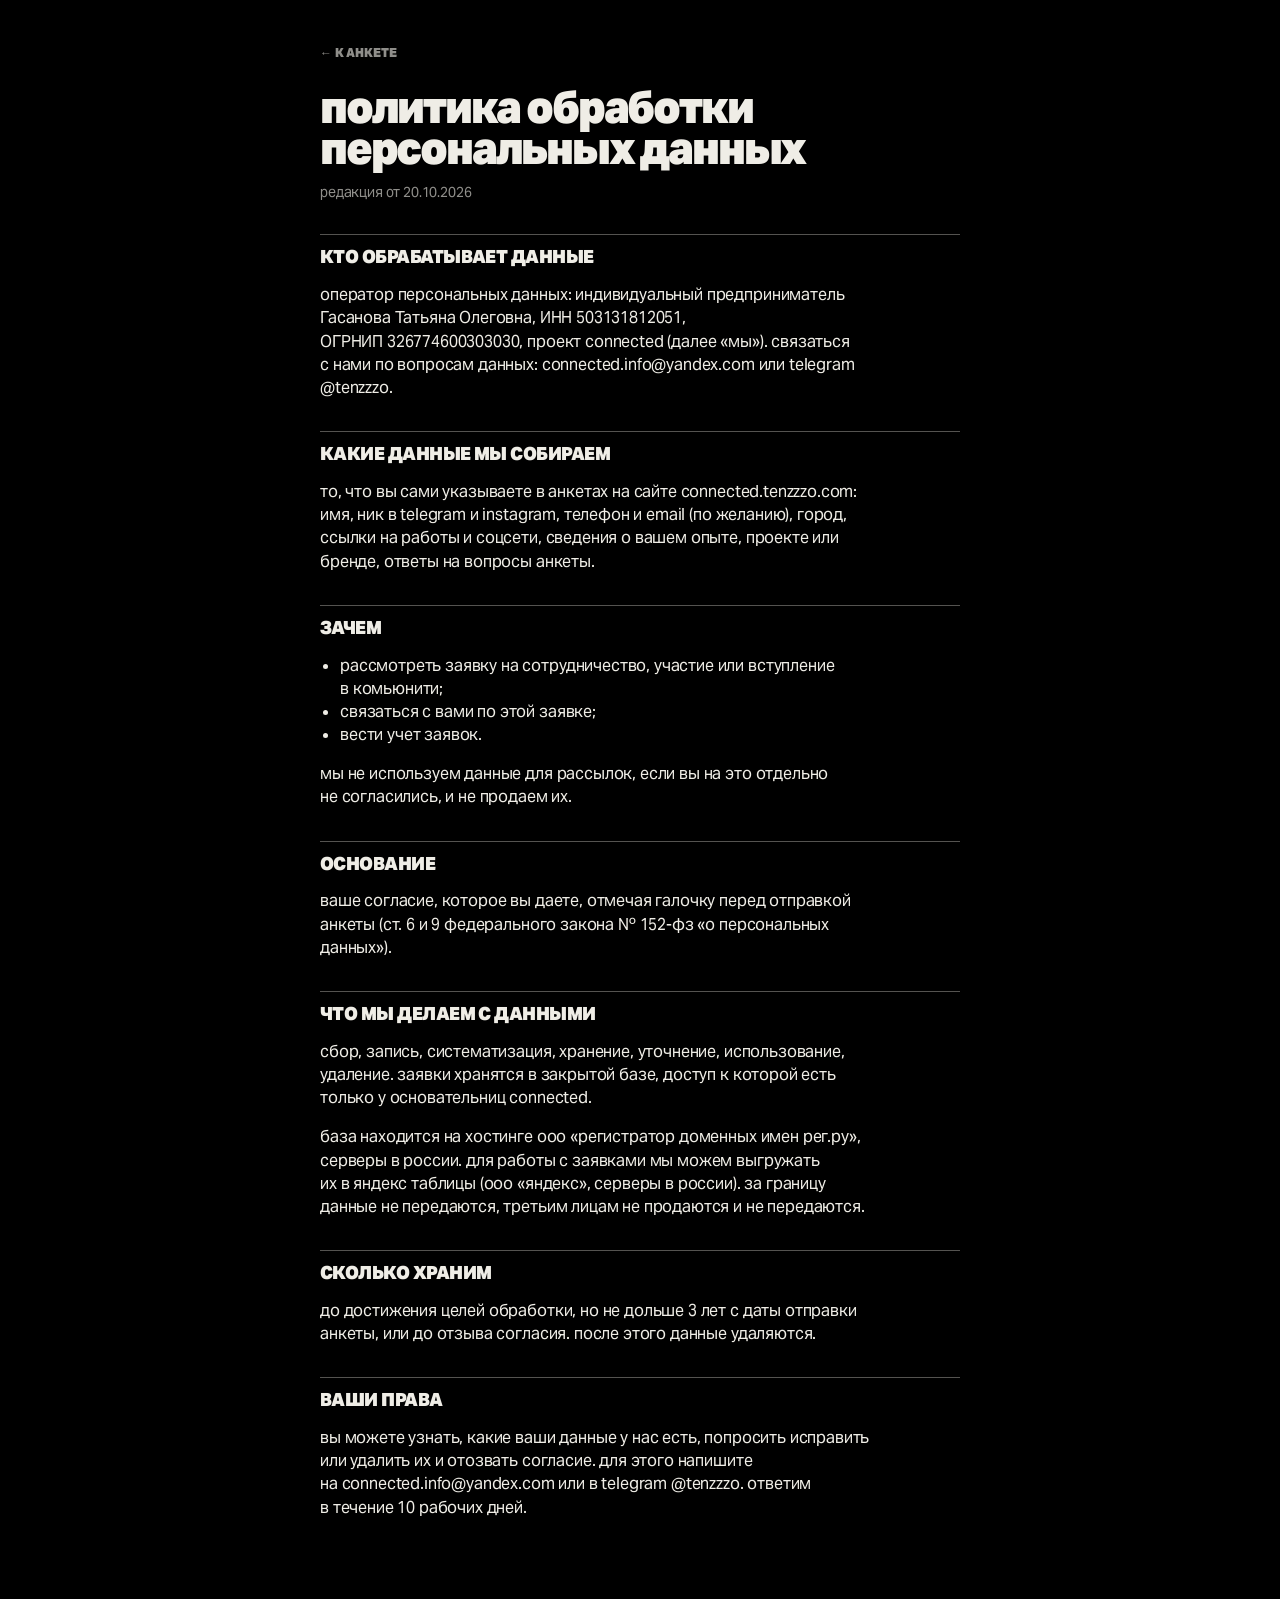
<file: privacy/index.html>
<!doctype html>
<html lang="ru">
<head>
<meta charset="utf-8">
<meta name="viewport" content="width=device-width, initial-scale=1, viewport-fit=cover">
<meta property="og:site_name" content="CONNECTED">
<meta property="og:type" content="website">
<meta property="og:url" content="https://connected.tenzzzo.com/privacy/">
<meta property="og:title" content="CONNECTED политика">
<meta property="og:description" content="политика обработки персональных данных connected">
<meta property="og:image" content="https://connected.tenzzzo.com/img/og/co.jpg">
<meta property="og:image:width" content="1080">
<meta property="og:image:height" content="1080">
<meta name="twitter:card" content="summary_large_image">
<meta name="cx-build" content="55468433f400b40d7dda0fd6db49c3d4ef2f28c4">
<link rel="preload" href="../fonts/aktiv-400.woff2" as="font" type="font/woff2" crossorigin>
<link rel="preload" href="../fonts/aktiv-900.woff2" as="font" type="font/woff2" crossorigin>
<title>CONNECTED политика</title>
<meta name="description" content="политика обработки персональных данных connected">
<meta name="robots" content="noindex">
<link rel="icon" href="../logo/star-yellow.svg?v=bc19c5d7">
<style>
@font-face{font-family:"Aktiv Grotesk";src:url("../fonts/aktiv-400.woff2") format("woff2");font-weight:400;font-display:block}
@font-face{font-family:"Aktiv Grotesk";src:url("../fonts/aktiv-900.woff2") format("woff2");font-weight:900;font-display:block}
/* документ: черное поле, узкая колонка текста */
:root{color-scheme:dark;--c-black:#000;--c-paper:#efede6;--line:rgba(239,237,230,.35);--font-grotesk:"Aktiv Grotesk","Helvetica Neue",Arial,sans-serif}
*,*::before,*::after{box-sizing:border-box}
body{margin:0;background:var(--c-black);color:var(--c-paper);font:400 16px/1.45 var(--font-grotesk);letter-spacing:-.01em;-webkit-font-smoothing:antialiased}
a{color:inherit}
.page{max-width:680px;margin:0 auto;padding:40px 20px 64px}
.back{font:900 12px/1 var(--font-grotesk);text-transform:uppercase;text-decoration:none;opacity:.6}
h1{margin:24px 0 8px;font:900 clamp(30px,8vw,44px)/.92 var(--font-grotesk);letter-spacing:-.05em}
h2{margin:32px 0 8px;padding-top:12px;border-top:1.5px solid var(--line);font:900 18px/1.1 var(--font-grotesk);letter-spacing:-.03em;text-transform:uppercase}
p,li{max-width:62ch}
ul{padding-left:20px}
.date{opacity:.6;font-size:14px}
</style>
<script>
(function(m,e,t,r,i,k,a){m[i]=m[i]||function(){(m[i].a=m[i].a||[]).push(arguments)};m[i].l=1*new Date();
for(var j=0;j<document.scripts.length;j++){if(document.scripts[j].src===r){return;}}
k=e.createElement(t),a=e.getElementsByTagName(t)[0],k.async=1,k.src=r,a.parentNode.insertBefore(k,a)})
(window,document,'script','https://mc.yandex.ru/metrika/tag.js?id=113656648','ym');
ym(113656648,'init',{ssr:true,webvisor:true,clickmap:true,trackHash:true,trackLinks:true,accurateTrackBounce:true});
// цели: tickets (кнопка билетов), anketa (анкеты, хор, сотрудничество, secret list), telegram (остальные ссылки на t.me),
// event_open (открыли ивент в афише). в параметрах цели: какой ивент или куда ведет ссылка
document.addEventListener('click',function(ev){
  var t=ev.target.closest?ev.target:ev.target.parentNode,ev_=t.closest('.event'),a=t.closest('a[href]');
  var title=ev_&&ev_.querySelector('.event__title');title=title?title.textContent.replace(/\u00ad/g,'').trim():'';
  function goal(g,p){try{ym(113656648,'reachGoal',g,p);}catch(e){}}
  if(!a){if(ev_&&!t.closest('.sheet'))goal('event_open',{event:title});return;}
  var h=a.href;
  if(a.classList.contains('event__buy')||/ticketscloud\./.test(h))goal('tickets',{event:title||h});
  else if(/t\.me\/lovetoconnected\/9|t\.me\/tenzosecretlist_bot|docs\.google\.com\/forms|connected-talents|\/(join|collab|choir)\//.test(h))goal('anketa',{link:h.split('?')[0]});
  else if(/\/\/t\.me\//.test(h))goal('telegram',{link:h.split('?')[0]});
},true);
</script>
<noscript><div><img src="https://mc.yandex.ru/watch/113656648" style="position:absolute;left:-9999px" alt=""></div></noscript>
<script>
document.addEventListener('click',function(ev){
  var a=ev.target.closest&&ev.target.closest('a.nav__back');
  if(!a||ev.metaKey||ev.ctrlKey||ev.shiftKey)return;
  var r=document.referrer;
  if(r&&r.indexOf(location.origin+'/')===0&&r.split('#')[0]!==location.href.split('#')[0]&&history.length>1){ev.preventDefault();history.back();}
});
</script>
</head>
<body>


<main class="page">
  <a class="back" href="../collab/">← к анкете</a>
  <h1>политика обработки персональных данных</h1>
  <p class="date">редакция от 20.10.2026</p>

  <h2>кто обрабатывает данные</h2>
  <p>оператор персональных данных: индивидуальный предприниматель Гасанова Татьяна Олеговна, ИНН&nbsp;503131812051, ОГРНИП&nbsp;326774600303030, проект connected (далее «мы»). связаться с&nbsp;нами по&nbsp;вопросам данных: connected.info@yandex.com или telegram @tenzzzo.</p>

  <h2>какие данные мы собираем</h2>
  <p>то, что вы сами указываете в&nbsp;анкетах на&nbsp;сайте connected.tenzzzo.com: имя, ник в&nbsp;telegram и&nbsp;instagram, телефон и&nbsp;email (по&nbsp;желанию), город, ссылки на&nbsp;работы и&nbsp;соцсети, сведения о&nbsp;вашем опыте, проекте или бренде, ответы на&nbsp;вопросы анкеты.</p>

  <h2>зачем</h2>
  <ul>
    <li>рассмотреть заявку на&nbsp;сотрудничество, участие или вступление в&nbsp;комьюнити;</li>
    <li>связаться с&nbsp;вами по&nbsp;этой заявке;</li>
    <li>вести учет заявок.</li>
  </ul>
  <p>мы не&nbsp;используем данные для рассылок, если вы на&nbsp;это отдельно не&nbsp;согласились, и&nbsp;не&nbsp;продаем их.</p>

  <h2>основание</h2>
  <p>ваше согласие, которое вы даете, отмечая галочку перед отправкой анкеты (ст.&nbsp;6 и&nbsp;9 федерального закона №&nbsp;152-фз «о&nbsp;персональных данных»).</p>

  <h2>что мы делаем с&nbsp;данными</h2>
  <p>сбор, запись, систематизация, хранение, уточнение, использование, удаление. заявки хранятся в&nbsp;закрытой базе, доступ к&nbsp;которой есть только у&nbsp;основательниц connected.</p>
  <p>база находится на&nbsp;хостинге ооо «регистратор доменных имен рег.ру», серверы в&nbsp;россии. для работы с&nbsp;заявками мы&nbsp;можем выгружать их&nbsp;в&nbsp;яндекс таблицы (ооо «яндекс», серверы в&nbsp;россии). за&nbsp;границу данные не&nbsp;передаются, третьим лицам не&nbsp;продаются и&nbsp;не&nbsp;передаются.</p>

  <h2>сколько храним</h2>
  <p>до&nbsp;достижения целей обработки, но&nbsp;не&nbsp;дольше 3&nbsp;лет с&nbsp;даты отправки анкеты, или до&nbsp;отзыва согласия. после этого данные удаляются.</p>

  <h2>ваши права</h2>
  <p>вы можете узнать, какие ваши данные у&nbsp;нас есть, попросить исправить или удалить их и&nbsp;отозвать согласие. для этого напишите на&nbsp;connected.info@yandex.com или в&nbsp;telegram @tenzzzo. ответим в&nbsp;течение 10 рабочих дней.</p>
</main>

</body>
</html>
</file>
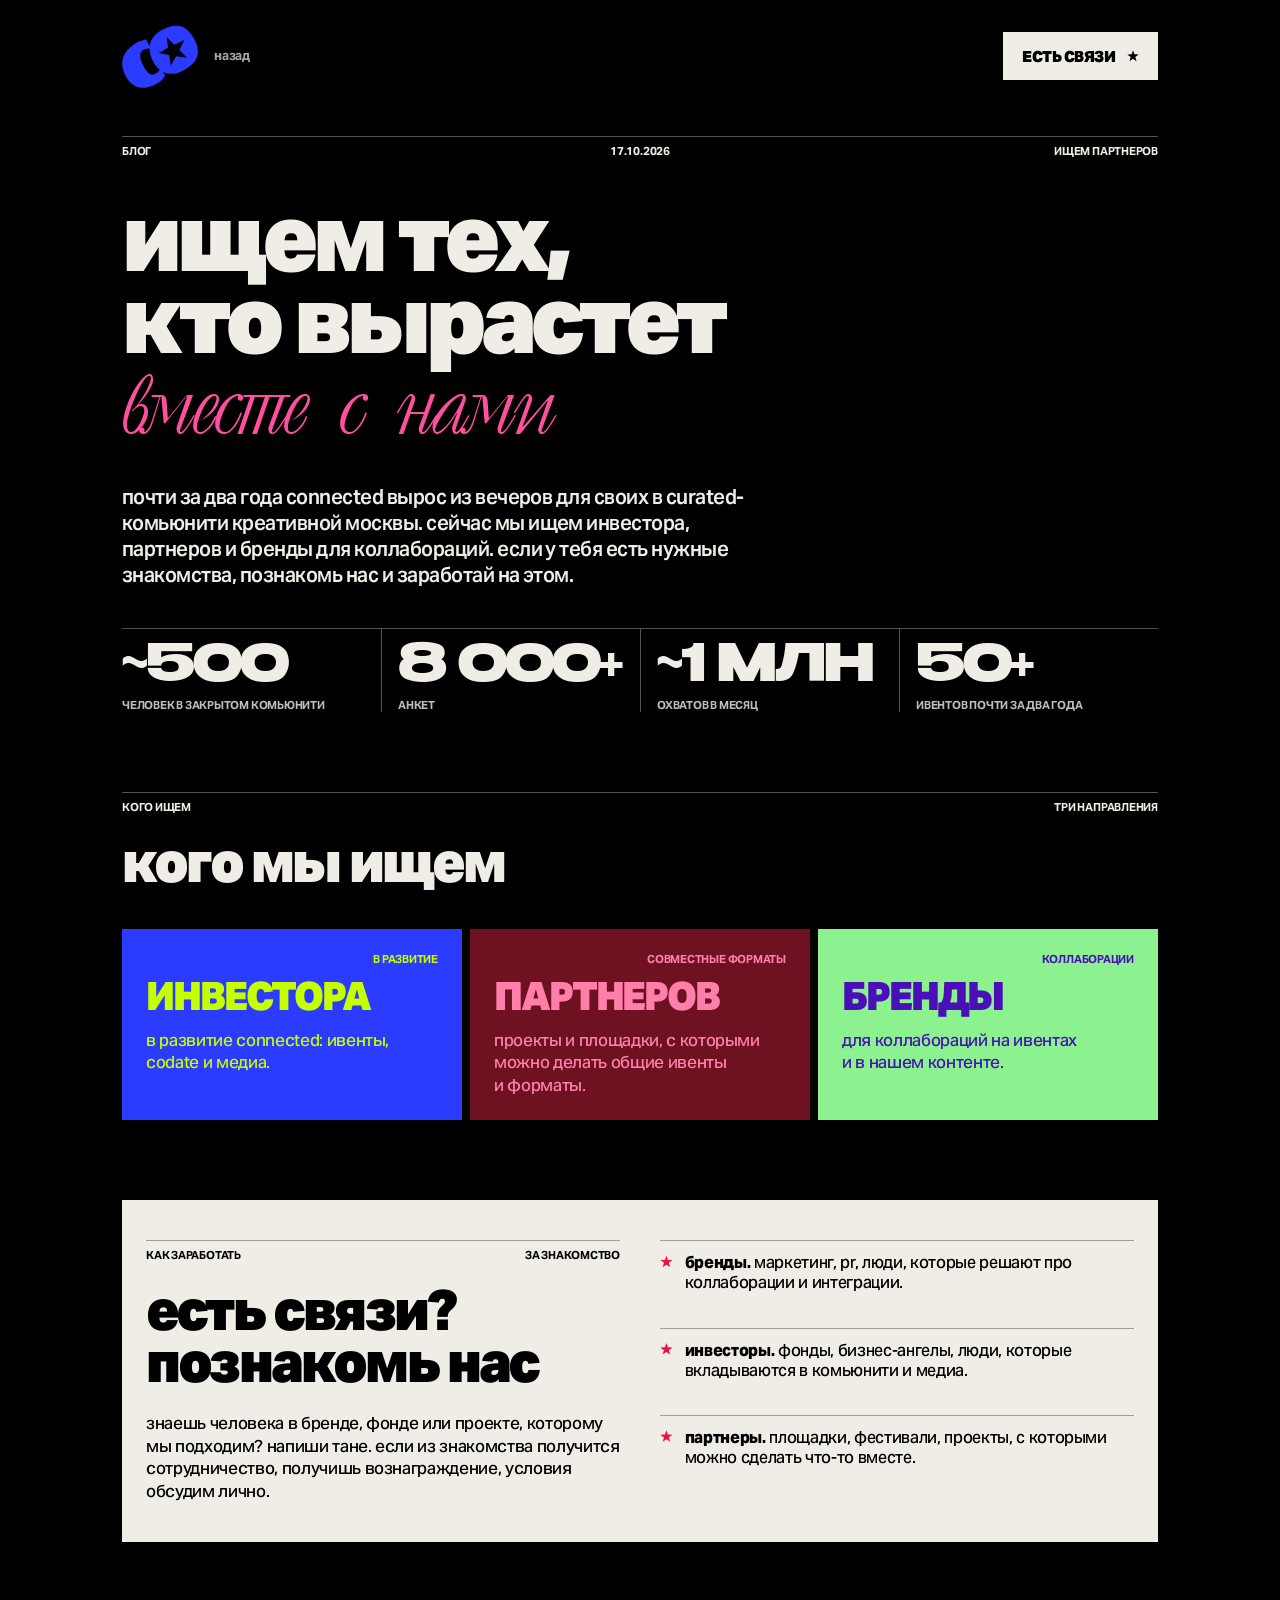
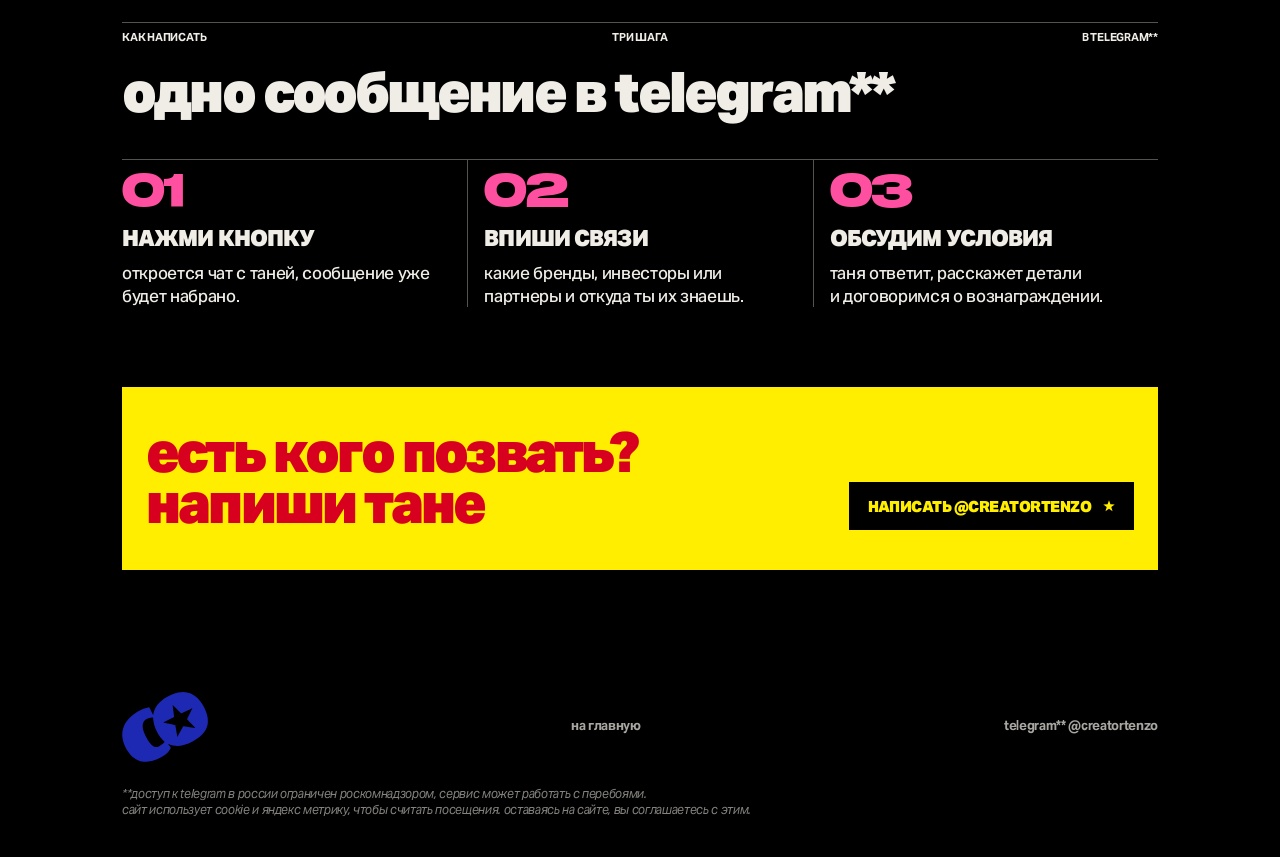
<file: blog/partners/index.html>
<!doctype html>
<html lang="ru">
<head>
<meta charset="utf-8">
<meta name="viewport" content="width=device-width, initial-scale=1, viewport-fit=cover">
<meta property="og:site_name" content="CONNECTED">
<meta property="og:type" content="website">
<meta property="og:url" content="https://connected.tenzzzo.com/blog/partners/">
<meta property="og:title" content="CONNECTED ищет партнеров">
<meta property="og:description" content="connected ищет инвестора, партнеров и бренды. есть связи? познакомь нас и заработай">
<meta property="og:image" content="https://connected.tenzzzo.com/img/og/co.jpg">
<meta property="og:image:width" content="1080">
<meta property="og:image:height" content="1080">
<meta name="twitter:card" content="summary_large_image">
<meta name="cx-build" content="55468433f400b40d7dda0fd6db49c3d4ef2f28c4">
<link rel="preload" href="../../fonts/aktiv-400i.woff2" as="font" type="font/woff2" crossorigin>
<link rel="preload" href="../../fonts/aktiv-500.woff2" as="font" type="font/woff2" crossorigin>
<link rel="preload" href="../../fonts/aktiv-600.woff2" as="font" type="font/woff2" crossorigin>
<link rel="preload" href="../../fonts/aktiv-700.woff2" as="font" type="font/woff2" crossorigin>
<link rel="preload" href="../../fonts/aktiv-800.woff2" as="font" type="font/woff2" crossorigin>
<link rel="preload" href="../../fonts/aktiv-900.woff2" as="font" type="font/woff2" crossorigin>
<link rel="preload" href="../../fonts/benzin-800.woff2" as="font" type="font/woff2" crossorigin>
<link rel="preload" href="../../fonts/tygra.woff2" as="font" type="font/woff2" crossorigin>
<title>CONNECTED ищет партнеров</title>
<meta name="description" content="connected ищет инвестора, партнеров и бренды для коллабораций. есть связи? познакомь нас и заработай">
<link rel="icon" href="../../logo/star-yellow.svg?v=bc19c5d7">
<style>
@font-face{font-family:"Aktiv Grotesk";src:url("../../fonts/aktiv-500.woff2") format("woff2");font-weight:500;font-display:block}
@font-face{font-family:"Aktiv Grotesk";src:url("../../fonts/aktiv-600.woff2") format("woff2");font-weight:600;font-display:block}
@font-face{font-family:"Aktiv Grotesk";src:url("../../fonts/aktiv-700.woff2") format("woff2");font-weight:700;font-display:block}
@font-face{font-family:"Aktiv Grotesk";src:url("../../fonts/aktiv-800.woff2") format("woff2");font-weight:800;font-display:block}
@font-face{font-family:"Aktiv Grotesk";src:url("../../fonts/aktiv-900.woff2") format("woff2");font-weight:900;font-display:block}
@font-face{font-family:"Aktiv Grotesk";src:url("../../fonts/aktiv-400i.woff2") format("woff2");font-weight:400;font-style:italic;font-display:block}
@font-face{font-family:Benzin;src:url("../../fonts/benzin-800.woff2") format("woff2");font-weight:800;font-display:block}
@font-face{font-family:Tygra;src:url("../../fonts/tygra.woff2") format("woff2");font-weight:400;font-display:block}

:root{
  color-scheme:dark;
  --c-black:#000;--c-paper:#efede6;--c-cherry:#6e1221;--c-red:#f0123c;--c-scarlet:#d8001f;--c-signal:#fd0100;
  --c-flossy:#ff7fab;--c-hotpink:#ff4fa0;--c-orange:#ff6a00;--c-yellow:#ffee00;--c-mellow:#f4ff1e;--c-lime:#c6ff00;
  --c-mint:#8cf28f;--c-electric:#2b3bff;--c-vinyl:#0759a2;--c-violet:#4a0fb8;--c-indigo:#24097a;
  --field:var(--c-black);--ink:var(--c-paper);--display:var(--c-paper);--spark:var(--c-hotpink);--line:rgba(239,237,230,.35);
  --font-grotesk:"Aktiv Grotesk","Helvetica Neue",Arial,sans-serif;
  --font-wide:Benzin,"Aktiv Grotesk",sans-serif;
  --font-script:Tygra,"Aktiv Grotesk",serif;
  --space-1:4px;--space-2:8px;--space-3:12px;--space-4:16px;--space-6:24px;--space-10:40px;--space-20:80px;
  --stroke-rule:1.5px;--stroke-frame:3px;
  --gutter:clamp(16px,3vw,32px);
}
[data-theme="paper"]{--field:var(--c-paper);--ink:var(--c-black);--display:var(--c-black);--spark:var(--c-red);--line:rgba(0,0,0,.35)}
[data-theme="orange"]{--field:var(--c-orange);--ink:var(--c-indigo);--display:var(--c-indigo);--spark:var(--c-mint);--line:rgba(36,9,122,.35)}
[data-theme="mint"]{--field:var(--c-mint);--ink:var(--c-violet);--display:var(--c-violet);--spark:var(--c-hotpink);--line:rgba(74,15,184,.35)}
[data-theme="electric"]{--field:var(--c-electric);--ink:var(--c-lime);--display:var(--c-lime);--spark:var(--c-hotpink);--line:rgba(198,255,0,.35)}
[data-theme="vinyl"]{--field:var(--c-vinyl);--ink:var(--c-mellow);--display:var(--c-mellow);--spark:var(--c-flossy);--line:rgba(244,255,30,.35)}
[data-theme="cherry"]{--field:var(--c-cherry);--ink:var(--c-flossy);--display:var(--c-flossy);--spark:var(--c-mellow);--line:rgba(255,127,171,.35)}
[data-theme="yellow"]{--field:var(--c-yellow);--ink:var(--c-black);--display:var(--c-scarlet);--spark:var(--c-electric);--line:rgba(0,0,0,.35)}
[data-theme="signal"]{--field:var(--c-signal);--ink:var(--c-black);--display:var(--c-black);--spark:var(--c-paper);--line:rgba(0,0,0,.35)}
.pair-codate{--field:var(--c-hotpink);--ink:var(--c-black);--display:var(--c-black);--spark:var(--c-black);--line:rgba(0,0,0,.35)}
/* блог: пост «ищем партнеров». кнопки открывают чат с таней (@creatortenzo) с уже набранным сообщением */
[hidden]{display:none!important}

*,*::before,*::after{box-sizing:border-box}
html{scroll-behavior:smooth;-webkit-text-size-adjust:100%}
body{margin:0;background:var(--c-black);color:var(--c-paper);font:500 17px/1.32 var(--font-grotesk);letter-spacing:-.02em;-webkit-font-smoothing:antialiased;overflow-x:hidden}
img{display:block;max-width:100%}
a{color:inherit}
p{margin:0}
h1,h2,h3{margin:0;font-weight:900;text-wrap:balance}
:focus-visible{outline:var(--stroke-frame) solid var(--ink);outline-offset:3px}
.wrap{max-width:1100px;margin:0 auto;padding-inline:var(--gutter)}
.block{background:var(--field);color:var(--ink)}

.star{display:inline-block;width:.8em;height:.8em;vertical-align:-.02em;flex:none;background:var(--spark);clip-path:polygon(50% 2.5%,61.8% 36.3%,97.6% 37%,69% 58.7%,79.4% 93%,50% 72.5%,20.6% 93%,31% 58.7%,2.4% 37%,38.2% 36.3%)}
.script{font-family:var(--font-script);font-weight:400;letter-spacing:-.04em;color:var(--spark);text-transform:none}

.rail{display:grid;grid-template-columns:repeat(var(--cols,3),minmax(0,1fr));gap:var(--space-2);font:700 11px/1.1 var(--font-grotesk);letter-spacing:-.02em;text-transform:uppercase;color:var(--ink)}
.rail>:nth-child(n+2){text-align:center}
.rail>:last-child{text-align:right}
.rail--ruled{border-top:var(--stroke-rule) solid var(--line);padding-top:var(--space-2)}

.btn{display:inline-flex;align-items:center;justify-content:space-between;gap:var(--space-3);min-height:48px;padding:0 var(--space-4);border:var(--stroke-frame) solid var(--ink);background:var(--ink);color:var(--field);font:900 15px/1 var(--font-grotesk);letter-spacing:-.035em;text-transform:uppercase;text-decoration:none;white-space:nowrap;transition:transform .15s ease}
.btn:hover{transform:rotate(-1deg)}
.btn .star{background:var(--field)}
.headline{font:900 clamp(30px,4.4vw,56px)/.92 var(--font-grotesk);letter-spacing:-.05em;color:var(--display)}

.nav{display:flex;align-items:center;justify-content:space-between;gap:var(--space-4);padding-block:var(--space-6)}
.nav__home img{display:block;height:64px;width:auto}
.nav__back{font:700 13px/1.1 var(--font-grotesk);letter-spacing:-.02em;text-decoration:none;opacity:.7;margin-right:auto}
.nav__back:hover{opacity:1}

.hero{display:grid;gap:var(--space-10);padding-block:var(--space-6) var(--space-20)}
.hero__lead{max-width:14ch;font:900 clamp(40px,7.4vw,96px)/.86 var(--font-grotesk);letter-spacing:-.055em}
.hero__lead .script{font-size:1.1em;line-height:.6}
.hero__sub{max-width:54ch;font:600 clamp(17px,1.6vw,21px)/1.28 var(--font-grotesk);letter-spacing:-.025em}
.facts{display:grid;grid-template-columns:repeat(4,minmax(0,1fr));border-top:var(--stroke-rule) solid var(--line)}
.fact{padding:var(--space-4) var(--space-4) 0 0;display:grid;gap:var(--space-2);align-content:start;min-width:0}
.fact+.fact{padding-left:var(--space-4);border-left:var(--stroke-rule) solid var(--line)}
.fact b{white-space:nowrap;font:800 clamp(24px,4vw,52px)/.9 var(--font-wide);letter-spacing:-.04em;text-transform:uppercase}
.fact span{font:700 11px/1.15 var(--font-grotesk);text-transform:uppercase;letter-spacing:-.02em;opacity:.8}

.section{padding-bottom:var(--space-20)}
.section__head{display:grid;gap:var(--space-6);margin-bottom:var(--space-10)}
.who{display:grid;grid-template-columns:repeat(3,minmax(0,1fr));gap:var(--space-2)}
.card{display:grid;grid-template-rows:auto auto 1fr;gap:var(--space-4);padding:var(--space-6);min-width:0}
.card h3{overflow-wrap:anywhere;font:900 clamp(30px,3vw,44px)/.84 var(--font-grotesk);letter-spacing:-.055em;text-transform:uppercase;color:var(--display)}

.earn{display:grid;grid-template-columns:minmax(0,1fr) minmax(0,1fr);gap:var(--space-10);padding:var(--space-10) var(--space-6)}
.earn__head{display:grid;gap:var(--space-6);align-content:start}
.list{list-style:none;margin:0;padding:0;display:grid}
.list li{display:grid;grid-template-columns:auto 1fr;gap:var(--space-3);padding-block:var(--space-3);border-top:var(--stroke-rule) solid var(--line);font:500 16px/1.25 var(--font-grotesk)}
.list .star{margin-top:2px}
.list b{font-weight:800}

.steps{list-style:none;margin:0;padding:0;display:grid;grid-template-columns:repeat(3,minmax(0,1fr));border-top:var(--stroke-rule) solid var(--line)}
.step{display:grid;gap:var(--space-3);align-content:start;padding:var(--space-4) var(--space-4) 0 0;min-width:0}
.step+.step{padding-left:var(--space-4);border-left:var(--stroke-rule) solid var(--line)}
.step b{font:800 clamp(28px,3.4vw,48px)/.9 var(--font-wide);letter-spacing:-.04em;color:var(--spark);text-transform:uppercase}
.step h3{font:900 22px/1.05 var(--font-grotesk);letter-spacing:-.04em;text-transform:uppercase}
.cta{display:grid;grid-template-columns:minmax(0,1fr) auto;gap:var(--space-6);align-items:end;padding:var(--space-10) var(--space-6);margin-top:var(--space-20)}
.cta .headline{max-width:16ch}

.footer{display:grid;gap:var(--space-6);padding-block:var(--space-10)}
.footer__row{display:flex;flex-wrap:wrap;justify-content:space-between;align-items:center;gap:var(--space-4)}
.footer__row a{font:700 13px/1.1 var(--font-grotesk);text-decoration:none;opacity:.7}
.footer__row a:hover{opacity:1}
.footer__co{height:72px;width:auto}
.footnote{font:400 italic 12px/1.3 var(--font-grotesk);opacity:.55}

@media (max-width:820px){
  .who,.earn,.steps{grid-template-columns:1fr}
  .step+.step{padding-left:0;border-left:0;padding-top:var(--space-6)}
}
@media (max-width:720px){
  .nav__home img{height:52px}
  .facts{grid-template-columns:repeat(2,minmax(0,1fr))}
  .fact:nth-child(3){padding-left:0;border-left:0}
  .fact:nth-child(n+3){padding-top:var(--space-6)}
  .card{padding:var(--space-4)}
  .earn{padding:var(--space-6) var(--space-4);gap:var(--space-6)}
  .cta{grid-template-columns:1fr;padding:var(--space-6) var(--space-4)}
  .btn{white-space:normal;text-align:left}
}
@media (prefers-reduced-motion:reduce){*{transition:none!important;scroll-behavior:auto!important}}
</style>
<script>
(function(m,e,t,r,i,k,a){m[i]=m[i]||function(){(m[i].a=m[i].a||[]).push(arguments)};m[i].l=1*new Date();
for(var j=0;j<document.scripts.length;j++){if(document.scripts[j].src===r){return;}}
k=e.createElement(t),a=e.getElementsByTagName(t)[0],k.async=1,k.src=r,a.parentNode.insertBefore(k,a)})
(window,document,'script','https://mc.yandex.ru/metrika/tag.js?id=113656648','ym');
ym(113656648,'init',{ssr:true,webvisor:true,clickmap:true,trackHash:true,trackLinks:true,accurateTrackBounce:true});
// цели: tickets (кнопка билетов), anketa (анкеты, хор, сотрудничество, secret list), telegram (остальные ссылки на t.me),
// event_open (открыли ивент в афише). в параметрах цели: какой ивент или куда ведет ссылка
document.addEventListener('click',function(ev){
  var t=ev.target.closest?ev.target:ev.target.parentNode,ev_=t.closest('.event'),a=t.closest('a[href]');
  var title=ev_&&ev_.querySelector('.event__title');title=title?title.textContent.replace(/\u00ad/g,'').trim():'';
  function goal(g,p){try{ym(113656648,'reachGoal',g,p);}catch(e){}}
  if(!a){if(ev_&&!t.closest('.sheet'))goal('event_open',{event:title});return;}
  var h=a.href;
  if(a.classList.contains('event__buy')||/ticketscloud\./.test(h))goal('tickets',{event:title||h});
  else if(/t\.me\/lovetoconnected\/9|t\.me\/tenzosecretlist_bot|docs\.google\.com\/forms|connected-talents|\/(join|collab|choir)\//.test(h))goal('anketa',{link:h.split('?')[0]});
  else if(/\/\/t\.me\//.test(h))goal('telegram',{link:h.split('?')[0]});
},true);
</script>
<noscript><div><img src="https://mc.yandex.ru/watch/113656648" style="position:absolute;left:-9999px" alt=""></div></noscript>
<script>
document.addEventListener('click',function(ev){
  var a=ev.target.closest&&ev.target.closest('a.nav__back');
  if(!a||ev.metaKey||ev.ctrlKey||ev.shiftKey)return;
  var r=document.referrer;
  if(r&&r.indexOf(location.origin+'/')===0&&r.split('#')[0]!==location.href.split('#')[0]&&history.length>1){ev.preventDefault();history.back();}
});
</script>
</head>
<body>


<div class="wrap">
  <nav class="nav" aria-label="навигация">
    <a class="nav__home" href="../../" aria-label="connected, на главную"><img src="../../logo/connected-co-electric.svg?v=07eebb75" alt="connected" width="76" height="64"></a>
    <a class="nav__back" href="../../">назад</a>
    <a class="btn" href="https://t.me/creatortenzo?text=%D0%9F%D1%80%D0%B8%D0%B2%D0%B5%D1%82%21%20%D0%9F%D0%B8%D1%88%D1%83%20%D1%81%20%D1%81%D0%B0%D0%B9%D1%82%D0%B0%20connected%20%D0%BF%D1%80%D0%BE%20%D0%BF%D0%BE%D0%B8%D1%81%D0%BA%20%D0%BF%D0%B0%D1%80%D1%82%D0%BD%D0%B5%D1%80%D0%BE%D0%B2.%0A%D0%A3%20%D0%BC%D0%B5%D0%BD%D1%8F%20%D0%B5%D1%81%D1%82%D1%8C%20%D1%81%D0%B2%D1%8F%D0%B7%D0%B8%3A%0A%0A%D0%91%D1%80%D0%B5%D0%BD%D0%B4%D1%8B%3A%0A%D0%98%D0%BD%D0%B2%D0%B5%D1%81%D1%82%D0%BE%D1%80%D1%8B%3A%0A%D0%9F%D0%B0%D1%80%D1%82%D0%BD%D0%B5%D1%80%D1%8B%20%2F%20%D0%BF%D0%BB%D0%BE%D1%89%D0%B0%D0%B4%D0%BA%D0%B8%3A%0A%0A%D0%9A%D0%B0%D0%BA%20%D1%8F%20%D1%81%20%D0%BD%D0%B8%D0%BC%D0%B8%20%D0%B7%D0%BD%D0%B0%D0%BA%D0%BE%D0%BC%28%D0%B0%29%3A" target="_blank" rel="noopener">есть связи <span class="star"></span></a>
  </nav>

  <header class="hero">
    <div class="rail rail--ruled"><span>блог</span><span>17.10.2026</span><span>ищем партнеров</span></div>
    <h1 class="hero__lead">ищем тех, кто вырастет <span class="script">вместе с нами</span></h1>
    <p class="hero__sub">почти за&nbsp;два года connected вырос из&nbsp;вечеров для своих в&nbsp;curated-комьюнити креативной москвы. сейчас мы ищем инвестора, партнеров и&nbsp;бренды для коллабораций. если у&nbsp;тебя есть нужные знакомства, познакомь нас и&nbsp;заработай на&nbsp;этом.</p>
    <div class="facts">
      <div class="fact"><b>~500</b><span>человек в закрытом комьюнити</span></div>
      <div class="fact"><b>8&nbsp;000+</b><span>анкет</span></div>
      <div class="fact"><b>~1&nbsp;млн</b><span>охватов в месяц</span></div>
      <div class="fact"><b>50+</b><span>ивентов почти за два года</span></div>
    </div>
  </header>

  <main>
    <section class="section" aria-labelledby="who-title">
      <div class="section__head">
        <div class="rail rail--ruled" style="--cols:2"><span>кого ищем</span><span>три направления</span></div>
        <h2 class="headline" id="who-title">кого мы ищем</h2>
      </div>
      <div class="who">
        <article class="card block" data-theme="electric">
          <div class="rail" style="--cols:1"><span>в развитие</span></div>
          <h3>инвестора</h3>
          <p>в&nbsp;развитие connected: ивенты, codate и&nbsp;медиа.</p>
        </article>
        <article class="card block" data-theme="cherry">
          <div class="rail" style="--cols:1"><span>совместные форматы</span></div>
          <h3>партнеров</h3>
          <p>проекты и&nbsp;площадки, с&nbsp;которыми можно делать общие ивенты и&nbsp;форматы.</p>
        </article>
        <article class="card block" data-theme="mint">
          <div class="rail" style="--cols:1"><span>коллаборации</span></div>
          <h3>бренды</h3>
          <p>для коллабораций на&nbsp;ивентах и&nbsp;в&nbsp;нашем контенте.</p>
        </article>
      </div>
    </section>

    <section class="section" aria-labelledby="earn-title">
      <div class="earn block" data-theme="paper">
        <div class="earn__head">
          <div class="rail rail--ruled" style="--cols:2"><span>как заработать</span><span>за знакомство</span></div>
          <h2 class="headline" id="earn-title">есть связи? познакомь нас</h2>
          <p>знаешь человека в&nbsp;бренде, фонде или проекте, которому мы подходим? напиши тане. если из&nbsp;знакомства получится сотрудничество, получишь вознаграждение, условия обсудим лично.</p>
        </div>
        <ul class="list">
          <li><span class="star"></span><span><b>бренды.</b> маркетинг, pr, люди, которые решают про коллаборации и&nbsp;интеграции.</span></li>
          <li><span class="star"></span><span><b>инвесторы.</b> фонды, бизнес-ангелы, люди, которые вкладываются в&nbsp;комьюнити и&nbsp;медиа.</span></li>
          <li><span class="star"></span><span><b>партнеры.</b> площадки, фестивали, проекты, с&nbsp;которыми можно сделать что-то вместе.</span></li>
        </ul>
      </div>
    </section>

    <section class="section" aria-labelledby="how-title">
      <div class="section__head">
        <div class="rail rail--ruled"><span>как написать</span><span>три шага</span><span>в telegram**</span></div>
        <h2 class="headline" id="how-title">одно сообщение в&nbsp;telegram**</h2>
      </div>
      <ol class="steps">
        <li class="step"><b>01</b><h3>нажми кнопку</h3><p>откроется чат с&nbsp;таней, сообщение уже будет набрано.</p></li>
        <li class="step"><b>02</b><h3>впиши связи</h3><p>какие бренды, инвесторы или партнеры и&nbsp;откуда ты их знаешь.</p></li>
        <li class="step"><b>03</b><h3>обсудим условия</h3><p>таня ответит, расскажет детали и&nbsp;договоримся о&nbsp;вознаграждении.</p></li>
      </ol>

      <div class="cta block" data-theme="yellow">
        <h2 class="headline">есть кого позвать? напиши тане</h2>
        <a class="btn" href="https://t.me/creatortenzo?text=%D0%9F%D1%80%D0%B8%D0%B2%D0%B5%D1%82%21%20%D0%9F%D0%B8%D1%88%D1%83%20%D1%81%20%D1%81%D0%B0%D0%B9%D1%82%D0%B0%20connected%20%D0%BF%D1%80%D0%BE%20%D0%BF%D0%BE%D0%B8%D1%81%D0%BA%20%D0%BF%D0%B0%D1%80%D1%82%D0%BD%D0%B5%D1%80%D0%BE%D0%B2.%0A%D0%A3%20%D0%BC%D0%B5%D0%BD%D1%8F%20%D0%B5%D1%81%D1%82%D1%8C%20%D1%81%D0%B2%D1%8F%D0%B7%D0%B8%3A%0A%0A%D0%91%D1%80%D0%B5%D0%BD%D0%B4%D1%8B%3A%0A%D0%98%D0%BD%D0%B2%D0%B5%D1%81%D1%82%D0%BE%D1%80%D1%8B%3A%0A%D0%9F%D0%B0%D1%80%D1%82%D0%BD%D0%B5%D1%80%D1%8B%20%2F%20%D0%BF%D0%BB%D0%BE%D1%89%D0%B0%D0%B4%D0%BA%D0%B8%3A%0A%0A%D0%9A%D0%B0%D0%BA%20%D1%8F%20%D1%81%20%D0%BD%D0%B8%D0%BC%D0%B8%20%D0%B7%D0%BD%D0%B0%D0%BA%D0%BE%D0%BC%28%D0%B0%29%3A" target="_blank" rel="noopener">написать @creatortenzo <span class="star"></span></a>
      </div>
    </section>
  </main>

  <footer class="footer">
    <div class="footer__row">
      <a href="../../"><img class="footer__co" src="../../logo/connected-co-electric.svg?v=07eebb75" alt="connected" width="86" height="72"></a>
      <a href="../../">на главную</a>
      <a href="https://t.me/creatortenzo" target="_blank" rel="noopener">telegram** @creatortenzo</a>
    </div>
    <p class="footnote">**доступ к&nbsp;telegram в&nbsp;россии ограничен роскомнадзором, сервис может работать с&nbsp;перебоями.<br>сайт использует cookie и&nbsp;яндекс метрику, чтобы считать посещения. оставаясь на&nbsp;сайте, вы&nbsp;соглашаетесь с&nbsp;этим.</p>
  </footer>
</div>

</body>
</html>
</file>
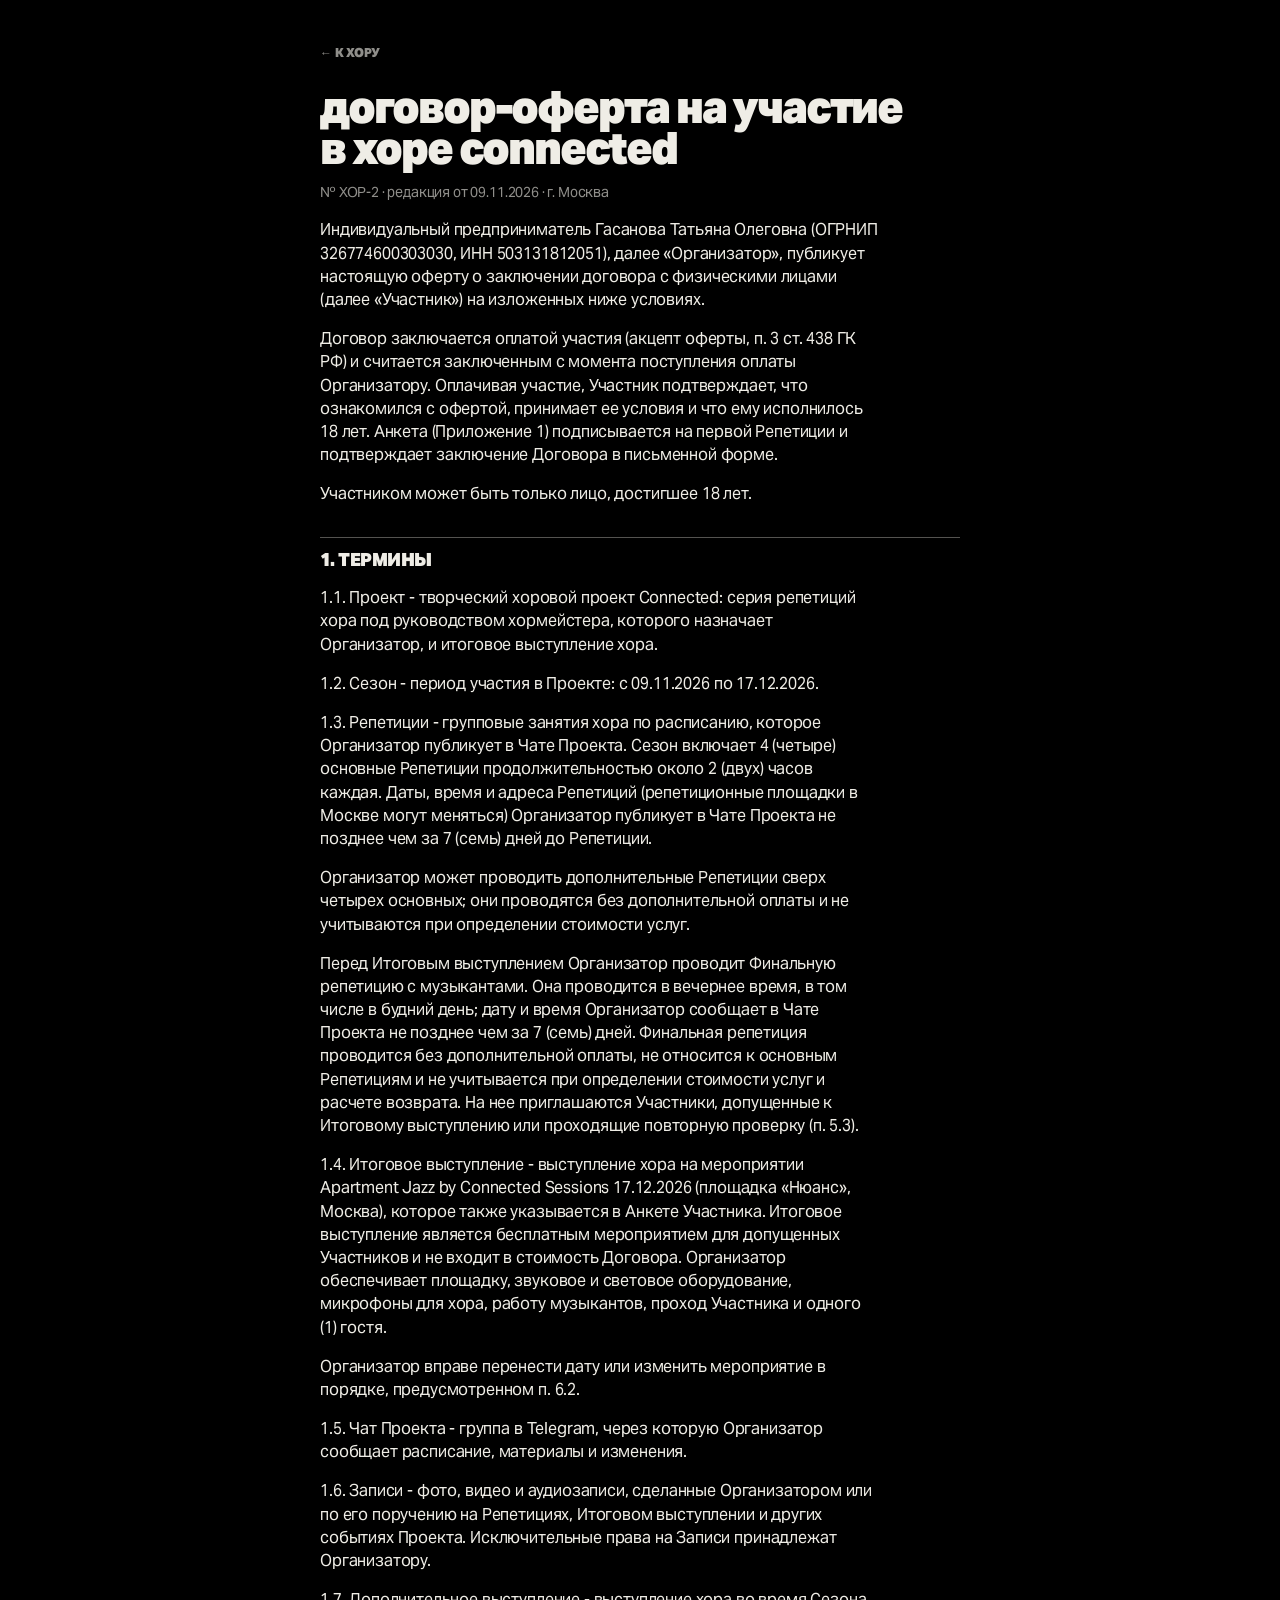
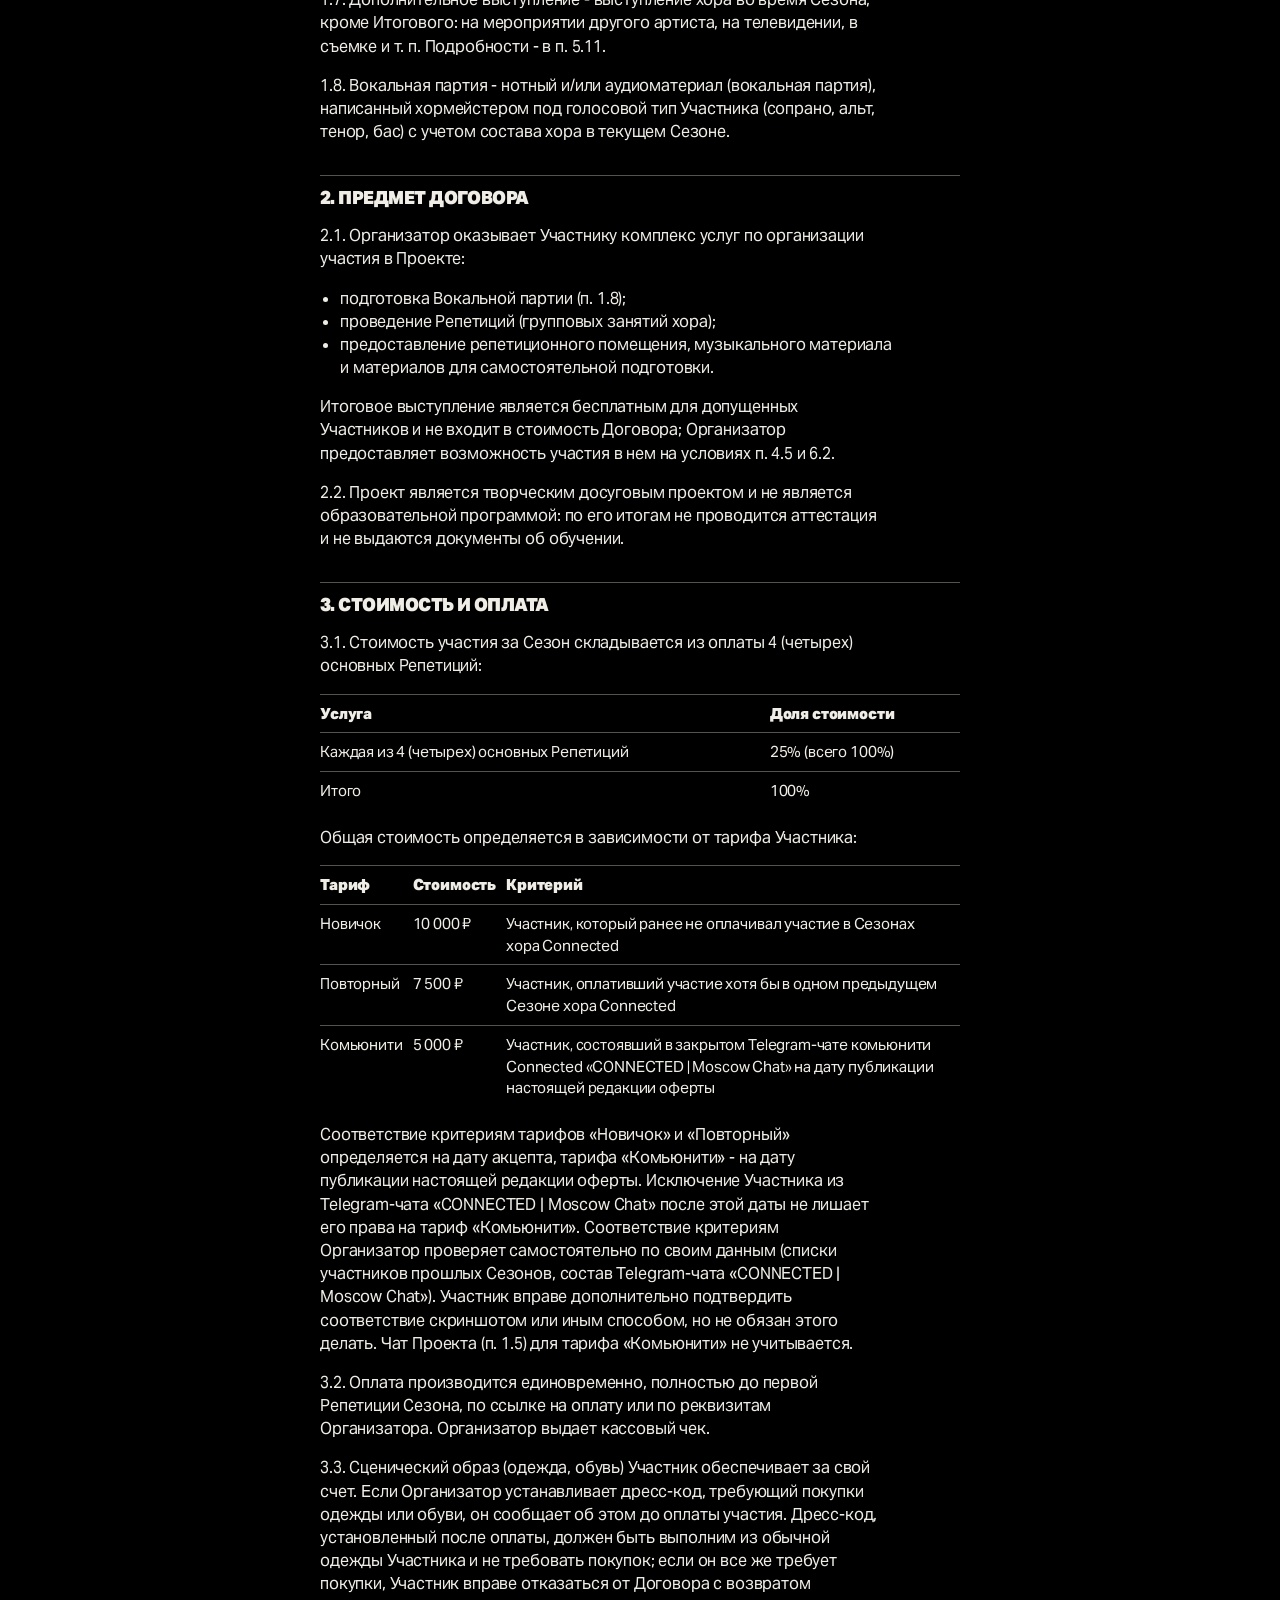
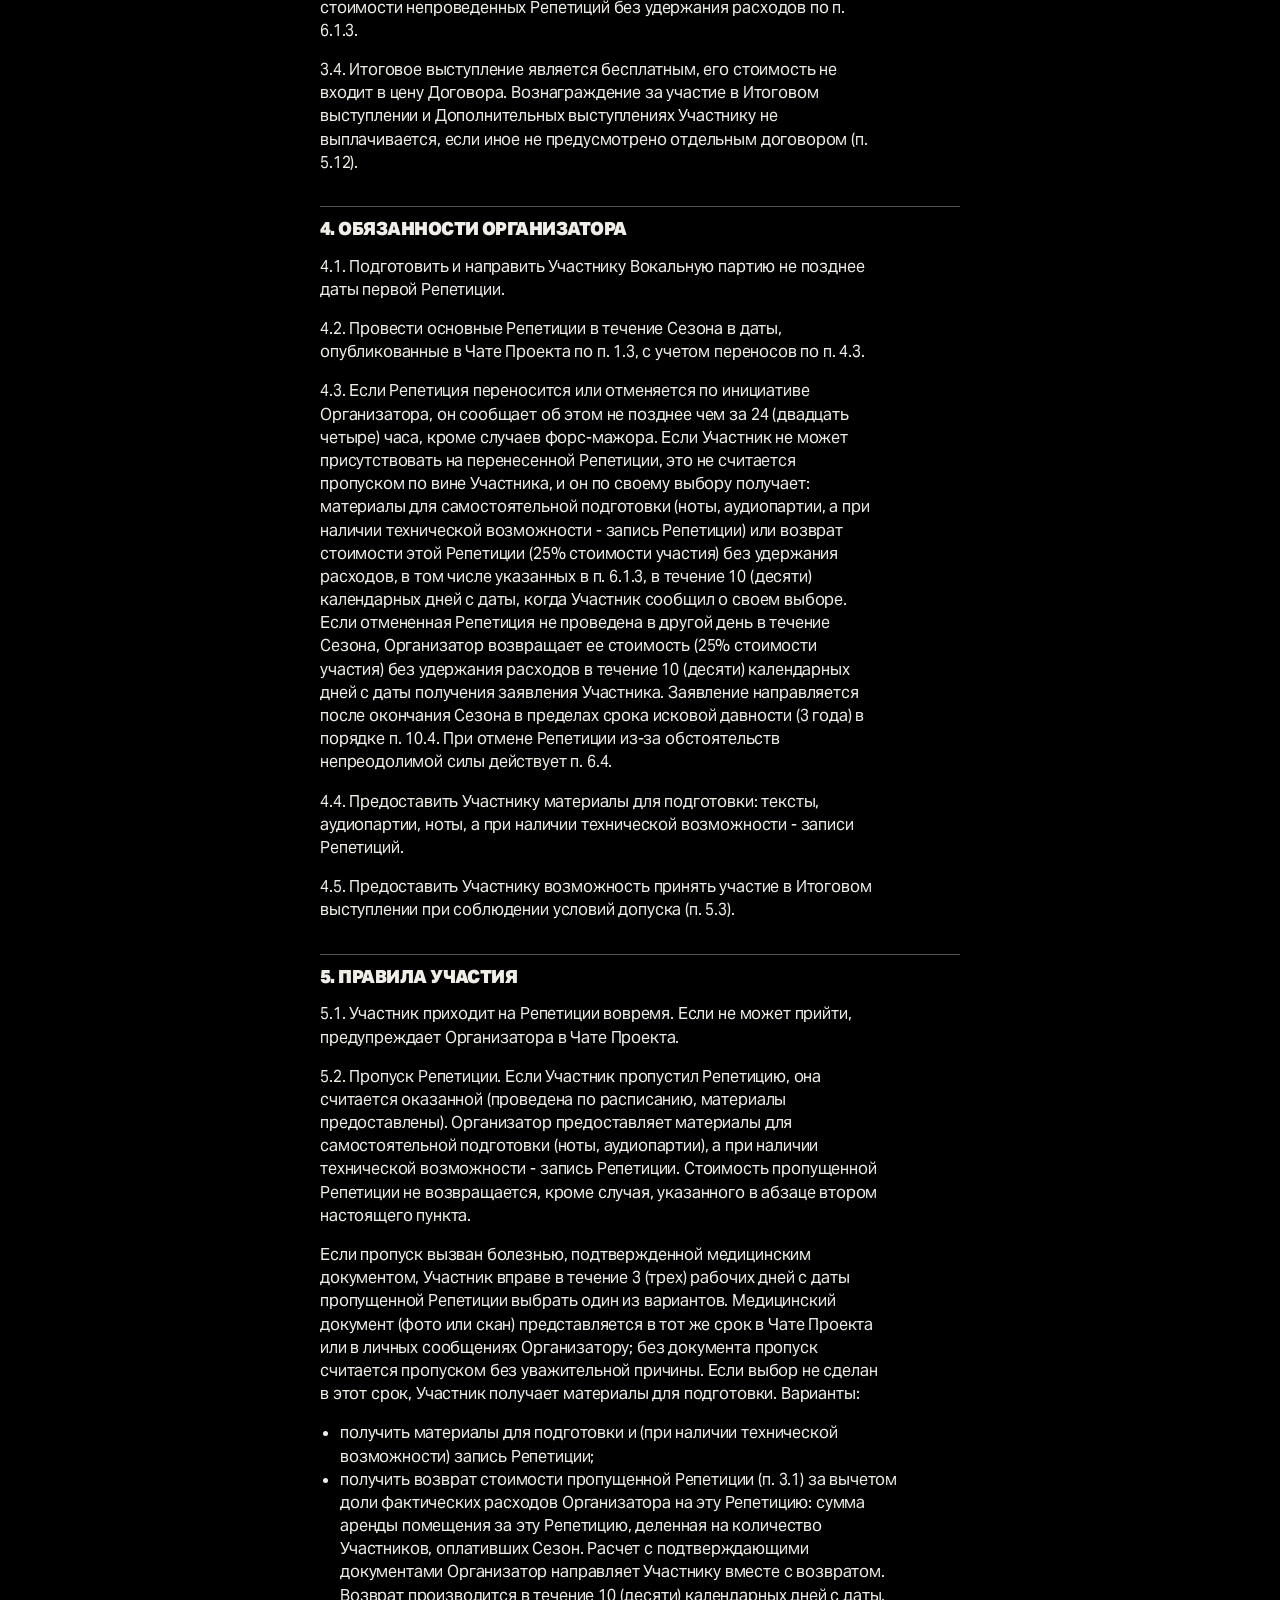
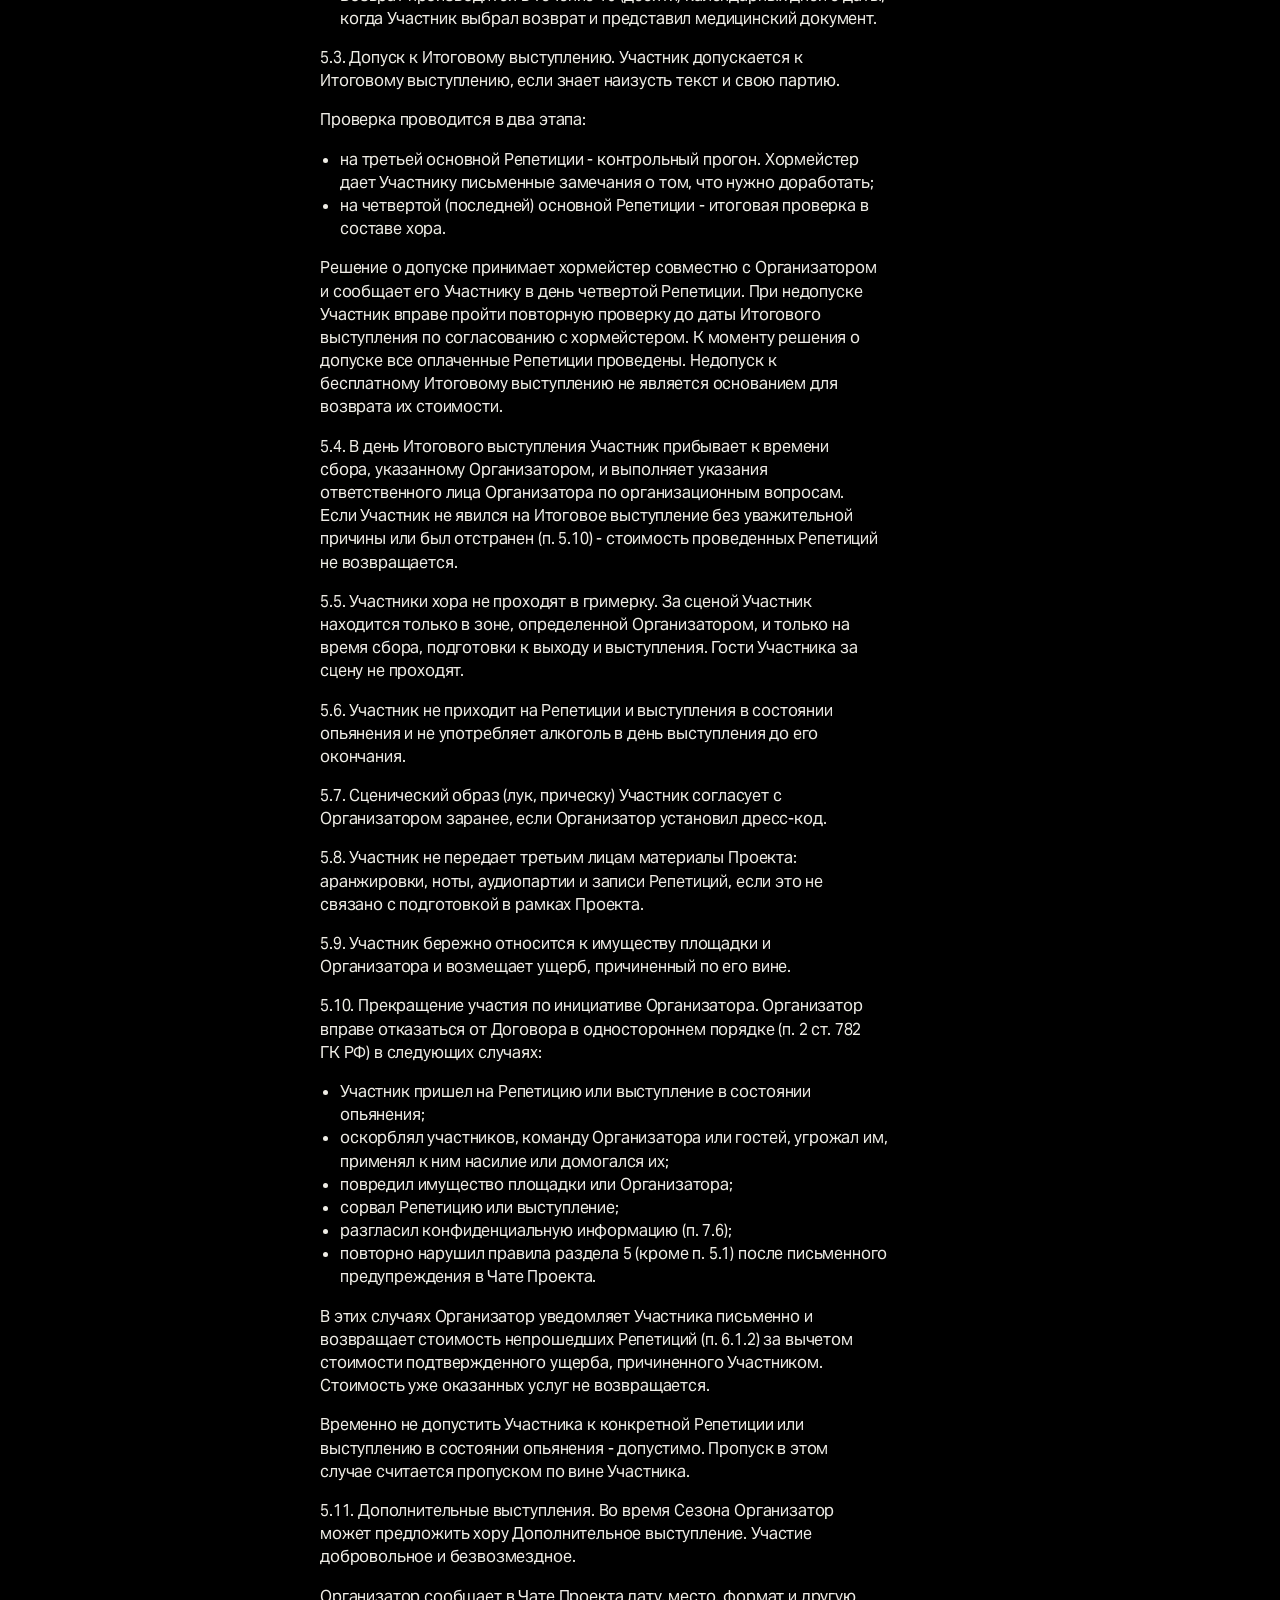
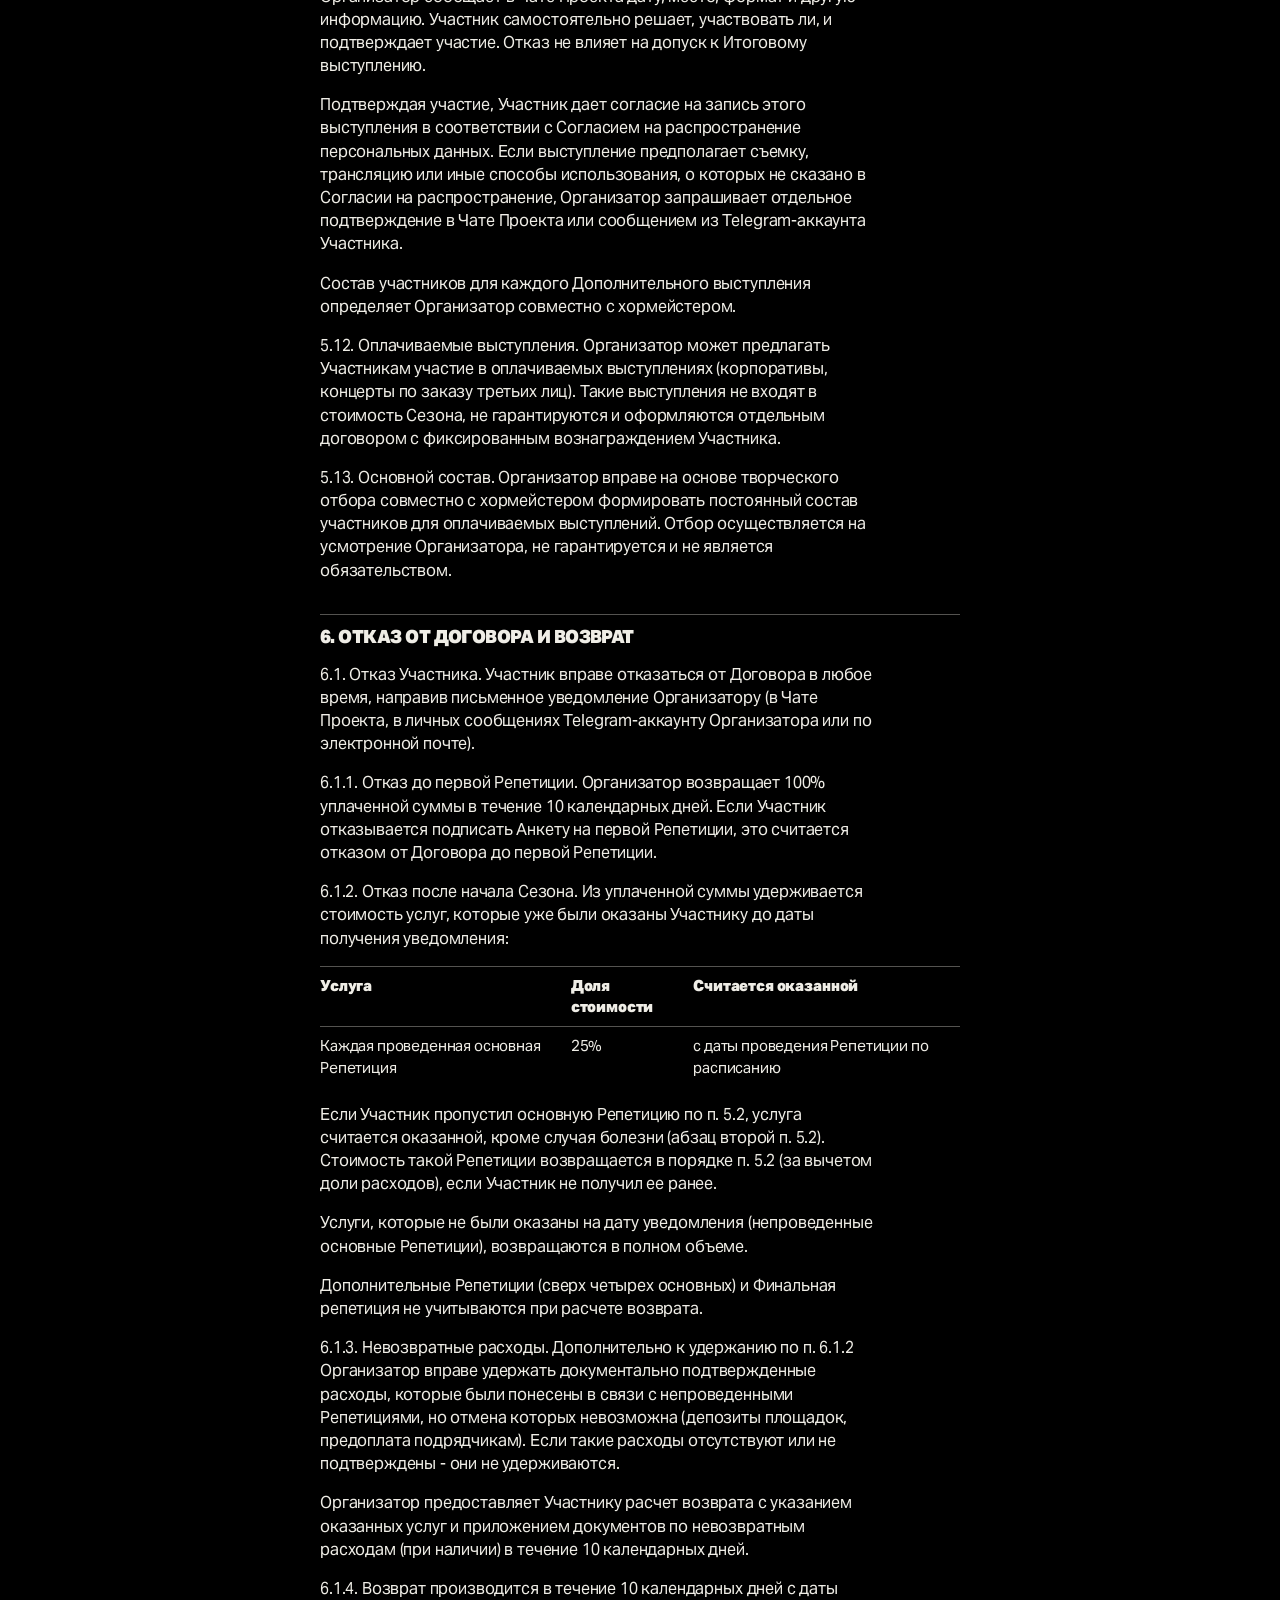
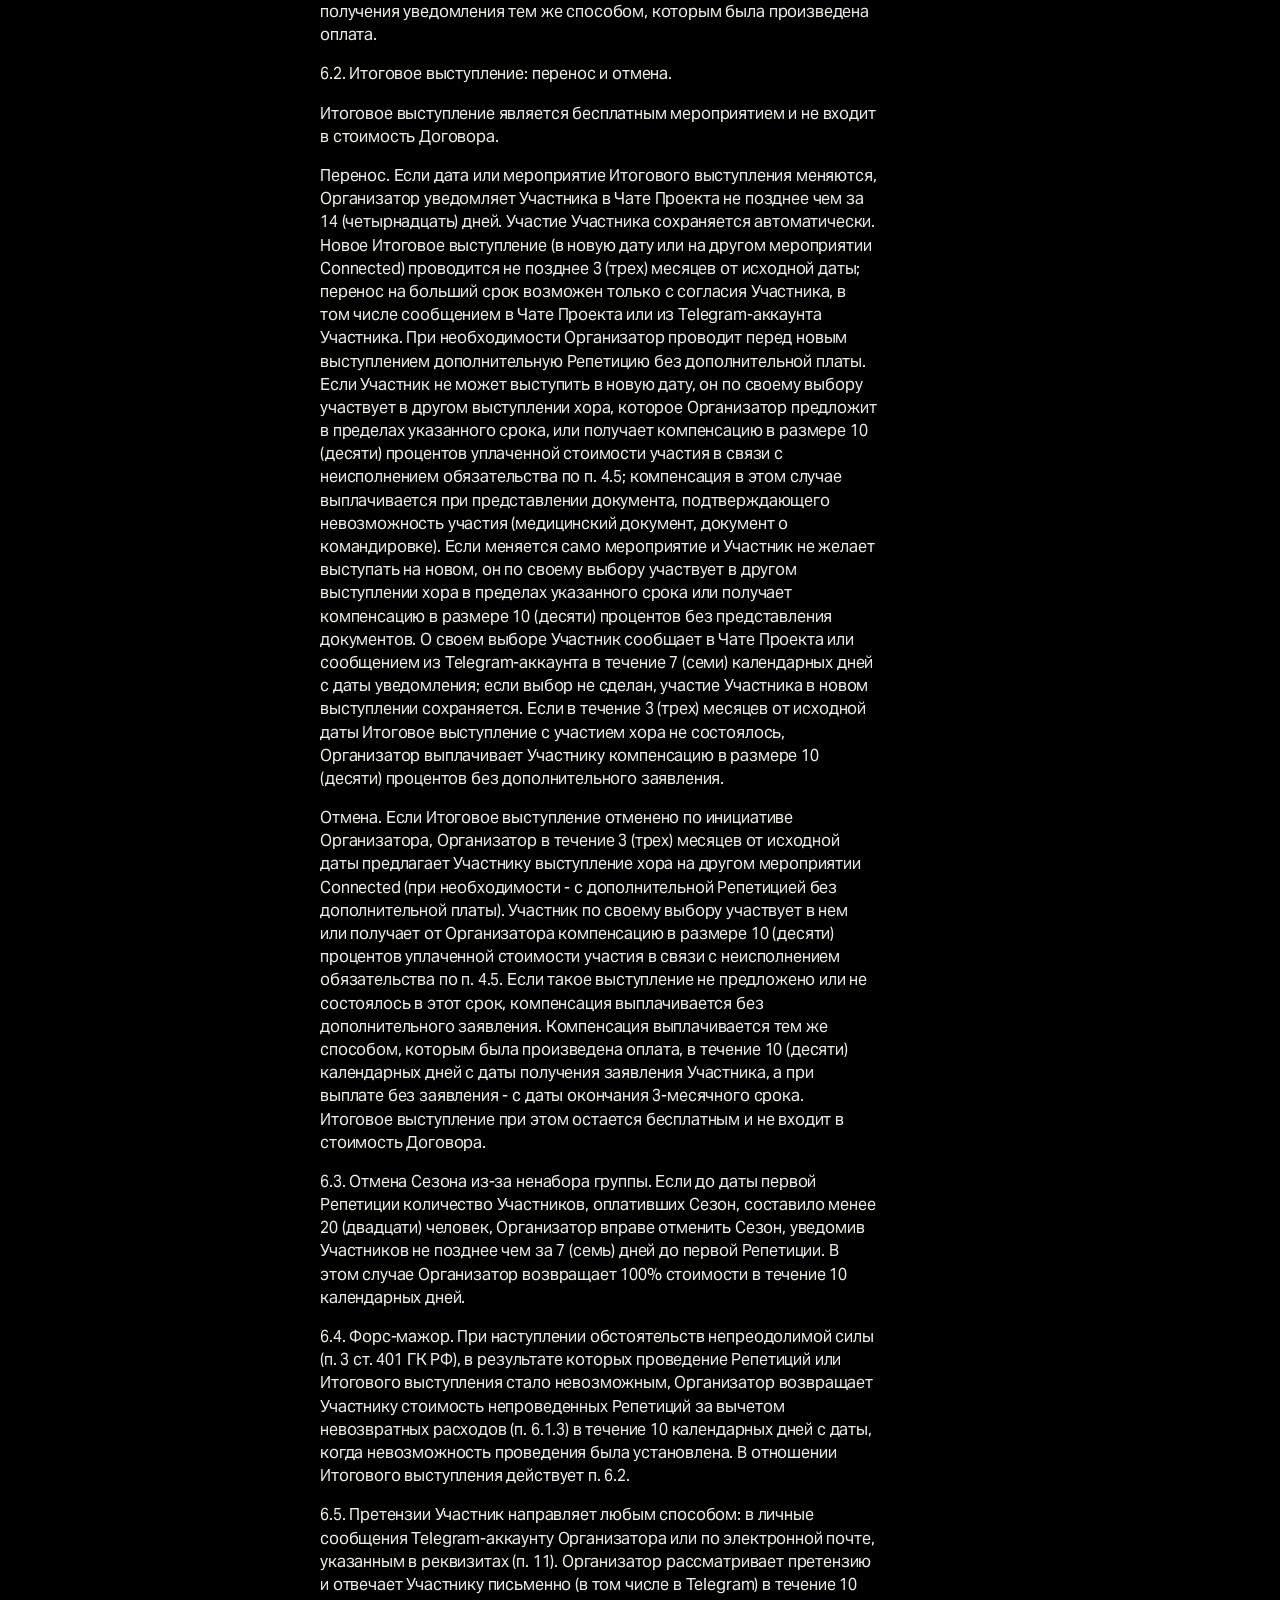
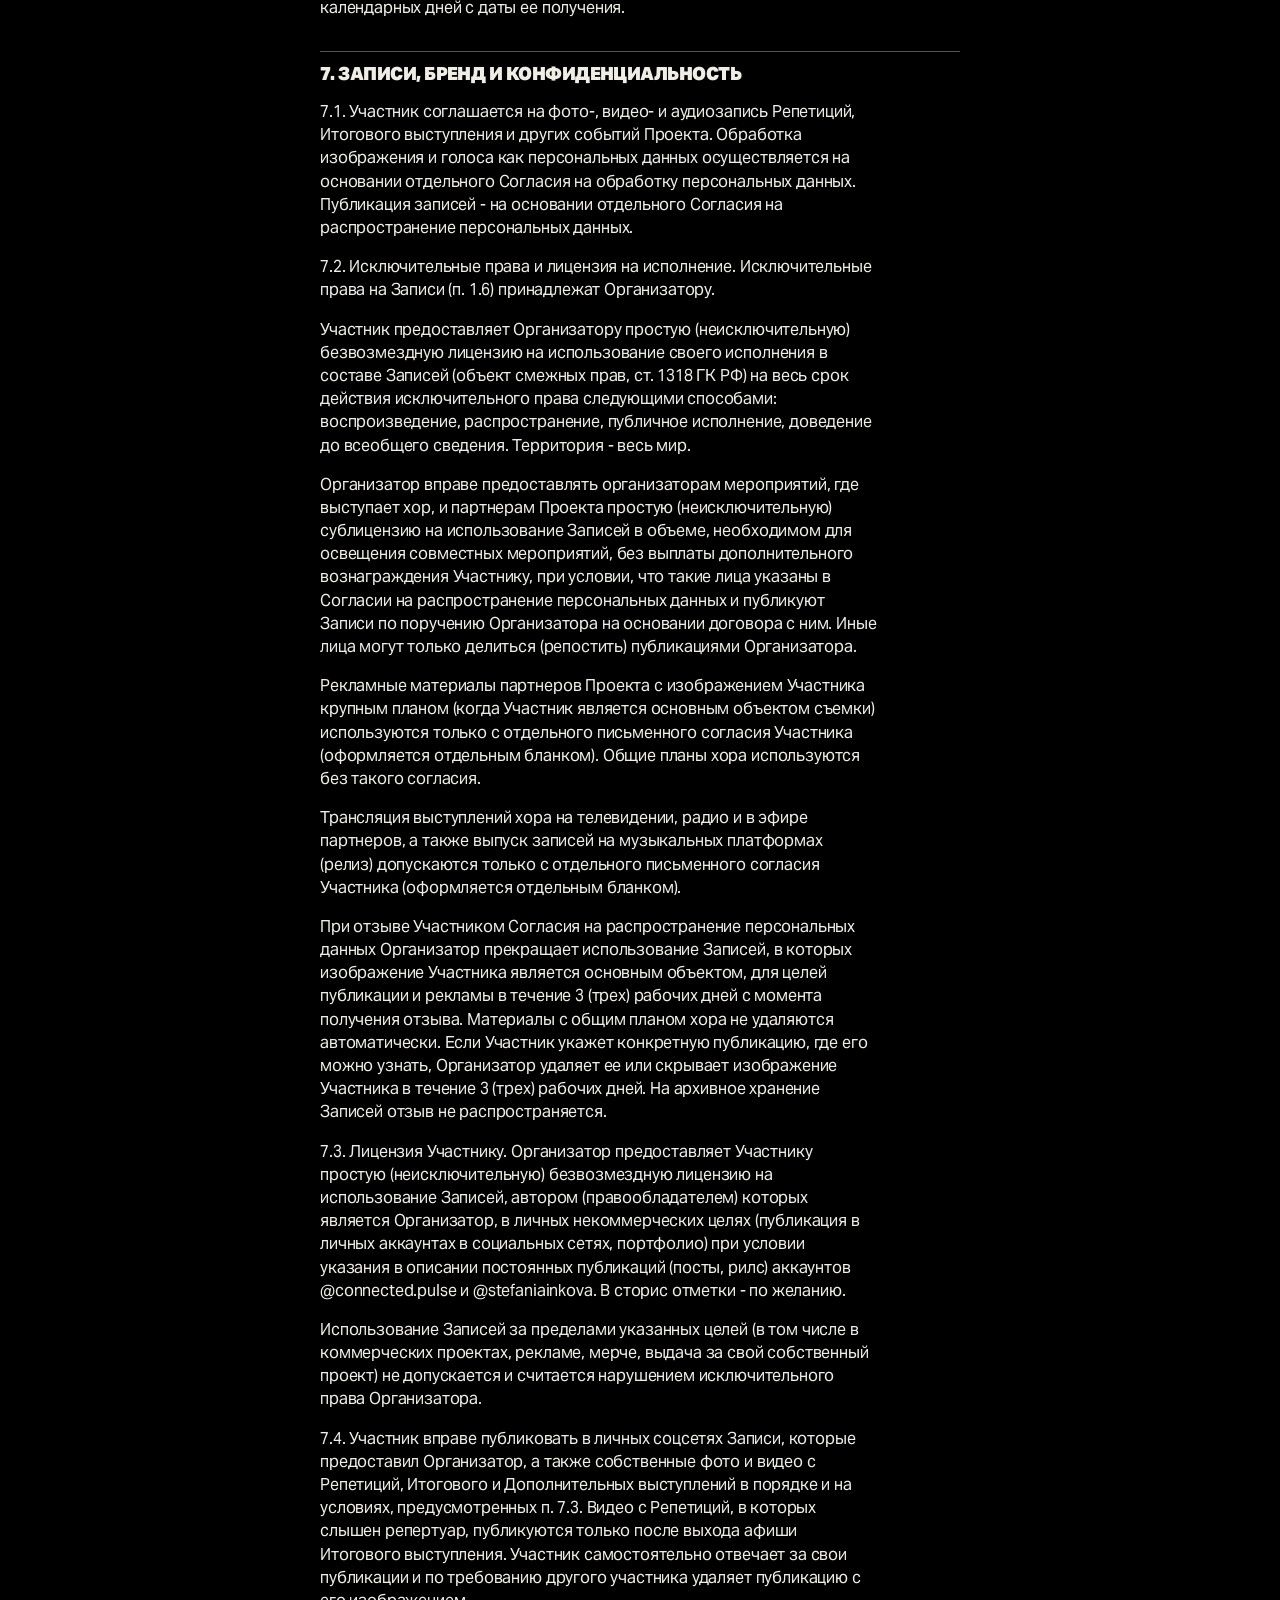
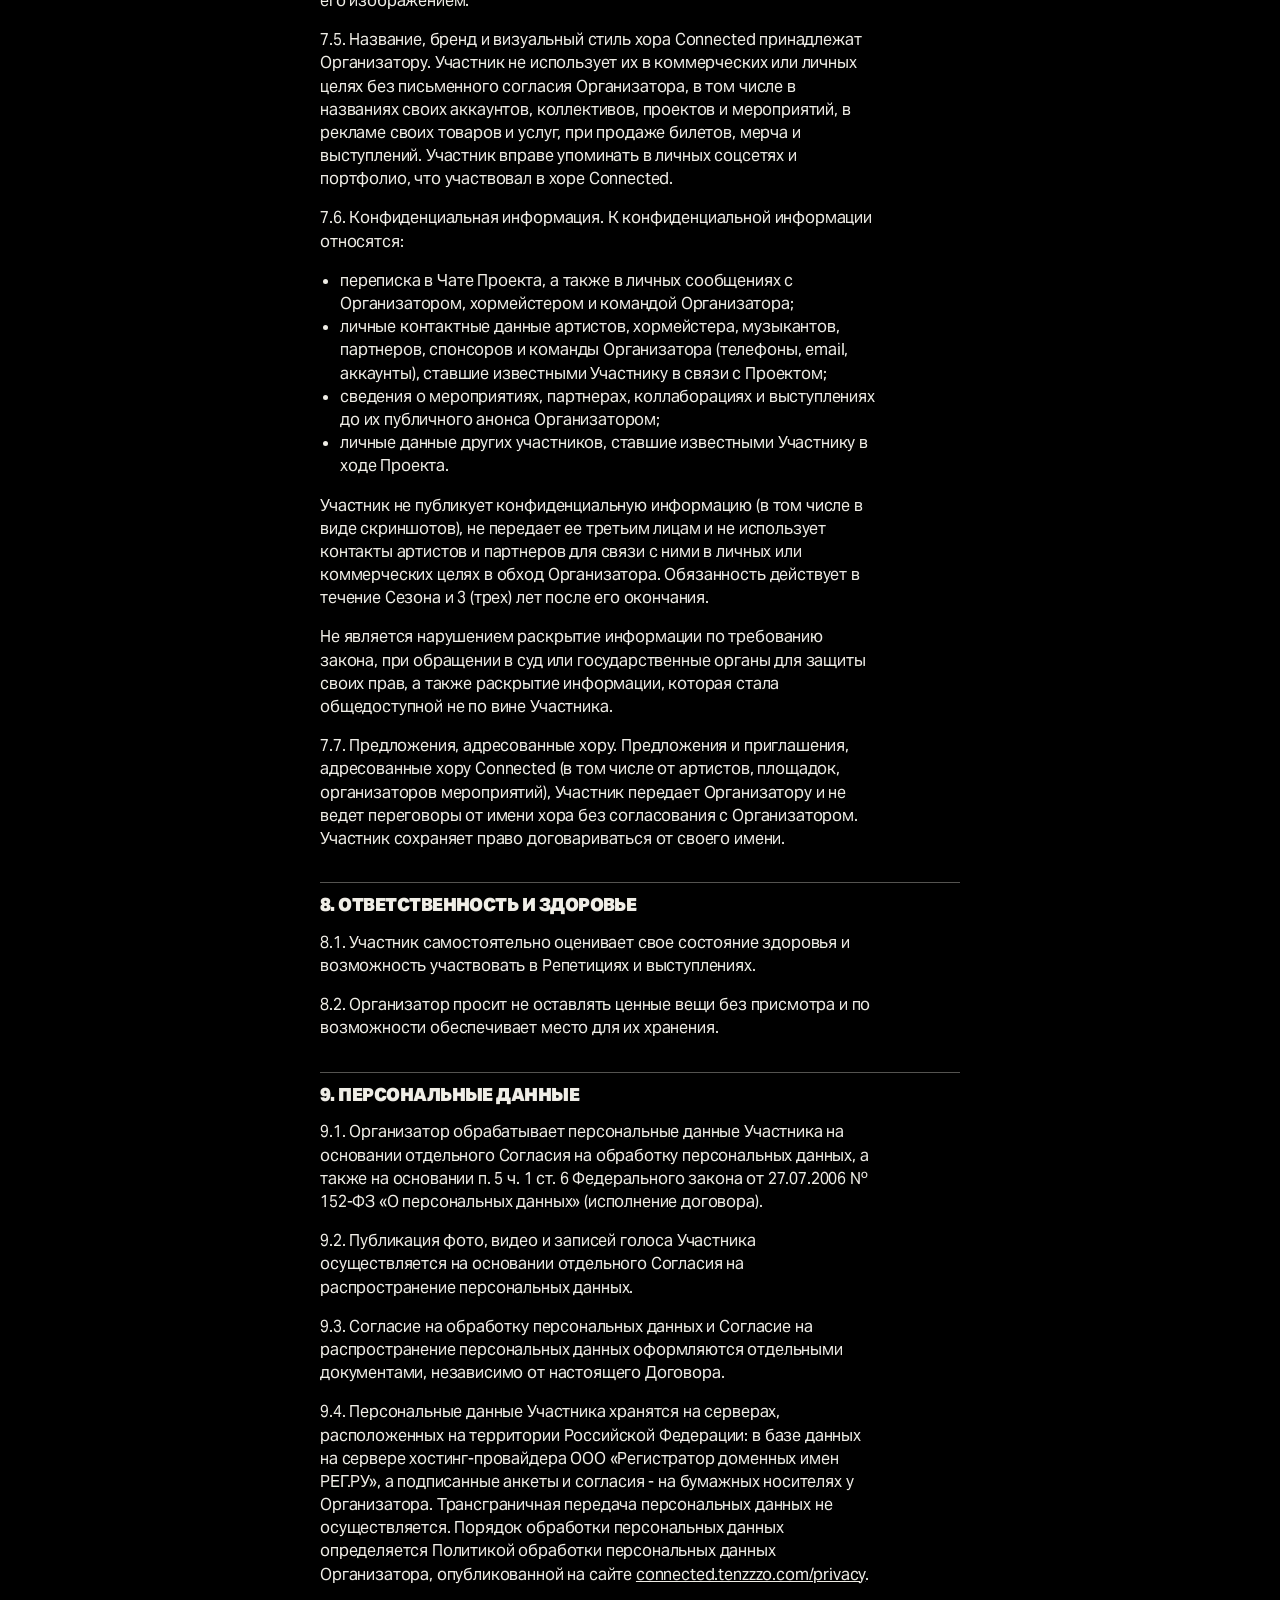
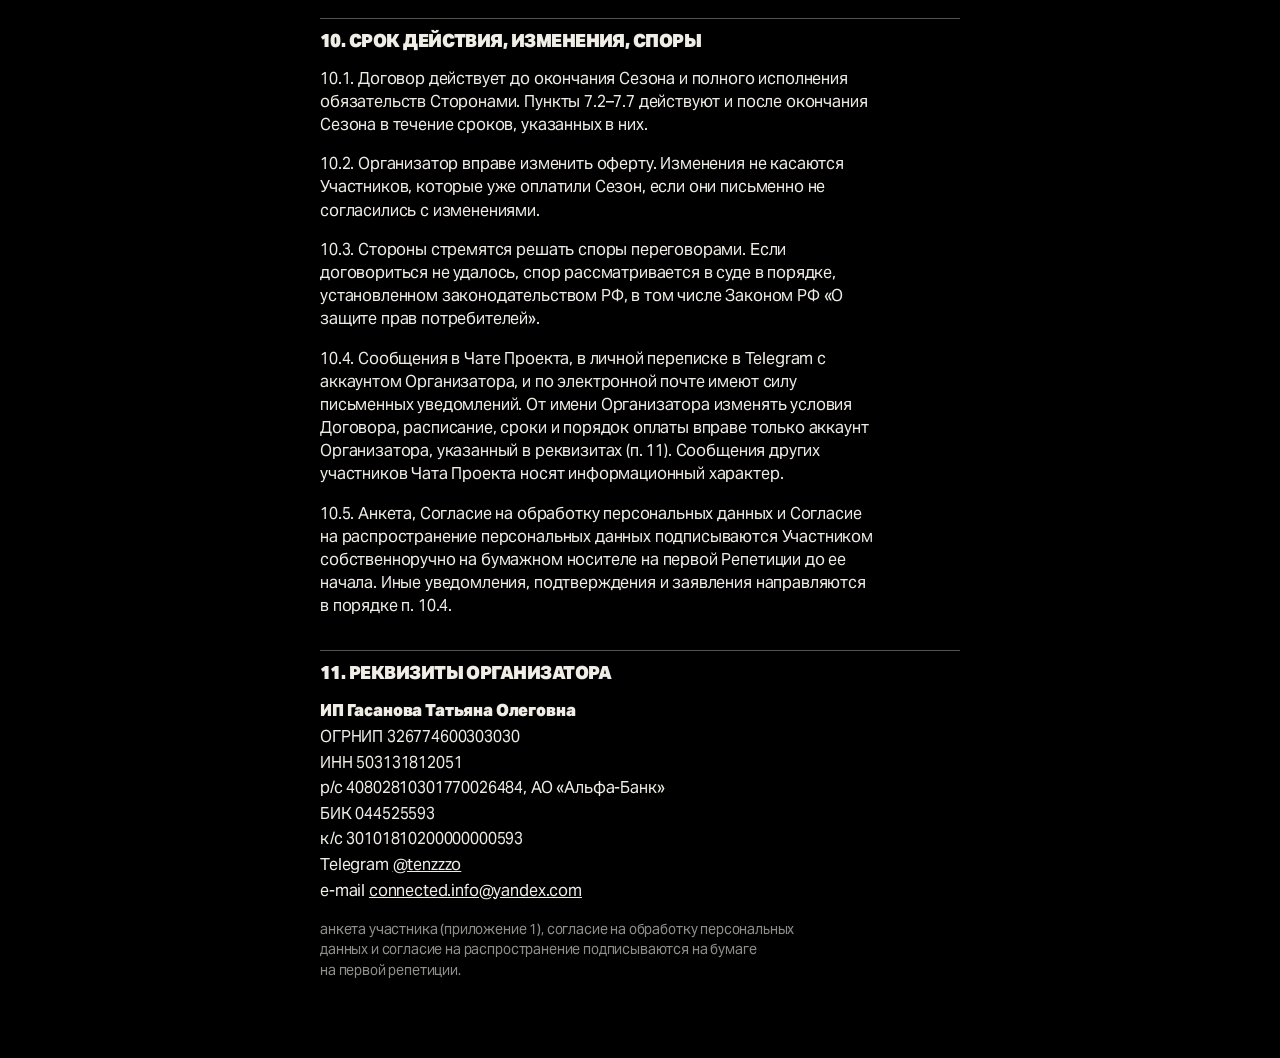
<file: choir/offer/index.html>
<!doctype html>
<html lang="ru">
<head>
<meta charset="utf-8">
<meta name="viewport" content="width=device-width, initial-scale=1, viewport-fit=cover">
<meta property="og:site_name" content="CONNECTED">
<meta property="og:type" content="website">
<meta property="og:url" content="https://connected.tenzzzo.com/choir/offer/">
<meta property="og:title" content="CONNECTED оферта хора">
<meta property="og:description" content="договор-оферта на участие в хоре connected">
<meta property="og:image" content="https://connected.tenzzzo.com/img/og/co.jpg">
<meta property="og:image:width" content="1080">
<meta property="og:image:height" content="1080">
<meta name="twitter:card" content="summary_large_image">
<meta name="cx-build" content="55468433f400b40d7dda0fd6db49c3d4ef2f28c4">
<link rel="preload" href="../../fonts/aktiv-400.woff2" as="font" type="font/woff2" crossorigin>
<link rel="preload" href="../../fonts/aktiv-900.woff2" as="font" type="font/woff2" crossorigin>
<title>CONNECTED оферта хора</title>
<meta name="description" content="договор-оферта на участие в хоре connected">
<meta name="robots" content="noindex">
<link rel="icon" href="../../logo/star-yellow.svg?v=bc19c5d7">
<style>
@font-face{font-family:"Aktiv Grotesk";src:url("../../fonts/aktiv-400.woff2") format("woff2");font-weight:400;font-display:block}
@font-face{font-family:"Aktiv Grotesk";src:url("../../fonts/aktiv-900.woff2") format("woff2");font-weight:900;font-display:block}
/* документ: черное поле, узкая колонка текста */
:root{color-scheme:dark;--c-black:#000;--c-paper:#efede6;--line:rgba(239,237,230,.35);--font-grotesk:"Aktiv Grotesk","Helvetica Neue",Arial,sans-serif}
*,*::before,*::after{box-sizing:border-box}
body{margin:0;background:var(--c-black);color:var(--c-paper);font:400 16px/1.45 var(--font-grotesk);letter-spacing:-.01em;-webkit-font-smoothing:antialiased}
a{color:inherit}
.page{max-width:680px;margin:0 auto;padding:40px 20px 64px}
.back{font:900 12px/1 var(--font-grotesk);text-transform:uppercase;text-decoration:none;opacity:.6}
h1{margin:24px 0 8px;font:900 clamp(30px,8vw,44px)/.92 var(--font-grotesk);letter-spacing:-.05em}
h2{margin:32px 0 8px;padding-top:12px;border-top:1.5px solid var(--line);font:900 18px/1.1 var(--font-grotesk);letter-spacing:-.03em;text-transform:uppercase}
p,li{max-width:62ch}
ul{padding-left:20px}
.date{opacity:.6;font-size:14px}
.tbl{overflow-x:auto;margin:12px 0}
table{width:100%;border-collapse:collapse;font-size:15px}
th,td{padding:8px 10px 8px 0;border-top:1px solid var(--line);text-align:left;vertical-align:top}
th{font-weight:900}
.req{line-height:1.6}
</style>
<script>
(function(m,e,t,r,i,k,a){m[i]=m[i]||function(){(m[i].a=m[i].a||[]).push(arguments)};m[i].l=1*new Date();
for(var j=0;j<document.scripts.length;j++){if(document.scripts[j].src===r){return;}}
k=e.createElement(t),a=e.getElementsByTagName(t)[0],k.async=1,k.src=r,a.parentNode.insertBefore(k,a)})
(window,document,'script','https://mc.yandex.ru/metrika/tag.js?id=113656648','ym');
ym(113656648,'init',{ssr:true,webvisor:true,clickmap:true,trackHash:true,trackLinks:true,accurateTrackBounce:true});
// цели: tickets (кнопка билетов), anketa (анкеты, хор, сотрудничество, secret list), telegram (остальные ссылки на t.me),
// event_open (открыли ивент в афише). в параметрах цели: какой ивент или куда ведет ссылка
document.addEventListener('click',function(ev){
  var t=ev.target.closest?ev.target:ev.target.parentNode,ev_=t.closest('.event'),a=t.closest('a[href]');
  var title=ev_&&ev_.querySelector('.event__title');title=title?title.textContent.replace(/\u00ad/g,'').trim():'';
  function goal(g,p){try{ym(113656648,'reachGoal',g,p);}catch(e){}}
  if(!a){if(ev_&&!t.closest('.sheet'))goal('event_open',{event:title});return;}
  var h=a.href;
  if(a.classList.contains('event__buy')||/ticketscloud\./.test(h))goal('tickets',{event:title||h});
  else if(/t\.me\/lovetoconnected\/9|t\.me\/tenzosecretlist_bot|docs\.google\.com\/forms|connected-talents|\/(join|collab|choir)\//.test(h))goal('anketa',{link:h.split('?')[0]});
  else if(/\/\/t\.me\//.test(h))goal('telegram',{link:h.split('?')[0]});
},true);
</script>
<noscript><div><img src="https://mc.yandex.ru/watch/113656648" style="position:absolute;left:-9999px" alt=""></div></noscript>
<script>
document.addEventListener('click',function(ev){
  var a=ev.target.closest&&ev.target.closest('a.nav__back');
  if(!a||ev.metaKey||ev.ctrlKey||ev.shiftKey)return;
  var r=document.referrer;
  if(r&&r.indexOf(location.origin+'/')===0&&r.split('#')[0]!==location.href.split('#')[0]&&history.length>1){ev.preventDefault();history.back();}
});
</script>
</head>
<body>


<main class="page">
  <a class="back" href="../">← к хору</a>
  <h1>договор-оферта на&nbsp;участие в&nbsp;хоре connected</h1>
  <p class="date">№ ХОР-2 · редакция от 09.11.2026 · г. Москва</p>
  <p>Индивидуальный предприниматель Гасанова Татьяна Олеговна (ОГРНИП 326774600303030, ИНН 503131812051), далее «Организатор», публикует настоящую оферту о заключении договора с физическими лицами (далее «Участник») на изложенных ниже условиях.</p>
  <p>Договор заключается оплатой участия (акцепт оферты, п. 3 ст. 438 ГК РФ) и считается заключенным с момента поступления оплаты Организатору. Оплачивая участие, Участник подтверждает, что ознакомился с офертой, принимает ее условия и что ему исполнилось 18 лет. Анкета (Приложение 1) подписывается на первой Репетиции и подтверждает заключение Договора в письменной форме.</p>
  <p>Участником может быть только лицо, достигшее 18 лет.</p>
  <h2>1. Термины</h2>
  <p>1.1. Проект - творческий хоровой проект Connected: серия репетиций хора под руководством хормейстера, которого назначает Организатор, и итоговое выступление хора.</p>
  <p>1.2. Сезон - период участия в Проекте: с 09.11.2026 по 17.12.2026.</p>
  <p>1.3. Репетиции - групповые занятия хора по расписанию, которое Организатор публикует в Чате Проекта. Сезон включает 4 (четыре) основные Репетиции продолжительностью около 2 (двух) часов каждая. Даты, время и адреса Репетиций (репетиционные площадки в Москве могут меняться) Организатор публикует в Чате Проекта не позднее чем за 7 (семь) дней до Репетиции.</p>
  <p>Организатор может проводить дополнительные Репетиции сверх четырех основных; они проводятся без дополнительной оплаты и не учитываются при определении стоимости услуг.</p>
  <p>Перед Итоговым выступлением Организатор проводит Финальную репетицию с музыкантами. Она проводится в вечернее время, в том числе в будний день; дату и время Организатор сообщает в Чате Проекта не позднее чем за 7 (семь) дней. Финальная репетиция проводится без дополнительной оплаты, не относится к основным Репетициям и не учитывается при определении стоимости услуг и расчете возврата. На нее приглашаются Участники, допущенные к Итоговому выступлению или проходящие повторную проверку (п. 5.3).</p>
  <p>1.4. Итоговое выступление - выступление хора на мероприятии Apartment Jazz by Connected Sessions 17.12.2026 (площадка «Нюанс», Москва), которое также указывается в Анкете Участника. Итоговое выступление является бесплатным мероприятием для допущенных Участников и не входит в стоимость Договора. Организатор обеспечивает площадку, звуковое и световое оборудование, микрофоны для хора, работу музыкантов, проход Участника и одного (1) гостя.</p>
  <p>Организатор вправе перенести дату или изменить мероприятие в порядке, предусмотренном п. 6.2.</p>
  <p>1.5. Чат Проекта - группа в Telegram, через которую Организатор сообщает расписание, материалы и изменения.</p>
  <p>1.6. Записи - фото, видео и аудиозаписи, сделанные Организатором или по его поручению на Репетициях, Итоговом выступлении и других событиях Проекта. Исключительные права на Записи принадлежат Организатору.</p>
  <p>1.7. Дополнительное выступление - выступление хора во время Сезона, кроме Итогового: на мероприятии другого артиста, на телевидении, в съемке и т. п. Подробности - в п. 5.11.</p>
  <p>1.8. Вокальная партия - нотный и/или аудиоматериал (вокальная партия), написанный хормейстером под голосовой тип Участника (сопрано, альт, тенор, бас) с учетом состава хора в текущем Сезоне.</p>
  <h2>2. Предмет договора</h2>
  <p>2.1. Организатор оказывает Участнику комплекс услуг по организации участия в Проекте:</p>
  <ul>
  <li>подготовка Вокальной партии (п. 1.8);</li>
  <li>проведение Репетиций (групповых занятий хора);</li>
  <li>предоставление репетиционного помещения, музыкального материала и материалов для самостоятельной подготовки.</li>
  </ul>
  <p>Итоговое выступление является бесплатным для допущенных Участников и не входит в стоимость Договора; Организатор предоставляет возможность участия в нем на условиях п. 4.5 и 6.2.</p>
  <p>2.2. Проект является творческим досуговым проектом и не является образовательной программой: по его итогам не проводится аттестация и не выдаются документы об обучении.</p>
  <h2>3. Стоимость и оплата</h2>
  <p>3.1. Стоимость участия за Сезон складывается из оплаты 4 (четырех) основных Репетиций:</p>
  <div class="tbl"><table><thead><tr><th>Услуга</th><th>Доля стоимости</th></tr></thead><tbody><tr><td>Каждая из 4 (четырех) основных Репетиций</td><td>25% (всего 100%)</td></tr><tr><td>Итого</td><td>100%</td></tr></tbody></table></div>
  <p>Общая стоимость определяется в зависимости от тарифа Участника:</p>
  <div class="tbl"><table><thead><tr><th>Тариф</th><th>Стоимость</th><th>Критерий</th></tr></thead><tbody><tr><td>Новичок</td><td>10 000 ₽</td><td>Участник, который ранее не оплачивал участие в Сезонах хора Connected</td></tr><tr><td>Повторный</td><td>7 500 ₽</td><td>Участник, оплативший участие хотя бы в одном предыдущем Сезоне хора Connected</td></tr><tr><td>Комьюнити</td><td>5 000 ₽</td><td>Участник, состоявший в закрытом Telegram-чате комьюнити Connected «CONNECTED | Moscow Chat» на дату публикации настоящей редакции оферты</td></tr></tbody></table></div>
  <p>Соответствие критериям тарифов «Новичок» и «Повторный» определяется на дату акцепта, тарифа «Комьюнити» - на дату публикации настоящей редакции оферты. Исключение Участника из Telegram-чата «CONNECTED | Moscow Chat» после этой даты не лишает его права на тариф «Комьюнити». Соответствие критериям Организатор проверяет самостоятельно по своим данным (списки участников прошлых Сезонов, состав Telegram-чата «CONNECTED | Moscow Chat»). Участник вправе дополнительно подтвердить соответствие скриншотом или иным способом, но не обязан этого делать. Чат Проекта (п. 1.5) для тарифа «Комьюнити» не учитывается.</p>
  <p>3.2. Оплата производится единовременно, полностью до первой Репетиции Сезона, по ссылке на оплату или по реквизитам Организатора. Организатор выдает кассовый чек.</p>
  <p>3.3. Сценический образ (одежда, обувь) Участник обеспечивает за свой счет. Если Организатор устанавливает дресс-код, требующий покупки одежды или обуви, он сообщает об этом до оплаты участия. Дресс-код, установленный после оплаты, должен быть выполним из обычной одежды Участника и не требовать покупок; если он все же требует покупки, Участник вправе отказаться от Договора с возвратом стоимости непроведенных Репетиций без удержания расходов по п. 6.1.3.</p>
  <p>3.4. Итоговое выступление является бесплатным, его стоимость не входит в цену Договора. Вознаграждение за участие в Итоговом выступлении и Дополнительных выступлениях Участнику не выплачивается, если иное не предусмотрено отдельным договором (п. 5.12).</p>
  <h2>4. Обязанности Организатора</h2>
  <p>4.1. Подготовить и направить Участнику Вокальную партию не позднее даты первой Репетиции.</p>
  <p>4.2. Провести основные Репетиции в течение Сезона в даты, опубликованные в Чате Проекта по п. 1.3, с учетом переносов по п. 4.3.</p>
  <p>4.3. Если Репетиция переносится или отменяется по инициативе Организатора, он сообщает об этом не позднее чем за 24 (двадцать четыре) часа, кроме случаев форс-мажора. Если Участник не может присутствовать на перенесенной Репетиции, это не считается пропуском по вине Участника, и он по своему выбору получает: материалы для самостоятельной подготовки (ноты, аудиопартии, а при наличии технической возможности - запись Репетиции) или возврат стоимости этой Репетиции (25% стоимости участия) без удержания расходов, в том числе указанных в п. 6.1.3, в течение 10 (десяти) календарных дней с даты, когда Участник сообщил о своем выборе. Если отмененная Репетиция не проведена в другой день в течение Сезона, Организатор возвращает ее стоимость (25% стоимости участия) без удержания расходов в течение 10 (десяти) календарных дней с даты получения заявления Участника. Заявление направляется после окончания Сезона в пределах срока исковой давности (3 года) в порядке п. 10.4. При отмене Репетиции из-за обстоятельств непреодолимой силы действует п. 6.4.</p>
  <p>4.4. Предоставить Участнику материалы для подготовки: тексты, аудиопартии, ноты, а при наличии технической возможности - записи Репетиций.</p>
  <p>4.5. Предоставить Участнику возможность принять участие в Итоговом выступлении при соблюдении условий допуска (п. 5.3).</p>
  <h2>5. Правила участия</h2>
  <p>5.1. Участник приходит на Репетиции вовремя. Если не может прийти, предупреждает Организатора в Чате Проекта.</p>
  <p>5.2. Пропуск Репетиции. Если Участник пропустил Репетицию, она считается оказанной (проведена по расписанию, материалы предоставлены). Организатор предоставляет материалы для самостоятельной подготовки (ноты, аудиопартии), а при наличии технической возможности - запись Репетиции. Стоимость пропущенной Репетиции не возвращается, кроме случая, указанного в абзаце втором настоящего пункта.</p>
  <p>Если пропуск вызван болезнью, подтвержденной медицинским документом, Участник вправе в течение 3 (трех) рабочих дней с даты пропущенной Репетиции выбрать один из вариантов. Медицинский документ (фото или скан) представляется в тот же срок в Чате Проекта или в личных сообщениях Организатору; без документа пропуск считается пропуском без уважительной причины. Если выбор не сделан в этот срок, Участник получает материалы для подготовки. Варианты:</p>
  <ul>
  <li>получить материалы для подготовки и (при наличии технической возможности) запись Репетиции;</li>
  <li>получить возврат стоимости пропущенной Репетиции (п. 3.1) за вычетом доли фактических расходов Организатора на эту Репетицию: сумма аренды помещения за эту Репетицию, деленная на количество Участников, оплативших Сезон. Расчет с подтверждающими документами Организатор направляет Участнику вместе с возвратом. Возврат производится в течение 10 (десяти) календарных дней с даты, когда Участник выбрал возврат и представил медицинский документ.</li>
  </ul>
  <p>5.3. Допуск к Итоговому выступлению. Участник допускается к Итоговому выступлению, если знает наизусть текст и свою партию.</p>
  <p>Проверка проводится в два этапа:</p>
  <ul>
  <li>на третьей основной Репетиции - контрольный прогон. Хормейстер дает Участнику письменные замечания о том, что нужно доработать;</li>
  <li>на четвертой (последней) основной Репетиции - итоговая проверка в составе хора.</li>
  </ul>
  <p>Решение о допуске принимает хормейстер совместно с Организатором и сообщает его Участнику в день четвертой Репетиции. При недопуске Участник вправе пройти повторную проверку до даты Итогового выступления по согласованию с хормейстером. К моменту решения о допуске все оплаченные Репетиции проведены. Недопуск к бесплатному Итоговому выступлению не является основанием для возврата их стоимости.</p>
  <p>5.4. В день Итогового выступления Участник прибывает к времени сбора, указанному Организатором, и выполняет указания ответственного лица Организатора по организационным вопросам. Если Участник не явился на Итоговое выступление без уважительной причины или был отстранен (п. 5.10) - стоимость проведенных Репетиций не возвращается.</p>
  <p>5.5. Участники хора не проходят в гримерку. За сценой Участник находится только в зоне, определенной Организатором, и только на время сбора, подготовки к выходу и выступления. Гости Участника за сцену не проходят.</p>
  <p>5.6. Участник не приходит на Репетиции и выступления в состоянии опьянения и не употребляет алкоголь в день выступления до его окончания.</p>
  <p>5.7. Сценический образ (лук, прическу) Участник согласует с Организатором заранее, если Организатор установил дресс-код.</p>
  <p>5.8. Участник не передает третьим лицам материалы Проекта: аранжировки, ноты, аудиопартии и записи Репетиций, если это не связано с подготовкой в рамках Проекта.</p>
  <p>5.9. Участник бережно относится к имуществу площадки и Организатора и возмещает ущерб, причиненный по его вине.</p>
  <p>5.10. Прекращение участия по инициативе Организатора. Организатор вправе отказаться от Договора в одностороннем порядке (п. 2 ст. 782 ГК РФ) в следующих случаях:</p>
  <ul>
  <li>Участник пришел на Репетицию или выступление в состоянии опьянения;</li>
  <li>оскорблял участников, команду Организатора или гостей, угрожал им, применял к ним насилие или домогался их;</li>
  <li>повредил имущество площадки или Организатора;</li>
  <li>сорвал Репетицию или выступление;</li>
  <li>разгласил конфиденциальную информацию (п. 7.6);</li>
  <li>повторно нарушил правила раздела 5 (кроме п. 5.1) после письменного предупреждения в Чате Проекта.</li>
  </ul>
  <p>В этих случаях Организатор уведомляет Участника письменно и возвращает стоимость непрошедших Репетиций (п. 6.1.2) за вычетом стоимости подтвержденного ущерба, причиненного Участником. Стоимость уже оказанных услуг не возвращается.</p>
  <p>Временно не допустить Участника к конкретной Репетиции или выступлению в состоянии опьянения - допустимо. Пропуск в этом случае считается пропуском по вине Участника.</p>
  <p>5.11. Дополнительные выступления. Во время Сезона Организатор может предложить хору Дополнительное выступление. Участие добровольное и безвозмездное.</p>
  <p>Организатор сообщает в Чате Проекта дату, место, формат и другую информацию. Участник самостоятельно решает, участвовать ли, и подтверждает участие. Отказ не влияет на допуск к Итоговому выступлению.</p>
  <p>Подтверждая участие, Участник дает согласие на запись этого выступления в соответствии с Согласием на распространение персональных данных. Если выступление предполагает съемку, трансляцию или иные способы использования, о которых не сказано в Согласии на распространение, Организатор запрашивает отдельное подтверждение в Чате Проекта или сообщением из Telegram-аккаунта Участника.</p>
  <p>Состав участников для каждого Дополнительного выступления определяет Организатор совместно с хормейстером.</p>
  <p>5.12. Оплачиваемые выступления. Организатор может предлагать Участникам участие в оплачиваемых выступлениях (корпоративы, концерты по заказу третьих лиц). Такие выступления не входят в стоимость Сезона, не гарантируются и оформляются отдельным договором с фиксированным вознаграждением Участника.</p>
  <p>5.13. Основной состав. Организатор вправе на основе творческого отбора совместно с хормейстером формировать постоянный состав участников для оплачиваемых выступлений. Отбор осуществляется на усмотрение Организатора, не гарантируется и не является обязательством.</p>
  <h2>6. Отказ от Договора и возврат</h2>
  <p>6.1. Отказ Участника. Участник вправе отказаться от Договора в любое время, направив письменное уведомление Организатору (в Чате Проекта, в личных сообщениях Telegram-аккаунту Организатора или по электронной почте).</p>
  <p>6.1.1. Отказ до первой Репетиции. Организатор возвращает 100% уплаченной суммы в течение 10 календарных дней. Если Участник отказывается подписать Анкету на первой Репетиции, это считается отказом от Договора до первой Репетиции.</p>
  <p>6.1.2. Отказ после начала Сезона. Из уплаченной суммы удерживается стоимость услуг, которые уже были оказаны Участнику до даты получения уведомления:</p>
  <div class="tbl"><table><thead><tr><th>Услуга</th><th>Доля стоимости</th><th>Считается оказанной</th></tr></thead><tbody><tr><td>Каждая проведенная основная Репетиция</td><td>25%</td><td>с даты проведения Репетиции по расписанию</td></tr></tbody></table></div>
  <p>Если Участник пропустил основную Репетицию по п. 5.2, услуга считается оказанной, кроме случая болезни (абзац второй п. 5.2). Стоимость такой Репетиции возвращается в порядке п. 5.2 (за вычетом доли расходов), если Участник не получил ее ранее.</p>
  <p>Услуги, которые не были оказаны на дату уведомления (непроведенные основные Репетиции), возвращаются в полном объеме.</p>
  <p>Дополнительные Репетиции (сверх четырех основных) и Финальная репетиция не учитываются при расчете возврата.</p>
  <p>6.1.3. Невозвратные расходы. Дополнительно к удержанию по п. 6.1.2 Организатор вправе удержать документально подтвержденные расходы, которые были понесены в связи с непроведенными Репетициями, но отмена которых невозможна (депозиты площадок, предоплата подрядчикам). Если такие расходы отсутствуют или не подтверждены - они не удерживаются.</p>
  <p>Организатор предоставляет Участнику расчет возврата с указанием оказанных услуг и приложением документов по невозвратным расходам (при наличии) в течение 10 календарных дней.</p>
  <p>6.1.4. Возврат производится в течение 10 календарных дней с даты получения уведомления тем же способом, которым была произведена оплата.</p>
  <p>6.2. Итоговое выступление: перенос и отмена.</p>
  <p>Итоговое выступление является бесплатным мероприятием и не входит в стоимость Договора.</p>
  <p>Перенос. Если дата или мероприятие Итогового выступления меняются, Организатор уведомляет Участника в Чате Проекта не позднее чем за 14 (четырнадцать) дней. Участие Участника сохраняется автоматически. Новое Итоговое выступление (в новую дату или на другом мероприятии Connected) проводится не позднее 3 (трех) месяцев от исходной даты; перенос на больший срок возможен только с согласия Участника, в том числе сообщением в Чате Проекта или из Telegram-аккаунта Участника. При необходимости Организатор проводит перед новым выступлением дополнительную Репетицию без дополнительной платы. Если Участник не может выступить в новую дату, он по своему выбору участвует в другом выступлении хора, которое Организатор предложит в пределах указанного срока, или получает компенсацию в размере 10 (десяти) процентов уплаченной стоимости участия в связи с неисполнением обязательства по п. 4.5; компенсация в этом случае выплачивается при представлении документа, подтверждающего невозможность участия (медицинский документ, документ о командировке). Если меняется само мероприятие и Участник не желает выступать на новом, он по своему выбору участвует в другом выступлении хора в пределах указанного срока или получает компенсацию в размере 10 (десяти) процентов без представления документов. О своем выборе Участник сообщает в Чате Проекта или сообщением из Telegram-аккаунта в течение 7 (семи) календарных дней с даты уведомления; если выбор не сделан, участие Участника в новом выступлении сохраняется. Если в течение 3 (трех) месяцев от исходной даты Итоговое выступление с участием хора не состоялось, Организатор выплачивает Участнику компенсацию в размере 10 (десяти) процентов без дополнительного заявления.</p>
  <p>Отмена. Если Итоговое выступление отменено по инициативе Организатора, Организатор в течение 3 (трех) месяцев от исходной даты предлагает Участнику выступление хора на другом мероприятии Connected (при необходимости - с дополнительной Репетицией без дополнительной платы). Участник по своему выбору участвует в нем или получает от Организатора компенсацию в размере 10 (десяти) процентов уплаченной стоимости участия в связи с неисполнением обязательства по п. 4.5. Если такое выступление не предложено или не состоялось в этот срок, компенсация выплачивается без дополнительного заявления. Компенсация выплачивается тем же способом, которым была произведена оплата, в течение 10 (десяти) календарных дней с даты получения заявления Участника, а при выплате без заявления - с даты окончания 3-месячного срока. Итоговое выступление при этом остается бесплатным и не входит в стоимость Договора.</p>
  <p>6.3. Отмена Сезона из-за ненабора группы. Если до даты первой Репетиции количество Участников, оплативших Сезон, составило менее 20 (двадцати) человек, Организатор вправе отменить Сезон, уведомив Участников не позднее чем за 7 (семь) дней до первой Репетиции. В этом случае Организатор возвращает 100% стоимости в течение 10 календарных дней.</p>
  <p>6.4. Форс-мажор. При наступлении обстоятельств непреодолимой силы (п. 3 ст. 401 ГК РФ), в результате которых проведение Репетиций или Итогового выступления стало невозможным, Организатор возвращает Участнику стоимость непроведенных Репетиций за вычетом невозвратных расходов (п. 6.1.3) в течение 10 календарных дней с даты, когда невозможность проведения была установлена. В отношении Итогового выступления действует п. 6.2.</p>
  <p>6.5. Претензии Участник направляет любым способом: в личные сообщения Telegram-аккаунту Организатора или по электронной почте, указанным в реквизитах (п. 11). Организатор рассматривает претензию и отвечает Участнику письменно (в том числе в Telegram) в течение 10 календарных дней с даты ее получения.</p>
  <h2>7. Записи, бренд и конфиденциальность</h2>
  <p>7.1. Участник соглашается на фото-, видео- и аудиозапись Репетиций, Итогового выступления и других событий Проекта. Обработка изображения и голоса как персональных данных осуществляется на основании отдельного Согласия на обработку персональных данных. Публикация записей - на основании отдельного Согласия на распространение персональных данных.</p>
  <p>7.2. Исключительные права и лицензия на исполнение. Исключительные права на Записи (п. 1.6) принадлежат Организатору.</p>
  <p>Участник предоставляет Организатору простую (неисключительную) безвозмездную лицензию на использование своего исполнения в составе Записей (объект смежных прав, ст. 1318 ГК РФ) на весь срок действия исключительного права следующими способами: воспроизведение, распространение, публичное исполнение, доведение до всеобщего сведения. Территория - весь мир.</p>
  <p>Организатор вправе предоставлять организаторам мероприятий, где выступает хор, и партнерам Проекта простую (неисключительную) сублицензию на использование Записей в объеме, необходимом для освещения совместных мероприятий, без выплаты дополнительного вознаграждения Участнику, при условии, что такие лица указаны в Согласии на распространение персональных данных и публикуют Записи по поручению Организатора на основании договора с ним. Иные лица могут только делиться (репостить) публикациями Организатора.</p>
  <p>Рекламные материалы партнеров Проекта с изображением Участника крупным планом (когда Участник является основным объектом съемки) используются только с отдельного письменного согласия Участника (оформляется отдельным бланком). Общие планы хора используются без такого согласия.</p>
  <p>Трансляция выступлений хора на телевидении, радио и в эфире партнеров, а также выпуск записей на музыкальных платформах (релиз) допускаются только с отдельного письменного согласия Участника (оформляется отдельным бланком).</p>
  <p>При отзыве Участником Согласия на распространение персональных данных Организатор прекращает использование Записей, в которых изображение Участника является основным объектом, для целей публикации и рекламы в течение 3 (трех) рабочих дней с момента получения отзыва. Материалы с общим планом хора не удаляются автоматически. Если Участник укажет конкретную публикацию, где его можно узнать, Организатор удаляет ее или скрывает изображение Участника в течение 3 (трех) рабочих дней. На архивное хранение Записей отзыв не распространяется.</p>
  <p>7.3. Лицензия Участнику. Организатор предоставляет Участнику простую (неисключительную) безвозмездную лицензию на использование Записей, автором (правообладателем) которых является Организатор, в личных некоммерческих целях (публикация в личных аккаунтах в социальных сетях, портфолио) при условии указания в описании постоянных публикаций (посты, рилс) аккаунтов @connected.pulse и @stefaniainkova. В сторис отметки - по желанию.</p>
  <p>Использование Записей за пределами указанных целей (в том числе в коммерческих проектах, рекламе, мерче, выдача за свой собственный проект) не допускается и считается нарушением исключительного права Организатора.</p>
  <p>7.4. Участник вправе публиковать в личных соцсетях Записи, которые предоставил Организатор, а также собственные фото и видео с Репетиций, Итогового и Дополнительных выступлений в порядке и на условиях, предусмотренных п. 7.3. Видео с Репетиций, в которых слышен репертуар, публикуются только после выхода афиши Итогового выступления. Участник самостоятельно отвечает за свои публикации и по требованию другого участника удаляет публикацию с его изображением.</p>
  <p>7.5. Название, бренд и визуальный стиль хора Connected принадлежат Организатору. Участник не использует их в коммерческих или личных целях без письменного согласия Организатора, в том числе в названиях своих аккаунтов, коллективов, проектов и мероприятий, в рекламе своих товаров и услуг, при продаже билетов, мерча и выступлений. Участник вправе упоминать в личных соцсетях и портфолио, что участвовал в хоре Connected.</p>
  <p>7.6. Конфиденциальная информация. К конфиденциальной информации относятся:</p>
  <ul>
  <li>переписка в Чате Проекта, а также в личных сообщениях с Организатором, хормейстером и командой Организатора;</li>
  <li>личные контактные данные артистов, хормейстера, музыкантов, партнеров, спонсоров и команды Организатора (телефоны, email, аккаунты), ставшие известными Участнику в связи с Проектом;</li>
  <li>сведения о мероприятиях, партнерах, коллаборациях и выступлениях до их публичного анонса Организатором;</li>
  <li>личные данные других участников, ставшие известными Участнику в ходе Проекта.</li>
  </ul>
  <p>Участник не публикует конфиденциальную информацию (в том числе в виде скриншотов), не передает ее третьим лицам и не использует контакты артистов и партнеров для связи с ними в личных или коммерческих целях в обход Организатора. Обязанность действует в течение Сезона и 3 (трех) лет после его окончания.</p>
  <p>Не является нарушением раскрытие информации по требованию закона, при обращении в суд или государственные органы для защиты своих прав, а также раскрытие информации, которая стала общедоступной не по вине Участника.</p>
  <p>7.7. Предложения, адресованные хору. Предложения и приглашения, адресованные хору Connected (в том числе от артистов, площадок, организаторов мероприятий), Участник передает Организатору и не ведет переговоры от имени хора без согласования с Организатором. Участник сохраняет право договариваться от своего имени.</p>
  <h2>8. Ответственность и здоровье</h2>
  <p>8.1. Участник самостоятельно оценивает свое состояние здоровья и возможность участвовать в Репетициях и выступлениях.</p>
  <p>8.2. Организатор просит не оставлять ценные вещи без присмотра и по возможности обеспечивает место для их хранения.</p>
  <h2>9. Персональные данные</h2>
  <p>9.1. Организатор обрабатывает персональные данные Участника на основании отдельного Согласия на обработку персональных данных, а также на основании п. 5 ч. 1 ст. 6 Федерального закона от 27.07.2006 № 152-ФЗ «О персональных данных» (исполнение договора).</p>
  <p>9.2. Публикация фото, видео и записей голоса Участника осуществляется на основании отдельного Согласия на распространение персональных данных.</p>
  <p>9.3. Согласие на обработку персональных данных и Согласие на распространение персональных данных оформляются отдельными документами, независимо от настоящего Договора.</p>
  <p>9.4. Персональные данные Участника хранятся на серверах, расположенных на территории Российской Федерации: в базе данных на сервере хостинг-провайдера ООО «Регистратор доменных имен РЕГ.РУ», а подписанные анкеты и согласия - на бумажных носителях у Организатора. Трансграничная передача персональных данных не осуществляется. Порядок обработки персональных данных определяется Политикой обработки персональных данных Организатора, опубликованной на сайте <a href="../../privacy/">connected.tenzzzo.com/privacy</a>.</p>
  <h2>10. Срок действия, изменения, споры</h2>
  <p>10.1. Договор действует до окончания Сезона и полного исполнения обязательств Сторонами. Пункты 7.2–7.7 действуют и после окончания Сезона в течение сроков, указанных в них.</p>
  <p>10.2. Организатор вправе изменить оферту. Изменения не касаются Участников, которые уже оплатили Сезон, если они письменно не согласились с изменениями.</p>
  <p>10.3. Стороны стремятся решать споры переговорами. Если договориться не удалось, спор рассматривается в суде в порядке, установленном законодательством РФ, в том числе Законом РФ «О защите прав потребителей».</p>
  <p>10.4. Сообщения в Чате Проекта, в личной переписке в Telegram с аккаунтом Организатора, и по электронной почте имеют силу письменных уведомлений. От имени Организатора изменять условия Договора, расписание, сроки и порядок оплаты вправе только аккаунт Организатора, указанный в реквизитах (п. 11). Сообщения других участников Чата Проекта носят информационный характер.</p>
  <p>10.5. Анкета, Согласие на обработку персональных данных и Согласие на распространение персональных данных подписываются Участником собственноручно на бумажном носителе на первой Репетиции до ее начала. Иные уведомления, подтверждения и заявления направляются в порядке п. 10.4.</p>
  <h2>11. Реквизиты Организатора</h2>
  <p class="req"><b>ИП Гасанова Татьяна Олеговна</b><br>
  ОГРНИП 326774600303030<br>ИНН 503131812051<br>р/с 40802810301770026484, АО «Альфа-Банк»<br>БИК 044525593<br>к/с 30101810200000000593<br>Telegram <a href="https://t.me/tenzzzo">@tenzzzo</a><br>e-mail <a href="mailto:connected.info@yandex.com">connected.info@yandex.com</a></p>
  <p class="date">анкета участника (приложение 1), согласие на&nbsp;обработку персональных данных и&nbsp;согласие на&nbsp;распространение подписываются на&nbsp;бумаге на&nbsp;первой репетиции.</p>
</main>

</body>
</html>
</file>
<file: forms/form.css>
/* общие стили анкет connected: черное поле, шаг в цвете анкеты, чипы заливаются цветом. страницы: join, choir */
:root{
  color-scheme:dark;
  --c-black:#000;--c-paper:#efede6;--c-cherry:#6e1221;--c-red:#f0123c;--c-scarlet:#d8001f;--c-signal:#fd0100;
  --c-flossy:#ff7fab;--c-hotpink:#ff4fa0;--c-orange:#ff6a00;--c-yellow:#ffee00;--c-mellow:#f4ff1e;--c-lime:#c6ff00;
  --c-mint:#8cf28f;--c-electric:#2b3bff;--c-vinyl:#0759a2;--c-violet:#4a0fb8;--c-indigo:#24097a;
  --field:var(--c-paper);--ink:var(--c-black);--line:rgba(239,237,230,.35);--muted:rgba(239,237,230,.6);
  --font-grotesk:"Aktiv Grotesk","Helvetica Neue",Arial,sans-serif;
  --font-script:Tygra,"Aktiv Grotesk",serif;
}
[data-theme="electric"]{--field:var(--c-electric);--ink:var(--c-lime)}
[data-theme="orange"]{--field:var(--c-orange);--ink:var(--c-indigo)}
[data-theme="cherry"]{--field:var(--c-cherry);--ink:var(--c-flossy)}
[data-theme="mint"]{--field:var(--c-mint);--ink:var(--c-violet)}
[data-theme="yellow"]{--field:var(--c-yellow);--ink:var(--c-black)}
[data-theme="paper"]{--field:var(--c-paper);--ink:var(--c-black)}
[data-theme="signal"]{--field:var(--c-signal);--ink:var(--c-black)}

*,*::before,*::after{box-sizing:border-box}
html{-webkit-text-size-adjust:100%;overflow-x:clip}
body{margin:0;background:var(--c-black);color:var(--c-paper);font:400 16px/1.3 var(--font-grotesk);letter-spacing:-.02em;-webkit-font-smoothing:antialiased;overflow-x:clip}
a{color:inherit}
button,input,textarea{font:inherit;color:inherit;letter-spacing:inherit}
:focus-visible{outline:3px solid var(--c-yellow);outline-offset:2px}
[hidden]{display:none!important}

.page{max-width:560px;margin:0 auto;padding:36px 20px 56px}

.head{display:grid;justify-items:center;gap:12px;text-align:center;margin-bottom:28px}
.mark{display:block;width:100%;height:auto}
.head__script{margin:calc(clamp(40px,12vw,56px) * -.4) 0 0;position:relative;font:400 clamp(40px,12vw,56px)/.8 var(--font-script);letter-spacing:-.04em;color:var(--c-paper);-webkit-text-stroke:2px var(--c-black);paint-order:stroke fill}
.head__lead{margin:6px 0 0;max-width:40ch;font:500 15px/1.35 var(--font-grotesk)}
.head__back{font:700 12px/1 var(--font-grotesk);text-transform:uppercase;color:var(--muted);text-decoration:none}

.progress{display:grid;grid-template-columns:repeat(4,1fr);gap:6px;margin:0 0 18px}
.progress span{height:4px;background:rgba(239,237,230,.18)}
.progress span.is-on{background:var(--c-yellow)}
.progress__label{margin:0 0 10px;font:700 11px/1 var(--font-grotesk);text-transform:uppercase;color:var(--muted)}

.step{display:grid;gap:30px}
.step__head{padding:18px 20px;border-radius:14px;background:var(--field);color:var(--ink)}
.step__title{margin:0;font:900 clamp(26px,7vw,34px)/.9 var(--font-grotesk);letter-spacing:-.05em;text-transform:uppercase}
.step__sub{margin:8px 0 0;font:500 14px/1.3 var(--font-grotesk)}

.q{display:grid;gap:10px;border:0;margin:0;padding:0;min-width:0}
.q__label{padding:0;margin:0;font:900 15px/1.15 var(--font-grotesk);text-transform:uppercase;letter-spacing:-.03em}
fieldset.q>legend.q__label{margin-bottom:2px;float:left;width:100%}
fieldset.q>legend.q__label+*{clear:both}
.q__label small{display:block;margin-top:4px;font:500 13px/1.3 var(--font-grotesk);text-transform:none;letter-spacing:-.01em;color:var(--muted)}
.q__req{color:var(--c-yellow)}
.q__error{margin:0;font:700 12px/1.2 var(--font-grotesk);color:var(--c-hotpink)}

.input{width:100%;min-height:52px;padding:14px 16px;border:1.5px solid var(--line);border-radius:12px;background:rgba(239,237,230,.04);font-size:16px}
.input::placeholder{color:rgba(239,237,230,.38)}
.input:focus{border-color:var(--c-paper);outline:none;background:rgba(239,237,230,.07)}
textarea.input{min-height:110px;resize:vertical;line-height:1.35}
.q.is-invalid .input{border-color:var(--c-hotpink)}

.chips{display:flex;flex-wrap:wrap;gap:8px}
.chip{min-height:44px;padding:10px 16px;border:1.5px solid var(--line);border-radius:10px;background:transparent;font:700 14px/1.1 var(--font-grotesk);text-transform:lowercase;cursor:pointer;transition:background .15s ease,border-color .15s ease,color .15s ease}
.chip:hover{border-color:var(--c-paper)}
.chip[aria-pressed="true"]{background:var(--field);border-color:var(--field);color:var(--ink)}
.q.is-invalid .chip{border-color:var(--c-hotpink)}

.star{display:inline-block;clip-path:polygon(50% 2.5%,61.8% 36.3%,97.6% 37%,69% 58.7%,79.4% 93%,50% 72.5%,20.6% 93%,31% 58.7%,2.4% 37%,38.2% 36.3%)}

.consent{display:grid;grid-template-columns:24px 1fr;gap:12px;align-items:start;font:500 13px/1.35 var(--font-grotesk);color:var(--muted);cursor:pointer}
.consent input{width:22px;height:22px;margin:0;accent-color:var(--c-yellow)}
.consent a{color:var(--c-paper)}
.q.is-invalid .consent{color:var(--c-hotpink)}

.nav{display:flex;gap:10px;margin-top:6px}
.btn{display:inline-flex;align-items:center;justify-content:center;gap:10px;min-height:56px;padding:0 22px;border:3px solid var(--c-paper);border-radius:0;background:var(--c-paper);color:var(--c-black);font:900 16px/1 var(--font-grotesk);letter-spacing:-.035em;text-transform:uppercase;text-decoration:none;cursor:pointer}
.btn--next{flex:1;background:var(--c-yellow);border-color:var(--c-yellow);color:var(--c-black)}
.btn--send{animation:pulse 2s ease-in-out infinite}
.btn--back{background:transparent;color:var(--c-paper)}
.btn .star{width:16px;height:16px;background:currentColor}
.btn[disabled]{opacity:.6;cursor:progress;animation:none}
@keyframes pulse{0%,100%{box-shadow:0 0 18px 4px rgba(240,18,60,.55)}50%{box-shadow:0 0 30px 10px rgba(240,18,60,.85)}}
@media (prefers-reduced-motion:reduce){.btn--send{animation:none}.role,.chip{transition:none}}

.trap{position:absolute;left:-9999px;width:1px;height:1px;overflow:hidden}

.done{display:grid;gap:18px;text-align:center;justify-items:center;padding-top:8px}
.done__title{margin:0;font:900 clamp(34px,10vw,48px)/.88 var(--font-grotesk);letter-spacing:-.055em;text-transform:uppercase}
.done__text{margin:0;max-width:36ch;font:500 16px/1.35 var(--font-grotesk)}
.done .btn{width:100%}
.alert{margin:0;padding:14px 16px;border:1.5px solid var(--c-hotpink);border-radius:12px;font:500 14px/1.35 var(--font-grotesk)}

.foot{margin-top:44px;text-align:center;font:400 11px/1.35 var(--font-grotesk);color:rgba(239,237,230,.45)}

.progress{grid-template-columns:repeat(var(--steps,4),1fr)}
.photos{display:grid;grid-template-columns:repeat(4,1fr);gap:8px}
.photo{position:relative;aspect-ratio:1;border-radius:12px;overflow:hidden;background:rgba(239,237,230,.06)}
.photo img{width:100%;height:100%;object-fit:cover;display:block}
.photo .photo__del{position:absolute;top:4px;right:4px;width:28px;height:28px;border:0;border-radius:8px;background:rgba(0,0,0,.7);color:var(--c-paper);font:700 16px/1 var(--font-grotesk);cursor:pointer}
.photo--add{display:grid;place-items:center;border:1.5px dashed var(--line);cursor:pointer;font:700 12px/1.2 var(--font-grotesk);text-transform:uppercase;text-align:center;color:var(--muted);padding:6px}
.photo--add:hover{border-color:var(--c-paper);color:var(--c-paper)}
.q.is-invalid .photo--add{border-color:var(--c-hotpink)}
.photo--busy{display:grid;place-items:center;font:700 11px/1 var(--font-grotesk);color:var(--muted)}
.photo--add small{display:block;margin-top:4px;font:500 10px/1.2 var(--font-grotesk);text-transform:none;letter-spacing:0}
/* главное фото (обложка визитки) крупно слева, остальные 2×2 справа */
.photos--slots .photo--main{grid-column:span 2;grid-row:span 2}
.photos--slots .photo--main.photo--add{font-size:14px;border-color:var(--c-paper);color:var(--c-paper)}
.photos--slots .photo--main.photo--add small{font-size:12px;color:var(--muted)}
.photos.is-busy .photo--add{pointer-events:none;opacity:.4}
.photo__tag{position:absolute;left:6px;bottom:6px;padding:4px 6px;border-radius:6px;background:var(--c-yellow);color:var(--c-black);font:700 10px/1 var(--font-grotesk);text-transform:uppercase}
.photo__tag--n{top:6px;bottom:auto;min-width:20px;text-align:center}
.photo .photo__up{position:absolute;left:4px;right:4px;bottom:4px;padding:4px 2px;border:0;border-radius:6px;background:rgba(0,0,0,.7);color:var(--c-paper);font:700 9px/1.1 var(--font-grotesk);text-transform:uppercase;cursor:pointer}

/* где живешь: второй уровень (районы москвы, поиск города или страны) под выбранным вариантом */
.place{display:grid;gap:8px;padding-left:14px;border-left:3px solid var(--field)}
.place__label{margin:0;font:700 11px/1 var(--font-grotesk);text-transform:uppercase;color:var(--muted)}
.place__list{display:grid;border:1.5px solid var(--line);border-radius:12px;overflow:hidden}
.place__opt{min-height:44px;padding:10px 16px;border:0;border-top:1px solid var(--line);background:transparent;text-align:left;font:500 15px/1.2 var(--font-grotesk);cursor:pointer}
.place__opt:first-child{border-top:0}
.place__opt:hover,.place__opt:focus-visible{background:var(--field);color:var(--ink);outline:none}
.q.is-invalid .place .input{border-color:var(--c-hotpink)}
</file>
<file: klipoteka/assets/index-CBhljpJb.css>
@font-face{font-family:Aktiv Grotesk;src:url(./aktiv-500-Cy1dnwV1.woff2) format("woff2");font-weight:500;font-display:swap}@font-face{font-family:Aktiv Grotesk;src:url(./aktiv-900-C8ZuHXn-.woff2) format("woff2");font-weight:900;font-display:swap}:root{color-scheme:dark;--black: #000;--paper: #efede6;--panel: #111;--panel-2: #1a1a1a;--line: rgba(239, 237, 230, .22);--muted: rgba(239, 237, 230, .72);--yellow: #ffee00;--mint: #8cf28f;--red: #f0123c;--signal: #fd0100;--hotpink: #ff4fa0;--electric: #2b3bff;--font: "Aktiv Grotesk", "Helvetica Neue", Arial, sans-serif;--mono: ui-monospace, SFMono-Regular, Menlo, monospace;--star: polygon(50% 2.5%, 61.8% 36.3%, 97.6% 37%, 69% 58.7%, 79.4% 93%, 50% 72.5%, 20.6% 93%, 31% 58.7%, 2.4% 37%, 38.2% 36.3%)}*{box-sizing:border-box}html,body{margin:0;background:var(--black);color:var(--paper);font:500 15px/1.32 var(--font);letter-spacing:-.01em;-webkit-font-smoothing:antialiased}button,input,select,textarea{font:inherit;color:inherit;letter-spacing:inherit}a{color:inherit}:focus-visible{outline:2px solid var(--yellow);outline-offset:2px}::selection{background:var(--yellow);color:#000}h1,h2,.lead,.hint,.empty,label.f,.nav,.toast,.side-foot,.logo small,.sub>span:first-child{text-transform:lowercase}.btn,.pill,.slot,.chip,.badge,.icon-btn,.menu button,.tbl th,.group-h h2,.r.sec .t,.meta-cap{text-transform:uppercase}.star{display:inline-block;width:.8em;height:.8em;background:var(--hotpink);clip-path:var(--star);flex:none;vertical-align:-.05em}.star.off{background:var(--yellow)}.star.err{background:var(--signal)}.app{display:grid;grid-template-columns:220px minmax(0,1fr);min-height:100vh}.side{background:var(--black);border-right:1.5px solid var(--line);padding:18px 0;display:flex;flex-direction:column;position:sticky;top:0;height:100vh}.logo{padding:0 16px 18px;font:900 26px/.86 var(--font);letter-spacing:-.055em;text-transform:lowercase}.logo small{display:block;margin-top:8px;font:500 12px/1.2 var(--font);letter-spacing:-.01em;color:var(--muted)}.nav{display:flex;align-items:center;gap:10px;padding:12px 16px;font:900 15px/1 var(--font);letter-spacing:-.03em;text-decoration:none;border-top:1px solid var(--line)}.nav:last-of-type{border-bottom:1px solid var(--line)}.nav:hover{background:var(--panel)}.nav.on{background:var(--paper);color:var(--black)}.nav .ic{display:none}.side-foot{margin-top:auto;padding:14px 16px 0;font-size:12px;color:var(--muted);display:flex;flex-direction:column;gap:8px;word-break:break-word}.main{padding:26px 24px 80px;width:100%;max-width:1800px}.main h1{font:900 44px/.88 var(--font);letter-spacing:-.055em;margin:0 0 10px}.lead{color:var(--muted);margin:0 0 20px;max-width:70ch}.topbar{display:none}.btn{min-height:40px;padding:8px 14px;border:1.5px solid var(--paper);background:transparent;color:var(--paper);font:900 13px/1 var(--font);letter-spacing:-.01em;cursor:pointer;display:inline-flex;align-items:center;justify-content:center;gap:6px;text-decoration:none;white-space:normal;text-align:center;line-height:1.1;max-width:100%;border-radius:0}.btn:hover{background:var(--panel-2)}.btn.y{background:var(--yellow);border-color:var(--yellow);color:var(--black)}.btn.y:hover{filter:brightness(1.06);background:var(--yellow)}.btn.sm{min-height:32px;padding:6px 10px;font-size:11px}.btn.ghost{border-color:var(--line)}.btn.danger{border-color:var(--red);color:var(--red)}.btn.arm,.btn.danger.arm{background:var(--signal);border-color:var(--signal);color:#000}.btn:disabled{opacity:.45;cursor:default}.row-gap{display:flex;gap:8px;flex-wrap:wrap;align-items:center}.inp,select.inp,textarea.inp{min-height:40px;background:transparent;border:1.5px solid var(--line);border-radius:0;padding:8px 12px;min-width:0;color:var(--paper)}.inp:focus{border-color:var(--paper);outline:none}.inp::placeholder{color:#efede666;text-transform:lowercase}select.inp{text-transform:lowercase}select.inp{-moz-appearance:none;appearance:none;-webkit-appearance:none;padding-right:30px;background:linear-gradient(45deg,transparent 50%,var(--paper) 50%) calc(100% - 15px) 52% / 5px 5px no-repeat,linear-gradient(-45deg,transparent 50%,var(--paper) 50%) calc(100% - 10px) 52% / 5px 5px no-repeat}select.inp option{background:#000;color:var(--paper)}input[type=date].inp{color-scheme:dark}textarea.inp{resize:vertical;min-height:64px}label.f{display:flex;flex-direction:column;gap:5px;font:900 10px/1.15 var(--font);text-transform:uppercase;color:var(--muted);letter-spacing:0}label.f>.inp{color:var(--paper);font:500 15px/1.3 var(--font);letter-spacing:-.01em;text-transform:none}label.f>.err{text-transform:none;font-size:12px}label.chk{display:inline-flex;align-items:center;gap:8px;cursor:pointer;font-size:14px}label.chk input{accent-color:var(--yellow);width:16px;height:16px}.grid2{display:grid;grid-template-columns:repeat(2,minmax(0,1fr));gap:12px}.grid3{display:grid;grid-template-columns:repeat(3,minmax(0,1fr));gap:12px}.card{border:1.5px solid var(--line);padding:16px}.card h2{font:900 20px/1 var(--font);letter-spacing:-.04em;margin:0 0 10px}.hint{font-size:12.5px;color:var(--muted)}.empty{padding:36px 18px;text-align:center;color:var(--muted);border:1.5px dashed var(--line)}.err{color:var(--signal)}code{font-family:var(--mono);font-size:.92em}.progress{display:flex;align-items:center;gap:12px;margin:0 0 18px}.bar{flex:1;height:10px;border:1.5px solid var(--line)}.bar i{display:block;height:100%;background:var(--mint);transition:width .25s}.count{font:900 13px/1 var(--font);font-variant-numeric:tabular-nums;white-space:nowrap;text-transform:uppercase}.filters{display:flex;flex-wrap:wrap;gap:8px;margin-bottom:14px;align-items:center}.filters .inp.search{flex:1 1 260px}.pill{min-height:40px;padding:8px 12px;border:1.5px solid var(--line);background:transparent;cursor:pointer;font:900 12px/1 var(--font)}.pill.on{background:var(--paper);border-color:var(--paper);color:var(--black)}.group{margin-bottom:30px}.group-h{display:flex;align-items:baseline;gap:12px;margin:0 0 10px;border-bottom:1.5px solid var(--paper);padding-bottom:8px}.group-h h2{font:900 24px/.9 var(--font);letter-spacing:-.05em;margin:0}.clips{display:grid;grid-template-columns:repeat(auto-fill,minmax(212px,1fr));gap:12px}.clips.wide{grid-template-columns:repeat(auto-fill,minmax(320px,1fr))}.slides{background:#000;border-bottom:1px solid var(--line)}.slides-frame{display:block;width:100%;aspect-ratio:3 / 1;padding:0;border:0;background:#000;cursor:pointer}.slides-frame img{display:block;width:100%;height:100%;object-fit:contain}.slides-tabs{display:flex}.slides-tabs button{flex:1;padding:6px 4px;border:0;border-top:1.5px solid var(--line);background:transparent;color:var(--muted);font:900 10px/1 var(--font);text-transform:uppercase;cursor:pointer;letter-spacing:0}.slides-tabs button+button{border-left:1px solid var(--line)}.slides-tabs button.on{background:var(--paper);color:#000;border-top-color:var(--paper)}.walls{display:grid;grid-template-columns:repeat(2,minmax(0,1fr));gap:14px}.wall{min-width:0;display:grid;gap:6px;align-content:start}.wall.tv{grid-column:1 / -1;max-width:calc(50% - 7px)}.wall-h{display:flex;gap:8px;align-items:baseline;flex-wrap:wrap}.wall-h b{font:900 12px/1 var(--font);text-transform:uppercase}.wall-h span:not(.badge){font-size:11px;color:var(--muted)}.wall-frame{display:flex;align-items:center;justify-content:center;width:100%;padding:0;border:1.5px solid var(--line);background:#000;color:var(--muted);font:900 10px/1.2 var(--font);text-transform:uppercase;cursor:pointer;overflow:hidden}.wall-frame.empty{border-style:dashed}.wall-frame.over,.wall-frame:hover{border-color:var(--yellow);color:var(--paper)}.wall-frame img{display:block;width:100%;height:100%;object-fit:contain}.wall-tools{display:flex;align-items:center;flex-wrap:wrap;margin:-4px -6px 0}.wall-tools .sp{flex:1}.icon-btn:disabled{opacity:.4;cursor:default}@media (max-width: 560px){.walls{grid-template-columns:minmax(0,1fr)}.wall.tv{max-width:none}}.clip{display:flex;flex-direction:column;border:3px solid var(--line);background:var(--black);min-width:0}.clip.part{border-color:var(--yellow)}.clip.complete{border-color:var(--mint)}.clip.focus{outline:3px solid var(--hotpink);outline-offset:2px}.clip-head{position:relative;padding:10px 12px 12px;background:var(--panel);display:grid;gap:6px}.clip.part .clip-head{background:var(--yellow);color:#000}.clip.complete .clip-head{background:var(--mint);color:#000}.clip-head .who{font:900 19px/.98 var(--font);letter-spacing:-.045em;text-transform:uppercase;overflow-wrap:anywhere}.clip-head .who small{display:block;margin-top:3px;font:500 13px/1.2 var(--font);letter-spacing:-.01em;text-transform:none;opacity:.8}.clip-head .tags{display:flex;flex-wrap:wrap;gap:4px}.fname{font:500 12.5px/1.25 var(--mono);letter-spacing:0;cursor:pointer;background:none;border:0;padding:0;text-align:left;overflow-wrap:anywhere;color:inherit;text-transform:none}.fname{overflow-wrap:break-word}.fname:hover{text-decoration:underline;text-underline-offset:3px}.clip-body{flex:1;padding:10px 12px;display:grid;gap:10px;align-content:start}.dt{font:900 10px/1.15 var(--font);text-transform:uppercase;color:var(--muted);margin-bottom:4px;letter-spacing:0}.slots{display:grid;grid-template-columns:repeat(2,minmax(0,1fr));gap:4px}.slot{position:relative;min-height:36px;padding:6px 8px;border:1.5px solid var(--line);background:transparent;color:var(--paper);cursor:pointer;font:900 10.5px/1.05 var(--font);display:flex;gap:6px;align-items:center;letter-spacing:-.02em;text-align:left;min-width:0}.slot:before{content:"";width:11px;height:11px;border:1.5px solid currentColor;flex:none}.slot:hover{border-color:var(--paper)}.slot[aria-pressed=true]{background:var(--mint);border-color:var(--mint);color:#000}.slot[aria-pressed=true]:before{background:#000;border-color:#000}.slot.flag:after{content:"";position:absolute;top:-7px;right:-6px;width:15px;height:15px;background:var(--hotpink);clip-path:var(--star)}.chips-row{display:flex;flex-wrap:wrap;gap:4px;align-items:center}.chip{display:inline-flex;align-items:center;gap:4px;padding:5px 8px;border:1.5px solid var(--line);border-radius:10px;font:900 10.5px/1.1 var(--font);letter-spacing:0;background:transparent;color:var(--paper);text-decoration:none}.chip button{border:0;background:none;padding:0 0 0 2px;color:var(--muted);cursor:pointer;font-size:14px;line-height:1}.chip.add{cursor:pointer;color:var(--muted);border-style:dashed}.chip.add:hover{color:var(--paper);border-color:var(--paper)}.chip.warn{border-color:var(--hotpink);color:var(--hotpink);cursor:pointer}.badge{display:inline-block;font:900 10px/1.1 var(--font);padding:3px 6px;background:var(--signal);color:#000;white-space:nowrap;letter-spacing:0}button.badge.btnlike{border:0;cursor:pointer}button.badge.btnlike:hover{background:var(--paper)}.chip.ev a{color:inherit;text-decoration:none}.chip.ev.sc{border-color:var(--yellow)}.used .fname{margin-left:4px}.script-note{border-left:3px solid var(--hotpink);padding:8px 12px;margin-bottom:14px;max-width:1100px;white-space:pre-line;font-size:14px}.script-note b{display:block;font:900 10px/1.15 var(--font);text-transform:uppercase;color:var(--hotpink);margin-bottom:4px;letter-spacing:0}.r .notes{margin-top:6px}.badge.grey{background:transparent;color:inherit;box-shadow:inset 0 0 0 1.5px currentColor}.used{font-size:12.5px;line-height:1.3}.used a{text-decoration:underline;text-decoration-color:var(--line);text-underline-offset:3px}.clip-foot{display:flex;flex-wrap:wrap;gap:0;padding:4px 4px 6px;border-top:1px solid var(--line);align-items:center}.clip-foot .sp{flex:1}.clip-foot>:last-child{margin-left:auto}.clip-foot .icon-btn{padding:7px 6px}.notes{list-style:none;margin:0;padding:0;display:flex;flex-direction:column;gap:6px}.notes li{display:grid;grid-template-columns:minmax(0,1fr) auto;gap:2px 8px;border-left:3px solid var(--hotpink);padding:4px 0 4px 8px;font-size:13px}.notes .t{grid-column:1;font:900 10px/1.1 var(--font);text-transform:uppercase;color:var(--hotpink);letter-spacing:0}.notes .x{grid-column:1;overflow-wrap:anywhere}.notes .who{grid-column:1;font-size:11px;color:var(--muted)}.notes button{grid-column:2;grid-row:1 / span 3;align-self:start;border:0;background:none;color:var(--muted);cursor:pointer;font-size:18px;line-height:1}.note-form{display:grid;gap:4px}.note-form .row{display:flex;gap:4px}.note-form .inp{min-height:34px;padding:6px 8px;font-size:13px;width:100%}.note-form select.inp{flex:0 0 auto;width:auto}.inline{display:flex;gap:6px;flex-wrap:wrap}.inline .inp{flex:1 1 200px}.inline select.inp{flex:0 1 170px}.menu{position:absolute;z-index:20;left:0;top:calc(100% + 4px);background:var(--black);border:1.5px solid var(--paper);padding:4px;min-width:220px;display:flex;flex-direction:column}.menu button{text-align:left;border:0;background:none;padding:9px 10px;cursor:pointer;display:flex;gap:8px;align-items:center;font:900 12px/1.1 var(--font);color:var(--paper)}.menu button:hover{background:var(--paper);color:var(--black)}.rel{position:relative;display:inline-block}.icon-btn{border:0;background:none;cursor:pointer;padding:7px 8px;color:var(--muted);font:900 11px/1 var(--font);white-space:nowrap;letter-spacing:0}.icon-btn:hover{color:var(--paper);background:var(--panel-2)}.icon-btn.arm{background:var(--signal);color:#000}.icon-btn.has{color:var(--hotpink)}.modal-bg{position:fixed;top:0;right:0;bottom:0;left:0;background:#000000bf;z-index:50;display:grid;place-items:center;padding:16px}.modal{background:var(--black);border:3px solid var(--paper);padding:22px;width:min(680px,100%);max-height:calc(100vh - 32px);overflow:auto;display:flex;flex-direction:column;gap:14px}.modal h2{margin:0;font:900 30px/.9 var(--font);letter-spacing:-.05em}.modal-foot{display:flex;gap:8px;justify-content:flex-end;flex-wrap:wrap;margin-top:4px;align-items:center}.script-head{display:flex;gap:8px;flex-wrap:wrap;align-items:center;margin-bottom:14px}.script-head select.inp{flex:1 1 280px;font-weight:900}.rows{display:flex;flex-direction:column;gap:4px;max-width:1100px}.r{display:grid;grid-template-columns:22px 38px minmax(0,1fr) auto;gap:10px;align-items:center;padding:8px 10px;border:1.5px solid var(--line);background:var(--black)}.r.sec{border:0;border-bottom:1.5px solid var(--paper);margin-top:18px;padding:6px 4px}.r.sec .t{font:900 18px/1 var(--font);letter-spacing:-.04em}.r.cue{background:var(--panel);border-color:transparent}.r.cue.dj{background:repeating-linear-gradient(-45deg,var(--panel),var(--panel) 8px,#000 8px,#000 16px)}.r.dragging{border-color:var(--yellow);box-shadow:0 10px 30px #000c;z-index:5;position:relative}.grip{cursor:grab;color:var(--muted);font-size:18px;line-height:1;user-select:none;-webkit-user-select:none;touch-action:none;text-align:center;padding:6px 0}.grip:hover{color:var(--paper)}.grip:active{cursor:grabbing}.no{font:900 13px/1 var(--font);color:var(--muted);text-align:right;font-variant-numeric:tabular-nums}.time{font:900 13px/1 var(--font);margin-right:8px;color:var(--yellow)}.act{white-space:pre-line;font-size:14px}.meta{display:flex;flex-wrap:wrap;gap:4px 8px;margin-top:4px;font-size:12.5px;color:var(--muted);align-items:center}.meta a{color:var(--paper)}.cue-prev{width:120px;aspect-ratio:4 / 1;object-fit:cover;display:block}.mini{display:inline-flex;gap:2px;vertical-align:middle}.mini i{width:16px;height:8px;border:1px solid var(--line);display:inline-block}.mini i.ok{background:var(--mint);border-color:var(--mint)}.r-tools{display:flex;gap:0;align-items:center}.r-edit{grid-column:3 / -1;display:grid;gap:8px;padding-top:6px}.adder{margin-top:16px;display:flex;gap:8px;flex-wrap:wrap}.dur{font:500 12px/1 var(--font);color:var(--muted);margin-left:8px;letter-spacing:0;text-transform:none}.picker-list{display:flex;flex-direction:column;max-height:50vh;overflow:auto;border-top:1px solid var(--line)}.pick{display:grid;grid-template-columns:minmax(0,1fr) auto;gap:8px;text-align:left;border:0;border-bottom:1px solid var(--line);background:none;padding:9px 6px;cursor:pointer;align-items:center;color:var(--paper)}.pick:hover{background:var(--panel)}.pick.on{background:var(--yellow);color:#000}.pick .fname{pointer-events:none}.pick .sub{display:flex;flex-wrap:wrap;gap:4px 10px;font-size:12.5px;opacity:.75;margin-top:2px}.pick.on .mini i{border-color:#0006}.tbl{width:100%;border-collapse:collapse;font-size:13px}.tbl th,.tbl td{text-align:left;padding:8px;border-bottom:1px solid var(--line);vertical-align:top}.tbl th{font:900 10px/1.15 var(--font);color:var(--muted);letter-spacing:0}.tbl td.m{font-family:var(--mono);font-size:12.5px;overflow-wrap:anywhere}.scroll-x{overflow-x:auto}pre.tree{border:1.5px solid var(--line);padding:14px 16px;font:13px/1.6 var(--mono);overflow-x:auto;margin:0}.login{min-height:100vh;display:grid;place-items:center;padding:16px}.login form{border:3px solid var(--paper);padding:26px;width:min(380px,100%);display:flex;flex-direction:column;gap:12px}.login h1{margin:0;font:900 44px/.86 var(--font);letter-spacing:-.055em}.toast{position:fixed;left:50%;bottom:24px;transform:translate(-50%);background:var(--paper);color:#000;padding:10px 16px;font:900 13px/1.2 var(--font);z-index:100;max-width:calc(100% - 32px)}.demo-bar{background:var(--yellow);color:#000;font:900 12px/1.2 var(--font);text-transform:uppercase;padding:7px 16px;text-align:center}@media (max-width: 860px){.app{grid-template-columns:minmax(0,1fr)}.side{display:none}.side.open{display:flex;position:fixed;top:0;right:25%;bottom:0;left:0;z-index:40;height:auto;border-right:3px solid var(--paper)}.topbar{display:flex;align-items:center;gap:10px;padding:8px 16px;background:var(--black);border-bottom:1.5px solid var(--line);position:sticky;top:0;z-index:30}.topbar b{font:900 18px/1 var(--font);letter-spacing:-.04em;text-transform:lowercase}.main{padding:18px 16px 80px}.main h1{font-size:36px}.clips{grid-template-columns:repeat(auto-fill,minmax(230px,1fr));gap:8px}.grid2,.grid3{grid-template-columns:minmax(0,1fr)}.r{grid-template-columns:22px 30px minmax(0,1fr)}.r .r-tools{grid-column:3;justify-content:flex-start}.r-edit{grid-column:1 / -1}}@media (max-width: 520px){.clips{grid-template-columns:minmax(0,1fr)}}.fnow .dt{display:block;margin-bottom:2px}.clip.part .clip-head,.clip.complete .clip-head{--muted: rgba(0, 0, 0, .7)}.clip.part .clip-head .who small,.clip.complete .clip-head .who small{opacity:1;color:#000000c7}.card,.clip{min-width:0;overflow-wrap:anywhere}.savebar{display:flex;align-items:center;gap:8px;flex-wrap:wrap;margin-top:10px}.savebar .sp{flex:1}.savebar .unsaved{color:var(--hotpink);font-weight:900}.savebar .btn:disabled{opacity:.35;cursor:default}
</file>
